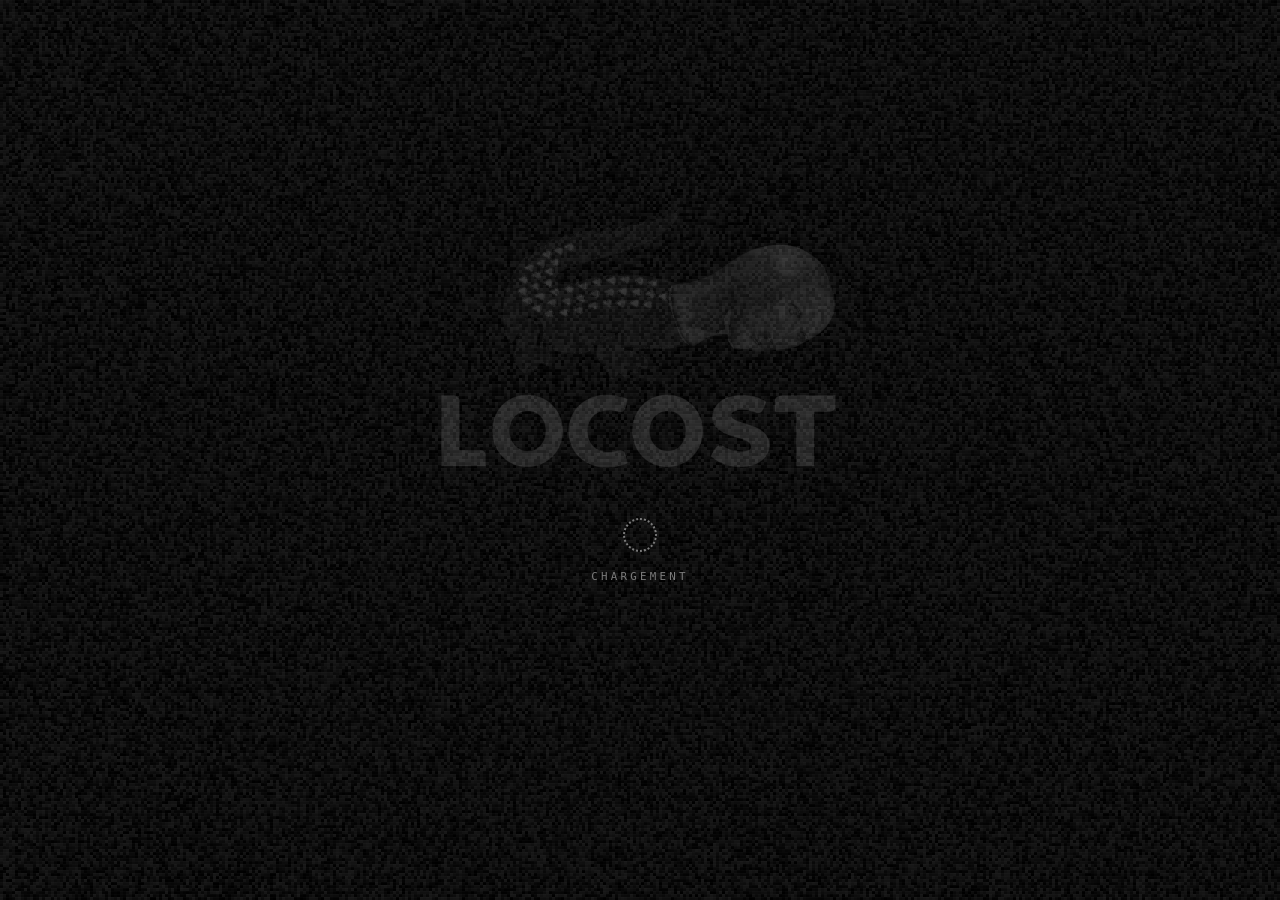
<file: index.html>
<!DOCTYPE html>
<html lang="fr">
  <head>
    <meta charset="UTF-8" />
    <meta name="viewport" content="width=device-width, initial-scale=1.0, viewport-fit=cover" />
    <title>Locost</title>
    <meta name="description" content="Locost : expériences immersives, jeux et rapports entre amis." />
    <meta name="theme-color" content="#000000" />
    <script>
      // Écran de démarrage (avec mot de passe) une fois par session seulement
      document.documentElement.classList.add('js');
      try { if (sessionStorage.getItem('locost-boot')) document.documentElement.classList.add('sans-boot'); } catch (e) {}
    </script>
    <link rel="stylesheet" href="/css/locost.css?v=7" />
  </head>
  <body>
    <div class="boot" role="dialog" aria-label="Connexion">
      <canvas class="bruit boot-bruit" aria-hidden="true"></canvas>
      <div class="filigrane" style="background-image: url('/assets/images/locost-gris.png')" aria-hidden="true"></div>
      <div class="boot-console">
        <div class="boot-attente" role="status">
          <span class="roue" aria-hidden="true"></span>
          <span>chargement</span>
        </div>
        <form class="boot-acces" autocomplete="off">
          <input class="boot-mdp" id="boot-mdp" type="password" placeholder="mot de passe" aria-label="Mot de passe" autocapitalize="off" spellcheck="false" />
          <button class="boot-entrer" type="submit" aria-live="polite">Entrer</button>
        </form>
      </div>
    </div>

    <div class="fond" aria-hidden="true">
      <canvas class="bruit"></canvas>
      <div class="filigrane" style="background-image: url('/assets/images/locost-gris.png')"></div>
    </div>

    <div class="visage" aria-hidden="true" style="background-image: url('/assets/images/locost.png')"></div>

    <header class="barre">
      <span class="point">connexion</span>
      <span><span class="connectes">3</span> connectés</span>
    </header>

    <main class="wrap">
      <h1 class="glitch" data-text="Liste des apps">Liste des apps</h1>
      <p
        class="terminal"
        data-lines="Connexion établie.|Trois apps détectées.|Sélectionnez une app pour continuer."
      ></p>

      <nav class="boutons" aria-label="Apps">
        <a class="bouton" href="/jeu/">P.R.O.T.O.C.O.L.E</a>
        <a class="bouton" href="/qui-ma-troll/">Qui m'a troll ?</a>
        <span class="bouton censure" aria-label="App censurée, bientôt disponible">
          <span class="masque" aria-hidden="true">██████████</span>
        </span>
      </nav>
    </main>
    <script src="/js/bruit.js?v=7"></script>
    <script src="/js/terminal.js?v=7"></script>
    <script src="/js/boot.js?v=7"></script>
    <script src="/js/accueil.js?v=7"></script>
  </body>
</html>
</file>
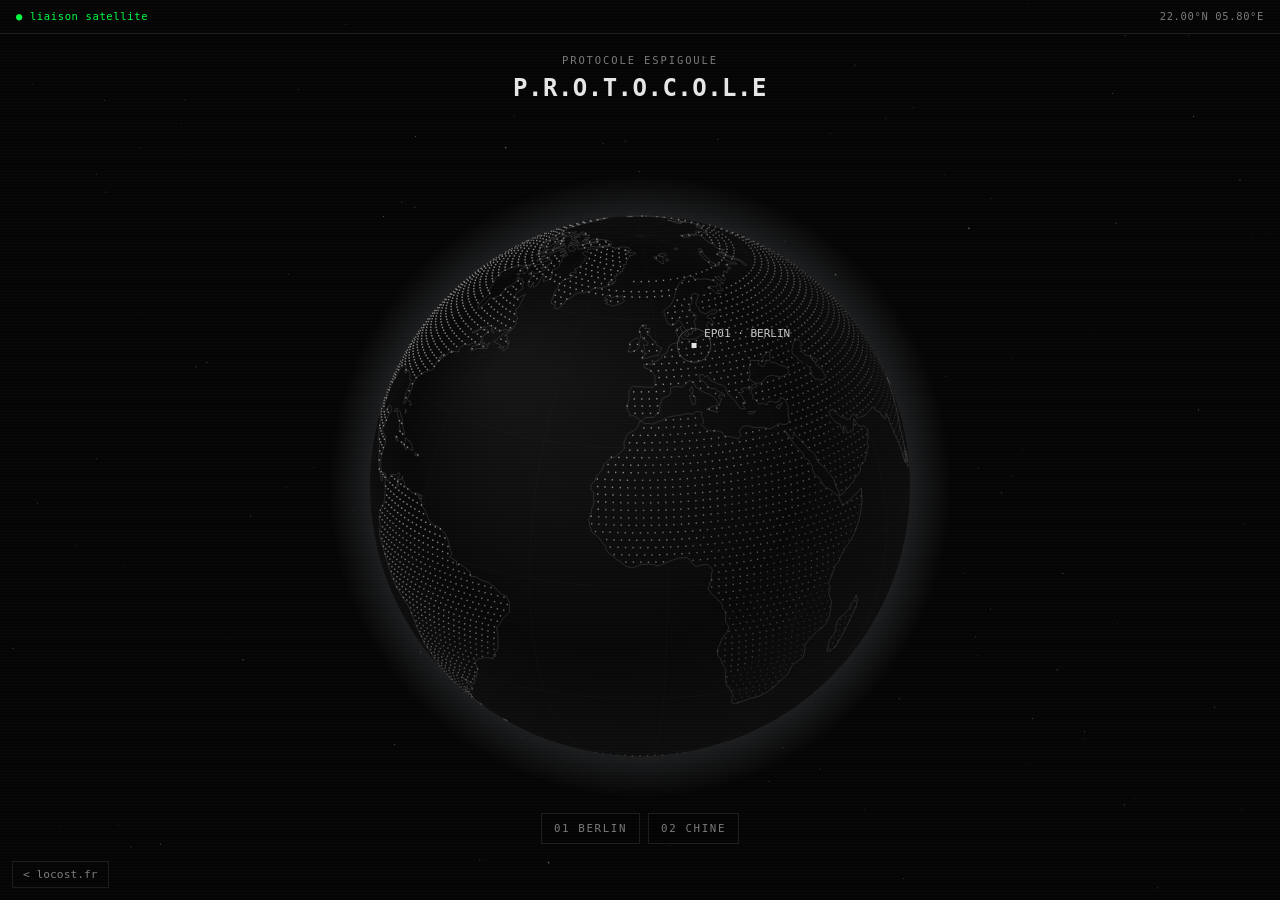
<file: jeu/index.html>
<!DOCTYPE html>
<html lang="fr">
  <head>
    <meta charset="UTF-8" />
    <meta name="viewport" content="width=device-width, initial-scale=1.0, viewport-fit=cover" />
    <title>P.R.O.T.O.C.O.L.E · Locost</title>
    <meta name="theme-color" content="#000000" />
    <link rel="stylesheet" href="/css/locost.css?v=7" />
    <link rel="stylesheet" href="/jeu/moteur/jeu.css?v=7" />
  </head>
  <body class="page-terre">
    <canvas class="terre" aria-hidden="true"></canvas>

    <header class="barre">
      <span class="point">liaison satellite</span>
      <span class="terre-coord" aria-hidden="true">--.--°N --.--°E</span>
    </header>

    <div class="terre-titre">
      <div class="eyebrow">Protocole Espigoule</div>
      <h1 class="glitch" data-text="P.R.O.T.O.C.O.L.E">P.R.O.T.O.C.O.L.E</h1>
    </div>

    <nav class="destinations" aria-label="Destinations"></nav>

    <aside class="destination" aria-live="polite" hidden></aside>

    <a class="retour" href="/">&lt; locost.fr</a>
    <script src="/jeu/episodes.js?v=2"></script>
    <script src="/jeu/moteur/terre.js?v=1"></script>
    <script src="/jeu/moteur/globe.js?v=2"></script>
  </body>
</html>
</file>
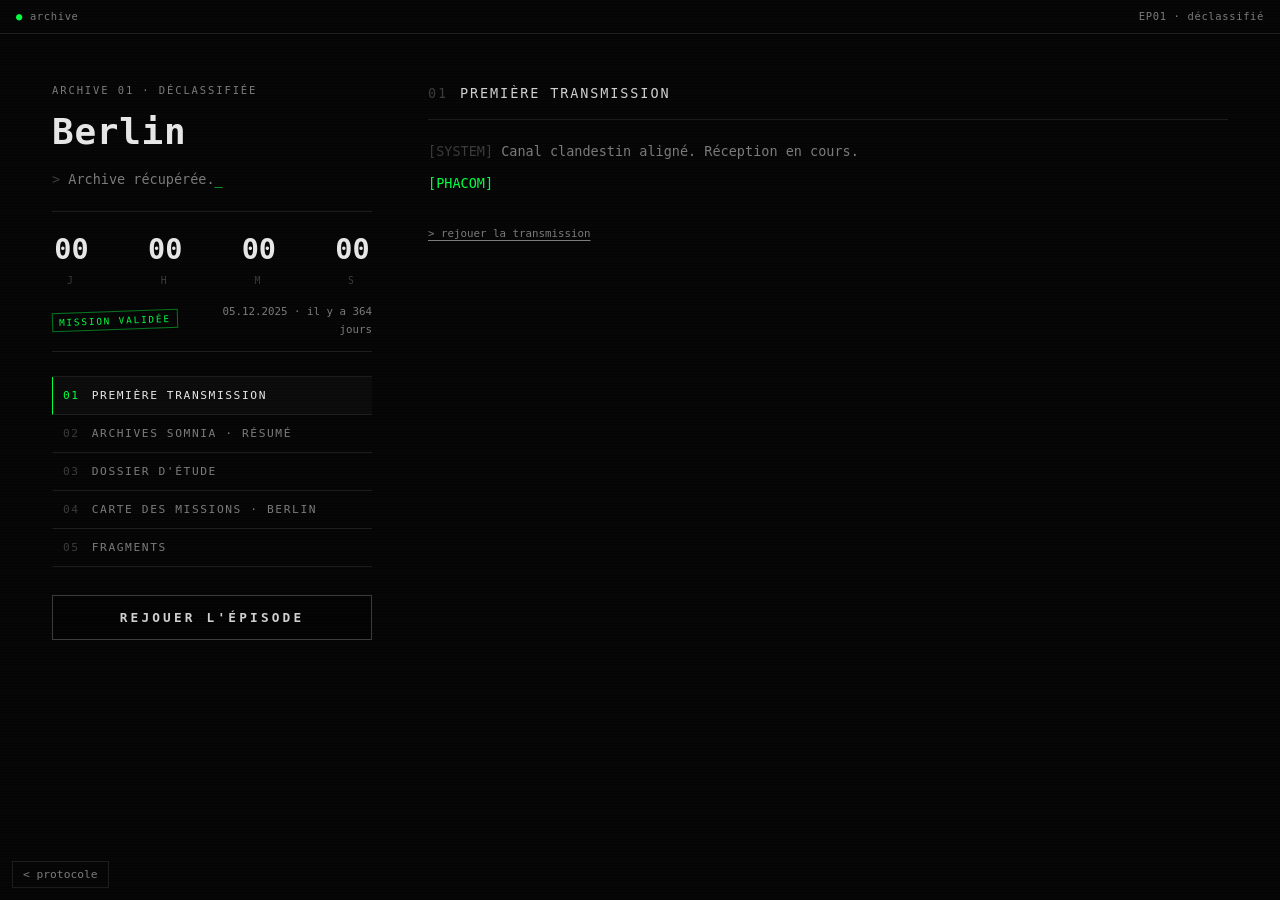
<file: jeu/ep01/index.html>
<!DOCTYPE html>
<html lang="fr">
  <head>
    <meta charset="UTF-8" />
    <meta name="viewport" content="width=device-width, initial-scale=1.0, viewport-fit=cover" />
    <title>EP01 · Berlin · Locost</title>
    <meta name="theme-color" content="#000000" />
    <link rel="stylesheet" href="/css/locost.css?v=7" />
    <link rel="stylesheet" href="/jeu/moteur/jeu.css?v=7" />
  </head>
  <body>
    <main class="fiche" id="fiche"></main>
    <a class="retour" href="/jeu/">&lt; protocole</a>
    <script src="/jeu/ep01/episode.js?v=7"></script>
    <script src="/jeu/moteur/archive.js?v=6"></script>
    <script src="/js/terminal.js?v=7"></script>
  </body>
</html>
</file>
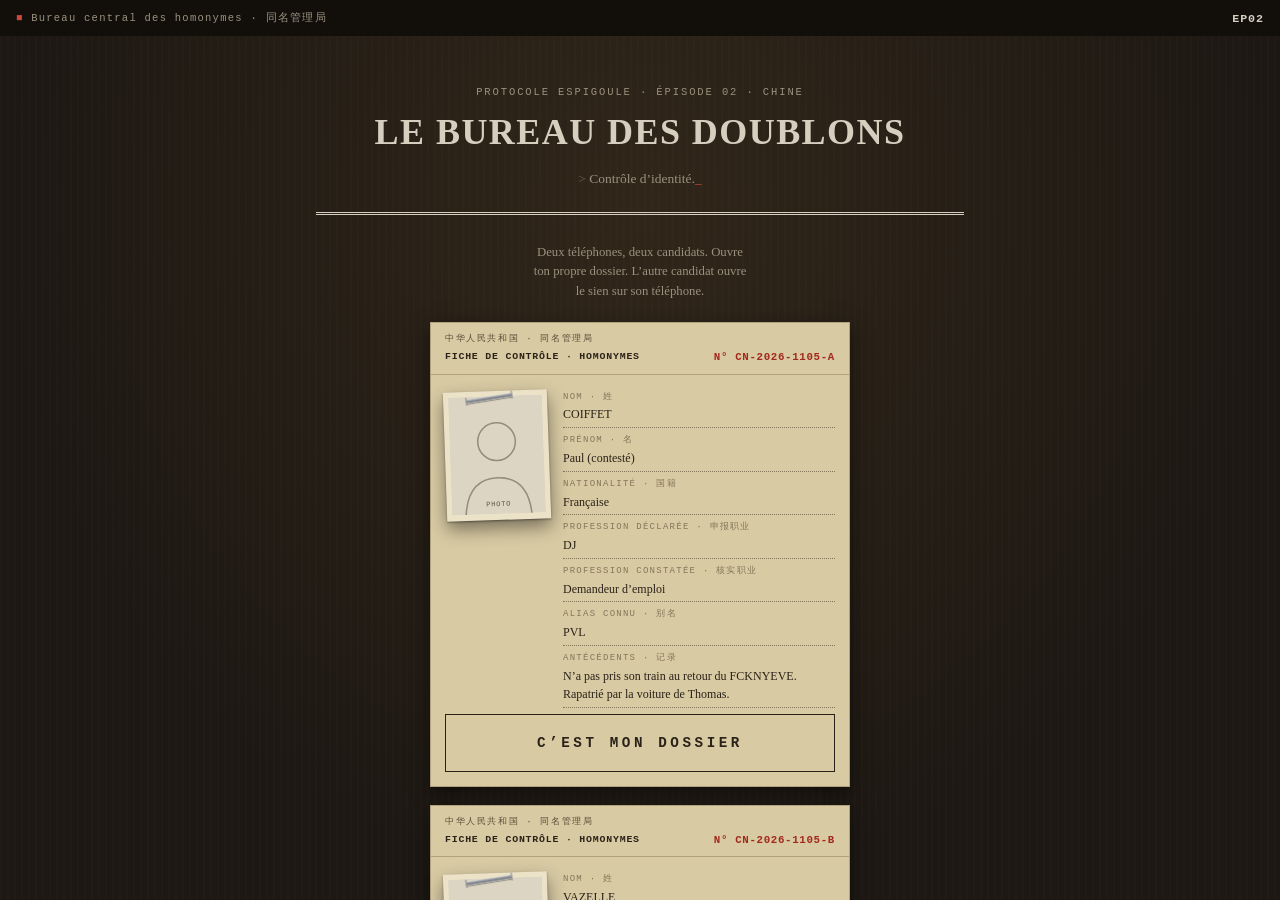
<file: jeu/ep02/index.html>
<!DOCTYPE html>
<html lang="fr">
  <head>
    <meta charset="UTF-8" />
    <meta name="viewport" content="width=device-width, initial-scale=1.0, viewport-fit=cover" />
    <title>EP02 · Le Bureau des Doublons · Locost</title>
    <meta name="theme-color" content="#0f0e0c" />
    <link rel="stylesheet" href="/css/locost.css?v=7" />
    <link rel="stylesheet" href="/jeu/moteur/jeu.css?v=7" />
    <link rel="stylesheet" href="/jeu/ep02/bureau.css?v=14" />
  </head>
  <body class="bureau">
    <main class="fiche jeu" id="jeu"></main>
    <a class="retour" href="/jeu/">&lt; protocole</a>
    <script src="/jeu/ep02/episode.js?v=14"></script>
    <script src="/jeu/ep02/carte.js?v=1"></script>
    <script src="/jeu/moteur/missions.js?v=15"></script>
    <script src="/js/terminal.js?v=7"></script>
    <script>
      // Hors ligne : l'épisode reste jouable sans réseau une fois ouvert (pare-feu, métro, avion)
      if ('serviceWorker' in navigator) navigator.serviceWorker.register('/jeu/ep02/sw.js').catch(() => {});
    </script>
  </body>
</html>
</file>
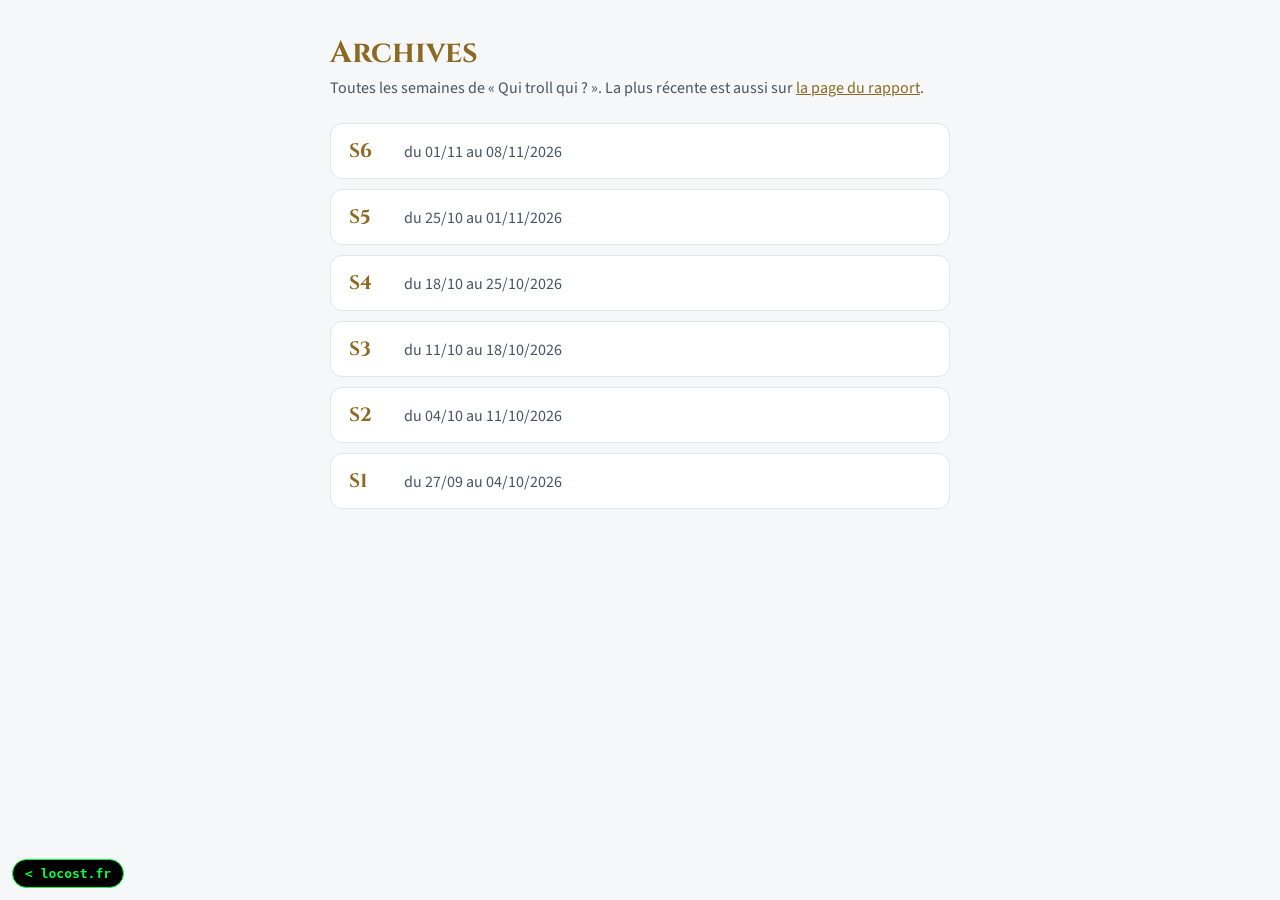
<file: qui-ma-troll/archives/index.html>
<!doctype html><html lang="fr"><head><meta charset="utf-8">
<meta name="viewport" content="width=device-width,initial-scale=1"><title>Archives · Qui troll qui ?</title>
<link rel="preconnect" href="https://fonts.googleapis.com"><link rel="preconnect" href="https://fonts.gstatic.com" crossorigin>
<link rel="stylesheet" href="https://fonts.googleapis.com/css2?family=Cinzel:wght@600;700&family=Source+Sans+3:wght@400;600;700&display=swap">
<style>
:root{--bg:#f6f7f9;--panel:#fff;--fg:#10151d;--fg2:#4b5463;--gold:#8a6a24;--line:#e2e5ea}
@media (prefers-color-scheme:dark){:root{--bg:#0b0f15;--panel:#131a24;--fg:#eef1f5;--fg2:#a3acba;--gold:#c8aa6e;--line:#232c39;color-scheme:dark}}
body{margin:0;background:var(--bg);color:var(--fg);font:16px 'Source Sans 3',system-ui,sans-serif}
main{max-width:620px;margin:0 auto;padding:32px 16px 80px}
h1{font:700 1.9rem Cinzel,serif;color:var(--gold);margin:0 0 4px}
p{color:var(--fg2);margin:0 0 24px}
p a{color:var(--gold)}
ul{list-style:none;padding:0;margin:0;display:grid;gap:10px}
li a{display:flex;gap:16px;align-items:baseline;padding:14px 18px;background:var(--panel);border:1px solid var(--line);
border-radius:12px;color:var(--fg);text-decoration:none}
li a:hover{border-color:var(--gold)}
.num{font:700 1.2rem Cinzel,serif;color:var(--gold);min-width:3ch}
.dates{color:var(--fg2)}
</style></head><body><main>
<h1>Archives</h1>
<p>Toutes les semaines de « Qui troll qui ? ». La plus récente est aussi sur <a href="/qui-ma-troll/">la page du rapport</a>.</p>
<ul>
<li><a href="/qui-ma-troll/archives/S6/"><span class="num">S6</span><span class="dates">du 01/11 au 08/11/2026</span></a></li>
<li><a href="/qui-ma-troll/archives/S5/"><span class="num">S5</span><span class="dates">du 25/10 au 01/11/2026</span></a></li>
<li><a href="/qui-ma-troll/archives/S4/"><span class="num">S4</span><span class="dates">du 18/10 au 25/10/2026</span></a></li>
<li><a href="/qui-ma-troll/archives/S3/"><span class="num">S3</span><span class="dates">du 11/10 au 18/10/2026</span></a></li>
<li><a href="/qui-ma-troll/archives/S2/"><span class="num">S2</span><span class="dates">du 04/10 au 11/10/2026</span></a></li>
<li><a href="/qui-ma-troll/archives/S1/"><span class="num">S1</span><span class="dates">du 27/09 au 04/10/2026</span></a></li>
</ul>
</main>
<a href="/" style="position:fixed;left:12px;bottom:12px;z-index:50;padding:6px 12px;border:1px solid #00ff41;border-radius:999px;background:#000;color:#00ff41;font:600 13px ui-monospace,Menlo,monospace;text-decoration:none">&lt; locost.fr</a>
</body></html>
</file>
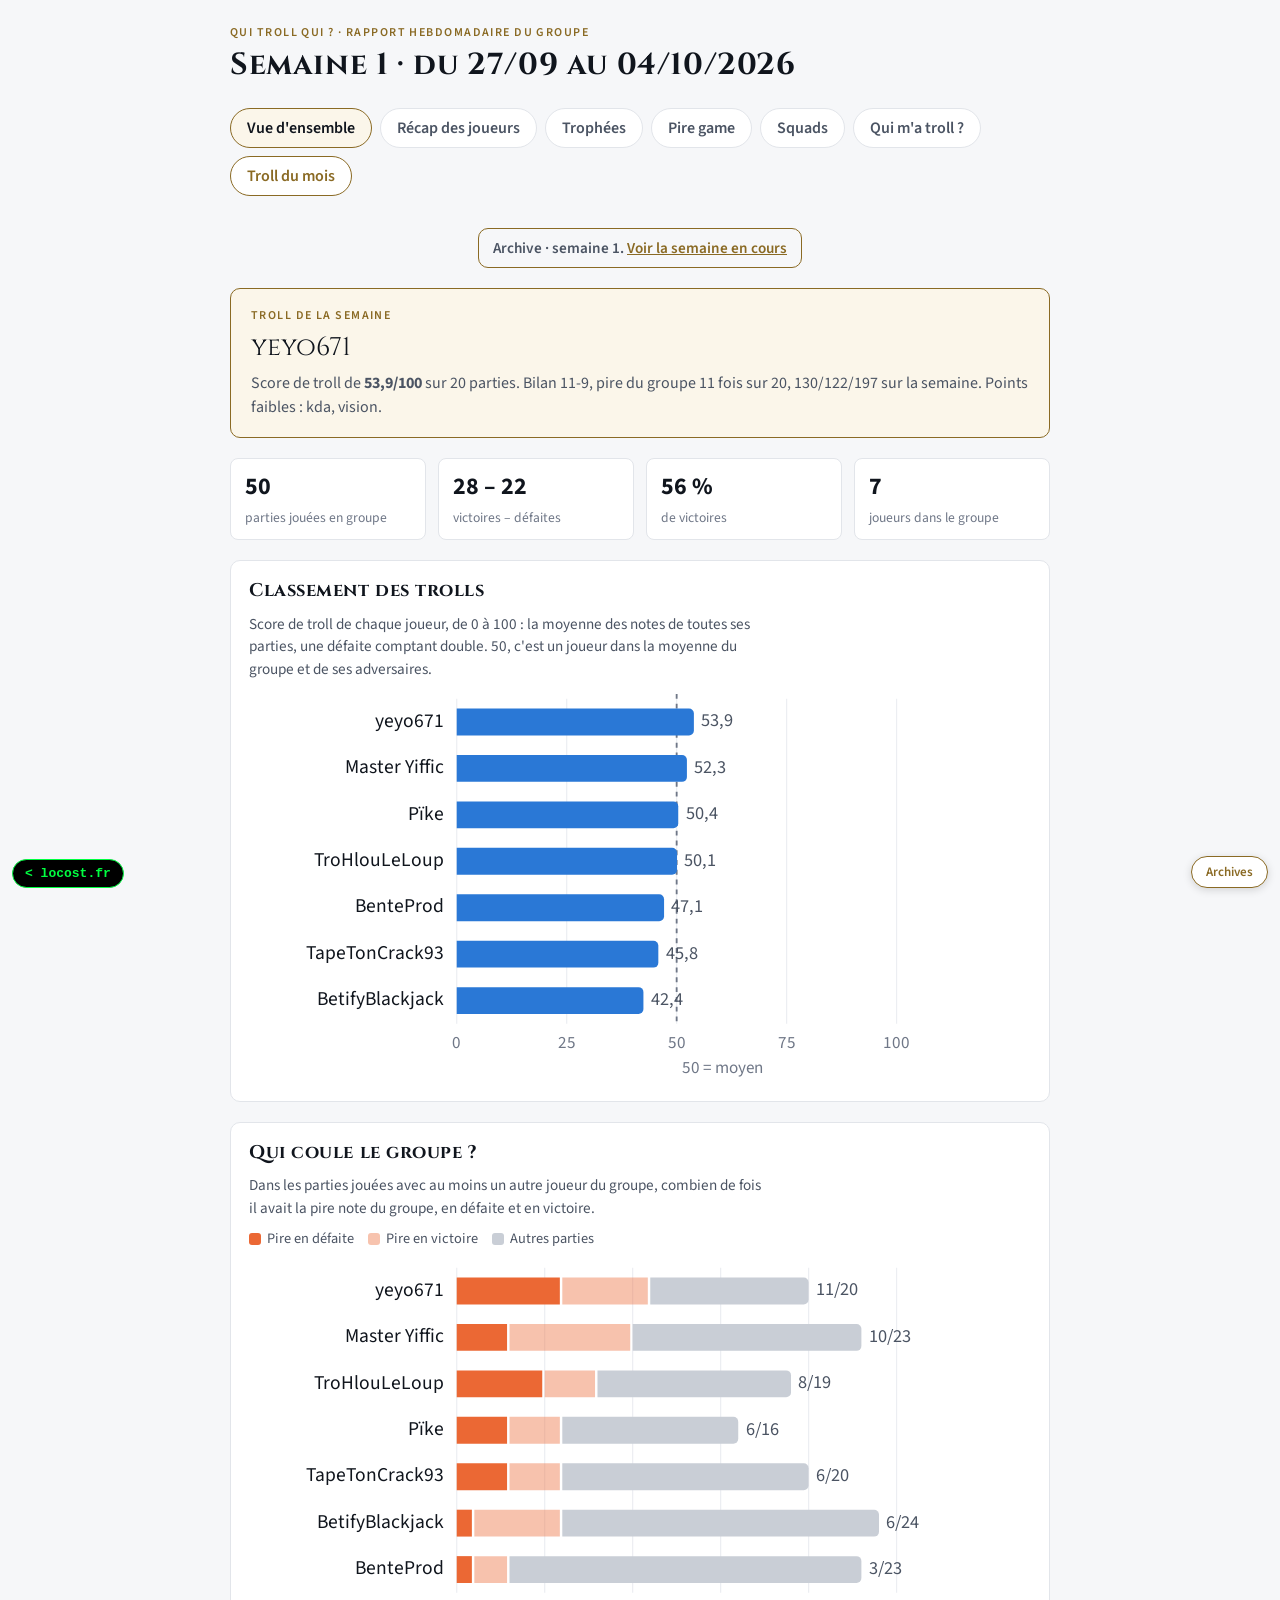
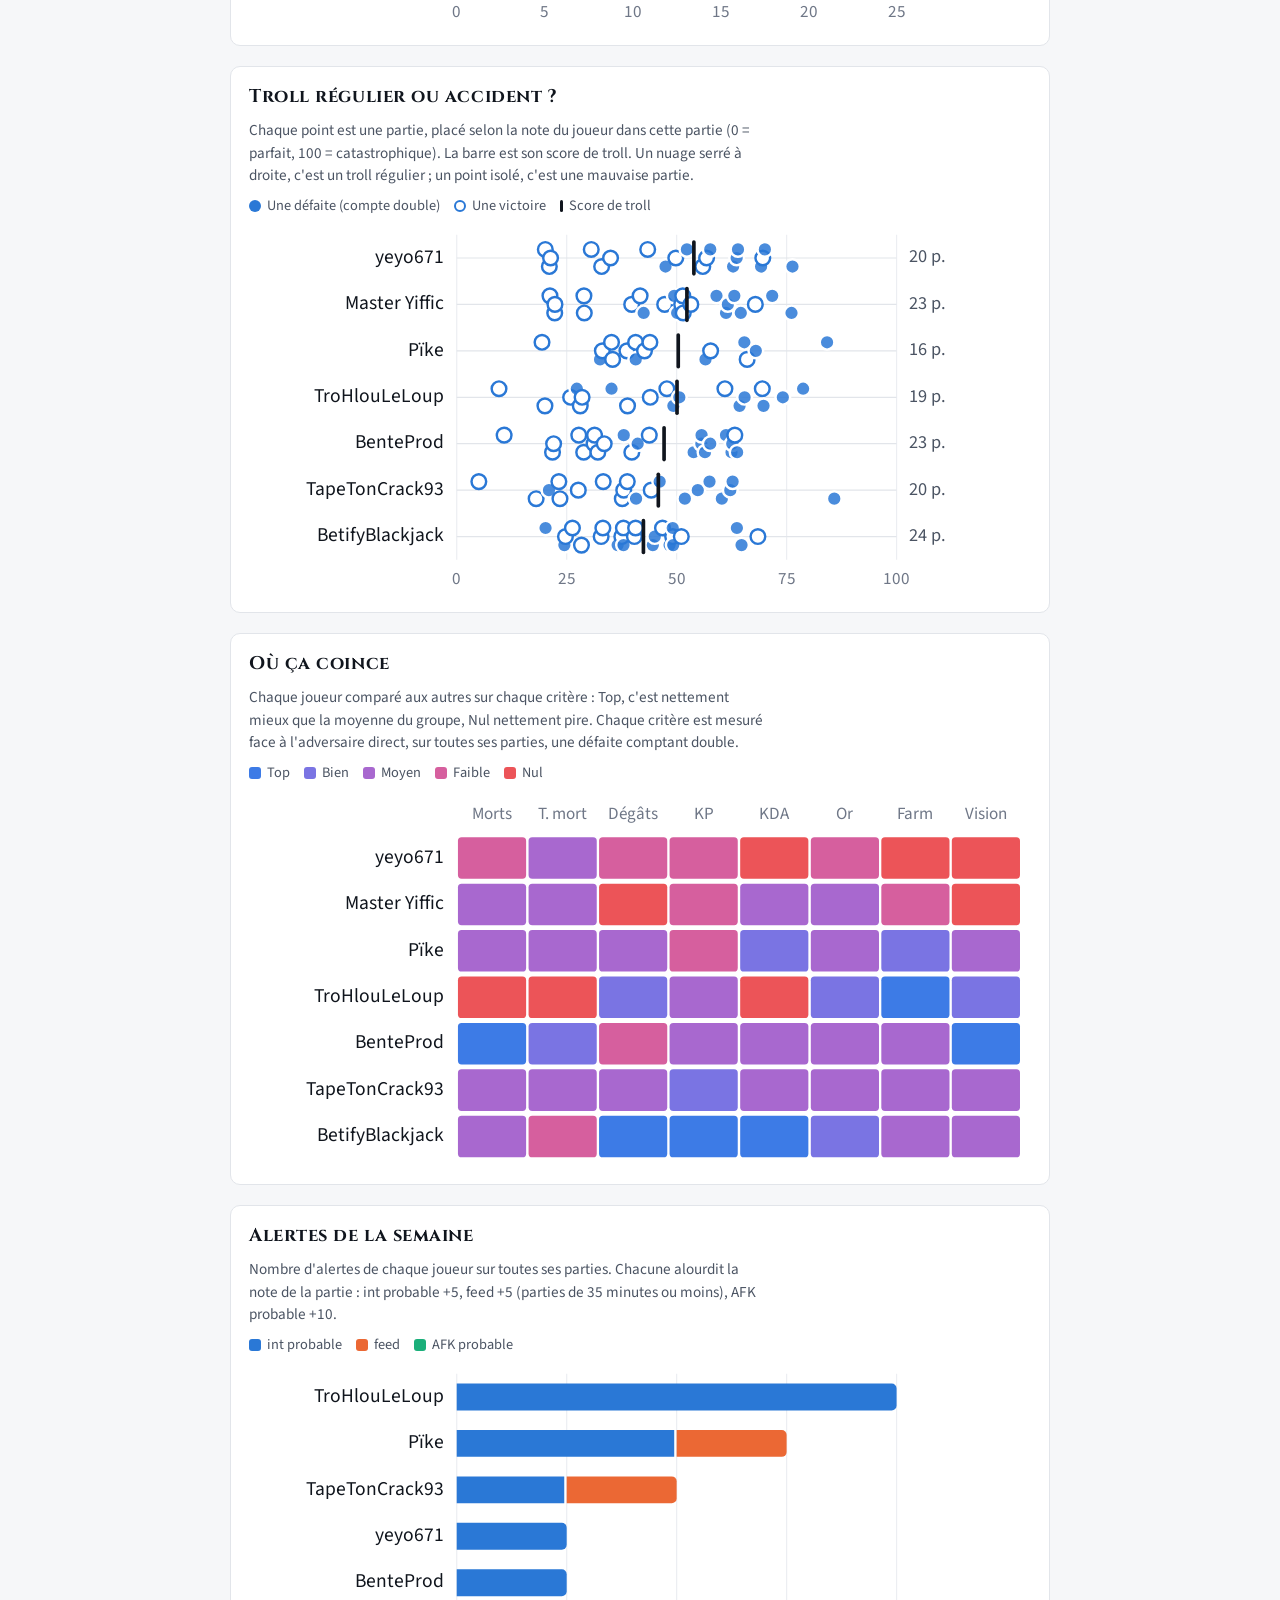
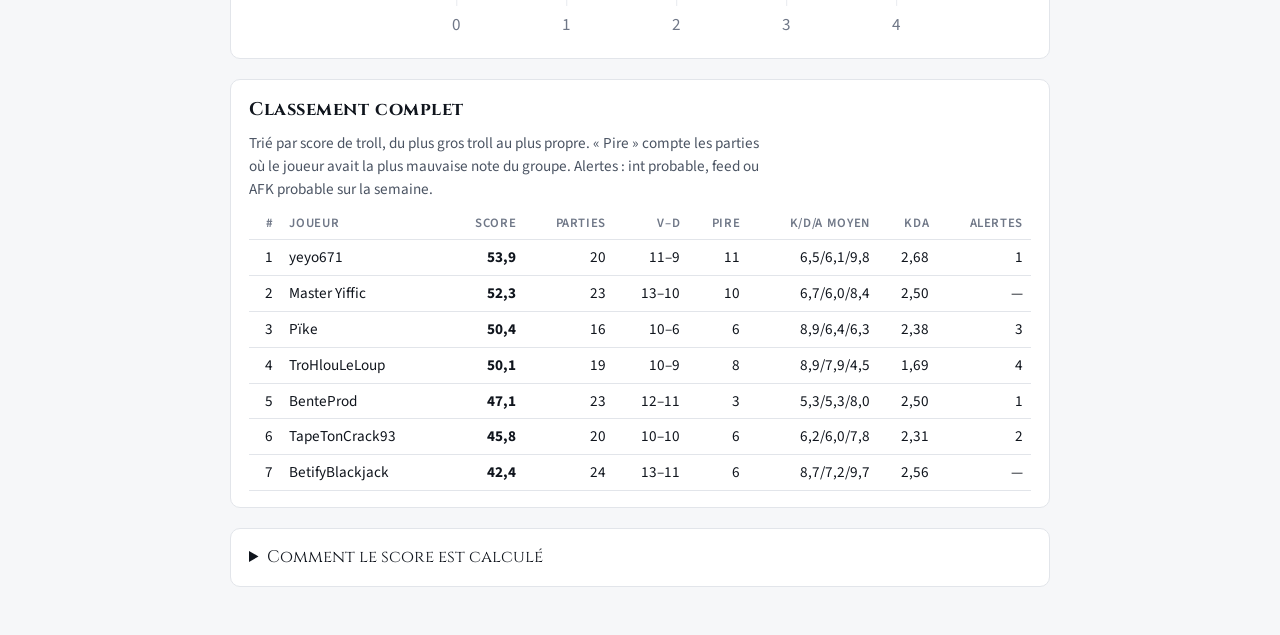
<file: qui-ma-troll/archives/S1/index.html>
<!doctype html><html lang="fr"><head><meta charset=utf8><meta name=viewport content="width=device-width,initial-scale=1,viewport-fit=cover"><style>:root{color-scheme:light;box-sizing:border-box;padding-top:env(safe-area-inset-top,0px);padding-bottom:env(safe-area-inset-bottom,0px)}html{scroll-padding-top:env(safe-area-inset-top,0px)}body{margin:0;padding:0;font:14px -apple-system,BlinkMacSystemFont,sans-serif;background:#faf9f5;color:#141413}img{max-width:100%}[hidden]:not([hidden=until-found i]){display:none!important}</style><style>/* locost.fr : onglets-liens (Troll du mois, Archives) ajoutés à l'emballage du rapport */nav.onglets a.onglet-lien{font:600 1rem var(--body);padding:8px 16px;border-radius:999px;text-decoration:none;border:1px solid var(--gold);color:var(--gold);background:var(--panel)}nav.onglets a.onglet-lien:hover{color:var(--fg);background:var(--accent-bg)}.bandeau-archive{max-width:760px;margin:12px auto 0;padding:8px 14px;border:1px solid var(--gold);border-radius:10px;font:600 .95rem var(--body);color:var(--fg2);text-align:center}.bandeau-archive a{color:var(--gold)}.bouton-archives{position:fixed;right:12px;bottom:12px;z-index:50;padding:6px 14px;border:1px solid var(--gold);border-radius:999px;background:var(--panel);color:var(--gold);font:600 13px var(--body);text-decoration:none;box-shadow:0 2px 8px rgba(0,0,0,.15)}.bouton-archives:hover{background:var(--accent-bg)}</style></head><body>
<title>Qui troll qui ?</title><link rel="preconnect" href="https://fonts.googleapis.com"><link rel="preconnect" href="https://fonts.gstatic.com" crossorigin><link rel="stylesheet" href="https://fonts.googleapis.com/css2?family=Cinzel:wght@600;700&family=Source+Sans+3:wght@400;600;700&display=swap"><style>
:root {
  /* Mise en page : deux onglets, une colonne de lecture, or Hextech en accent. */
  --bg: #f6f7f9; --panel: #ffffff; --fg: #10151d; --fg2: #4b5463; --muted: #6f7787;
  --line: #e2e5ea; --grid: #eceef2; --gold: #8a6a24; --accent-bg: #fbf6ea;
  --s1: #2a78d6; --s2: #eb6834; --s3: #1baf7a; --neutre: #c9ced6; --pos: #2a78d6; --neg: #e34948;
  --v1: #1c7f4f; --v2: #2a78d6; --v3: #6f7787; --v4: #c25b12; --v5: #c93434;
  --n1: #3d7be6; --n2: #7a74e3; --n3: #a868cf; --n4: #d65f9e; --n5: #ec5458;
  --display: "Cinzel", "Trajan Pro", Georgia, serif;
  --body: "Source Sans 3", "Segoe UI", system-ui, sans-serif;
}
@media (prefers-color-scheme: dark) { :root:not([data-theme="light"]) {
  --bg: #0b1017; --panel: #121923; --fg: #eef1f5; --fg2: #b3bccb; --muted: #8590a2;
  --line: #222c39; --grid: #1c2531; --gold: #c8aa6e; --accent-bg: #1a1a14;
  --s1: #3987e5; --s2: #d95926; --s3: #199e70; --neutre: #3a4452; --pos: #3987e5; --neg: #e66767;
  --v1: #3fbf7f; --v2: #5598e7; --v3: #9aa3b2; --v4: #e8833a; --v5: #ef6b6b;
  --n1: #4a86ee; --n2: #8580ea; --n3: #b274d8; --n4: #de6ba8; --n5: #f06266;
  color-scheme: dark; } }
:root[data-theme="dark"] {
  --bg: #0b1017; --panel: #121923; --fg: #eef1f5; --fg2: #b3bccb; --muted: #8590a2;
  --line: #222c39; --grid: #1c2531; --gold: #c8aa6e; --accent-bg: #1a1a14;
  --s1: #3987e5; --s2: #d95926; --s3: #199e70; --neutre: #3a4452; --pos: #3987e5; --neg: #e66767;
  --v1: #3fbf7f; --v2: #5598e7; --v3: #9aa3b2; --v4: #e8833a; --v5: #ef6b6b;
  --n1: #4a86ee; --n2: #8580ea; --n3: #b274d8; --n4: #de6ba8; --n5: #f06266;
  color-scheme: dark; }
body { background: var(--bg); color: var(--fg); font: 16px/1.5 var(--body); }
main { max-width: 820px; margin: 0 auto; padding-inline: 16px; padding-block: 24px 48px;
  display: flex; flex-direction: column; gap: 20px; }
.page { display: flex; flex-direction: column; gap: 20px; }
[hidden] { display: none !important; }
h1, h2 { font-family: var(--display); text-wrap: balance; margin: 0; }
h1 { font-size: 1.9rem; letter-spacing: .02em; }
h2 { font-size: 1.15rem; letter-spacing: .03em; }
.eyebrow { text-transform: uppercase; letter-spacing: .12em; font-size: .75rem; color: var(--gold); font-weight: 600; }
nav.onglets { display: flex; gap: 8px; flex-wrap: wrap; }
nav.onglets button { font: 600 1rem var(--body); padding: 8px 16px; border-radius: 999px; cursor: pointer;
  border: 1px solid var(--line); background: var(--panel); color: var(--fg2); }
nav.onglets button[aria-selected="true"] { border-color: var(--gold); color: var(--fg); background: var(--accent-bg); }
.hero { background: var(--accent-bg); border: 1px solid var(--gold); border-radius: 10px; padding: 18px 20px; }
.hero .nom { font-family: var(--display); font-size: 1.6rem; margin: 4px 0; }
.hero p { margin: 0; color: var(--fg2); }
.chiffres { display: grid; grid-template-columns: repeat(auto-fit, minmax(150px, 1fr)); gap: 12px; }
.chiffre { background: var(--panel); border: 1px solid var(--line); border-radius: 8px; padding: 10px 14px; }
.chiffre b { display: block; font-size: 1.5rem; font-variant-numeric: tabular-nums; }
.chiffre span { color: var(--muted); font-size: .85rem; }
section.carte { background: var(--panel); border: 1px solid var(--line); border-radius: 10px; padding: 16px 18px;
  display: flex; flex-direction: column; gap: 8px; min-width: 0; }
section.carte p.aide { margin: 0; color: var(--fg2); font-size: .95rem; max-width: 65ch; }
.scroll { overflow-x: auto; }
svg { width: 100%; min-width: 480px; height: auto; display: block; font-family: var(--body); color: var(--fg); }
svg .lbl { fill: var(--fg); font-size: 16px; }
svg .val { fill: var(--fg2); font-size: 15px; font-variant-numeric: tabular-nums; }
svg .tick { fill: var(--muted); font-size: 14px; }
svg .cell { font-size: 16px; font-weight: 600; font-variant-numeric: tabular-nums; pointer-events: none; }
svg .n1 { fill: var(--n1); } svg .n2 { fill: var(--n2); } svg .n3 { fill: var(--n3); }
svg .n4 { fill: var(--n4); } svg .n5 { fill: var(--n5); }
svg .tn1, svg .tn5 { fill: #ffffff; } svg .tn2, svg .tn4 { fill: #0b0b0b; } svg .tn3 { fill: var(--fg); }
svg .grid { stroke: var(--grid); stroke-width: 1; }
svg .rail { stroke: var(--line); stroke-width: 1; }
svg .ref { stroke: var(--muted); stroke-width: 1.5; stroke-dasharray: 4 4; }
svg .axe { stroke: var(--fg2); stroke-width: 1.5; }
svg .b1 { fill: var(--s1); } svg .b2 { fill: var(--s2); } svg .b3 { fill: var(--s3); }
svg .bn { fill: var(--neutre); } svg .bpos { fill: var(--pos); } svg .bneg { fill: var(--neg); }
svg .pt { fill: var(--s1); stroke: var(--panel); stroke-width: 2; fill-opacity: .85; }
svg .ptv { fill: var(--panel); stroke: var(--s1); stroke-width: 2; }
svg .b2v { fill: var(--s2); fill-opacity: .4; }
svg .moy { stroke: var(--fg); stroke-width: 3; stroke-linecap: round; }
svg [data-tip]:hover { opacity: .8; }
.legende { display: flex; flex-wrap: wrap; gap: 14px; font-size: .9rem; color: var(--fg2); }
.legende span { display: inline-flex; align-items: center; gap: 6px; }
.sw { width: 12px; height: 12px; border-radius: 3px; display: inline-block; }
.sw.b1 { background: var(--s1); } .sw.b2 { background: var(--s2); } .sw.b3 { background: var(--s3); }
.sw.bn { background: var(--neutre); } .sw.bpos { background: var(--pos); } .sw.bneg { background: var(--neg); }
.sw.n1 { background: var(--n1); } .sw.n2 { background: var(--n2); } .sw.n3 { background: var(--n3); }
.sw.n4 { background: var(--n4); } .sw.n5 { background: var(--n5); }
.sw.pt { background: var(--s1); border-radius: 50%; }
.sw.ptv { border: 2px solid var(--s1); border-radius: 50%; box-sizing: border-box; }
.sw.b2v { background: color-mix(in srgb, var(--s2) 40%, transparent); } .sw.moy { background: var(--fg); width: 3px; }
table { border-collapse: collapse; width: 100%; font-size: .95rem; font-variant-numeric: tabular-nums; }
th, td { text-align: left; padding: 6px 8px; border-bottom: 1px solid var(--line); white-space: nowrap; }
th { color: var(--muted); font-weight: 600; font-size: .8rem; text-transform: uppercase; letter-spacing: .05em; }
td.n, th.n { text-align: right; }
td.fort { font-weight: 700; }
details summary { cursor: pointer; font-family: var(--display); font-size: 1.05rem; }
details p, details li { color: var(--fg2); font-size: .95rem; max-width: 65ch; }
.vide { color: var(--muted); margin: 0; }
.fiches { display: grid; grid-template-columns: repeat(auto-fill, minmax(320px, 1fr)); gap: 14px; }
.fiche { background: var(--panel); border: 1px solid var(--line); border-radius: 10px; padding: 16px 18px;
  display: flex; flex-direction: column; gap: 10px; min-width: 0; }
.fiche-tete { display: flex; justify-content: space-between; align-items: flex-start; gap: 12px; }
.fiche-nom { font-family: var(--display); font-size: 1.3rem; font-weight: 700; overflow-wrap: anywhere; }
.fiche-sous { color: var(--muted); font-size: .88rem; }
.note { display: flex; align-items: baseline; gap: 2px; font-variant-numeric: tabular-nums; }
.note b { font-size: 2.2rem; line-height: 1; }
.note span { color: var(--muted); }
.verdict { font-weight: 700; font-size: .85rem; text-transform: uppercase; letter-spacing: .08em; }
.v1 { color: var(--v1); } .v2 { color: var(--v2); } .v3 { color: var(--v3); } .v4 { color: var(--v4); } .v5 { color: var(--v5); }
.avis { margin: 0; color: var(--fg); font-style: italic; }
dl.stats { display: grid; grid-template-columns: repeat(auto-fit, minmax(120px, 1fr)); gap: 8px 10px; margin: 0; }
dl.stats div { min-width: 0; }
dl.stats dt { color: var(--muted); font-size: .75rem; text-transform: uppercase; letter-spacing: .04em; }
dl.stats dd { margin: 0; font-weight: 600; font-variant-numeric: tabular-nums; white-space: nowrap; }
.pf { margin: 0; display: flex; flex-wrap: wrap; gap: 6px 14px; font-size: .92rem; }
.plus { color: var(--v1); } .moins { color: var(--v4); }
.trophees { display: grid; grid-template-columns: repeat(auto-fill, minmax(260px, 1fr)); gap: 14px; }
.trophee { background: var(--panel); border: 1px solid var(--line); border-radius: 12px; padding: 18px 20px;
  display: flex; flex-direction: column; gap: 8px; min-width: 0; }
.trophee-titre { text-transform: uppercase; letter-spacing: .1em; font-size: .78rem; font-weight: 700; color: var(--gold); }
.trophee-nom { font-family: var(--display); font-size: 1.5rem; font-weight: 700; line-height: 1.15; overflow-wrap: anywhere; }
.trophee-chiffre { display: flex; align-items: baseline; gap: 8px; flex-wrap: wrap; }
.trophee-chiffre b { font-size: 1.6rem; line-height: 1; color: var(--v5); font-variant-numeric: tabular-nums; }
.trophee-chiffre span { color: var(--fg2); font-size: .9rem; }
.trophee-pique { margin: 0; font-style: italic; color: var(--fg2); font-size: .95rem; }
.podium { list-style: none; margin: 4px 0 0; padding: 10px 0 0; border-top: 1px solid var(--line);
  display: flex; flex-direction: column; gap: 4px; font-size: .9rem; color: var(--muted); }
.podium li { display: grid; grid-template-columns: 1.4em 1fr auto; gap: 8px; }
.podium .qui { overflow-wrap: anywhere; color: var(--fg2); }
.podium .combien { font-variant-numeric: tabular-nums; }
.pire-hero { border-color: var(--n5); background: color-mix(in srgb, var(--n5) 8%, var(--panel)); }
.pire-hero .eyebrow { color: var(--n5); }
.pire-kda { font-size: 2.6rem; font-weight: 700; line-height: 1.1; color: var(--n5); font-variant-numeric: tabular-nums; margin-bottom: 6px; }
.pire-hero p + p { margin-top: 4px; }
.autopsie p { margin: 0; max-width: 65ch; }
.verdict-pire p { color: var(--fg); font-size: 1.1rem; font-style: italic; margin-top: 4px; }
.choix-joueur { display: flex; align-items: center; gap: 10px; flex-wrap: wrap; color: var(--fg2); font-weight: 600; }
.choix-joueur select { font: inherit; color: var(--fg); background: var(--accent-bg); border: 1px solid var(--gold); border-radius: 8px; padding: 8px 12px; min-width: 200px; }
.bascule { display: inline-flex; border: 1px solid var(--line); border-radius: 999px; padding: 3px; gap: 3px; background: var(--panel); align-self: flex-start; }
.bascule button { font: 600 .95rem var(--body); border: 0; border-radius: 999px; padding: 6px 14px; background: none; color: var(--fg2); cursor: pointer; }
.bascule button[aria-selected="true"] { background: var(--accent-bg); color: var(--fg); box-shadow: inset 0 0 0 1px var(--gold); }
.vue { display: flex; flex-direction: column; gap: 20px; }
.aide-vue { margin: 0; color: var(--fg2); }
.duo-tetes { display: grid; grid-template-columns: repeat(auto-fit, minmax(260px, 1fr)); gap: 14px; }
.hero-maudit { border-color: var(--n5); background: color-mix(in srgb, var(--n5) 8%, var(--panel)); }
.hero-maudit .eyebrow { color: var(--n5); }
table.partenaires td { white-space: normal; }
table.partenaires .detail { color: var(--muted); font-size: .85rem; margin-left: 4px; }
ol.squads { list-style: none; margin: 0; padding: 0; display: flex; flex-direction: column; }
ol.squads li { display: flex; justify-content: space-between; align-items: center; gap: 12px; padding: 10px 0; border-bottom: 1px solid var(--line); }
ol.squads li:last-child { border-bottom: 0; }
.squad-noms { font-weight: 600; overflow-wrap: anywhere; }
.squad-bilan { display: flex; flex-direction: column; align-items: flex-end; font-variant-numeric: tabular-nums; white-space: nowrap; }
.squad-bilan b { font-size: 1.2rem; } .squad-bilan span { color: var(--muted); font-size: .85rem; }
#tip { position: fixed; pointer-events: none; background: var(--fg); color: var(--bg); font-size: .85rem;
  padding: 6px 9px; border-radius: 6px; max-width: 280px; z-index: 10; }
:focus-visible { outline: 2px solid var(--gold); outline-offset: 2px; }
</style><main><header><div class="eyebrow">Qui troll qui ? · rapport hebdomadaire du groupe</div><h1>Semaine 1 · du 27/09 au 04/10/2026</h1></header><nav class="onglets" aria-label="Pages du rapport"><button type="button" id="onglet-troll" data-page="troll" aria-selected="true">Vue d'ensemble</button><button type="button" id="onglet-recap" data-page="recap" aria-selected="false">Récap des joueurs</button><button type="button" id="onglet-trophees" data-page="trophees" aria-selected="false">Trophées</button><button type="button" id="onglet-pire" data-page="pire" aria-selected="false">Pire game</button><button type="button" id="onglet-squads" data-page="squads" aria-selected="false">Squads</button><button type="button" id="onglet-moi" data-page="moi" aria-selected="false">Qui m'a troll ?</button><a class="onglet-lien" href="/qui-ma-troll/troll-du-mois/">Troll du mois</a></nav><div class="bandeau-archive">Archive · semaine 1. <a href="/qui-ma-troll/">Voir la semaine en cours</a></div><div class="page" id="troll"><div class="hero"><div class="eyebrow">Troll de la semaine</div><div class="nom">yeyo671</div><p>Score de troll de <b>53,9/100</b> sur 20 parties. Bilan 11-9, pire du groupe 11 fois sur 20, 130/122/197 sur la semaine. Points faibles : kda, vision.</p></div><div class="chiffres"><div class="chiffre"><b>50</b><span>parties jouées en groupe</span></div><div class="chiffre"><b>28 – 22</b><span>victoires – défaites</span></div><div class="chiffre"><b>56 %</b><span>de victoires</span></div><div class="chiffre"><b>7</b><span>joueurs dans le groupe</span></div></div><section class="carte"><h2>Classement des trolls</h2><p class="aide">Score de troll de chaque joueur, de 0 à 100 : la moyenne des notes de toutes ses parties, une défaite comptant double. 50, c'est un joueur dans la moyenne du groupe et de ses adversaires.</p><div class="scroll"><svg viewBox="0 0 640 324" role="img" aria-label="Score de troll par joueur"><line x1="170.0" x2="170.0" y1="8" y2="274" class="grid"/><text x="170.0" y="294" text-anchor="middle" class="tick">0</text><line x1="260.0" x2="260.0" y1="8" y2="274" class="grid"/><text x="260.0" y="294" text-anchor="middle" class="tick">25</text><line x1="350.0" x2="350.0" y1="8" y2="274" class="grid"/><text x="350.0" y="294" text-anchor="middle" class="tick">50</text><line x1="440.0" x2="440.0" y1="8" y2="274" class="grid"/><text x="440.0" y="294" text-anchor="middle" class="tick">75</text><line x1="530.0" x2="530.0" y1="8" y2="274" class="grid"/><text x="530.0" y="294" text-anchor="middle" class="tick">100</text><line x1="350.0" x2="350.0" y1="4" y2="274" class="ref"/><text x="160" y="27.0" text-anchor="end" dominant-baseline="middle" class="lbl">yeyo671</text><path d="M170.0,16.0 h190.1 a4,4 0 0 1 4,4 v14.0 a4,4 0 0 1 -4,4 h-190.1 z" class="b1" data-tip="yeyo671#7309 · score de troll 53,9/100 sur 20 parties (bilan 11-9)"/><text x="370.1" y="27.0" dominant-baseline="middle" class="val">53,9</text><text x="160" y="65.0" text-anchor="end" dominant-baseline="middle" class="lbl">Master Yiffic</text><path d="M170.0,54.0 h184.4 a4,4 0 0 1 4,4 v14.0 a4,4 0 0 1 -4,4 h-184.4 z" class="b1" data-tip="Master Yiffic#EUW · score de troll 52,3/100 sur 23 parties (bilan 13-10)"/><text x="364.4" y="65.0" dominant-baseline="middle" class="val">52,3</text><text x="160" y="103.0" text-anchor="end" dominant-baseline="middle" class="lbl">Pïke</text><path d="M170.0,92.0 h177.3 a4,4 0 0 1 4,4 v14.0 a4,4 0 0 1 -4,4 h-177.3 z" class="b1" data-tip="Pïke#EUW · score de troll 50,4/100 sur 16 parties (bilan 10-6)"/><text x="357.3" y="103.0" dominant-baseline="middle" class="val">50,4</text><text x="160" y="141.0" text-anchor="end" dominant-baseline="middle" class="lbl">TroHlouLeLoup</text><path d="M170.0,130.0 h176.3 a4,4 0 0 1 4,4 v14.0 a4,4 0 0 1 -4,4 h-176.3 z" class="b1" data-tip="TroHlouLeLoup#Woof · score de troll 50,1/100 sur 19 parties (bilan 10-9)"/><text x="356.3" y="141.0" dominant-baseline="middle" class="val">50,1</text><text x="160" y="179.0" text-anchor="end" dominant-baseline="middle" class="lbl">BenteProd</text><path d="M170.0,168.0 h165.7 a4,4 0 0 1 4,4 v14.0 a4,4 0 0 1 -4,4 h-165.7 z" class="b1" data-tip="BenteProd#123 · score de troll 47,1/100 sur 23 parties (bilan 12-11)"/><text x="345.7" y="179.0" dominant-baseline="middle" class="val">47,1</text><text x="160" y="217.0" text-anchor="end" dominant-baseline="middle" class="lbl">TapeTonCrack93</text><path d="M170.0,206.0 h161.0 a4,4 0 0 1 4,4 v14.0 a4,4 0 0 1 -4,4 h-161.0 z" class="b1" data-tip="TapeTonCrack93#CRACK · score de troll 45,8/100 sur 20 parties (bilan 10-10)"/><text x="341.0" y="217.0" dominant-baseline="middle" class="val">45,8</text><text x="160" y="255.0" text-anchor="end" dominant-baseline="middle" class="lbl">BetifyBlackjack</text><path d="M170.0,244.0 h148.8 a4,4 0 0 1 4,4 v14.0 a4,4 0 0 1 -4,4 h-148.8 z" class="b1" data-tip="BetifyBlackjack#staiv · score de troll 42,4/100 sur 24 parties (bilan 13-11)"/><text x="328.8" y="255.0" dominant-baseline="middle" class="val">42,4</text><text x="354.0" y="314" class="tick">50 = moyen</text></svg></div></section><section class="carte"><h2>Qui coule le groupe ?</h2><p class="aide">Dans les parties jouées avec au moins un autre joueur du groupe, combien de fois il avait la pire note du groupe, en défaite et en victoire.</p><div class="legende"><span><i class="sw b2"></i>Pire en défaite</span><span><i class="sw b2v"></i>Pire en victoire</span><span><i class="sw bn"></i>Autres parties</span></div><div class="scroll"><svg viewBox="0 0 640 304" role="img" aria-label="Parties où chaque ami était le pire du groupe"><line x1="170.0" x2="170.0" y1="8" y2="274" class="grid"/><text x="170.0" y="294" text-anchor="middle" class="tick">0</text><line x1="242.0" x2="242.0" y1="8" y2="274" class="grid"/><text x="242.0" y="294" text-anchor="middle" class="tick">5</text><line x1="314.0" x2="314.0" y1="8" y2="274" class="grid"/><text x="314.0" y="294" text-anchor="middle" class="tick">10</text><line x1="386.0" x2="386.0" y1="8" y2="274" class="grid"/><text x="386.0" y="294" text-anchor="middle" class="tick">15</text><line x1="458.0" x2="458.0" y1="8" y2="274" class="grid"/><text x="458.0" y="294" text-anchor="middle" class="tick">20</text><line x1="530.0" x2="530.0" y1="8" y2="274" class="grid"/><text x="530.0" y="294" text-anchor="middle" class="tick">25</text><text x="160" y="27.0" text-anchor="end" dominant-baseline="middle" class="lbl">yeyo671</text><path d="M170.0,16.0 h84.4 a0,0 0 0 1 0,0 v22.0 a0,0 0 0 1 -0,0 h-84.4 z" class="b2" data-tip="yeyo671#7309 · pire du groupe dans 11 de ses 20 parties à plusieurs (55 %), dont 6 défaite(s) et 5 victoire(s)"/><path d="M256.4,16.0 h70.0 a0,0 0 0 1 0,0 v22.0 a0,0 0 0 1 -0,0 h-70.0 z" class="b2v" data-tip="yeyo671#7309 · pire du groupe dans 11 de ses 20 parties à plusieurs (55 %), dont 6 défaite(s) et 5 victoire(s)"/><path d="M328.4,16.0 h125.6 a4,4 0 0 1 4,4 v14.0 a4,4 0 0 1 -4,4 h-125.6 z" class="bn" data-tip="yeyo671#7309 · pire du groupe dans 11 de ses 20 parties à plusieurs (55 %), dont 6 défaite(s) et 5 victoire(s)"/><text x="464.0" y="27.0" dominant-baseline="middle" class="val">11/20</text><text x="160" y="65.0" text-anchor="end" dominant-baseline="middle" class="lbl">Master Yiffic</text><path d="M170.0,54.0 h41.2 a0,0 0 0 1 0,0 v22.0 a0,0 0 0 1 -0,0 h-41.2 z" class="b2" data-tip="Master Yiffic#EUW · pire du groupe dans 10 de ses 23 parties à plusieurs (43 %), dont 3 défaite(s) et 7 victoire(s)"/><path d="M213.2,54.0 h98.8 a0,0 0 0 1 0,0 v22.0 a0,0 0 0 1 -0,0 h-98.8 z" class="b2v" data-tip="Master Yiffic#EUW · pire du groupe dans 10 de ses 23 parties à plusieurs (43 %), dont 3 défaite(s) et 7 victoire(s)"/><path d="M314.0,54.0 h183.2 a4,4 0 0 1 4,4 v14.0 a4,4 0 0 1 -4,4 h-183.2 z" class="bn" data-tip="Master Yiffic#EUW · pire du groupe dans 10 de ses 23 parties à plusieurs (43 %), dont 3 défaite(s) et 7 victoire(s)"/><text x="507.2" y="65.0" dominant-baseline="middle" class="val">10/23</text><text x="160" y="103.0" text-anchor="end" dominant-baseline="middle" class="lbl">TroHlouLeLoup</text><path d="M170.0,92.0 h70.0 a0,0 0 0 1 0,0 v22.0 a0,0 0 0 1 -0,0 h-70.0 z" class="b2" data-tip="TroHlouLeLoup#Woof · pire du groupe dans 8 de ses 19 parties à plusieurs (42 %), dont 5 défaite(s) et 3 victoire(s)"/><path d="M242.0,92.0 h41.2 a0,0 0 0 1 0,0 v22.0 a0,0 0 0 1 -0,0 h-41.2 z" class="b2v" data-tip="TroHlouLeLoup#Woof · pire du groupe dans 8 de ses 19 parties à plusieurs (42 %), dont 5 défaite(s) et 3 victoire(s)"/><path d="M285.2,92.0 h154.4 a4,4 0 0 1 4,4 v14.0 a4,4 0 0 1 -4,4 h-154.4 z" class="bn" data-tip="TroHlouLeLoup#Woof · pire du groupe dans 8 de ses 19 parties à plusieurs (42 %), dont 5 défaite(s) et 3 victoire(s)"/><text x="449.6" y="103.0" dominant-baseline="middle" class="val">8/19</text><text x="160" y="141.0" text-anchor="end" dominant-baseline="middle" class="lbl">Pïke</text><path d="M170.0,130.0 h41.2 a0,0 0 0 1 0,0 v22.0 a0,0 0 0 1 -0,0 h-41.2 z" class="b2" data-tip="Pïke#EUW · pire du groupe dans 6 de ses 16 parties à plusieurs (38 %), dont 3 défaite(s) et 3 victoire(s)"/><path d="M213.2,130.0 h41.2 a0,0 0 0 1 0,0 v22.0 a0,0 0 0 1 -0,0 h-41.2 z" class="b2v" data-tip="Pïke#EUW · pire du groupe dans 6 de ses 16 parties à plusieurs (38 %), dont 3 défaite(s) et 3 victoire(s)"/><path d="M256.4,130.0 h140.0 a4,4 0 0 1 4,4 v14.0 a4,4 0 0 1 -4,4 h-140.0 z" class="bn" data-tip="Pïke#EUW · pire du groupe dans 6 de ses 16 parties à plusieurs (38 %), dont 3 défaite(s) et 3 victoire(s)"/><text x="406.4" y="141.0" dominant-baseline="middle" class="val">6/16</text><text x="160" y="179.0" text-anchor="end" dominant-baseline="middle" class="lbl">TapeTonCrack93</text><path d="M170.0,168.0 h41.2 a0,0 0 0 1 0,0 v22.0 a0,0 0 0 1 -0,0 h-41.2 z" class="b2" data-tip="TapeTonCrack93#CRACK · pire du groupe dans 6 de ses 20 parties à plusieurs (30 %), dont 3 défaite(s) et 3 victoire(s)"/><path d="M213.2,168.0 h41.2 a0,0 0 0 1 0,0 v22.0 a0,0 0 0 1 -0,0 h-41.2 z" class="b2v" data-tip="TapeTonCrack93#CRACK · pire du groupe dans 6 de ses 20 parties à plusieurs (30 %), dont 3 défaite(s) et 3 victoire(s)"/><path d="M256.4,168.0 h197.6 a4,4 0 0 1 4,4 v14.0 a4,4 0 0 1 -4,4 h-197.6 z" class="bn" data-tip="TapeTonCrack93#CRACK · pire du groupe dans 6 de ses 20 parties à plusieurs (30 %), dont 3 défaite(s) et 3 victoire(s)"/><text x="464.0" y="179.0" dominant-baseline="middle" class="val">6/20</text><text x="160" y="217.0" text-anchor="end" dominant-baseline="middle" class="lbl">BetifyBlackjack</text><path d="M170.0,206.0 h12.4 a0,0 0 0 1 0,0 v22.0 a0,0 0 0 1 -0,0 h-12.4 z" class="b2" data-tip="BetifyBlackjack#staiv · pire du groupe dans 6 de ses 24 parties à plusieurs (25 %), dont 1 défaite(s) et 5 victoire(s)"/><path d="M184.4,206.0 h70.0 a0,0 0 0 1 0,0 v22.0 a0,0 0 0 1 -0,0 h-70.0 z" class="b2v" data-tip="BetifyBlackjack#staiv · pire du groupe dans 6 de ses 24 parties à plusieurs (25 %), dont 1 défaite(s) et 5 victoire(s)"/><path d="M256.4,206.0 h255.2 a4,4 0 0 1 4,4 v14.0 a4,4 0 0 1 -4,4 h-255.2 z" class="bn" data-tip="BetifyBlackjack#staiv · pire du groupe dans 6 de ses 24 parties à plusieurs (25 %), dont 1 défaite(s) et 5 victoire(s)"/><text x="521.6" y="217.0" dominant-baseline="middle" class="val">6/24</text><text x="160" y="255.0" text-anchor="end" dominant-baseline="middle" class="lbl">BenteProd</text><path d="M170.0,244.0 h12.4 a0,0 0 0 1 0,0 v22.0 a0,0 0 0 1 -0,0 h-12.4 z" class="b2" data-tip="BenteProd#123 · pire du groupe dans 3 de ses 23 parties à plusieurs (13 %), dont 1 défaite(s) et 2 victoire(s)"/><path d="M184.4,244.0 h26.8 a0,0 0 0 1 0,0 v22.0 a0,0 0 0 1 -0,0 h-26.8 z" class="b2v" data-tip="BenteProd#123 · pire du groupe dans 3 de ses 23 parties à plusieurs (13 %), dont 1 défaite(s) et 2 victoire(s)"/><path d="M213.2,244.0 h284.0 a4,4 0 0 1 4,4 v14.0 a4,4 0 0 1 -4,4 h-284.0 z" class="bn" data-tip="BenteProd#123 · pire du groupe dans 3 de ses 23 parties à plusieurs (13 %), dont 1 défaite(s) et 2 victoire(s)"/><text x="507.2" y="255.0" dominant-baseline="middle" class="val">3/23</text></svg></div></section><section class="carte"><h2>Troll régulier ou accident ?</h2><p class="aide">Chaque point est une partie, placé selon la note du joueur dans cette partie (0 = parfait, 100 = catastrophique). La barre est son score de troll. Un nuage serré à droite, c'est un troll régulier ; un point isolé, c'est une mauvaise partie.</p><div class="legende"><span><i class="sw pt"></i>Une défaite (compte double)</span><span><i class="sw ptv"></i>Une victoire</span><span><i class="sw moy"></i>Score de troll</span></div><div class="scroll"><svg viewBox="0 0 640 304" role="img" aria-label="Note de chaque partie, par joueur"><line x1="170.0" x2="170.0" y1="8" y2="274" class="grid"/><text x="170.0" y="294" text-anchor="middle" class="tick">0</text><line x1="260.0" x2="260.0" y1="8" y2="274" class="grid"/><text x="260.0" y="294" text-anchor="middle" class="tick">25</text><line x1="350.0" x2="350.0" y1="8" y2="274" class="grid"/><text x="350.0" y="294" text-anchor="middle" class="tick">50</text><line x1="440.0" x2="440.0" y1="8" y2="274" class="grid"/><text x="440.0" y="294" text-anchor="middle" class="tick">75</text><line x1="530.0" x2="530.0" y1="8" y2="274" class="grid"/><text x="530.0" y="294" text-anchor="middle" class="tick">100</text><text x="160" y="27.0" text-anchor="end" dominant-baseline="middle" class="lbl">yeyo671</text><line x1="170" x2="530" y1="27.0" y2="27.0" class="rail"/><circle cx="242.5" cy="20.0" r="6" class="ptv" data-tip="yeyo671#7309 · une victoire à 20/100"/><circle cx="245.8" cy="34.0" r="6" class="ptv" data-tip="yeyo671#7309 · une victoire à 21/100"/><circle cx="246.8" cy="27.0" r="6" class="ptv" data-tip="yeyo671#7309 · une victoire à 21/100"/><circle cx="280.1" cy="20.0" r="6" class="ptv" data-tip="yeyo671#7309 · une victoire à 31/100"/><circle cx="288.6" cy="34.0" r="6" class="ptv" data-tip="yeyo671#7309 · une victoire à 33/100"/><circle cx="295.9" cy="27.0" r="6" class="ptv" data-tip="yeyo671#7309 · une victoire à 35/100"/><circle cx="326.3" cy="20.0" r="6" class="ptv" data-tip="yeyo671#7309 · une victoire à 43/100"/><circle cx="340.9" cy="34.0" r="6" class="pt" data-tip="yeyo671#7309 · une défaite à 47/100"/><circle cx="349.3" cy="27.0" r="6" class="ptv" data-tip="yeyo671#7309 · une victoire à 50/100"/><circle cx="358.4" cy="20.0" r="6" class="pt" data-tip="yeyo671#7309 · une défaite à 52/100"/><circle cx="371.4" cy="34.0" r="6" class="ptv" data-tip="yeyo671#7309 · une victoire à 56/100"/><circle cx="374.5" cy="27.0" r="6" class="ptv" data-tip="yeyo671#7309 · une victoire à 57/100"/><circle cx="377.5" cy="20.0" r="6" class="pt" data-tip="yeyo671#7309 · une défaite à 58/100"/><circle cx="396.2" cy="34.0" r="6" class="pt" data-tip="yeyo671#7309 · une défaite à 63/100"/><circle cx="399.1" cy="27.0" r="6" class="pt" data-tip="yeyo671#7309 · une défaite à 64/100"/><circle cx="400.2" cy="20.0" r="6" class="pt" data-tip="yeyo671#7309 · une défaite à 64/100"/><circle cx="419.1" cy="34.0" r="6" class="pt" data-tip="yeyo671#7309 · une défaite à 69/100"/><circle cx="420.5" cy="27.0" r="6" class="ptv" data-tip="yeyo671#7309 · une victoire à 70/100"/><circle cx="422.2" cy="20.0" r="6" class="pt" data-tip="yeyo671#7309 · une défaite à 70/100"/><circle cx="444.8" cy="34.0" r="6" class="pt" data-tip="yeyo671#7309 · une défaite à 76/100"/><line x1="364.1" x2="364.1" y1="14.0" y2="40.0" class="moy" data-tip="yeyo671#7309 · score de troll 54/100"/><text x="540" y="27.0" dominant-baseline="middle" class="val">20 p.</text><text x="160" y="65.0" text-anchor="end" dominant-baseline="middle" class="lbl">Master Yiffic</text><line x1="170" x2="530" y1="65.0" y2="65.0" class="rail"/><circle cx="246.3" cy="58.0" r="6" class="ptv" data-tip="Master Yiffic#EUW · une victoire à 21/100"/><circle cx="250.2" cy="72.0" r="6" class="ptv" data-tip="Master Yiffic#EUW · une victoire à 22/100"/><circle cx="250.4" cy="65.0" r="6" class="ptv" data-tip="Master Yiffic#EUW · une victoire à 22/100"/><circle cx="274.1" cy="58.0" r="6" class="ptv" data-tip="Master Yiffic#EUW · une victoire à 29/100"/><circle cx="274.4" cy="72.0" r="6" class="ptv" data-tip="Master Yiffic#EUW · une victoire à 29/100"/><circle cx="313.2" cy="65.0" r="6" class="ptv" data-tip="Master Yiffic#EUW · une victoire à 40/100"/><circle cx="320.1" cy="58.0" r="6" class="ptv" data-tip="Master Yiffic#EUW · une victoire à 42/100"/><circle cx="323.0" cy="72.0" r="6" class="pt" data-tip="Master Yiffic#EUW · une défaite à 42/100"/><circle cx="340.2" cy="65.0" r="6" class="ptv" data-tip="Master Yiffic#EUW · une victoire à 47/100"/><circle cx="348.0" cy="58.0" r="6" class="pt" data-tip="Master Yiffic#EUW · une défaite à 49/100"/><circle cx="350.4" cy="72.0" r="6" class="pt" data-tip="Master Yiffic#EUW · une défaite à 50/100"/><circle cx="354.1" cy="65.0" r="6" class="ptv" data-tip="Master Yiffic#EUW · une victoire à 51/100"/><circle cx="355.0" cy="58.0" r="6" class="ptv" data-tip="Master Yiffic#EUW · une victoire à 51/100"/><circle cx="355.4" cy="72.0" r="6" class="ptv" data-tip="Master Yiffic#EUW · une victoire à 52/100"/><circle cx="361.6" cy="65.0" r="6" class="ptv" data-tip="Master Yiffic#EUW · une victoire à 53/100"/><circle cx="382.6" cy="58.0" r="6" class="pt" data-tip="Master Yiffic#EUW · une défaite à 59/100"/><circle cx="390.4" cy="72.0" r="6" class="pt" data-tip="Master Yiffic#EUW · une défaite à 61/100"/><circle cx="391.9" cy="65.0" r="6" class="pt" data-tip="Master Yiffic#EUW · une défaite à 62/100"/><circle cx="397.2" cy="58.0" r="6" class="pt" data-tip="Master Yiffic#EUW · une défaite à 63/100"/><circle cx="402.5" cy="72.0" r="6" class="pt" data-tip="Master Yiffic#EUW · une défaite à 65/100"/><circle cx="414.4" cy="65.0" r="6" class="ptv" data-tip="Master Yiffic#EUW · une victoire à 68/100"/><circle cx="428.2" cy="58.0" r="6" class="pt" data-tip="Master Yiffic#EUW · une défaite à 72/100"/><circle cx="444.0" cy="72.0" r="6" class="pt" data-tip="Master Yiffic#EUW · une défaite à 76/100"/><line x1="358.4" x2="358.4" y1="52.0" y2="78.0" class="moy" data-tip="Master Yiffic#EUW · score de troll 52/100"/><text x="540" y="65.0" dominant-baseline="middle" class="val">23 p.</text><text x="160" y="103.0" text-anchor="end" dominant-baseline="middle" class="lbl">Pïke</text><line x1="170" x2="530" y1="103.0" y2="103.0" class="rail"/><circle cx="239.8" cy="96.0" r="6" class="ptv" data-tip="Pïke#EUW · une victoire à 19/100"/><circle cx="287.3" cy="110.0" r="6" class="pt" data-tip="Pïke#EUW · une défaite à 33/100"/><circle cx="289.2" cy="103.0" r="6" class="ptv" data-tip="Pïke#EUW · une victoire à 33/100"/><circle cx="296.7" cy="96.0" r="6" class="ptv" data-tip="Pïke#EUW · une victoire à 35/100"/><circle cx="297.6" cy="110.0" r="6" class="ptv" data-tip="Pïke#EUW · une victoire à 35/100"/><circle cx="309.3" cy="103.0" r="6" class="ptv" data-tip="Pïke#EUW · une victoire à 39/100"/><circle cx="316.4" cy="96.0" r="6" class="ptv" data-tip="Pïke#EUW · une victoire à 41/100"/><circle cx="316.5" cy="110.0" r="6" class="pt" data-tip="Pïke#EUW · une défaite à 41/100"/><circle cx="323.7" cy="103.0" r="6" class="ptv" data-tip="Pïke#EUW · une victoire à 43/100"/><circle cx="328.1" cy="96.0" r="6" class="ptv" data-tip="Pïke#EUW · une victoire à 44/100"/><circle cx="373.6" cy="110.0" r="6" class="pt" data-tip="Pïke#EUW · une défaite à 57/100"/><circle cx="377.8" cy="103.0" r="6" class="ptv" data-tip="Pïke#EUW · une victoire à 58/100"/><circle cx="405.4" cy="96.0" r="6" class="pt" data-tip="Pïke#EUW · une défaite à 65/100"/><circle cx="407.7" cy="110.0" r="6" class="ptv" data-tip="Pïke#EUW · une victoire à 66/100"/><circle cx="414.8" cy="103.0" r="6" class="pt" data-tip="Pïke#EUW · une défaite à 68/100"/><circle cx="473.1" cy="96.0" r="6" class="pt" data-tip="Pïke#EUW · une défaite à 84/100"/><line x1="351.3" x2="351.3" y1="90.0" y2="116.0" class="moy" data-tip="Pïke#EUW · score de troll 50/100"/><text x="540" y="103.0" dominant-baseline="middle" class="val">16 p.</text><text x="160" y="141.0" text-anchor="end" dominant-baseline="middle" class="lbl">TroHlouLeLoup</text><line x1="170" x2="530" y1="141.0" y2="141.0" class="rail"/><circle cx="204.6" cy="134.0" r="6" class="ptv" data-tip="TroHlouLeLoup#Woof · une victoire à 10/100"/><circle cx="242.2" cy="148.0" r="6" class="ptv" data-tip="TroHlouLeLoup#Woof · une victoire à 20/100"/><circle cx="263.2" cy="141.0" r="6" class="ptv" data-tip="TroHlouLeLoup#Woof · une victoire à 26/100"/><circle cx="268.3" cy="134.0" r="6" class="pt" data-tip="TroHlouLeLoup#Woof · une défaite à 27/100"/><circle cx="271.1" cy="148.0" r="6" class="ptv" data-tip="TroHlouLeLoup#Woof · une victoire à 28/100"/><circle cx="272.6" cy="141.0" r="6" class="ptv" data-tip="TroHlouLeLoup#Woof · une victoire à 29/100"/><circle cx="296.7" cy="134.0" r="6" class="pt" data-tip="TroHlouLeLoup#Woof · une défaite à 35/100"/><circle cx="309.8" cy="148.0" r="6" class="ptv" data-tip="TroHlouLeLoup#Woof · une victoire à 39/100"/><circle cx="328.4" cy="141.0" r="6" class="ptv" data-tip="TroHlouLeLoup#Woof · une victoire à 44/100"/><circle cx="342.0" cy="134.0" r="6" class="ptv" data-tip="TroHlouLeLoup#Woof · une victoire à 48/100"/><circle cx="347.3" cy="148.0" r="6" class="pt" data-tip="TroHlouLeLoup#Woof · une défaite à 49/100"/><circle cx="352.2" cy="141.0" r="6" class="pt" data-tip="TroHlouLeLoup#Woof · une défaite à 51/100"/><circle cx="389.5" cy="134.0" r="6" class="ptv" data-tip="TroHlouLeLoup#Woof · une victoire à 61/100"/><circle cx="401.5" cy="148.0" r="6" class="pt" data-tip="TroHlouLeLoup#Woof · une défaite à 64/100"/><circle cx="405.6" cy="141.0" r="6" class="pt" data-tip="TroHlouLeLoup#Woof · une défaite à 65/100"/><circle cx="420.1" cy="134.0" r="6" class="ptv" data-tip="TroHlouLeLoup#Woof · une victoire à 69/100"/><circle cx="421.1" cy="148.0" r="6" class="pt" data-tip="TroHlouLeLoup#Woof · une défaite à 70/100"/><circle cx="436.9" cy="141.0" r="6" class="pt" data-tip="TroHlouLeLoup#Woof · une défaite à 74/100"/><circle cx="453.5" cy="134.0" r="6" class="pt" data-tip="TroHlouLeLoup#Woof · une défaite à 79/100"/><line x1="350.3" x2="350.3" y1="128.0" y2="154.0" class="moy" data-tip="TroHlouLeLoup#Woof · score de troll 50/100"/><text x="540" y="141.0" dominant-baseline="middle" class="val">19 p.</text><text x="160" y="179.0" text-anchor="end" dominant-baseline="middle" class="lbl">BenteProd</text><line x1="170" x2="530" y1="179.0" y2="179.0" class="rail"/><circle cx="208.8" cy="172.0" r="6" class="ptv" data-tip="BenteProd#123 · une victoire à 11/100"/><circle cx="248.4" cy="186.0" r="6" class="ptv" data-tip="BenteProd#123 · une victoire à 22/100"/><circle cx="249.3" cy="179.0" r="6" class="ptv" data-tip="BenteProd#123 · une victoire à 22/100"/><circle cx="269.9" cy="172.0" r="6" class="ptv" data-tip="BenteProd#123 · une victoire à 28/100"/><circle cx="273.9" cy="186.0" r="6" class="ptv" data-tip="BenteProd#123 · une victoire à 29/100"/><circle cx="282.4" cy="179.0" r="6" class="ptv" data-tip="BenteProd#123 · une victoire à 31/100"/><circle cx="282.8" cy="172.0" r="6" class="ptv" data-tip="BenteProd#123 · une victoire à 31/100"/><circle cx="285.5" cy="186.0" r="6" class="ptv" data-tip="BenteProd#123 · une victoire à 32/100"/><circle cx="290.7" cy="179.0" r="6" class="ptv" data-tip="BenteProd#123 · une victoire à 34/100"/><circle cx="306.7" cy="172.0" r="6" class="pt" data-tip="BenteProd#123 · une défaite à 38/100"/><circle cx="313.3" cy="186.0" r="6" class="ptv" data-tip="BenteProd#123 · une victoire à 40/100"/><circle cx="318.1" cy="179.0" r="6" class="pt" data-tip="BenteProd#123 · une défaite à 41/100"/><circle cx="327.6" cy="172.0" r="6" class="ptv" data-tip="BenteProd#123 · une victoire à 44/100"/><circle cx="363.9" cy="186.0" r="6" class="pt" data-tip="BenteProd#123 · une défaite à 54/100"/><circle cx="370.2" cy="179.0" r="6" class="pt" data-tip="BenteProd#123 · une défaite à 56/100"/><circle cx="370.4" cy="172.0" r="6" class="pt" data-tip="BenteProd#123 · une défaite à 56/100"/><circle cx="373.2" cy="186.0" r="6" class="pt" data-tip="BenteProd#123 · une défaite à 56/100"/><circle cx="377.5" cy="179.0" r="6" class="pt" data-tip="BenteProd#123 · une défaite à 58/100"/><circle cx="390.4" cy="172.0" r="6" class="pt" data-tip="BenteProd#123 · une défaite à 61/100"/><circle cx="394.9" cy="186.0" r="6" class="pt" data-tip="BenteProd#123 · une défaite à 62/100"/><circle cx="395.5" cy="179.0" r="6" class="pt" data-tip="BenteProd#123 · une défaite à 63/100"/><circle cx="397.6" cy="172.0" r="6" class="ptv" data-tip="BenteProd#123 · une victoire à 63/100"/><circle cx="399.5" cy="186.0" r="6" class="pt" data-tip="BenteProd#123 · une défaite à 64/100"/><line x1="339.7" x2="339.7" y1="166.0" y2="192.0" class="moy" data-tip="BenteProd#123 · score de troll 47/100"/><text x="540" y="179.0" dominant-baseline="middle" class="val">23 p.</text><text x="160" y="217.0" text-anchor="end" dominant-baseline="middle" class="lbl">TapeTonCrack93</text><line x1="170" x2="530" y1="217.0" y2="217.0" class="rail"/><circle cx="188.1" cy="210.0" r="6" class="ptv" data-tip="TapeTonCrack93#CRACK · une victoire à 5/100"/><circle cx="235.0" cy="224.0" r="6" class="ptv" data-tip="TapeTonCrack93#CRACK · une victoire à 18/100"/><circle cx="245.5" cy="217.0" r="6" class="pt" data-tip="TapeTonCrack93#CRACK · une défaite à 21/100"/><circle cx="253.6" cy="210.0" r="6" class="ptv" data-tip="TapeTonCrack93#CRACK · une victoire à 23/100"/><circle cx="254.5" cy="224.0" r="6" class="ptv" data-tip="TapeTonCrack93#CRACK · une victoire à 23/100"/><circle cx="269.5" cy="217.0" r="6" class="ptv" data-tip="TapeTonCrack93#CRACK · une victoire à 28/100"/><circle cx="289.9" cy="210.0" r="6" class="ptv" data-tip="TapeTonCrack93#CRACK · une victoire à 33/100"/><circle cx="305.5" cy="224.0" r="6" class="ptv" data-tip="TapeTonCrack93#CRACK · une victoire à 38/100"/><circle cx="306.7" cy="217.0" r="6" class="ptv" data-tip="TapeTonCrack93#CRACK · une victoire à 38/100"/><circle cx="309.6" cy="210.0" r="6" class="ptv" data-tip="TapeTonCrack93#CRACK · une victoire à 39/100"/><circle cx="316.8" cy="224.0" r="6" class="pt" data-tip="TapeTonCrack93#CRACK · une défaite à 41/100"/><circle cx="329.2" cy="217.0" r="6" class="ptv" data-tip="TapeTonCrack93#CRACK · une victoire à 44/100"/><circle cx="336.1" cy="210.0" r="6" class="pt" data-tip="TapeTonCrack93#CRACK · une défaite à 46/100"/><circle cx="356.7" cy="224.0" r="6" class="pt" data-tip="TapeTonCrack93#CRACK · une défaite à 52/100"/><circle cx="367.3" cy="217.0" r="6" class="pt" data-tip="TapeTonCrack93#CRACK · une défaite à 55/100"/><circle cx="376.9" cy="210.0" r="6" class="pt" data-tip="TapeTonCrack93#CRACK · une défaite à 57/100"/><circle cx="387.0" cy="224.0" r="6" class="pt" data-tip="TapeTonCrack93#CRACK · une défaite à 60/100"/><circle cx="393.9" cy="217.0" r="6" class="pt" data-tip="TapeTonCrack93#CRACK · une défaite à 62/100"/><circle cx="395.8" cy="210.0" r="6" class="pt" data-tip="TapeTonCrack93#CRACK · une défaite à 63/100"/><circle cx="479.0" cy="224.0" r="6" class="pt" data-tip="TapeTonCrack93#CRACK · une défaite à 86/100"/><line x1="335.0" x2="335.0" y1="204.0" y2="230.0" class="moy" data-tip="TapeTonCrack93#CRACK · score de troll 46/100"/><text x="540" y="217.0" dominant-baseline="middle" class="val">20 p.</text><text x="160" y="255.0" text-anchor="end" dominant-baseline="middle" class="lbl">BetifyBlackjack</text><line x1="170" x2="530" y1="255.0" y2="255.0" class="rail"/><circle cx="242.7" cy="248.0" r="6" class="pt" data-tip="BetifyBlackjack#staiv · une défaite à 20/100"/><circle cx="258.1" cy="262.0" r="6" class="pt" data-tip="BetifyBlackjack#staiv · une défaite à 24/100"/><circle cx="259.0" cy="255.0" r="6" class="ptv" data-tip="BetifyBlackjack#staiv · une victoire à 25/100"/><circle cx="264.7" cy="248.0" r="6" class="ptv" data-tip="BetifyBlackjack#staiv · une victoire à 26/100"/><circle cx="272.1" cy="262.0" r="6" class="ptv" data-tip="BetifyBlackjack#staiv · une victoire à 28/100"/><circle cx="288.2" cy="255.0" r="6" class="ptv" data-tip="BetifyBlackjack#staiv · une victoire à 33/100"/><circle cx="289.6" cy="248.0" r="6" class="ptv" data-tip="BetifyBlackjack#staiv · une victoire à 33/100"/><circle cx="301.7" cy="262.0" r="6" class="pt" data-tip="BetifyBlackjack#staiv · une défaite à 37/100"/><circle cx="305.1" cy="255.0" r="6" class="ptv" data-tip="BetifyBlackjack#staiv · une victoire à 38/100"/><circle cx="306.4" cy="248.0" r="6" class="ptv" data-tip="BetifyBlackjack#staiv · une victoire à 38/100"/><circle cx="306.5" cy="262.0" r="6" class="pt" data-tip="BetifyBlackjack#staiv · une défaite à 38/100"/><circle cx="315.4" cy="255.0" r="6" class="ptv" data-tip="BetifyBlackjack#staiv · une victoire à 40/100"/><circle cx="316.4" cy="248.0" r="6" class="ptv" data-tip="BetifyBlackjack#staiv · une victoire à 41/100"/><circle cx="330.5" cy="262.0" r="6" class="pt" data-tip="BetifyBlackjack#staiv · une défaite à 45/100"/><circle cx="332.1" cy="255.0" r="6" class="pt" data-tip="BetifyBlackjack#staiv · une défaite à 45/100"/><circle cx="338.4" cy="248.0" r="6" class="ptv" data-tip="BetifyBlackjack#staiv · une victoire à 47/100"/><circle cx="344.2" cy="262.0" r="6" class="pt" data-tip="BetifyBlackjack#staiv · une défaite à 48/100"/><circle cx="346.7" cy="255.0" r="6" class="ptv" data-tip="BetifyBlackjack#staiv · une victoire à 49/100"/><circle cx="346.8" cy="248.0" r="6" class="pt" data-tip="BetifyBlackjack#staiv · une défaite à 49/100"/><circle cx="347.2" cy="262.0" r="6" class="pt" data-tip="BetifyBlackjack#staiv · une défaite à 49/100"/><circle cx="353.8" cy="255.0" r="6" class="ptv" data-tip="BetifyBlackjack#staiv · une victoire à 51/100"/><circle cx="399.3" cy="248.0" r="6" class="pt" data-tip="BetifyBlackjack#staiv · une défaite à 64/100"/><circle cx="403.1" cy="262.0" r="6" class="pt" data-tip="BetifyBlackjack#staiv · une défaite à 65/100"/><circle cx="416.5" cy="255.0" r="6" class="ptv" data-tip="BetifyBlackjack#staiv · une victoire à 68/100"/><line x1="322.8" x2="322.8" y1="242.0" y2="268.0" class="moy" data-tip="BetifyBlackjack#staiv · score de troll 42/100"/><text x="540" y="255.0" dominant-baseline="middle" class="val">24 p.</text></svg></div></section><section class="carte"><h2>Où ça coince</h2><p class="aide">Chaque joueur comparé aux autres sur chaque critère : Top, c'est nettement mieux que la moyenne du groupe, Nul nettement pire. Chaque critère est mesuré face à l'adversaire direct, sur toutes ses parties, une défaite comptant double.</p><div class="legende"><span><i class="sw n1"></i>Top</span><span><i class="sw n2"></i>Bien</span><span><i class="sw n3"></i>Moyen</span><span><i class="sw n4"></i>Faible</span><span><i class="sw n5"></i>Nul</span></div><div class="scroll"><svg viewBox="0 0 640 308" role="img" aria-label="Niveau de chaque joueur sur chaque critère, comparé au reste du groupe"><text x="198.9" y="22" text-anchor="middle" class="tick">Morts</text><text x="256.6" y="22" text-anchor="middle" class="tick">T. mort</text><text x="314.4" y="22" text-anchor="middle" class="tick">Dégâts</text><text x="372.1" y="22" text-anchor="middle" class="tick">KP</text><text x="429.9" y="22" text-anchor="middle" class="tick">KDA</text><text x="487.6" y="22" text-anchor="middle" class="tick">Or</text><text x="545.4" y="22" text-anchor="middle" class="tick">Farm</text><text x="603.1" y="22" text-anchor="middle" class="tick">Vision</text><text x="160" y="54.0" text-anchor="end" dominant-baseline="middle" class="lbl">yeyo671</text><rect x="171.0" y="37" width="55.8" height="34" rx="3" class="n4" data-tip="yeyo671#7309 · Morts : moins bien que le groupe"/><rect x="228.8" y="37" width="55.8" height="34" rx="3" class="n3" data-tip="yeyo671#7309 · Temps passé mort : dans la moyenne du groupe"/><rect x="286.5" y="37" width="55.8" height="34" rx="3" class="n4" data-tip="yeyo671#7309 · Dégâts aux champions : moins bien que le groupe"/><rect x="344.2" y="37" width="55.8" height="34" rx="3" class="n4" data-tip="yeyo671#7309 · Participation aux kills : moins bien que le groupe"/><rect x="402.0" y="37" width="55.8" height="34" rx="3" class="n5" data-tip="yeyo671#7309 · KDA : nettement pire que le groupe"/><rect x="459.8" y="37" width="55.8" height="34" rx="3" class="n4" data-tip="yeyo671#7309 · Or : moins bien que le groupe"/><rect x="517.5" y="37" width="55.8" height="34" rx="3" class="n5" data-tip="yeyo671#7309 · Farm : nettement pire que le groupe"/><rect x="575.2" y="37" width="55.8" height="34" rx="3" class="n5" data-tip="yeyo671#7309 · Vision : nettement pire que le groupe"/><text x="160" y="92.0" text-anchor="end" dominant-baseline="middle" class="lbl">Master Yiffic</text><rect x="171.0" y="75" width="55.8" height="34" rx="3" class="n3" data-tip="Master Yiffic#EUW · Morts : dans la moyenne du groupe"/><rect x="228.8" y="75" width="55.8" height="34" rx="3" class="n3" data-tip="Master Yiffic#EUW · Temps passé mort : dans la moyenne du groupe"/><rect x="286.5" y="75" width="55.8" height="34" rx="3" class="n5" data-tip="Master Yiffic#EUW · Dégâts aux champions : nettement pire que le groupe"/><rect x="344.2" y="75" width="55.8" height="34" rx="3" class="n4" data-tip="Master Yiffic#EUW · Participation aux kills : moins bien que le groupe"/><rect x="402.0" y="75" width="55.8" height="34" rx="3" class="n3" data-tip="Master Yiffic#EUW · KDA : dans la moyenne du groupe"/><rect x="459.8" y="75" width="55.8" height="34" rx="3" class="n3" data-tip="Master Yiffic#EUW · Or : dans la moyenne du groupe"/><rect x="517.5" y="75" width="55.8" height="34" rx="3" class="n4" data-tip="Master Yiffic#EUW · Farm : moins bien que le groupe"/><rect x="575.2" y="75" width="55.8" height="34" rx="3" class="n5" data-tip="Master Yiffic#EUW · Vision : nettement pire que le groupe"/><text x="160" y="130.0" text-anchor="end" dominant-baseline="middle" class="lbl">Pïke</text><rect x="171.0" y="113" width="55.8" height="34" rx="3" class="n3" data-tip="Pïke#EUW · Morts : dans la moyenne du groupe"/><rect x="228.8" y="113" width="55.8" height="34" rx="3" class="n3" data-tip="Pïke#EUW · Temps passé mort : dans la moyenne du groupe"/><rect x="286.5" y="113" width="55.8" height="34" rx="3" class="n3" data-tip="Pïke#EUW · Dégâts aux champions : dans la moyenne du groupe"/><rect x="344.2" y="113" width="55.8" height="34" rx="3" class="n4" data-tip="Pïke#EUW · Participation aux kills : moins bien que le groupe"/><rect x="402.0" y="113" width="55.8" height="34" rx="3" class="n2" data-tip="Pïke#EUW · KDA : mieux que le groupe"/><rect x="459.8" y="113" width="55.8" height="34" rx="3" class="n3" data-tip="Pïke#EUW · Or : dans la moyenne du groupe"/><rect x="517.5" y="113" width="55.8" height="34" rx="3" class="n2" data-tip="Pïke#EUW · Farm : mieux que le groupe"/><rect x="575.2" y="113" width="55.8" height="34" rx="3" class="n3" data-tip="Pïke#EUW · Vision : dans la moyenne du groupe"/><text x="160" y="168.0" text-anchor="end" dominant-baseline="middle" class="lbl">TroHlouLeLoup</text><rect x="171.0" y="151" width="55.8" height="34" rx="3" class="n5" data-tip="TroHlouLeLoup#Woof · Morts : nettement pire que le groupe"/><rect x="228.8" y="151" width="55.8" height="34" rx="3" class="n5" data-tip="TroHlouLeLoup#Woof · Temps passé mort : nettement pire que le groupe"/><rect x="286.5" y="151" width="55.8" height="34" rx="3" class="n2" data-tip="TroHlouLeLoup#Woof · Dégâts aux champions : mieux que le groupe"/><rect x="344.2" y="151" width="55.8" height="34" rx="3" class="n3" data-tip="TroHlouLeLoup#Woof · Participation aux kills : dans la moyenne du groupe"/><rect x="402.0" y="151" width="55.8" height="34" rx="3" class="n5" data-tip="TroHlouLeLoup#Woof · KDA : nettement pire que le groupe"/><rect x="459.8" y="151" width="55.8" height="34" rx="3" class="n2" data-tip="TroHlouLeLoup#Woof · Or : mieux que le groupe"/><rect x="517.5" y="151" width="55.8" height="34" rx="3" class="n1" data-tip="TroHlouLeLoup#Woof · Farm : nettement mieux que le groupe"/><rect x="575.2" y="151" width="55.8" height="34" rx="3" class="n2" data-tip="TroHlouLeLoup#Woof · Vision : mieux que le groupe"/><text x="160" y="206.0" text-anchor="end" dominant-baseline="middle" class="lbl">BenteProd</text><rect x="171.0" y="189" width="55.8" height="34" rx="3" class="n1" data-tip="BenteProd#123 · Morts : nettement mieux que le groupe"/><rect x="228.8" y="189" width="55.8" height="34" rx="3" class="n2" data-tip="BenteProd#123 · Temps passé mort : mieux que le groupe"/><rect x="286.5" y="189" width="55.8" height="34" rx="3" class="n4" data-tip="BenteProd#123 · Dégâts aux champions : moins bien que le groupe"/><rect x="344.2" y="189" width="55.8" height="34" rx="3" class="n3" data-tip="BenteProd#123 · Participation aux kills : dans la moyenne du groupe"/><rect x="402.0" y="189" width="55.8" height="34" rx="3" class="n3" data-tip="BenteProd#123 · KDA : dans la moyenne du groupe"/><rect x="459.8" y="189" width="55.8" height="34" rx="3" class="n3" data-tip="BenteProd#123 · Or : dans la moyenne du groupe"/><rect x="517.5" y="189" width="55.8" height="34" rx="3" class="n3" data-tip="BenteProd#123 · Farm : dans la moyenne du groupe"/><rect x="575.2" y="189" width="55.8" height="34" rx="3" class="n1" data-tip="BenteProd#123 · Vision : nettement mieux que le groupe"/><text x="160" y="244.0" text-anchor="end" dominant-baseline="middle" class="lbl">TapeTonCrack93</text><rect x="171.0" y="227" width="55.8" height="34" rx="3" class="n3" data-tip="TapeTonCrack93#CRACK · Morts : dans la moyenne du groupe"/><rect x="228.8" y="227" width="55.8" height="34" rx="3" class="n3" data-tip="TapeTonCrack93#CRACK · Temps passé mort : dans la moyenne du groupe"/><rect x="286.5" y="227" width="55.8" height="34" rx="3" class="n3" data-tip="TapeTonCrack93#CRACK · Dégâts aux champions : dans la moyenne du groupe"/><rect x="344.2" y="227" width="55.8" height="34" rx="3" class="n2" data-tip="TapeTonCrack93#CRACK · Participation aux kills : mieux que le groupe"/><rect x="402.0" y="227" width="55.8" height="34" rx="3" class="n3" data-tip="TapeTonCrack93#CRACK · KDA : dans la moyenne du groupe"/><rect x="459.8" y="227" width="55.8" height="34" rx="3" class="n3" data-tip="TapeTonCrack93#CRACK · Or : dans la moyenne du groupe"/><rect x="517.5" y="227" width="55.8" height="34" rx="3" class="n3" data-tip="TapeTonCrack93#CRACK · Farm : dans la moyenne du groupe"/><rect x="575.2" y="227" width="55.8" height="34" rx="3" class="n3" data-tip="TapeTonCrack93#CRACK · Vision : dans la moyenne du groupe"/><text x="160" y="282.0" text-anchor="end" dominant-baseline="middle" class="lbl">BetifyBlackjack</text><rect x="171.0" y="265" width="55.8" height="34" rx="3" class="n3" data-tip="BetifyBlackjack#staiv · Morts : dans la moyenne du groupe"/><rect x="228.8" y="265" width="55.8" height="34" rx="3" class="n4" data-tip="BetifyBlackjack#staiv · Temps passé mort : moins bien que le groupe"/><rect x="286.5" y="265" width="55.8" height="34" rx="3" class="n1" data-tip="BetifyBlackjack#staiv · Dégâts aux champions : nettement mieux que le groupe"/><rect x="344.2" y="265" width="55.8" height="34" rx="3" class="n1" data-tip="BetifyBlackjack#staiv · Participation aux kills : nettement mieux que le groupe"/><rect x="402.0" y="265" width="55.8" height="34" rx="3" class="n1" data-tip="BetifyBlackjack#staiv · KDA : nettement mieux que le groupe"/><rect x="459.8" y="265" width="55.8" height="34" rx="3" class="n2" data-tip="BetifyBlackjack#staiv · Or : mieux que le groupe"/><rect x="517.5" y="265" width="55.8" height="34" rx="3" class="n3" data-tip="BetifyBlackjack#staiv · Farm : dans la moyenne du groupe"/><rect x="575.2" y="265" width="55.8" height="34" rx="3" class="n3" data-tip="BetifyBlackjack#staiv · Vision : dans la moyenne du groupe"/></svg></div></section><section class="carte"><h2>Alertes de la semaine</h2><p class="aide">Nombre d'alertes de chaque joueur sur toutes ses parties. Chacune alourdit la note de la partie : int probable +5, feed +5 (parties de 35 minutes ou moins), AFK probable +10.</p><div class="legende"><span><i class="sw b1"></i>int probable</span><span><i class="sw b2"></i>feed</span><span><i class="sw b3"></i>AFK probable</span></div><div class="scroll"><svg viewBox="0 0 640 228" role="img" aria-label="Alertes par joueur"><line x1="170.0" x2="170.0" y1="8" y2="198" class="grid"/><text x="170.0" y="218" text-anchor="middle" class="tick">0</text><line x1="260.0" x2="260.0" y1="8" y2="198" class="grid"/><text x="260.0" y="218" text-anchor="middle" class="tick">1</text><line x1="350.0" x2="350.0" y1="8" y2="198" class="grid"/><text x="350.0" y="218" text-anchor="middle" class="tick">2</text><line x1="440.0" x2="440.0" y1="8" y2="198" class="grid"/><text x="440.0" y="218" text-anchor="middle" class="tick">3</text><line x1="530.0" x2="530.0" y1="8" y2="198" class="grid"/><text x="530.0" y="218" text-anchor="middle" class="tick">4</text><text x="160" y="27.0" text-anchor="end" dominant-baseline="middle" class="lbl">TroHlouLeLoup</text><path d="M170.0,16.0 h356.0 a4,4 0 0 1 4,4 v14.0 a4,4 0 0 1 -4,4 h-356.0 z" class="b1" data-tip="TroHlouLeLoup#Woof · int probable ×4"/><text x="160" y="65.0" text-anchor="end" dominant-baseline="middle" class="lbl">Pïke</text><path d="M170.0,54.0 h178.0 a0,0 0 0 1 0,0 v22.0 a0,0 0 0 1 -0,0 h-178.0 z" class="b1" data-tip="Pïke#EUW · int probable ×2"/><path d="M350.0,54.0 h86.0 a4,4 0 0 1 4,4 v14.0 a4,4 0 0 1 -4,4 h-86.0 z" class="b2" data-tip="Pïke#EUW · feed ×1"/><text x="160" y="103.0" text-anchor="end" dominant-baseline="middle" class="lbl">TapeTonCrack93</text><path d="M170.0,92.0 h88.0 a0,0 0 0 1 0,0 v22.0 a0,0 0 0 1 -0,0 h-88.0 z" class="b1" data-tip="TapeTonCrack93#CRACK · int probable ×1"/><path d="M260.0,92.0 h86.0 a4,4 0 0 1 4,4 v14.0 a4,4 0 0 1 -4,4 h-86.0 z" class="b2" data-tip="TapeTonCrack93#CRACK · feed ×1"/><text x="160" y="141.0" text-anchor="end" dominant-baseline="middle" class="lbl">yeyo671</text><path d="M170.0,130.0 h86.0 a4,4 0 0 1 4,4 v14.0 a4,4 0 0 1 -4,4 h-86.0 z" class="b1" data-tip="yeyo671#7309 · int probable ×1"/><text x="160" y="179.0" text-anchor="end" dominant-baseline="middle" class="lbl">BenteProd</text><path d="M170.0,168.0 h86.0 a4,4 0 0 1 4,4 v14.0 a4,4 0 0 1 -4,4 h-86.0 z" class="b1" data-tip="BenteProd#123 · int probable ×1"/></svg></div></section><section class="carte"><h2>Classement complet</h2><p class="aide">Trié par score de troll, du plus gros troll au plus propre. « Pire » compte les parties où le joueur avait la plus mauvaise note du groupe. Alertes : int probable, feed ou AFK probable sur la semaine.</p><div class="scroll"><table><thead><tr><th class="n">#</th><th>Joueur</th><th class="n">Score</th><th class="n">Parties</th><th class="n">V–D</th><th class="n">Pire</th><th class="n">K/D/A moyen</th><th class="n">KDA</th><th class="n">Alertes</th></tr></thead><tbody><tr><td class="n">1</td><td class="nom">yeyo671</td><td class="n fort">53,9</td><td class="n">20</td><td class="n">11–9</td><td class="n">11</td><td class="n">6,5/6,1/9,8</td><td class="n">2,68</td><td class="n">1</td></tr><tr><td class="n">2</td><td class="nom">Master Yiffic</td><td class="n fort">52,3</td><td class="n">23</td><td class="n">13–10</td><td class="n">10</td><td class="n">6,7/6,0/8,4</td><td class="n">2,50</td><td class="n">—</td></tr><tr><td class="n">3</td><td class="nom">Pïke</td><td class="n fort">50,4</td><td class="n">16</td><td class="n">10–6</td><td class="n">6</td><td class="n">8,9/6,4/6,3</td><td class="n">2,38</td><td class="n">3</td></tr><tr><td class="n">4</td><td class="nom">TroHlouLeLoup</td><td class="n fort">50,1</td><td class="n">19</td><td class="n">10–9</td><td class="n">8</td><td class="n">8,9/7,9/4,5</td><td class="n">1,69</td><td class="n">4</td></tr><tr><td class="n">5</td><td class="nom">BenteProd</td><td class="n fort">47,1</td><td class="n">23</td><td class="n">12–11</td><td class="n">3</td><td class="n">5,3/5,3/8,0</td><td class="n">2,50</td><td class="n">1</td></tr><tr><td class="n">6</td><td class="nom">TapeTonCrack93</td><td class="n fort">45,8</td><td class="n">20</td><td class="n">10–10</td><td class="n">6</td><td class="n">6,2/6,0/7,8</td><td class="n">2,31</td><td class="n">2</td></tr><tr><td class="n">7</td><td class="nom">BetifyBlackjack</td><td class="n fort">42,4</td><td class="n">24</td><td class="n">13–11</td><td class="n">6</td><td class="n">8,7/7,2/9,7</td><td class="n">2,56</td><td class="n">—</td></tr></tbody></table></div></section><section class="carte"><details><summary>Comment le score est calculé</summary><p>Dans chaque partie, chaque joueur reçoit une note de 0 à 100, somme pondérée de 8 critères notés de 0 (irréprochable) à 1 (catastrophique). Chaque critère compare le joueur à son adversaire direct, celui du même rôle en face : un jungler est jugé face au jungler adverse, un support face au support adverse. 0 s'il fait quatre fois mieux, 0,5 à égalité, 1 s'il fait quatre fois moins bien (pour les morts : s'il meurt quatre fois plus).</p><ul><li><b>Morts</b> : 30 %</li><li><b>Temps passé mort</b> : 5 %</li><li><b>Dégâts aux champions</b> : 20 %</li><li><b>Participation aux kills</b> : 15 %</li><li><b>KDA</b> : 10 %</li><li><b>Or</b> : 10 %</li><li><b>Farm</b> : 7 %</li><li><b>Vision</b> : 3 %</li></ul><p>Chaque partie reçoit ensuite une note qui mélange à parts égales ce face-à-face avec le vis-à-vis et l'écart avec la moyenne des potes présents dans la game : 50 à égalité, 100 avec 50 points de pire qu'eux, 0 avec 50 points de mieux. Le score de troll de la semaine est la moyenne de ces notes sur toutes ses parties, une défaite comptant double : se faire porter dans une victoire coûte aussi, mais moins que couler une défaite. Un score de 50, c'est un joueur dans la moyenne. Malus : int probable +5, feed +5, AFK +10, ajoutés à la note de la partie. Int probable : 10 morts ou plus et KDA sous 1 ; feed : morts au moins 3 fois kills + assists ; AFK probable : moins de 150 or par minute. Seules les ranked solo/duo et flex comptent. Seuls les joueurs avec au moins 5 parties dans la semaine sont analysés. Une partie compte dès que 2 joueurs du groupe (la liste du Discord, dans config.json) sont dans la même équipe, qu'ils soient 2, 3, 4 ou 5.</p></details></section></div><div class="page" id="recap" hidden><div class="hero"><div class="eyebrow">MVP de la semaine</div><div class="nom">BetifyBlackjack</div><p>11,5/20 sur 24 parties. Le joueur qui a le moins trollé du groupe : son score de troll est le plus bas, traduit sur 20.</p></div><div class="fiches"><article class="fiche"><div class="fiche-tete"><div><div class="fiche-nom">BetifyBlackjack</div><div class="fiche-sous">24 parties</div></div><div class="note v3"><b>11,5</b><span>/20</span></div></div><div class="verdict v3">Correct</div><p class="avis">Le plus propre de la semaine : personne n&#x27;a moins trollé que lui, avec 976 dégâts par minute et 51 % de participation aux kills. Mais 5,3 pings « ennemi manquant » par partie, Spammeur de ? encore une fois, et un duo maudit avec Tape : 2 victoires sur 6 ensemble.</p><dl class="stats"><div><dt>Bilan</dt><dd>13 V – 11 D</dd></div><div><dt>KDA</dt><dd>2,56</dd></div><div><dt>K/D/A moyen</dt><dd>8,7/7,2/9,7</dd></div><div><dt>Participation</dt><dd>51 %</dd></div><div><dt>Dégâts / min</dt><dd>976</dd></div><div><dt>Or / min</dt><dd>437</dd></div><div><dt>CS / min</dt><dd>5,6</dd></div><div><dt>Vision / min</dt><dd>1,01</dd></div></dl><p class="pf"><span class="plus">＋ gros dégâts</span><span class="moins">－ trop de temps à l'écran gris</span></p></article><article class="fiche"><div class="fiche-tete"><div><div class="fiche-nom">TapeTonCrack93</div><div class="fiche-sous">20 parties</div></div><div class="note v3"><b>11</b><span>/20</span></div></div><div class="verdict v3">Correct</div><p class="avis">Quand ça gagne, c&#x27;est souvent lui qui porte, comme ce Malphite à 13/6/10 cet après-midi : de quoi finir sixième, loin des trolls. Sauf ce Yasuo à 0/9/1, pire game de la semaine. Reste 37 % de participation aux kills, et le Fantôme de la Faille, c&#x27;est toujours lui.</p><dl class="stats"><div><dt>Bilan</dt><dd>10 V – 10 D</dd></div><div><dt>KDA</dt><dd>2,31</dd></div><div><dt>K/D/A moyen</dt><dd>6,2/6,0/7,8</dd></div><div><dt>Participation</dt><dd>37 %</dd></div><div><dt>Dégâts / min</dt><dd>836</dd></div><div><dt>Or / min</dt><dd>402</dd></div><div><dt>CS / min</dt><dd>6,3</dd></div><div><dt>Vision / min</dt><dd>1,04</dd></div></dl><p class="pf"><span class="plus">＋ toujours dans les fights</span><span class="moins">－ KDA à la ramasse</span><span class="moins">⚠ feed ×1, int probable ×1</span></p></article><article class="fiche"><div class="fiche-tete"><div><div class="fiche-nom">BenteProd</div><div class="fiche-sous">23 parties</div></div><div class="note v3"><b>10,5</b><span>/20</span></div></div><div class="verdict v3">Correct</div><p class="avis">12 victoires sur 23, la meilleure vision du groupe avec 1,20 par minute, et pire du groupe dans seulement 3 parties sur 23. Cinquième, loin des trolls. Avec 648 dégâts par minute, on se demande quand même s&#x27;il tape ou s&#x27;il encourage.</p><dl class="stats"><div><dt>Bilan</dt><dd>12 V – 11 D</dd></div><div><dt>KDA</dt><dd>2,50</dd></div><div><dt>K/D/A moyen</dt><dd>5,3/5,3/8,0</dd></div><div><dt>Participation</dt><dd>40 %</dd></div><div><dt>Dégâts / min</dt><dd>648</dd></div><div><dt>Or / min</dt><dd>393</dd></div><div><dt>CS / min</dt><dd>5,6</dd></div><div><dt>Vision / min</dt><dd>1,20</dd></div></dl><p class="pf"><span class="plus">＋ bonne vision</span><span class="moins">－ pas assez de dégâts</span><span class="moins">⚠ int probable ×1</span></p></article><article class="fiche"><div class="fiche-tete"><div><div class="fiche-nom">TroHlouLeLoup</div><div class="fiche-sous">19 parties</div></div><div class="note v3"><b>10</b><span>/20</span></div></div><div class="verdict v3">Correct</div><p class="avis">900 dégâts par minute et 8,2 CS par minute, puis 7,9 morts par partie et quatre int probables pour tout rendre à l&#x27;adversaire. Poids mort et Touriste à la fois, 14 % de ses parties sur l&#x27;écran gris : il finit quatrième troll, trois dixièmes derrière Pïke.</p><dl class="stats"><div><dt>Bilan</dt><dd>10 V – 9 D</dd></div><div><dt>KDA</dt><dd>1,69</dd></div><div><dt>K/D/A moyen</dt><dd>8,9/7,9/4,5</dd></div><div><dt>Participation</dt><dd>42 %</dd></div><div><dt>Dégâts / min</dt><dd>900</dd></div><div><dt>Or / min</dt><dd>490</dd></div><div><dt>CS / min</dt><dd>8,2</dd></div><div><dt>Vision / min</dt><dd>0,68</dd></div></dl><p class="pf"><span class="plus">＋ gros farm</span><span class="moins">－ KDA à la ramasse</span><span class="moins">⚠ int probable ×4</span></p></article><article class="fiche"><div class="fiche-tete"><div><div class="fiche-nom">Pïke</div><div class="fiche-sous">16 parties</div></div><div class="note v3"><b>10</b><span>/20</span></div></div><div class="verdict v3">Correct</div><p class="avis">10 victoires pour 6 défaites et 881 dégâts par minute, un très bon bilan sur le papier. Mais entre cette Jinx à 2/15/4, deuxième pire game de la semaine, et deux int probables, il complète le podium des trolls, trois dixièmes devant TroHlouLeLoup.</p><dl class="stats"><div><dt>Bilan</dt><dd>10 V – 6 D</dd></div><div><dt>KDA</dt><dd>2,38</dd></div><div><dt>K/D/A moyen</dt><dd>8,9/6,4/6,3</dd></div><div><dt>Participation</dt><dd>40 %</dd></div><div><dt>Dégâts / min</dt><dd>881</dd></div><div><dt>Or / min</dt><dd>469</dd></div><div><dt>CS / min</dt><dd>7,4</dd></div><div><dt>Vision / min</dt><dd>0,84</dd></div></dl><p class="pf"><span class="plus">＋ gros farm</span><span class="moins">－ absent des fights</span><span class="moins">⚠ int probable ×2, feed ×1</span></p></article><article class="fiche"><div class="fiche-tete"><div><div class="fiche-nom">Master Yiffic</div><div class="fiche-sous">23 parties</div></div><div class="note v4"><b>9,5</b><span>/20</span></div></div><div class="verdict v4">Dans le dur</div><p class="avis">13 victoires, 10 défaites, zéro alerte, et pourtant deuxième troll à huit dixièmes de yeyo : pire du groupe 10 fois, dont 7 dans des victoires où les autres l&#x27;ont porté. Roi du /ff avec 3 défaites terminées par abandon : il sait au moins abréger les souffrances.</p><dl class="stats"><div><dt>Bilan</dt><dd>13 V – 10 D</dd></div><div><dt>KDA</dt><dd>2,50</dd></div><div><dt>K/D/A moyen</dt><dd>6,7/6,0/8,4</dd></div><div><dt>Participation</dt><dd>44 %</dd></div><div><dt>Dégâts / min</dt><dd>608</dd></div><div><dt>Or / min</dt><dd>429</dd></div><div><dt>CS / min</dt><dd>5,9</dd></div><div><dt>Vision / min</dt><dd>0,74</dd></div></dl><p class="pf"><span class="plus">＋ rarement gris</span><span class="moins">－ pas assez de dégâts</span></p></article><article class="fiche"><div class="fiche-tete"><div><div class="fiche-nom">yeyo671</div><div class="fiche-sous">20 parties</div></div><div class="note v4"><b>9</b><span>/20</span></div></div><div class="verdict v4">Dans le dur</div><p class="avis">Troll de la semaine, huit dixièmes devant Yiffic. Son KDA de 2,68 fait illusion, mais il finit pire du groupe dans 11 parties sur 20, dont 6 de ses 9 défaites, Warwick de ce soir compris. Boulet du early en prime : dans une partie sur quatre, son vis-à-vis a déjà pris l&#x27;avantage avant la fin de la lane.</p><dl class="stats"><div><dt>Bilan</dt><dd>11 V – 9 D</dd></div><div><dt>KDA</dt><dd>2,68</dd></div><div><dt>K/D/A moyen</dt><dd>6,5/6,1/9,8</dd></div><div><dt>Participation</dt><dd>46 %</dd></div><div><dt>Dégâts / min</dt><dd>733</dd></div><div><dt>Or / min</dt><dd>425</dd></div><div><dt>CS / min</dt><dd>6,3</dd></div><div><dt>Vision / min</dt><dd>0,66</dd></div></dl><p class="pf"><span class="plus">＋ rarement gris</span><span class="moins">－ KDA à la ramasse</span><span class="moins">⚠ int probable ×1</span></p></article></div><section class="carte"><details><summary>Comment la note est calculée</summary><p>La note sur 20 est le score de troll de la vue d'ensemble, traduit sur 20 : note = 20 − score de troll ÷ 5. Un score de troll de 50 donne 10/20, un score de 0 donne 20/20. Les deux classements sont donc toujours dans le même ordre. Le point fort et le point faible sont ses meilleur et pire critères sur la semaine. Le commentaire en italique est écrit par Claude à partir de ces stats.</p></details></section></div><div class="page" id="trophees" hidden><section class="carte"><h2>Les trophées de la semaine</h2><p class="aide">Les distinctions que personne ne veut gagner. Il faut au moins 5 parties dans la semaine pour concourir. À chiffre égal, le trophée va au plus gros troll.</p></section><div class="trophees"><article class="trophee"><div class="trophee-titre">Le Spammeur de ?</div><div class="trophee-nom">BetifyBlackjack</div><div class="trophee-chiffre"><b>5,3</b><span>pings « ennemi manquant » par partie</span></div><p class="trophee-pique">Les points d'interrogation ne ramènent personne à la vie, mais il ne lâche rien.</p><ol class="podium"><li><span class="rang">2</span><span class="qui">TapeTonCrack93</span><span class="combien">3,6</span></li><li><span class="rang">3</span><span class="qui">TroHlouLeLoup</span><span class="combien">2,3</span></li></ol></article><article class="trophee"><div class="trophee-titre">Le Poids mort</div><div class="trophee-nom">TroHlouLeLoup</div><div class="trophee-chiffre"><b>0,29</b><span>morts par minute de jeu</span></div><p class="trophee-pique">A passé plus de temps sur l'écran gris que sur la Faille.</p><ol class="podium"><li><span class="rang">2</span><span class="qui">BetifyBlackjack</span><span class="combien">0,24</span></li><li><span class="rang">3</span><span class="qui">Master Yiffic</span><span class="combien">0,22</span></li></ol></article><article class="trophee"><div class="trophee-titre">Le Touriste</div><div class="trophee-nom">TroHlouLeLoup</div><div class="trophee-chiffre"><b>14 %</b><span>de ses parties passés sur l'écran gris</span></div><p class="trophee-pique">Visite la fontaine plus souvent que la Faille.</p><ol class="podium"><li><span class="rang">2</span><span class="qui">BetifyBlackjack</span><span class="combien">13 %</span></li><li><span class="rang">3</span><span class="qui">TapeTonCrack93</span><span class="combien">11 %</span></li></ol></article><article class="trophee"><div class="trophee-titre">Le Fantôme de la Faille</div><div class="trophee-nom">TapeTonCrack93</div><div class="trophee-chiffre"><b>37 %</b><span>de participation aux kills</span></div><p class="trophee-pique">Joue en solo pendant que les autres se battent.</p><ol class="podium"><li><span class="rang">2</span><span class="qui">BenteProd</span><span class="combien">40 %</span></li><li><span class="rang">3</span><span class="qui">Pïke</span><span class="combien">40 %</span></li></ol></article><article class="trophee"><div class="trophee-titre">Le Boulet du early</div><div class="trophee-nom">yeyo671</div><div class="trophee-chiffre"><b>25 %</b><span>des parties où son vis-à-vis prend l'avantage en or et XP dès la lane</span></div><p class="trophee-pique">Perd sa lane avant même que les autres aient fini leur premier objet.</p><ol class="podium"><li><span class="rang">2</span><span class="qui">TapeTonCrack93</span><span class="combien">25 %</span></li><li><span class="rang">3</span><span class="qui">TroHlouLeLoup</span><span class="combien">16 %</span></li></ol></article><article class="trophee"><div class="trophee-titre">L'Aspirateur</div><div class="trophee-nom">Master Yiffic</div><div class="trophee-chiffre"><b>1,42</b><span>dégâts aux champions par pièce d'or gagnée</span></div><p class="trophee-pique">Aspire tout l'or de la carte et n'en rend presque rien en dégâts.</p><ol class="podium"><li><span class="rang">2</span><span class="qui">BenteProd</span><span class="combien">1,65</span></li><li><span class="rang">3</span><span class="qui">yeyo671</span><span class="combien">1,73</span></li></ol></article><article class="trophee"><div class="trophee-titre">Le Rat</div><div class="trophee-nom">Pïke</div><div class="trophee-chiffre"><b>0,50</b><span>balise de contrôle achetée par partie</span></div><p class="trophee-pique">Garde son or bien au chaud plutôt que de payer 75 pièces pour y voir clair.</p><ol class="podium"><li><span class="rang">2</span><span class="qui">Master Yiffic</span><span class="combien">0,87</span></li><li><span class="rang">3</span><span class="qui">TroHlouLeLoup</span><span class="combien">0,89</span></li></ol></article><article class="trophee"><div class="trophee-titre">Le Chasseur de first blood</div><div class="trophee-nom">TroHlouLeLoup</div><div class="trophee-chiffre"><b>26 %</b><span>des parties où il fait le first blood</span></div><p class="trophee-pique">Le seul trophée qui s'affiche sans honte. Dommage que la suite de la partie ne suive pas toujours.</p><ol class="podium"><li><span class="rang">2</span><span class="qui">BetifyBlackjack</span><span class="combien">25 %</span></li><li><span class="rang">3</span><span class="qui">Master Yiffic</span><span class="combien">13 %</span></li></ol></article><article class="trophee"><div class="trophee-titre">Le Premier Sacrifice</div><div class="trophee-nom">Pïke</div><div class="trophee-chiffre"><b>12 %</b><span>des parties où il donne le first blood</span></div><p class="trophee-pique">Ouvre le score pour l'équipe d'en face avant que ses coéquipiers aient fini leurs premiers sbires.</p><ol class="podium"><li><span class="rang">2</span><span class="qui">TroHlouLeLoup</span><span class="combien">11 %</span></li><li><span class="rang">3</span><span class="qui">yeyo671</span><span class="combien">10 %</span></li></ol></article><article class="trophee"><div class="trophee-titre">Le Roi du /ff</div><div class="trophee-nom">Master Yiffic</div><div class="trophee-chiffre"><b>3</b><span>défaites terminées par abandon</span></div><p class="trophee-pique">Quand ça part mal, il a déjà la souris sur le vote.</p><ol class="podium"><li><span class="rang">2</span><span class="qui">TroHlouLeLoup</span><span class="combien">3</span></li><li><span class="rang">3</span><span class="qui">BenteProd</span><span class="combien">2</span></li></ol></article></div></div><div class="page" id="pire" hidden><label class="choix-joueur">La pire game de <select id="choix-pire"><option value="pire-0">Toute la semaine (TapeTonCrack93)</option><option value="pire-1">yeyo671</option><option value="pire-2">Master Yiffic</option><option value="pire-3">Pïke</option><option value="pire-4">TroHlouLeLoup</option><option value="pire-5">BenteProd</option><option value="pire-6">TapeTonCrack93</option><option value="pire-7">BetifyBlackjack</option></select></label><div class="pire-vue" id="pire-0"><div class="hero pire-hero"><div class="eyebrow">La pire game de la semaine</div><div class="nom">TapeTonCrack93</div><div class="pire-kda">0 / 9 / 1</div><p>Yasuo Mid · Classée Flex · défaite en 24 min · dimanche 27/09</p><p>Note de la partie : <b>86/100</b> sur l'échelle du troll.</p></div><section class="carte autopsie"><h2>Yasuo 0/9/1 : le vent a tourné</h2><p>Dimanche, Classée Flex, cinq joueurs du groupe dans la même équipe. TapeTonCrack93 prend Yasuo au mid, le champion qu&#x27;on choisit quand on est sûr de soi. Vingt-quatre minutes plus tard, la feuille de match affiche 0 kill, 9 morts et 1 assist. La confiance, elle, n&#x27;apparaît nulle part.</p><p>En face, une Tristana termine à 17/3/3, avec 7 solo kills. Le face-à-face tient en trois chiffres : 27 119 dégâts aux champions pour elle contre 7 470 pour lui, 607 d&#x27;or par minute contre 307, et 19 plaques de tourelle contre 2. Le mid n&#x27;a pas été perdu, il a été remis en main propre.</p><p>Le plus beau, c&#x27;est l&#x27;activité. 244 sorts lancés, dont 172 fois le A, contre 95 sorts pour la Tristana. 84 skillshots esquivés, aussi. Yasuo a dansé toute la partie, il a simplement oublié de toucher quelqu&#x27;un : 6 % de participation aux kills et 11 % des dégâts de son équipe, dernier des cinq.</p><p>Pour être juste, son farm reste proche, 167 CS contre 184. Mais avec 0 balise de contrôle achetée et un score de vision de 12 contre 27, il n&#x27;a jamais vu venir la Tristana. Elle, en revanche, le voyait très bien.</p><p>Il n&#x27;a pas coulé seul : BetifyBlackjack finit à 1/9/3 sur Pyke et BenteProd à 3/7/3 sur Lee Sin. Mais avec la plus haute note de la partie, et une alerte feed en prime, TapeTonCrack93 signe la pire game de la semaine.</p></section><section class="carte"><h2>Le face-à-face</h2><p class="aide">TapeTonCrack93 (Yasuo) face à son vis-à-vis, La Terreur (Tristana). Chaque ligne a sa propre échelle.</p><div class="legende"><span><i class="sw bneg"></i>TapeTonCrack93</span><span><i class="sw b1"></i>La Terreur</span></div><div class="scroll"><svg viewBox="0 0 640 682" role="img" aria-label="Face-à-face avec l&#x27;adversaire"><text x="8" y="22" class="lbl">Kills</text><line x1="8" x2="8" y1="30" y2="50" class="rail"/><text x="16.0" y="40.0" dominant-baseline="middle" class="val">0</text><line x1="8" x2="8" y1="52" y2="72" class="rail"/><path d="M8.0,54.0 h538.0 a4,4 0 0 1 4,4 v8.0 a4,4 0 0 1 -4,4 h-538.0 z" class="b1" data-tip="La Terreur : 17"/><text x="558.0" y="62.0" dominant-baseline="middle" class="val">17</text><text x="8" y="96" class="lbl">Morts</text><line x1="8" x2="8" y1="104" y2="124" class="rail"/><path d="M8.0,106.0 h538.0 a4,4 0 0 1 4,4 v8.0 a4,4 0 0 1 -4,4 h-538.0 z" class="bneg" data-tip="TapeTonCrack93 : 9"/><text x="558.0" y="114.0" dominant-baseline="middle" class="val">9</text><line x1="8" x2="8" y1="126" y2="146" class="rail"/><path d="M8.0,128.0 h176.7 a4,4 0 0 1 4,4 v8.0 a4,4 0 0 1 -4,4 h-176.7 z" class="b1" data-tip="La Terreur : 3"/><text x="196.7" y="136.0" dominant-baseline="middle" class="val">3</text><text x="8" y="170" class="lbl">Dégâts aux champions</text><line x1="8" x2="8" y1="178" y2="198" class="rail"/><path d="M8.0,180.0 h145.3 a4,4 0 0 1 4,4 v8.0 a4,4 0 0 1 -4,4 h-145.3 z" class="bneg" data-tip="TapeTonCrack93 : 7 470"/><text x="165.3" y="188.0" dominant-baseline="middle" class="val">7 470</text><line x1="8" x2="8" y1="200" y2="220" class="rail"/><path d="M8.0,202.0 h538.0 a4,4 0 0 1 4,4 v8.0 a4,4 0 0 1 -4,4 h-538.0 z" class="b1" data-tip="La Terreur : 27 119"/><text x="558.0" y="210.0" dominant-baseline="middle" class="val">27 119</text><text x="8" y="244" class="lbl">Or gagné</text><line x1="8" x2="8" y1="252" y2="272" class="rail"/><path d="M8.0,254.0 h270.7 a4,4 0 0 1 4,4 v8.0 a4,4 0 0 1 -4,4 h-270.7 z" class="bneg" data-tip="TapeTonCrack93 : 7 267"/><text x="290.7" y="262.0" dominant-baseline="middle" class="val">7 267</text><line x1="8" x2="8" y1="274" y2="294" class="rail"/><path d="M8.0,276.0 h538.0 a4,4 0 0 1 4,4 v8.0 a4,4 0 0 1 -4,4 h-538.0 z" class="b1" data-tip="La Terreur : 14 336"/><text x="558.0" y="284.0" dominant-baseline="middle" class="val">14 336</text><text x="8" y="318" class="lbl">CS</text><line x1="8" x2="8" y1="326" y2="346" class="rail"/><path d="M8.0,328.0 h487.9 a4,4 0 0 1 4,4 v8.0 a4,4 0 0 1 -4,4 h-487.9 z" class="bneg" data-tip="TapeTonCrack93 : 167"/><text x="507.9" y="336.0" dominant-baseline="middle" class="val">167</text><line x1="8" x2="8" y1="348" y2="368" class="rail"/><path d="M8.0,350.0 h538.0 a4,4 0 0 1 4,4 v8.0 a4,4 0 0 1 -4,4 h-538.0 z" class="b1" data-tip="La Terreur : 184"/><text x="558.0" y="358.0" dominant-baseline="middle" class="val">184</text><text x="8" y="392" class="lbl">Score de vision</text><line x1="8" x2="8" y1="400" y2="420" class="rail"/><path d="M8.0,402.0 h236.9 a4,4 0 0 1 4,4 v8.0 a4,4 0 0 1 -4,4 h-236.9 z" class="bneg" data-tip="TapeTonCrack93 : 12"/><text x="256.9" y="410.0" dominant-baseline="middle" class="val">12</text><line x1="8" x2="8" y1="422" y2="442" class="rail"/><path d="M8.0,424.0 h538.0 a4,4 0 0 1 4,4 v8.0 a4,4 0 0 1 -4,4 h-538.0 z" class="b1" data-tip="La Terreur : 27"/><text x="558.0" y="432.0" dominant-baseline="middle" class="val">27</text><text x="8" y="466" class="lbl">Plus longue survie (min)</text><line x1="8" x2="8" y1="474" y2="494" class="rail"/><path d="M8.0,476.0 h172.8 a4,4 0 0 1 4,4 v8.0 a4,4 0 0 1 -4,4 h-172.8 z" class="bneg" data-tip="TapeTonCrack93 : 4,6"/><text x="192.8" y="484.0" dominant-baseline="middle" class="val">4,6</text><line x1="8" x2="8" y1="496" y2="516" class="rail"/><path d="M8.0,498.0 h538.0 a4,4 0 0 1 4,4 v8.0 a4,4 0 0 1 -4,4 h-538.0 z" class="b1" data-tip="La Terreur : 14,1"/><text x="558.0" y="506.0" dominant-baseline="middle" class="val">14,1</text><text x="8" y="540" class="lbl">Plaques de tourelle</text><line x1="8" x2="8" y1="548" y2="568" class="rail"/><path d="M8.0,550.0 h53.1 a4,4 0 0 1 4,4 v8.0 a4,4 0 0 1 -4,4 h-53.1 z" class="bneg" data-tip="TapeTonCrack93 : 2"/><text x="73.1" y="558.0" dominant-baseline="middle" class="val">2</text><line x1="8" x2="8" y1="570" y2="590" class="rail"/><path d="M8.0,572.0 h538.0 a4,4 0 0 1 4,4 v8.0 a4,4 0 0 1 -4,4 h-538.0 z" class="b1" data-tip="La Terreur : 19"/><text x="558.0" y="580.0" dominant-baseline="middle" class="val">19</text><text x="8" y="614" class="lbl">Solo kills</text><line x1="8" x2="8" y1="622" y2="642" class="rail"/><text x="16.0" y="632.0" dominant-baseline="middle" class="val">0</text><line x1="8" x2="8" y1="644" y2="664" class="rail"/><path d="M8.0,646.0 h538.0 a4,4 0 0 1 4,4 v8.0 a4,4 0 0 1 -4,4 h-538.0 z" class="b1" data-tip="La Terreur : 7"/><text x="558.0" y="654.0" dominant-baseline="middle" class="val">7</text></svg></div></section><section class="carte"><h2>Les chiffres qui font mal</h2><div class="chiffres"><div class="chiffre"><b>3,5 min</b><span>à l'écran gris, soit 15 % de la partie</span></div><div class="chiffre"><b>11 %</b><span>des dégâts de son équipe (5e sur 5)</span></div><div class="chiffre"><b>6 %</b><span>de participation aux kills</span></div><div class="chiffre"><b>307</b><span>or par minute, contre 607 pour La Terreur</span></div><div class="chiffre"><b>244</b><span>sorts lancés (dont 172 fois le A), contre 95 pour La Terreur</span></div><div class="chiffre"><b>84</b><span>skillshots esquivés</span></div><div class="chiffre"><b>0</b><span>tourelle(s) détruite(s), contre 6 pour La Terreur</span></div><div class="chiffre"><b>0</b><span>balise de contrôle achetée</span></div></div></section><div class="hero verdict-pire"><div class="eyebrow">Verdict</div><p>TapeTonCrack93 a prouvé qu&#x27;on pouvait lancer 172 fois le A sans jamais tuer personne. La prochaine fois, le vent souffle vers l&#x27;ennemi.</p></div></div><div class="pire-vue" id="pire-1" hidden><div class="hero pire-hero"><div class="eyebrow">La pire game de yeyo671</div><div class="nom">yeyo671</div><div class="pire-kda">4 / 6 / 2</div><p>Chogath Jungle · Classée Solo/Duo · défaite en 25 min · vendredi 02/10</p><p>Note de la partie : <b>76/100</b> sur l'échelle du troll.</p></div><section class="carte"><h2>Le face-à-face</h2><p class="aide">yeyo671 (Chogath) face à son vis-à-vis, nicdonuts (JarvanIV). Chaque ligne a sa propre échelle.</p><div class="legende"><span><i class="sw bneg"></i>yeyo671</span><span><i class="sw b1"></i>nicdonuts</span></div><div class="scroll"><svg viewBox="0 0 640 682" role="img" aria-label="Face-à-face avec l&#x27;adversaire"><text x="8" y="22" class="lbl">Kills</text><line x1="8" x2="8" y1="30" y2="50" class="rail"/><path d="M8.0,32.0 h212.8 a4,4 0 0 1 4,4 v8.0 a4,4 0 0 1 -4,4 h-212.8 z" class="bneg" data-tip="yeyo671 : 4"/><text x="232.8" y="40.0" dominant-baseline="middle" class="val">4</text><line x1="8" x2="8" y1="52" y2="72" class="rail"/><path d="M8.0,54.0 h538.0 a4,4 0 0 1 4,4 v8.0 a4,4 0 0 1 -4,4 h-538.0 z" class="b1" data-tip="nicdonuts : 10"/><text x="558.0" y="62.0" dominant-baseline="middle" class="val">10</text><text x="8" y="96" class="lbl">Morts</text><line x1="8" x2="8" y1="104" y2="124" class="rail"/><path d="M8.0,106.0 h538.0 a4,4 0 0 1 4,4 v8.0 a4,4 0 0 1 -4,4 h-538.0 z" class="bneg" data-tip="yeyo671 : 6"/><text x="558.0" y="114.0" dominant-baseline="middle" class="val">6</text><line x1="8" x2="8" y1="126" y2="146" class="rail"/><path d="M8.0,128.0 h86.3 a4,4 0 0 1 4,4 v8.0 a4,4 0 0 1 -4,4 h-86.3 z" class="b1" data-tip="nicdonuts : 1"/><text x="106.3" y="136.0" dominant-baseline="middle" class="val">1</text><text x="8" y="170" class="lbl">Dégâts aux champions</text><line x1="8" x2="8" y1="178" y2="198" class="rail"/><path d="M8.0,180.0 h299.3 a4,4 0 0 1 4,4 v8.0 a4,4 0 0 1 -4,4 h-299.3 z" class="bneg" data-tip="yeyo671 : 10 122"/><text x="319.3" y="188.0" dominant-baseline="middle" class="val">10 122</text><line x1="8" x2="8" y1="200" y2="220" class="rail"/><path d="M8.0,202.0 h538.0 a4,4 0 0 1 4,4 v8.0 a4,4 0 0 1 -4,4 h-538.0 z" class="b1" data-tip="nicdonuts : 18 088"/><text x="558.0" y="210.0" dominant-baseline="middle" class="val">18 088</text><text x="8" y="244" class="lbl">Or gagné</text><line x1="8" x2="8" y1="252" y2="272" class="rail"/><path d="M8.0,254.0 h417.8 a4,4 0 0 1 4,4 v8.0 a4,4 0 0 1 -4,4 h-417.8 z" class="bneg" data-tip="yeyo671 : 10 467"/><text x="437.8" y="262.0" dominant-baseline="middle" class="val">10 467</text><line x1="8" x2="8" y1="274" y2="294" class="rail"/><path d="M8.0,276.0 h538.0 a4,4 0 0 1 4,4 v8.0 a4,4 0 0 1 -4,4 h-538.0 z" class="b1" data-tip="nicdonuts : 13 449"/><text x="558.0" y="284.0" dominant-baseline="middle" class="val">13 449</text><text x="8" y="318" class="lbl">CS</text><line x1="8" x2="8" y1="326" y2="346" class="rail"/><path d="M8.0,328.0 h442.9 a4,4 0 0 1 4,4 v8.0 a4,4 0 0 1 -4,4 h-442.9 z" class="bneg" data-tip="yeyo671 : 155"/><text x="462.9" y="336.0" dominant-baseline="middle" class="val">155</text><line x1="8" x2="8" y1="348" y2="368" class="rail"/><path d="M8.0,350.0 h538.0 a4,4 0 0 1 4,4 v8.0 a4,4 0 0 1 -4,4 h-538.0 z" class="b1" data-tip="nicdonuts : 188"/><text x="558.0" y="358.0" dominant-baseline="middle" class="val">188</text><text x="8" y="392" class="lbl">Score de vision</text><line x1="8" x2="8" y1="400" y2="420" class="rail"/><path d="M8.0,402.0 h344.4 a4,4 0 0 1 4,4 v8.0 a4,4 0 0 1 -4,4 h-344.4 z" class="bneg" data-tip="yeyo671 : 18"/><text x="364.4" y="410.0" dominant-baseline="middle" class="val">18</text><line x1="8" x2="8" y1="422" y2="442" class="rail"/><path d="M8.0,424.0 h538.0 a4,4 0 0 1 4,4 v8.0 a4,4 0 0 1 -4,4 h-538.0 z" class="b1" data-tip="nicdonuts : 28"/><text x="558.0" y="432.0" dominant-baseline="middle" class="val">28</text><text x="8" y="466" class="lbl">Plus longue survie (min)</text><line x1="8" x2="8" y1="474" y2="494" class="rail"/><path d="M8.0,476.0 h216.3 a4,4 0 0 1 4,4 v8.0 a4,4 0 0 1 -4,4 h-216.3 z" class="bneg" data-tip="yeyo671 : 8,7"/><text x="236.3" y="484.0" dominant-baseline="middle" class="val">8,7</text><line x1="8" x2="8" y1="496" y2="516" class="rail"/><path d="M8.0,498.0 h538.0 a4,4 0 0 1 4,4 v8.0 a4,4 0 0 1 -4,4 h-538.0 z" class="b1" data-tip="nicdonuts : 21,4"/><text x="558.0" y="506.0" dominant-baseline="middle" class="val">21,4</text><text x="8" y="540" class="lbl">Plaques de tourelle</text><line x1="8" x2="8" y1="548" y2="568" class="rail"/><text x="16.0" y="558.0" dominant-baseline="middle" class="val">0</text><line x1="8" x2="8" y1="570" y2="590" class="rail"/><path d="M8.0,572.0 h538.0 a4,4 0 0 1 4,4 v8.0 a4,4 0 0 1 -4,4 h-538.0 z" class="b1" data-tip="nicdonuts : 3"/><text x="558.0" y="580.0" dominant-baseline="middle" class="val">3</text><text x="8" y="614" class="lbl">Solo kills</text><line x1="8" x2="8" y1="622" y2="642" class="rail"/><path d="M8.0,624.0 h176.7 a4,4 0 0 1 4,4 v8.0 a4,4 0 0 1 -4,4 h-176.7 z" class="bneg" data-tip="yeyo671 : 1"/><text x="196.7" y="632.0" dominant-baseline="middle" class="val">1</text><line x1="8" x2="8" y1="644" y2="664" class="rail"/><path d="M8.0,646.0 h538.0 a4,4 0 0 1 4,4 v8.0 a4,4 0 0 1 -4,4 h-538.0 z" class="b1" data-tip="nicdonuts : 3"/><text x="558.0" y="654.0" dominant-baseline="middle" class="val">3</text></svg></div></section><section class="carte"><h2>Les chiffres qui font mal</h2><div class="chiffres"><div class="chiffre"><b>2,2 min</b><span>à l'écran gris, soit 9 % de la partie</span></div><div class="chiffre"><b>15 %</b><span>des dégâts de son équipe (4e sur 5)</span></div><div class="chiffre"><b>29 %</b><span>de participation aux kills</span></div><div class="chiffre"><b>423</b><span>or par minute, contre 544 pour nicdonuts</span></div><div class="chiffre"><b>189</b><span>sorts lancés (dont 72 fois le A), contre 358 pour nicdonuts</span></div><div class="chiffre"><b>76</b><span>skillshots esquivés</span></div><div class="chiffre"><b>0</b><span>tourelle(s) détruite(s), contre 3 pour nicdonuts</span></div><div class="chiffre"><b>3</b><span>balises de contrôle achetées</span></div></div></section><div class="hero verdict-pire"><div class="eyebrow">Verdict</div><p>yeyo671 a pris Cho&#x27;Gath pour tout dévorer, et c&#x27;est le Jarvan qui a mangé : 1 mort pour lui, 6 pour yeyo. La prochaine fois, le monstre du Néant mange aussi les adversaires.</p></div></div><div class="pire-vue" id="pire-2" hidden><div class="hero pire-hero"><div class="eyebrow">La pire game de Master Yiffic</div><div class="nom">Master Yiffic</div><div class="pire-kda">2 / 10 / 8</div><p>Amumu Jungle · Classée Flex · défaite en 21 min · lundi 28/09</p><p>Note de la partie : <b>76/100</b> sur l'échelle du troll.</p></div><section class="carte"><h2>Le face-à-face</h2><p class="aide">Master Yiffic (Amumu) face à son vis-à-vis, escolopendra69 (Sylas). Chaque ligne a sa propre échelle.</p><div class="legende"><span><i class="sw bneg"></i>Master Yiffic</span><span><i class="sw b1"></i>escolopendra69</span></div><div class="scroll"><svg viewBox="0 0 640 682" role="img" aria-label="Face-à-face avec l&#x27;adversaire"><text x="8" y="22" class="lbl">Kills</text><line x1="8" x2="8" y1="30" y2="50" class="rail"/><path d="M8.0,32.0 h56.2 a4,4 0 0 1 4,4 v8.0 a4,4 0 0 1 -4,4 h-56.2 z" class="bneg" data-tip="Master Yiffic : 2"/><text x="76.2" y="40.0" dominant-baseline="middle" class="val">2</text><line x1="8" x2="8" y1="52" y2="72" class="rail"/><path d="M8.0,54.0 h538.0 a4,4 0 0 1 4,4 v8.0 a4,4 0 0 1 -4,4 h-538.0 z" class="b1" data-tip="escolopendra69 : 18"/><text x="558.0" y="62.0" dominant-baseline="middle" class="val">18</text><text x="8" y="96" class="lbl">Morts</text><line x1="8" x2="8" y1="104" y2="124" class="rail"/><path d="M8.0,106.0 h538.0 a4,4 0 0 1 4,4 v8.0 a4,4 0 0 1 -4,4 h-538.0 z" class="bneg" data-tip="Master Yiffic : 10"/><text x="558.0" y="114.0" dominant-baseline="middle" class="val">10</text><line x1="8" x2="8" y1="126" y2="146" class="rail"/><path d="M8.0,128.0 h212.8 a4,4 0 0 1 4,4 v8.0 a4,4 0 0 1 -4,4 h-212.8 z" class="b1" data-tip="escolopendra69 : 4"/><text x="232.8" y="136.0" dominant-baseline="middle" class="val">4</text><text x="8" y="170" class="lbl">Dégâts aux champions</text><line x1="8" x2="8" y1="178" y2="198" class="rail"/><path d="M8.0,180.0 h223.3 a4,4 0 0 1 4,4 v8.0 a4,4 0 0 1 -4,4 h-223.3 z" class="bneg" data-tip="Master Yiffic : 11 050"/><text x="243.3" y="188.0" dominant-baseline="middle" class="val">11 050</text><line x1="8" x2="8" y1="200" y2="220" class="rail"/><path d="M8.0,202.0 h538.0 a4,4 0 0 1 4,4 v8.0 a4,4 0 0 1 -4,4 h-538.0 z" class="b1" data-tip="escolopendra69 : 26 352"/><text x="558.0" y="210.0" dominant-baseline="middle" class="val">26 352</text><text x="8" y="244" class="lbl">Or gagné</text><line x1="8" x2="8" y1="252" y2="272" class="rail"/><path d="M8.0,254.0 h330.0 a4,4 0 0 1 4,4 v8.0 a4,4 0 0 1 -4,4 h-330.0 z" class="bneg" data-tip="Master Yiffic : 7 906"/><text x="350.0" y="262.0" dominant-baseline="middle" class="val">7 906</text><line x1="8" x2="8" y1="274" y2="294" class="rail"/><path d="M8.0,276.0 h538.0 a4,4 0 0 1 4,4 v8.0 a4,4 0 0 1 -4,4 h-538.0 z" class="b1" data-tip="escolopendra69 : 12 831"/><text x="558.0" y="284.0" dominant-baseline="middle" class="val">12 831</text><text x="8" y="318" class="lbl">CS</text><line x1="8" x2="8" y1="326" y2="346" class="rail"/><path d="M8.0,328.0 h403.5 a4,4 0 0 1 4,4 v8.0 a4,4 0 0 1 -4,4 h-403.5 z" class="bneg" data-tip="Master Yiffic : 106"/><text x="423.5" y="336.0" dominant-baseline="middle" class="val">106</text><line x1="8" x2="8" y1="348" y2="368" class="rail"/><path d="M8.0,350.0 h538.0 a4,4 0 0 1 4,4 v8.0 a4,4 0 0 1 -4,4 h-538.0 z" class="b1" data-tip="escolopendra69 : 141"/><text x="558.0" y="358.0" dominant-baseline="middle" class="val">141</text><text x="8" y="392" class="lbl">Score de vision</text><line x1="8" x2="8" y1="400" y2="420" class="rail"/><path d="M8.0,402.0 h147.8 a4,4 0 0 1 4,4 v8.0 a4,4 0 0 1 -4,4 h-147.8 z" class="bneg" data-tip="Master Yiffic : 7"/><text x="167.8" y="410.0" dominant-baseline="middle" class="val">7</text><line x1="8" x2="8" y1="422" y2="442" class="rail"/><path d="M8.0,424.0 h538.0 a4,4 0 0 1 4,4 v8.0 a4,4 0 0 1 -4,4 h-538.0 z" class="b1" data-tip="escolopendra69 : 25"/><text x="558.0" y="432.0" dominant-baseline="middle" class="val">25</text><text x="8" y="466" class="lbl">Plus longue survie (min)</text><line x1="8" x2="8" y1="474" y2="494" class="rail"/><path d="M8.0,476.0 h227.4 a4,4 0 0 1 4,4 v8.0 a4,4 0 0 1 -4,4 h-227.4 z" class="bneg" data-tip="Master Yiffic : 3,8"/><text x="247.4" y="484.0" dominant-baseline="middle" class="val">3,8</text><line x1="8" x2="8" y1="496" y2="516" class="rail"/><path d="M8.0,498.0 h538.0 a4,4 0 0 1 4,4 v8.0 a4,4 0 0 1 -4,4 h-538.0 z" class="b1" data-tip="escolopendra69 : 8,9"/><text x="558.0" y="506.0" dominant-baseline="middle" class="val">8,9</text><text x="8" y="540" class="lbl">Plaques de tourelle</text><line x1="8" x2="8" y1="548" y2="568" class="rail"/><text x="16.0" y="558.0" dominant-baseline="middle" class="val">0</text><line x1="8" x2="8" y1="570" y2="590" class="rail"/><path d="M8.0,572.0 h538.0 a4,4 0 0 1 4,4 v8.0 a4,4 0 0 1 -4,4 h-538.0 z" class="b1" data-tip="escolopendra69 : 2"/><text x="558.0" y="580.0" dominant-baseline="middle" class="val">2</text><text x="8" y="614" class="lbl">Solo kills</text><line x1="8" x2="8" y1="622" y2="642" class="rail"/><text x="16.0" y="632.0" dominant-baseline="middle" class="val">0</text><line x1="8" x2="8" y1="644" y2="664" class="rail"/><path d="M8.0,646.0 h538.0 a4,4 0 0 1 4,4 v8.0 a4,4 0 0 1 -4,4 h-538.0 z" class="b1" data-tip="escolopendra69 : 6"/><text x="558.0" y="654.0" dominant-baseline="middle" class="val">6</text></svg></div></section><section class="carte"><h2>Les chiffres qui font mal</h2><div class="chiffres"><div class="chiffre"><b>3,8 min</b><span>à l'écran gris, soit 18 % de la partie</span></div><div class="chiffre"><b>16 %</b><span>des dégâts de son équipe (4e sur 5)</span></div><div class="chiffre"><b>48 %</b><span>de participation aux kills</span></div><div class="chiffre"><b>371</b><span>or par minute, contre 602 pour escolopendra69</span></div><div class="chiffre"><b>240</b><span>sorts lancés (dont 49 fois le A), contre 282 pour escolopendra69</span></div><div class="chiffre"><b>7</b><span>skillshots esquivés</span></div><div class="chiffre"><b>0</b><span>tourelle(s) détruite(s), contre 2 pour escolopendra69</span></div><div class="chiffre"><b>0</b><span>balise de contrôle achetée</span></div></div></section><div class="hero verdict-pire"><div class="eyebrow">Verdict</div><p>Master Yiffic a joué Amumu, la momie triste, et le Sylas d&#x27;en face lui a donné de vraies raisons de pleurer : 18 kills pour lui, 2 pour Yiffic. Amumu est triste, ses coéquipiers aussi.</p></div></div><div class="pire-vue" id="pire-3" hidden><div class="hero pire-hero"><div class="eyebrow">La pire game de Pïke</div><div class="nom">Pïke</div><div class="pire-kda">2 / 15 / 4</div><p>Jinx ADC · Classée Solo/Duo · défaite en 29 min · mercredi 30/09</p><p>Note de la partie : <b>84/100</b> sur l'échelle du troll.</p></div><section class="carte"><h2>Le face-à-face</h2><p class="aide">Pïke (Jinx) face à son vis-à-vis, DaveD0msoN (Tristana). Chaque ligne a sa propre échelle.</p><div class="legende"><span><i class="sw bneg"></i>Pïke</span><span><i class="sw b1"></i>DaveD0msoN</span></div><div class="scroll"><svg viewBox="0 0 640 682" role="img" aria-label="Face-à-face avec l&#x27;adversaire"><text x="8" y="22" class="lbl">Kills</text><line x1="8" x2="8" y1="30" y2="50" class="rail"/><path d="M8.0,32.0 h43.1 a4,4 0 0 1 4,4 v8.0 a4,4 0 0 1 -4,4 h-43.1 z" class="bneg" data-tip="Pïke : 2"/><text x="63.1" y="40.0" dominant-baseline="middle" class="val">2</text><line x1="8" x2="8" y1="52" y2="72" class="rail"/><path d="M8.0,54.0 h538.0 a4,4 0 0 1 4,4 v8.0 a4,4 0 0 1 -4,4 h-538.0 z" class="b1" data-tip="DaveD0msoN : 23"/><text x="558.0" y="62.0" dominant-baseline="middle" class="val">23</text><text x="8" y="96" class="lbl">Morts</text><line x1="8" x2="8" y1="104" y2="124" class="rail"/><path d="M8.0,106.0 h538.0 a4,4 0 0 1 4,4 v8.0 a4,4 0 0 1 -4,4 h-538.0 z" class="bneg" data-tip="Pïke : 15"/><text x="558.0" y="114.0" dominant-baseline="middle" class="val">15</text><line x1="8" x2="8" y1="126" y2="146" class="rail"/><path d="M8.0,128.0 h140.5 a4,4 0 0 1 4,4 v8.0 a4,4 0 0 1 -4,4 h-140.5 z" class="b1" data-tip="DaveD0msoN : 4"/><text x="160.5" y="136.0" dominant-baseline="middle" class="val">4</text><text x="8" y="170" class="lbl">Dégâts aux champions</text><line x1="8" x2="8" y1="178" y2="198" class="rail"/><path d="M8.0,180.0 h133.4 a4,4 0 0 1 4,4 v8.0 a4,4 0 0 1 -4,4 h-133.4 z" class="bneg" data-tip="Pïke : 12 843"/><text x="153.4" y="188.0" dominant-baseline="middle" class="val">12 843</text><line x1="8" x2="8" y1="200" y2="220" class="rail"/><path d="M8.0,202.0 h538.0 a4,4 0 0 1 4,4 v8.0 a4,4 0 0 1 -4,4 h-538.0 z" class="b1" data-tip="DaveD0msoN : 50 649"/><text x="558.0" y="210.0" dominant-baseline="middle" class="val">50 649</text><text x="8" y="244" class="lbl">Or gagné</text><line x1="8" x2="8" y1="252" y2="272" class="rail"/><path d="M8.0,254.0 h279.9 a4,4 0 0 1 4,4 v8.0 a4,4 0 0 1 -4,4 h-279.9 z" class="bneg" data-tip="Pïke : 10 524"/><text x="299.9" y="262.0" dominant-baseline="middle" class="val">10 524</text><line x1="8" x2="8" y1="274" y2="294" class="rail"/><path d="M8.0,276.0 h538.0 a4,4 0 0 1 4,4 v8.0 a4,4 0 0 1 -4,4 h-538.0 z" class="b1" data-tip="DaveD0msoN : 20 092"/><text x="558.0" y="284.0" dominant-baseline="middle" class="val">20 092</text><text x="8" y="318" class="lbl">CS</text><line x1="8" x2="8" y1="326" y2="346" class="rail"/><path d="M8.0,328.0 h498.4 a4,4 0 0 1 4,4 v8.0 a4,4 0 0 1 -4,4 h-498.4 z" class="bneg" data-tip="Pïke : 203"/><text x="518.4" y="336.0" dominant-baseline="middle" class="val">203</text><line x1="8" x2="8" y1="348" y2="368" class="rail"/><path d="M8.0,350.0 h538.0 a4,4 0 0 1 4,4 v8.0 a4,4 0 0 1 -4,4 h-538.0 z" class="b1" data-tip="DaveD0msoN : 219"/><text x="558.0" y="358.0" dominant-baseline="middle" class="val">219</text><text x="8" y="392" class="lbl">Score de vision</text><line x1="8" x2="8" y1="400" y2="420" class="rail"/><path d="M8.0,402.0 h538.0 a4,4 0 0 1 4,4 v8.0 a4,4 0 0 1 -4,4 h-538.0 z" class="bneg" data-tip="Pïke : 18"/><text x="558.0" y="410.0" dominant-baseline="middle" class="val">18</text><line x1="8" x2="8" y1="422" y2="442" class="rail"/><path d="M8.0,424.0 h507.9 a4,4 0 0 1 4,4 v8.0 a4,4 0 0 1 -4,4 h-507.9 z" class="b1" data-tip="DaveD0msoN : 17"/><text x="527.9" y="432.0" dominant-baseline="middle" class="val">17</text><text x="8" y="466" class="lbl">Plus longue survie (min)</text><line x1="8" x2="8" y1="474" y2="494" class="rail"/><path d="M8.0,476.0 h99.6 a4,4 0 0 1 4,4 v8.0 a4,4 0 0 1 -4,4 h-99.6 z" class="bneg" data-tip="Pïke : 3,0"/><text x="119.6" y="484.0" dominant-baseline="middle" class="val">3,0</text><line x1="8" x2="8" y1="496" y2="516" class="rail"/><path d="M8.0,498.0 h538.0 a4,4 0 0 1 4,4 v8.0 a4,4 0 0 1 -4,4 h-538.0 z" class="b1" data-tip="DaveD0msoN : 15,7"/><text x="558.0" y="506.0" dominant-baseline="middle" class="val">15,7</text><text x="8" y="540" class="lbl">Plaques de tourelle</text><line x1="8" x2="8" y1="548" y2="568" class="rail"/><path d="M8.0,550.0 h23.1 a4,4 0 0 1 4,4 v8.0 a4,4 0 0 1 -4,4 h-23.1 z" class="bneg" data-tip="Pïke : 1"/><text x="43.1" y="558.0" dominant-baseline="middle" class="val">1</text><line x1="8" x2="8" y1="570" y2="590" class="rail"/><path d="M8.0,572.0 h538.0 a4,4 0 0 1 4,4 v8.0 a4,4 0 0 1 -4,4 h-538.0 z" class="b1" data-tip="DaveD0msoN : 20"/><text x="558.0" y="580.0" dominant-baseline="middle" class="val">20</text><text x="8" y="614" class="lbl">Solo kills</text><line x1="8" x2="8" y1="622" y2="642" class="rail"/><path d="M8.0,624.0 h267.0 a4,4 0 0 1 4,4 v8.0 a4,4 0 0 1 -4,4 h-267.0 z" class="bneg" data-tip="Pïke : 1"/><text x="287.0" y="632.0" dominant-baseline="middle" class="val">1</text><line x1="8" x2="8" y1="644" y2="664" class="rail"/><path d="M8.0,646.0 h538.0 a4,4 0 0 1 4,4 v8.0 a4,4 0 0 1 -4,4 h-538.0 z" class="b1" data-tip="DaveD0msoN : 2"/><text x="558.0" y="654.0" dominant-baseline="middle" class="val">2</text></svg></div></section><section class="carte"><h2>Les chiffres qui font mal</h2><div class="chiffres"><div class="chiffre"><b>5,7 min</b><span>à l'écran gris, soit 19 % de la partie</span></div><div class="chiffre"><b>12 %</b><span>des dégâts de son équipe (4e sur 5)</span></div><div class="chiffre"><b>21 %</b><span>de participation aux kills</span></div><div class="chiffre"><b>361</b><span>or par minute, contre 689 pour DaveD0msoN</span></div><div class="chiffre"><b>94</b><span>sorts lancés (dont 45 fois le A), contre 147 pour DaveD0msoN</span></div><div class="chiffre"><b>6</b><span>skillshots esquivés</span></div><div class="chiffre"><b>0</b><span>tourelle(s) détruite(s), contre 6 pour DaveD0msoN</span></div><div class="chiffre"><b>0</b><span>balise de contrôle achetée</span></div></div></section><div class="hero verdict-pire"><div class="eyebrow">Verdict</div><p>Pïke a prouvé qu&#x27;on pouvait jouer Jinx sans jamais entendre sa musique de victoire. La prochaine fois, la fusée part vers l&#x27;ennemi, pas vers la fontaine.</p></div></div><div class="pire-vue" id="pire-4" hidden><div class="hero pire-hero"><div class="eyebrow">La pire game de TroHlouLeLoup</div><div class="nom">TroHlouLeLoup</div><div class="pire-kda">6 / 13 / 3</div><p>Irelia Top · Classée Flex · défaite en 33 min · mardi 29/09</p><p>Note de la partie : <b>79/100</b> sur l'échelle du troll.</p></div><section class="carte"><h2>Le face-à-face</h2><p class="aide">TroHlouLeLoup (Irelia) face à son vis-à-vis, 3MB4 (Camille). Chaque ligne a sa propre échelle.</p><div class="legende"><span><i class="sw bneg"></i>TroHlouLeLoup</span><span><i class="sw b1"></i>3MB4</span></div><div class="scroll"><svg viewBox="0 0 640 682" role="img" aria-label="Face-à-face avec l&#x27;adversaire"><text x="8" y="22" class="lbl">Kills</text><line x1="8" x2="8" y1="30" y2="50" class="rail"/><path d="M8.0,32.0 h267.0 a4,4 0 0 1 4,4 v8.0 a4,4 0 0 1 -4,4 h-267.0 z" class="bneg" data-tip="TroHlouLeLoup : 6"/><text x="287.0" y="40.0" dominant-baseline="middle" class="val">6</text><line x1="8" x2="8" y1="52" y2="72" class="rail"/><path d="M8.0,54.0 h538.0 a4,4 0 0 1 4,4 v8.0 a4,4 0 0 1 -4,4 h-538.0 z" class="b1" data-tip="3MB4 : 12"/><text x="558.0" y="62.0" dominant-baseline="middle" class="val">12</text><text x="8" y="96" class="lbl">Morts</text><line x1="8" x2="8" y1="104" y2="124" class="rail"/><path d="M8.0,106.0 h538.0 a4,4 0 0 1 4,4 v8.0 a4,4 0 0 1 -4,4 h-538.0 z" class="bneg" data-tip="TroHlouLeLoup : 13"/><text x="558.0" y="114.0" dominant-baseline="middle" class="val">13</text><line x1="8" x2="8" y1="126" y2="146" class="rail"/><path d="M8.0,128.0 h204.5 a4,4 0 0 1 4,4 v8.0 a4,4 0 0 1 -4,4 h-204.5 z" class="b1" data-tip="3MB4 : 5"/><text x="224.5" y="136.0" dominant-baseline="middle" class="val">5</text><text x="8" y="170" class="lbl">Dégâts aux champions</text><line x1="8" x2="8" y1="178" y2="198" class="rail"/><path d="M8.0,180.0 h388.0 a4,4 0 0 1 4,4 v8.0 a4,4 0 0 1 -4,4 h-388.0 z" class="bneg" data-tip="TroHlouLeLoup : 27 950"/><text x="408.0" y="188.0" dominant-baseline="middle" class="val">27 950</text><line x1="8" x2="8" y1="200" y2="220" class="rail"/><path d="M8.0,202.0 h538.0 a4,4 0 0 1 4,4 v8.0 a4,4 0 0 1 -4,4 h-538.0 z" class="b1" data-tip="3MB4 : 38 647"/><text x="558.0" y="210.0" dominant-baseline="middle" class="val">38 647</text><text x="8" y="244" class="lbl">Or gagné</text><line x1="8" x2="8" y1="252" y2="272" class="rail"/><path d="M8.0,254.0 h435.6 a4,4 0 0 1 4,4 v8.0 a4,4 0 0 1 -4,4 h-435.6 z" class="bneg" data-tip="TroHlouLeLoup : 13 906"/><text x="455.6" y="262.0" dominant-baseline="middle" class="val">13 906</text><line x1="8" x2="8" y1="274" y2="294" class="rail"/><path d="M8.0,276.0 h538.0 a4,4 0 0 1 4,4 v8.0 a4,4 0 0 1 -4,4 h-538.0 z" class="b1" data-tip="3MB4 : 17 144"/><text x="558.0" y="284.0" dominant-baseline="middle" class="val">17 144</text><text x="8" y="318" class="lbl">CS</text><line x1="8" x2="8" y1="326" y2="346" class="rail"/><path d="M8.0,328.0 h538.0 a4,4 0 0 1 4,4 v8.0 a4,4 0 0 1 -4,4 h-538.0 z" class="bneg" data-tip="TroHlouLeLoup : 265"/><text x="558.0" y="336.0" dominant-baseline="middle" class="val">265</text><line x1="8" x2="8" y1="348" y2="368" class="rail"/><path d="M8.0,350.0 h515.5 a4,4 0 0 1 4,4 v8.0 a4,4 0 0 1 -4,4 h-515.5 z" class="b1" data-tip="3MB4 : 254"/><text x="535.5" y="358.0" dominant-baseline="middle" class="val">254</text><text x="8" y="392" class="lbl">Score de vision</text><line x1="8" x2="8" y1="400" y2="420" class="rail"/><path d="M8.0,402.0 h321.2 a4,4 0 0 1 4,4 v8.0 a4,4 0 0 1 -4,4 h-321.2 z" class="bneg" data-tip="TroHlouLeLoup : 18"/><text x="341.2" y="410.0" dominant-baseline="middle" class="val">18</text><line x1="8" x2="8" y1="422" y2="442" class="rail"/><path d="M8.0,424.0 h538.0 a4,4 0 0 1 4,4 v8.0 a4,4 0 0 1 -4,4 h-538.0 z" class="b1" data-tip="3MB4 : 30"/><text x="558.0" y="432.0" dominant-baseline="middle" class="val">30</text><text x="8" y="466" class="lbl">Plus longue survie (min)</text><line x1="8" x2="8" y1="474" y2="494" class="rail"/><path d="M8.0,476.0 h206.0 a4,4 0 0 1 4,4 v8.0 a4,4 0 0 1 -4,4 h-206.0 z" class="bneg" data-tip="TroHlouLeLoup : 4,3"/><text x="226.0" y="484.0" dominant-baseline="middle" class="val">4,3</text><line x1="8" x2="8" y1="496" y2="516" class="rail"/><path d="M8.0,498.0 h538.0 a4,4 0 0 1 4,4 v8.0 a4,4 0 0 1 -4,4 h-538.0 z" class="b1" data-tip="3MB4 : 11,1"/><text x="558.0" y="506.0" dominant-baseline="middle" class="val">11,1</text><text x="8" y="540" class="lbl">Plaques de tourelle</text><line x1="8" x2="8" y1="548" y2="568" class="rail"/><path d="M8.0,550.0 h499.3 a4,4 0 0 1 4,4 v8.0 a4,4 0 0 1 -4,4 h-499.3 z" class="bneg" data-tip="TroHlouLeLoup : 13"/><text x="519.3" y="558.0" dominant-baseline="middle" class="val">13</text><line x1="8" x2="8" y1="570" y2="590" class="rail"/><path d="M8.0,572.0 h538.0 a4,4 0 0 1 4,4 v8.0 a4,4 0 0 1 -4,4 h-538.0 z" class="b1" data-tip="3MB4 : 14"/><text x="558.0" y="580.0" dominant-baseline="middle" class="val">14</text><text x="8" y="614" class="lbl">Solo kills</text><line x1="8" x2="8" y1="622" y2="642" class="rail"/><path d="M8.0,624.0 h150.9 a4,4 0 0 1 4,4 v8.0 a4,4 0 0 1 -4,4 h-150.9 z" class="bneg" data-tip="TroHlouLeLoup : 2"/><text x="170.9" y="632.0" dominant-baseline="middle" class="val">2</text><line x1="8" x2="8" y1="644" y2="664" class="rail"/><path d="M8.0,646.0 h538.0 a4,4 0 0 1 4,4 v8.0 a4,4 0 0 1 -4,4 h-538.0 z" class="b1" data-tip="3MB4 : 7"/><text x="558.0" y="654.0" dominant-baseline="middle" class="val">7</text></svg></div></section><section class="carte"><h2>Les chiffres qui font mal</h2><div class="chiffres"><div class="chiffre"><b>6,6 min</b><span>à l'écran gris, soit 20 % de la partie</span></div><div class="chiffre"><b>21 %</b><span>des dégâts de son équipe (2e sur 5)</span></div><div class="chiffre"><b>20 %</b><span>de participation aux kills</span></div><div class="chiffre"><b>427</b><span>or par minute, contre 527 pour 3MB4</span></div><div class="chiffre"><b>396</b><span>sorts lancés (dont 294 fois le A), contre 492 pour 3MB4</span></div><div class="chiffre"><b>18</b><span>skillshots esquivés</span></div><div class="chiffre"><b>2</b><span>tourelle(s) détruite(s), contre 4 pour 3MB4</span></div><div class="chiffre"><b>0</b><span>balise de contrôle achetée</span></div></div></section><div class="hero verdict-pire"><div class="eyebrow">Verdict</div><p>TroHlouLeLoup a lancé 294 fois le A sur Irelia, et la Camille l&#x27;a renvoyé 13 fois à la fontaine. Les lames tournaient bien, juste pas dans le bon sens.</p></div></div><div class="pire-vue" id="pire-5" hidden><div class="hero pire-hero"><div class="eyebrow">La pire game de BenteProd</div><div class="nom">BenteProd</div><div class="pire-kda">4 / 8 / 5</div><p>Ekko Mid · Classée Flex · défaite en 33 min · mardi 29/09</p><p>Note de la partie : <b>64/100</b> sur l'échelle du troll.</p></div><section class="carte"><h2>Le face-à-face</h2><p class="aide">BenteProd (Ekko) face à son vis-à-vis, Gamebred (Ahri). Chaque ligne a sa propre échelle.</p><div class="legende"><span><i class="sw bneg"></i>BenteProd</span><span><i class="sw b1"></i>Gamebred</span></div><div class="scroll"><svg viewBox="0 0 640 682" role="img" aria-label="Face-à-face avec l&#x27;adversaire"><text x="8" y="22" class="lbl">Kills</text><line x1="8" x2="8" y1="30" y2="50" class="rail"/><path d="M8.0,32.0 h104.4 a4,4 0 0 1 4,4 v8.0 a4,4 0 0 1 -4,4 h-104.4 z" class="bneg" data-tip="BenteProd : 4"/><text x="124.4" y="40.0" dominant-baseline="middle" class="val">4</text><line x1="8" x2="8" y1="52" y2="72" class="rail"/><path d="M8.0,54.0 h538.0 a4,4 0 0 1 4,4 v8.0 a4,4 0 0 1 -4,4 h-538.0 z" class="b1" data-tip="Gamebred : 20"/><text x="558.0" y="62.0" dominant-baseline="middle" class="val">20</text><text x="8" y="96" class="lbl">Morts</text><line x1="8" x2="8" y1="104" y2="124" class="rail"/><path d="M8.0,106.0 h538.0 a4,4 0 0 1 4,4 v8.0 a4,4 0 0 1 -4,4 h-538.0 z" class="bneg" data-tip="BenteProd : 8"/><text x="558.0" y="114.0" dominant-baseline="middle" class="val">8</text><line x1="8" x2="8" y1="126" y2="146" class="rail"/><path d="M8.0,128.0 h538.0 a4,4 0 0 1 4,4 v8.0 a4,4 0 0 1 -4,4 h-538.0 z" class="b1" data-tip="Gamebred : 8"/><text x="558.0" y="136.0" dominant-baseline="middle" class="val">8</text><text x="8" y="170" class="lbl">Dégâts aux champions</text><line x1="8" x2="8" y1="178" y2="198" class="rail"/><path d="M8.0,180.0 h223.5 a4,4 0 0 1 4,4 v8.0 a4,4 0 0 1 -4,4 h-223.5 z" class="bneg" data-tip="BenteProd : 20 690"/><text x="243.5" y="188.0" dominant-baseline="middle" class="val">20 690</text><line x1="8" x2="8" y1="200" y2="220" class="rail"/><path d="M8.0,202.0 h538.0 a4,4 0 0 1 4,4 v8.0 a4,4 0 0 1 -4,4 h-538.0 z" class="b1" data-tip="Gamebred : 49 286"/><text x="558.0" y="210.0" dominant-baseline="middle" class="val">49 286</text><text x="8" y="244" class="lbl">Or gagné</text><line x1="8" x2="8" y1="252" y2="272" class="rail"/><path d="M8.0,254.0 h388.7 a4,4 0 0 1 4,4 v8.0 a4,4 0 0 1 -4,4 h-388.7 z" class="bneg" data-tip="BenteProd : 12 359"/><text x="408.7" y="262.0" dominant-baseline="middle" class="val">12 359</text><line x1="8" x2="8" y1="274" y2="294" class="rail"/><path d="M8.0,276.0 h538.0 a4,4 0 0 1 4,4 v8.0 a4,4 0 0 1 -4,4 h-538.0 z" class="b1" data-tip="Gamebred : 17 056"/><text x="558.0" y="284.0" dominant-baseline="middle" class="val">17 056</text><text x="8" y="318" class="lbl">CS</text><line x1="8" x2="8" y1="326" y2="346" class="rail"/><path d="M8.0,328.0 h527.9 a4,4 0 0 1 4,4 v8.0 a4,4 0 0 1 -4,4 h-527.9 z" class="bneg" data-tip="BenteProd : 211"/><text x="547.9" y="336.0" dominant-baseline="middle" class="val">211</text><line x1="8" x2="8" y1="348" y2="368" class="rail"/><path d="M8.0,350.0 h538.0 a4,4 0 0 1 4,4 v8.0 a4,4 0 0 1 -4,4 h-538.0 z" class="b1" data-tip="Gamebred : 215"/><text x="558.0" y="358.0" dominant-baseline="middle" class="val">215</text><text x="8" y="392" class="lbl">Score de vision</text><line x1="8" x2="8" y1="400" y2="420" class="rail"/><path d="M8.0,402.0 h538.0 a4,4 0 0 1 4,4 v8.0 a4,4 0 0 1 -4,4 h-538.0 z" class="bneg" data-tip="BenteProd : 25"/><text x="558.0" y="410.0" dominant-baseline="middle" class="val">25</text><line x1="8" x2="8" y1="422" y2="442" class="rail"/><path d="M8.0,424.0 h407.9 a4,4 0 0 1 4,4 v8.0 a4,4 0 0 1 -4,4 h-407.9 z" class="b1" data-tip="Gamebred : 19"/><text x="427.9" y="432.0" dominant-baseline="middle" class="val">19</text><text x="8" y="466" class="lbl">Plus longue survie (min)</text><line x1="8" x2="8" y1="474" y2="494" class="rail"/><path d="M8.0,476.0 h418.1 a4,4 0 0 1 4,4 v8.0 a4,4 0 0 1 -4,4 h-418.1 z" class="bneg" data-tip="BenteProd : 8,1"/><text x="438.1" y="484.0" dominant-baseline="middle" class="val">8,1</text><line x1="8" x2="8" y1="496" y2="516" class="rail"/><path d="M8.0,498.0 h538.0 a4,4 0 0 1 4,4 v8.0 a4,4 0 0 1 -4,4 h-538.0 z" class="b1" data-tip="Gamebred : 10,4"/><text x="558.0" y="506.0" dominant-baseline="middle" class="val">10,4</text><text x="8" y="540" class="lbl">Plaques de tourelle</text><line x1="8" x2="8" y1="548" y2="568" class="rail"/><path d="M8.0,550.0 h538.0 a4,4 0 0 1 4,4 v8.0 a4,4 0 0 1 -4,4 h-538.0 z" class="bneg" data-tip="BenteProd : 9"/><text x="558.0" y="558.0" dominant-baseline="middle" class="val">9</text><line x1="8" x2="8" y1="570" y2="590" class="rail"/><path d="M8.0,572.0 h297.1 a4,4 0 0 1 4,4 v8.0 a4,4 0 0 1 -4,4 h-297.1 z" class="b1" data-tip="Gamebred : 5"/><text x="317.1" y="580.0" dominant-baseline="middle" class="val">5</text><text x="8" y="614" class="lbl">Solo kills</text><line x1="8" x2="8" y1="622" y2="642" class="rail"/><path d="M8.0,624.0 h104.4 a4,4 0 0 1 4,4 v8.0 a4,4 0 0 1 -4,4 h-104.4 z" class="bneg" data-tip="BenteProd : 2"/><text x="124.4" y="632.0" dominant-baseline="middle" class="val">2</text><line x1="8" x2="8" y1="644" y2="664" class="rail"/><path d="M8.0,646.0 h538.0 a4,4 0 0 1 4,4 v8.0 a4,4 0 0 1 -4,4 h-538.0 z" class="b1" data-tip="Gamebred : 10"/><text x="558.0" y="654.0" dominant-baseline="middle" class="val">10</text></svg></div></section><section class="carte"><h2>Les chiffres qui font mal</h2><div class="chiffres"><div class="chiffre"><b>4,6 min</b><span>à l'écran gris, soit 14 % de la partie</span></div><div class="chiffre"><b>16 %</b><span>des dégâts de son équipe (4e sur 5)</span></div><div class="chiffre"><b>20 %</b><span>de participation aux kills</span></div><div class="chiffre"><b>380</b><span>or par minute, contre 524 pour Gamebred</span></div><div class="chiffre"><b>201</b><span>sorts lancés (dont 100 fois le A), contre 322 pour Gamebred</span></div><div class="chiffre"><b>27</b><span>skillshots esquivés</span></div><div class="chiffre"><b>2</b><span>tourelle(s) détruite(s), contre 2 pour Gamebred</span></div><div class="chiffre"><b>0</b><span>balise de contrôle achetée</span></div></div></section><div class="hero verdict-pire"><div class="eyebrow">Verdict</div><p>BenteProd joue Ekko, le champion qui remonte le temps, mais l&#x27;Ahri d&#x27;en face a fait 20 kills et rien n&#x27;a pu les effacer. Même en rembobinant, la fin reste la même.</p></div></div><div class="pire-vue" id="pire-6" hidden><div class="hero pire-hero"><div class="eyebrow">La pire game de TapeTonCrack93</div><div class="nom">TapeTonCrack93</div><div class="pire-kda">0 / 9 / 1</div><p>Yasuo Mid · Classée Flex · défaite en 24 min · dimanche 27/09</p><p>Note de la partie : <b>86/100</b> sur l'échelle du troll.</p></div><section class="carte"><h2>Le face-à-face</h2><p class="aide">TapeTonCrack93 (Yasuo) face à son vis-à-vis, La Terreur (Tristana). Chaque ligne a sa propre échelle.</p><div class="legende"><span><i class="sw bneg"></i>TapeTonCrack93</span><span><i class="sw b1"></i>La Terreur</span></div><div class="scroll"><svg viewBox="0 0 640 682" role="img" aria-label="Face-à-face avec l&#x27;adversaire"><text x="8" y="22" class="lbl">Kills</text><line x1="8" x2="8" y1="30" y2="50" class="rail"/><text x="16.0" y="40.0" dominant-baseline="middle" class="val">0</text><line x1="8" x2="8" y1="52" y2="72" class="rail"/><path d="M8.0,54.0 h538.0 a4,4 0 0 1 4,4 v8.0 a4,4 0 0 1 -4,4 h-538.0 z" class="b1" data-tip="La Terreur : 17"/><text x="558.0" y="62.0" dominant-baseline="middle" class="val">17</text><text x="8" y="96" class="lbl">Morts</text><line x1="8" x2="8" y1="104" y2="124" class="rail"/><path d="M8.0,106.0 h538.0 a4,4 0 0 1 4,4 v8.0 a4,4 0 0 1 -4,4 h-538.0 z" class="bneg" data-tip="TapeTonCrack93 : 9"/><text x="558.0" y="114.0" dominant-baseline="middle" class="val">9</text><line x1="8" x2="8" y1="126" y2="146" class="rail"/><path d="M8.0,128.0 h176.7 a4,4 0 0 1 4,4 v8.0 a4,4 0 0 1 -4,4 h-176.7 z" class="b1" data-tip="La Terreur : 3"/><text x="196.7" y="136.0" dominant-baseline="middle" class="val">3</text><text x="8" y="170" class="lbl">Dégâts aux champions</text><line x1="8" x2="8" y1="178" y2="198" class="rail"/><path d="M8.0,180.0 h145.3 a4,4 0 0 1 4,4 v8.0 a4,4 0 0 1 -4,4 h-145.3 z" class="bneg" data-tip="TapeTonCrack93 : 7 470"/><text x="165.3" y="188.0" dominant-baseline="middle" class="val">7 470</text><line x1="8" x2="8" y1="200" y2="220" class="rail"/><path d="M8.0,202.0 h538.0 a4,4 0 0 1 4,4 v8.0 a4,4 0 0 1 -4,4 h-538.0 z" class="b1" data-tip="La Terreur : 27 119"/><text x="558.0" y="210.0" dominant-baseline="middle" class="val">27 119</text><text x="8" y="244" class="lbl">Or gagné</text><line x1="8" x2="8" y1="252" y2="272" class="rail"/><path d="M8.0,254.0 h270.7 a4,4 0 0 1 4,4 v8.0 a4,4 0 0 1 -4,4 h-270.7 z" class="bneg" data-tip="TapeTonCrack93 : 7 267"/><text x="290.7" y="262.0" dominant-baseline="middle" class="val">7 267</text><line x1="8" x2="8" y1="274" y2="294" class="rail"/><path d="M8.0,276.0 h538.0 a4,4 0 0 1 4,4 v8.0 a4,4 0 0 1 -4,4 h-538.0 z" class="b1" data-tip="La Terreur : 14 336"/><text x="558.0" y="284.0" dominant-baseline="middle" class="val">14 336</text><text x="8" y="318" class="lbl">CS</text><line x1="8" x2="8" y1="326" y2="346" class="rail"/><path d="M8.0,328.0 h487.9 a4,4 0 0 1 4,4 v8.0 a4,4 0 0 1 -4,4 h-487.9 z" class="bneg" data-tip="TapeTonCrack93 : 167"/><text x="507.9" y="336.0" dominant-baseline="middle" class="val">167</text><line x1="8" x2="8" y1="348" y2="368" class="rail"/><path d="M8.0,350.0 h538.0 a4,4 0 0 1 4,4 v8.0 a4,4 0 0 1 -4,4 h-538.0 z" class="b1" data-tip="La Terreur : 184"/><text x="558.0" y="358.0" dominant-baseline="middle" class="val">184</text><text x="8" y="392" class="lbl">Score de vision</text><line x1="8" x2="8" y1="400" y2="420" class="rail"/><path d="M8.0,402.0 h236.9 a4,4 0 0 1 4,4 v8.0 a4,4 0 0 1 -4,4 h-236.9 z" class="bneg" data-tip="TapeTonCrack93 : 12"/><text x="256.9" y="410.0" dominant-baseline="middle" class="val">12</text><line x1="8" x2="8" y1="422" y2="442" class="rail"/><path d="M8.0,424.0 h538.0 a4,4 0 0 1 4,4 v8.0 a4,4 0 0 1 -4,4 h-538.0 z" class="b1" data-tip="La Terreur : 27"/><text x="558.0" y="432.0" dominant-baseline="middle" class="val">27</text><text x="8" y="466" class="lbl">Plus longue survie (min)</text><line x1="8" x2="8" y1="474" y2="494" class="rail"/><path d="M8.0,476.0 h172.8 a4,4 0 0 1 4,4 v8.0 a4,4 0 0 1 -4,4 h-172.8 z" class="bneg" data-tip="TapeTonCrack93 : 4,6"/><text x="192.8" y="484.0" dominant-baseline="middle" class="val">4,6</text><line x1="8" x2="8" y1="496" y2="516" class="rail"/><path d="M8.0,498.0 h538.0 a4,4 0 0 1 4,4 v8.0 a4,4 0 0 1 -4,4 h-538.0 z" class="b1" data-tip="La Terreur : 14,1"/><text x="558.0" y="506.0" dominant-baseline="middle" class="val">14,1</text><text x="8" y="540" class="lbl">Plaques de tourelle</text><line x1="8" x2="8" y1="548" y2="568" class="rail"/><path d="M8.0,550.0 h53.1 a4,4 0 0 1 4,4 v8.0 a4,4 0 0 1 -4,4 h-53.1 z" class="bneg" data-tip="TapeTonCrack93 : 2"/><text x="73.1" y="558.0" dominant-baseline="middle" class="val">2</text><line x1="8" x2="8" y1="570" y2="590" class="rail"/><path d="M8.0,572.0 h538.0 a4,4 0 0 1 4,4 v8.0 a4,4 0 0 1 -4,4 h-538.0 z" class="b1" data-tip="La Terreur : 19"/><text x="558.0" y="580.0" dominant-baseline="middle" class="val">19</text><text x="8" y="614" class="lbl">Solo kills</text><line x1="8" x2="8" y1="622" y2="642" class="rail"/><text x="16.0" y="632.0" dominant-baseline="middle" class="val">0</text><line x1="8" x2="8" y1="644" y2="664" class="rail"/><path d="M8.0,646.0 h538.0 a4,4 0 0 1 4,4 v8.0 a4,4 0 0 1 -4,4 h-538.0 z" class="b1" data-tip="La Terreur : 7"/><text x="558.0" y="654.0" dominant-baseline="middle" class="val">7</text></svg></div></section><section class="carte"><h2>Les chiffres qui font mal</h2><div class="chiffres"><div class="chiffre"><b>3,5 min</b><span>à l'écran gris, soit 15 % de la partie</span></div><div class="chiffre"><b>11 %</b><span>des dégâts de son équipe (5e sur 5)</span></div><div class="chiffre"><b>6 %</b><span>de participation aux kills</span></div><div class="chiffre"><b>307</b><span>or par minute, contre 607 pour La Terreur</span></div><div class="chiffre"><b>244</b><span>sorts lancés (dont 172 fois le A), contre 95 pour La Terreur</span></div><div class="chiffre"><b>84</b><span>skillshots esquivés</span></div><div class="chiffre"><b>0</b><span>tourelle(s) détruite(s), contre 6 pour La Terreur</span></div><div class="chiffre"><b>0</b><span>balise de contrôle achetée</span></div></div></section><div class="hero verdict-pire"><div class="eyebrow">Verdict</div><p>TapeTonCrack93 a prouvé qu&#x27;on pouvait lancer 172 fois le A sans jamais tuer personne. La prochaine fois, le vent souffle vers l&#x27;ennemi.</p></div></div><div class="pire-vue" id="pire-7" hidden><div class="hero pire-hero"><div class="eyebrow">La pire game de BetifyBlackjack</div><div class="nom">BetifyBlackjack</div><div class="pire-kda">1 / 9 / 3</div><p>Pyke Support · Classée Flex · défaite en 24 min · dimanche 27/09</p><p>Note de la partie : <b>65/100</b> sur l'échelle du troll.</p></div><section class="carte"><h2>Le face-à-face</h2><p class="aide">BetifyBlackjack (Pyke) face à son vis-à-vis, Schnapss (Seraphine). Chaque ligne a sa propre échelle.</p><div class="legende"><span><i class="sw bneg"></i>BetifyBlackjack</span><span><i class="sw b1"></i>Schnapss</span></div><div class="scroll"><svg viewBox="0 0 640 682" role="img" aria-label="Face-à-face avec l&#x27;adversaire"><text x="8" y="22" class="lbl">Kills</text><line x1="8" x2="8" y1="30" y2="50" class="rail"/><path d="M8.0,32.0 h131.5 a4,4 0 0 1 4,4 v8.0 a4,4 0 0 1 -4,4 h-131.5 z" class="bneg" data-tip="BetifyBlackjack : 1"/><text x="151.5" y="40.0" dominant-baseline="middle" class="val">1</text><line x1="8" x2="8" y1="52" y2="72" class="rail"/><path d="M8.0,54.0 h538.0 a4,4 0 0 1 4,4 v8.0 a4,4 0 0 1 -4,4 h-538.0 z" class="b1" data-tip="Schnapss : 4"/><text x="558.0" y="62.0" dominant-baseline="middle" class="val">4</text><text x="8" y="96" class="lbl">Morts</text><line x1="8" x2="8" y1="104" y2="124" class="rail"/><path d="M8.0,106.0 h538.0 a4,4 0 0 1 4,4 v8.0 a4,4 0 0 1 -4,4 h-538.0 z" class="bneg" data-tip="BetifyBlackjack : 9"/><text x="558.0" y="114.0" dominant-baseline="middle" class="val">9</text><line x1="8" x2="8" y1="126" y2="146" class="rail"/><path d="M8.0,128.0 h236.9 a4,4 0 0 1 4,4 v8.0 a4,4 0 0 1 -4,4 h-236.9 z" class="b1" data-tip="Schnapss : 4"/><text x="256.9" y="136.0" dominant-baseline="middle" class="val">4</text><text x="8" y="170" class="lbl">Dégâts aux champions</text><line x1="8" x2="8" y1="178" y2="198" class="rail"/><path d="M8.0,180.0 h333.8 a4,4 0 0 1 4,4 v8.0 a4,4 0 0 1 -4,4 h-333.8 z" class="bneg" data-tip="BetifyBlackjack : 7 915"/><text x="353.8" y="188.0" dominant-baseline="middle" class="val">7 915</text><line x1="8" x2="8" y1="200" y2="220" class="rail"/><path d="M8.0,202.0 h538.0 a4,4 0 0 1 4,4 v8.0 a4,4 0 0 1 -4,4 h-538.0 z" class="b1" data-tip="Schnapss : 12 698"/><text x="558.0" y="210.0" dominant-baseline="middle" class="val">12 698</text><text x="8" y="244" class="lbl">Or gagné</text><line x1="8" x2="8" y1="252" y2="272" class="rail"/><path d="M8.0,254.0 h395.3 a4,4 0 0 1 4,4 v8.0 a4,4 0 0 1 -4,4 h-395.3 z" class="bneg" data-tip="BetifyBlackjack : 6 500"/><text x="415.3" y="262.0" dominant-baseline="middle" class="val">6 500</text><line x1="8" x2="8" y1="274" y2="294" class="rail"/><path d="M8.0,276.0 h538.0 a4,4 0 0 1 4,4 v8.0 a4,4 0 0 1 -4,4 h-538.0 z" class="b1" data-tip="Schnapss : 8 824"/><text x="558.0" y="284.0" dominant-baseline="middle" class="val">8 824</text><text x="8" y="318" class="lbl">CS</text><line x1="8" x2="8" y1="326" y2="346" class="rail"/><path d="M8.0,328.0 h538.0 a4,4 0 0 1 4,4 v8.0 a4,4 0 0 1 -4,4 h-538.0 z" class="bneg" data-tip="BetifyBlackjack : 31"/><text x="558.0" y="336.0" dominant-baseline="middle" class="val">31</text><line x1="8" x2="8" y1="348" y2="368" class="rail"/><path d="M8.0,350.0 h538.0 a4,4 0 0 1 4,4 v8.0 a4,4 0 0 1 -4,4 h-538.0 z" class="b1" data-tip="Schnapss : 31"/><text x="558.0" y="358.0" dominant-baseline="middle" class="val">31</text><text x="8" y="392" class="lbl">Score de vision</text><line x1="8" x2="8" y1="400" y2="420" class="rail"/><path d="M8.0,402.0 h538.0 a4,4 0 0 1 4,4 v8.0 a4,4 0 0 1 -4,4 h-538.0 z" class="bneg" data-tip="BetifyBlackjack : 47"/><text x="558.0" y="410.0" dominant-baseline="middle" class="val">47</text><line x1="8" x2="8" y1="422" y2="442" class="rail"/><path d="M8.0,424.0 h376.6 a4,4 0 0 1 4,4 v8.0 a4,4 0 0 1 -4,4 h-376.6 z" class="b1" data-tip="Schnapss : 33"/><text x="396.6" y="432.0" dominant-baseline="middle" class="val">33</text><text x="8" y="466" class="lbl">Plus longue survie (min)</text><line x1="8" x2="8" y1="474" y2="494" class="rail"/><path d="M8.0,476.0 h320.0 a4,4 0 0 1 4,4 v8.0 a4,4 0 0 1 -4,4 h-320.0 z" class="bneg" data-tip="BetifyBlackjack : 5,5"/><text x="340.0" y="484.0" dominant-baseline="middle" class="val">5,5</text><line x1="8" x2="8" y1="496" y2="516" class="rail"/><path d="M8.0,498.0 h538.0 a4,4 0 0 1 4,4 v8.0 a4,4 0 0 1 -4,4 h-538.0 z" class="b1" data-tip="Schnapss : 9,2"/><text x="558.0" y="506.0" dominant-baseline="middle" class="val">9,2</text><text x="8" y="540" class="lbl">Plaques de tourelle</text><line x1="8" x2="8" y1="548" y2="568" class="rail"/><text x="16.0" y="558.0" dominant-baseline="middle" class="val">0</text><line x1="8" x2="8" y1="570" y2="590" class="rail"/><path d="M8.0,572.0 h538.0 a4,4 0 0 1 4,4 v8.0 a4,4 0 0 1 -4,4 h-538.0 z" class="b1" data-tip="Schnapss : 15"/><text x="558.0" y="580.0" dominant-baseline="middle" class="val">15</text><text x="8" y="614" class="lbl">Solo kills</text><line x1="8" x2="8" y1="622" y2="642" class="rail"/><text x="16.0" y="632.0" dominant-baseline="middle" class="val">0</text><line x1="8" x2="8" y1="644" y2="664" class="rail"/><text x="16.0" y="654.0" dominant-baseline="middle" class="val">0</text></svg></div></section><section class="carte"><h2>Les chiffres qui font mal</h2><div class="chiffres"><div class="chiffre"><b>2,7 min</b><span>à l'écran gris, soit 11 % de la partie</span></div><div class="chiffre"><b>11 %</b><span>des dégâts de son équipe (4e sur 5)</span></div><div class="chiffre"><b>22 %</b><span>de participation aux kills</span></div><div class="chiffre"><b>275</b><span>or par minute, contre 373 pour Schnapss</span></div><div class="chiffre"><b>136</b><span>sorts lancés (dont 56 fois le A), contre 225 pour Schnapss</span></div><div class="chiffre"><b>123</b><span>skillshots esquivés</span></div><div class="chiffre"><b>0</b><span>tourelle(s) détruite(s), contre 6 pour Schnapss</span></div><div class="chiffre"><b>2</b><span>balises de contrôle achetées</span></div></div></section><div class="hero verdict-pire"><div class="eyebrow">Verdict</div><p>BetifyBlackjack a pris Pyke pour exécuter les ennemis, et c&#x27;est lui qui a fini 9 fois au fond de l&#x27;eau, avec 21 pings « ennemi manquant » pour faire passer le temps. Le crochet était lancé, personne n&#x27;était au bout.</p></div></div></div><div class="page" id="squads" hidden><div class="duo-tetes"><div class="hero"><div class="eyebrow">Meilleur duo</div><div class="nom">BetifyBlackjack + Pïke</div><p><b>8 victoires sur 11</b> ensemble (73 %).</p></div><div class="hero hero-maudit"><div class="eyebrow">Duo maudit</div><div class="nom">BetifyBlackjack + TapeTonCrack93</div><p><b>2 victoires sur 6</b> ensemble (33 %).</p></div></div><section class="carte"><h2>Qui marche avec qui</h2><p class="aide">Taux de victoire de chaque paire de joueurs quand ils sont dans la même équipe, sur la semaine. Seuls les duos avec au moins 5 parties ensemble sont classés, du meilleur au pire.</p><div class="legende"><span><i class="sw bpos"></i>Gagne plus souvent qu'il ne perd</span><span><i class="sw bneg"></i>Perd plus souvent qu'il ne gagne</span></div><div class="scroll"><svg viewBox="0 0 640 934" role="img" aria-label="Taux de victoire de chaque duo"><line x1="24.0" x2="24.0" y1="4" y2="904" class="grid"/><text x="24.0" y="924" text-anchor="middle" class="tick">0 %</text><line x1="145.5" x2="145.5" y1="4" y2="904" class="grid"/><text x="145.5" y="924" text-anchor="middle" class="tick">25 %</text><line x1="267.0" x2="267.0" y1="4" y2="904" class="grid"/><text x="267.0" y="924" text-anchor="middle" class="tick">50 %</text><line x1="388.5" x2="388.5" y1="4" y2="904" class="grid"/><text x="388.5" y="924" text-anchor="middle" class="tick">75 %</text><line x1="510.0" x2="510.0" y1="4" y2="904" class="grid"/><text x="510.0" y="924" text-anchor="middle" class="tick">100 %</text><text x="24" y="22" class="lbl">BetifyBlackjack + Pïke</text><path d="M267.0,32.0 h106.5 a4,4 0 0 1 4,4 v10.0 a4,4 0 0 1 -4,4 h-106.5 z" class="bpos" data-tip="BetifyBlackjack + Pïke · 8 victoire(s) sur 11 parties ensemble"/><text x="385.5" y="41.0" dominant-baseline="middle" class="val">73 % · 11 parties</text><text x="24" y="78" class="lbl">Pïke + TroHlouLeLoup</text><path d="M267.0,88.0 h100.1 a4,4 0 0 1 4,4 v10.0 a4,4 0 0 1 -4,4 h-100.1 z" class="bpos" data-tip="Pïke + TroHlouLeLoup · 5 victoire(s) sur 7 parties ensemble"/><text x="379.1" y="97.0" dominant-baseline="middle" class="val">71 % · 7 parties</text><text x="24" y="134" class="lbl">BetifyBlackjack + Master Yiffic</text><path d="M267.0,144.0 h93.2 a4,4 0 0 1 4,4 v10.0 a4,4 0 0 1 -4,4 h-93.2 z" class="bpos" data-tip="BetifyBlackjack + Master Yiffic · 7 victoire(s) sur 10 parties ensemble"/><text x="372.2" y="153.0" dominant-baseline="middle" class="val">70 % · 10 parties</text><text x="24" y="190" class="lbl">Master Yiffic + Pïke</text><path d="M267.0,200.0 h56.8 a4,4 0 0 1 4,4 v10.0 a4,4 0 0 1 -4,4 h-56.8 z" class="bpos" data-tip="Master Yiffic + Pïke · 5 victoire(s) sur 8 parties ensemble"/><text x="335.8" y="209.0" dominant-baseline="middle" class="val">62 % · 8 parties</text><text x="24" y="246" class="lbl">BenteProd + Master Yiffic</text><path d="M267.0,256.0 h44.6 a4,4 0 0 1 4,4 v10.0 a4,4 0 0 1 -4,4 h-44.6 z" class="bpos" data-tip="BenteProd + Master Yiffic · 9 victoire(s) sur 15 parties ensemble"/><text x="323.6" y="265.0" dominant-baseline="middle" class="val">60 % · 15 parties</text><text x="24" y="302" class="lbl">TapeTonCrack93 + yeyo671</text><path d="M267.0,312.0 h44.6 a4,4 0 0 1 4,4 v10.0 a4,4 0 0 1 -4,4 h-44.6 z" class="bpos" data-tip="TapeTonCrack93 + yeyo671 · 6 victoire(s) sur 10 parties ensemble"/><text x="323.6" y="321.0" dominant-baseline="middle" class="val">60 % · 10 parties</text><text x="24" y="358" class="lbl">Pïke + TapeTonCrack93</text><path d="M267.0,368.0 h44.6 a4,4 0 0 1 4,4 v10.0 a4,4 0 0 1 -4,4 h-44.6 z" class="bpos" data-tip="Pïke + TapeTonCrack93 · 3 victoire(s) sur 5 parties ensemble"/><text x="323.6" y="377.0" dominant-baseline="middle" class="val">60 % · 5 parties</text><text x="24" y="414" class="lbl">Master Yiffic + TroHlouLeLoup</text><path d="M267.0,424.0 h30.7 a4,4 0 0 1 4,4 v10.0 a4,4 0 0 1 -4,4 h-30.7 z" class="bpos" data-tip="Master Yiffic + TroHlouLeLoup · 8 victoire(s) sur 14 parties ensemble"/><text x="309.7" y="433.0" dominant-baseline="middle" class="val">57 % · 14 parties</text><text x="24" y="470" class="lbl">BenteProd + BetifyBlackjack</text><g transform="translate(534.0,0) scale(-1,1)"><path d="M267.0,480.0 h18.1 a4,4 0 0 1 4,4 v10.0 a4,4 0 0 1 -4,4 h-18.1 z" class="bneg" data-tip="BenteProd + BetifyBlackjack · 5 victoire(s) sur 11 parties ensemble"/></g><text x="275.0" y="489.0" dominant-baseline="middle" class="val">45 % · 11 parties</text><text x="24" y="526" class="lbl">BetifyBlackjack + TroHlouLeLoup</text><g transform="translate(534.0,0) scale(-1,1)"><path d="M267.0,536.0 h23.0 a4,4 0 0 1 4,4 v10.0 a4,4 0 0 1 -4,4 h-23.0 z" class="bneg" data-tip="BetifyBlackjack + TroHlouLeLoup · 4 victoire(s) sur 9 parties ensemble"/></g><text x="275.0" y="545.0" dominant-baseline="middle" class="val">44 % · 9 parties</text><text x="24" y="582" class="lbl">BetifyBlackjack + yeyo671</text><g transform="translate(534.0,0) scale(-1,1)"><path d="M267.0,592.0 h23.0 a4,4 0 0 1 4,4 v10.0 a4,4 0 0 1 -4,4 h-23.0 z" class="bneg" data-tip="BetifyBlackjack + yeyo671 · 4 victoire(s) sur 9 parties ensemble"/></g><text x="275.0" y="601.0" dominant-baseline="middle" class="val">44 % · 9 parties</text><text x="24" y="638" class="lbl">BenteProd + TroHlouLeLoup</text><g transform="translate(534.0,0) scale(-1,1)"><path d="M267.0,648.0 h30.7 a4,4 0 0 1 4,4 v10.0 a4,4 0 0 1 -4,4 h-30.7 z" class="bneg" data-tip="BenteProd + TroHlouLeLoup · 6 victoire(s) sur 14 parties ensemble"/></g><text x="275.0" y="657.0" dominant-baseline="middle" class="val">43 % · 14 parties</text><text x="24" y="694" class="lbl">BenteProd + TapeTonCrack93</text><g transform="translate(534.0,0) scale(-1,1)"><path d="M267.0,704.0 h44.6 a4,4 0 0 1 4,4 v10.0 a4,4 0 0 1 -4,4 h-44.6 z" class="bneg" data-tip="BenteProd + TapeTonCrack93 · 2 victoire(s) sur 5 parties ensemble"/></g><text x="275.0" y="713.0" dominant-baseline="middle" class="val">40 % · 5 parties</text><text x="24" y="750" class="lbl">TroHlouLeLoup + yeyo671</text><g transform="translate(534.0,0) scale(-1,1)"><path d="M267.0,760.0 h44.6 a4,4 0 0 1 4,4 v10.0 a4,4 0 0 1 -4,4 h-44.6 z" class="bneg" data-tip="TroHlouLeLoup + yeyo671 · 2 victoire(s) sur 5 parties ensemble"/></g><text x="275.0" y="769.0" dominant-baseline="middle" class="val">40 % · 5 parties</text><text x="24" y="806" class="lbl">Pïke + yeyo671</text><g transform="translate(534.0,0) scale(-1,1)"><path d="M267.0,816.0 h44.6 a4,4 0 0 1 4,4 v10.0 a4,4 0 0 1 -4,4 h-44.6 z" class="bneg" data-tip="Pïke + yeyo671 · 2 victoire(s) sur 5 parties ensemble"/></g><text x="275.0" y="825.0" dominant-baseline="middle" class="val">40 % · 5 parties</text><text x="24" y="862" class="lbl">BetifyBlackjack + TapeTonCrack93</text><g transform="translate(534.0,0) scale(-1,1)"><path d="M267.0,872.0 h77.0 a4,4 0 0 1 4,4 v10.0 a4,4 0 0 1 -4,4 h-77.0 z" class="bneg" data-tip="BetifyBlackjack + TapeTonCrack93 · 2 victoire(s) sur 6 parties ensemble"/></g><text x="275.0" y="881.0" dominant-baseline="middle" class="val">33 % · 6 parties</text><line x1="267.0" x2="267.0" y1="4" y2="904" class="axe"/></svg></div></section><section class="carte"><h2>Le partenaire idéal de chacun</h2><p class="aide">Avec qui chaque joueur gagne le plus, et avec qui il perd le plus. Le chiffre indique victoires / parties ensemble. À taux égal, le duo avec le plus de parties l'emporte ; un tiret veut dire que tous ses duos ont le même bilan.</p><div class="scroll"><table class="partenaires"><thead><tr><th>Joueur</th><th>Meilleur partenaire</th><th>Pire partenaire</th></tr></thead><tbody><tr><td class="nom">BenteProd</td><td><span class="plus">Master Yiffic</span> <span class="detail">9/15</span></td><td><span class="moins">TapeTonCrack93</span> <span class="detail">2/5</span></td></tr><tr><td class="nom">BetifyBlackjack</td><td><span class="plus">Pïke</span> <span class="detail">8/11</span></td><td><span class="moins">TapeTonCrack93</span> <span class="detail">2/6</span></td></tr><tr><td class="nom">Master Yiffic</td><td><span class="plus">BetifyBlackjack</span> <span class="detail">7/10</span></td><td><span class="moins">TroHlouLeLoup</span> <span class="detail">8/14</span></td></tr><tr><td class="nom">Pïke</td><td><span class="plus">BetifyBlackjack</span> <span class="detail">8/11</span></td><td><span class="moins">yeyo671</span> <span class="detail">2/5</span></td></tr><tr><td class="nom">TapeTonCrack93</td><td><span class="plus">yeyo671</span> <span class="detail">6/10</span></td><td><span class="moins">BetifyBlackjack</span> <span class="detail">2/6</span></td></tr><tr><td class="nom">TroHlouLeLoup</td><td><span class="plus">Pïke</span> <span class="detail">5/7</span></td><td><span class="moins">yeyo671</span> <span class="detail">2/5</span></td></tr><tr><td class="nom">yeyo671</td><td><span class="plus">TapeTonCrack93</span> <span class="detail">6/10</span></td><td><span class="moins">TroHlouLeLoup</span> <span class="detail">2/5</span></td></tr></tbody></table></div></section><section class="carte"><h2>Les squads complètes</h2><p class="aide">Les compositions exactes (3 joueurs du groupe ou plus) jouées au moins 2 fois sur la semaine, avec leur bilan victoires–défaites.</p><ol class="squads"><li><div class="squad-noms">BenteProd · BetifyBlackjack · Master Yiffic</div><div class="squad-bilan"><b>3–1</b><span>75 %</span></div></li><li><div class="squad-noms">BenteProd · Master Yiffic · TroHlouLeLoup</div><div class="squad-bilan"><b>4–2</b><span>67 %</span></div></li><li><div class="squad-noms">BetifyBlackjack · Master Yiffic · Pïke · TroHlouLeLoup · yeyo671</div><div class="squad-bilan"><b>2–1</b><span>67 %</span></div></li><li><div class="squad-noms">BenteProd · BetifyBlackjack · Pïke · TapeTonCrack93</div><div class="squad-bilan"><b>1–1</b><span>50 %</span></div></li><li><div class="squad-noms">BenteProd · BetifyBlackjack · TroHlouLeLoup</div><div class="squad-bilan"><b>0–2</b><span>0 %</span></div></li></ol></section></div><div class="page" id="moi" hidden><label class="choix-joueur">Voir les parties de <select id="choix-joueur"><option value="vue-0">BetifyBlackJack</option><option value="vue-1">BenteProd</option><option value="vue-2">buuu</option><option value="vue-3">Galipan</option><option value="vue-4">MangeurrDeCaCa</option><option value="vue-5">Master Yiffic</option><option value="vue-6">Pïke</option><option value="vue-7">TapeTonCrack93</option><option value="vue-8">TroHlouLeLoup</option><option value="vue-9">yeyo671</option></select></label><div class="joueur-vue" id="vue-0"><section class="carte"><h2>Qui a troll BetifyBlackJack ?</h2><p class="aide">Cette vue ne regarde que les parties de BetifyBlackJack cette semaine, solo et duo compris, et classe les coéquipiers qui ont joué au moins 8 parties avec ce joueur selon leur score de troll dans ces parties. BetifyBlackJack sert de référence pour les notes mais n'est pas classé. Les autres onglets analysent toutes les parties du groupe.</p></section><div class="hero"><div class="eyebrow">Le plus gros troll de ses parties</div><div class="nom">TroHlouLeLoup</div><p>Score de troll de <b>58,0/100</b> sur 9 parties. Bilan 4-5, pire du groupe 5 fois sur 9, 59/79/46 sur la semaine. Points faibles : kda, temps passé mort.</p></div><div class="chiffres"><div class="chiffre"><b>24</b><span>parties de BetifyBlackJack</span></div><div class="chiffre"><b>13 – 11</b><span>victoires – défaites</span></div><div class="chiffre"><b>54 %</b><span>de victoires</span></div><div class="chiffre"><b>5</b><span>coéquipiers classés</span></div></div><section class="carte"><h2>Classement des trolls</h2><p class="aide">Score de troll de chaque joueur, de 0 à 100 : la moyenne des notes de toutes ses parties, une défaite comptant double. 50, c'est un joueur dans la moyenne du groupe et de ses adversaires.</p><div class="scroll"><svg viewBox="0 0 640 248" role="img" aria-label="Score de troll par joueur"><line x1="170.0" x2="170.0" y1="8" y2="198" class="grid"/><text x="170.0" y="218" text-anchor="middle" class="tick">0</text><line x1="260.0" x2="260.0" y1="8" y2="198" class="grid"/><text x="260.0" y="218" text-anchor="middle" class="tick">25</text><line x1="350.0" x2="350.0" y1="8" y2="198" class="grid"/><text x="350.0" y="218" text-anchor="middle" class="tick">50</text><line x1="440.0" x2="440.0" y1="8" y2="198" class="grid"/><text x="440.0" y="218" text-anchor="middle" class="tick">75</text><line x1="530.0" x2="530.0" y1="8" y2="198" class="grid"/><text x="530.0" y="218" text-anchor="middle" class="tick">100</text><line x1="350.0" x2="350.0" y1="4" y2="198" class="ref"/><text x="160" y="27.0" text-anchor="end" dominant-baseline="middle" class="lbl">TroHlouLeLoup</text><path d="M170.0,16.0 h204.8 a4,4 0 0 1 4,4 v14.0 a4,4 0 0 1 -4,4 h-204.8 z" class="b1" data-tip="TroHlouLeLoup#Woof · score de troll 58,0/100 sur 9 parties (bilan 4-5)"/><text x="384.8" y="27.0" dominant-baseline="middle" class="val">58,0</text><text x="160" y="65.0" text-anchor="end" dominant-baseline="middle" class="lbl">yeyo671</text><path d="M170.0,54.0 h190.8 a4,4 0 0 1 4,4 v14.0 a4,4 0 0 1 -4,4 h-190.8 z" class="b1" data-tip="yeyo671#7309 · score de troll 54,1/100 sur 9 parties (bilan 4-5)"/><text x="370.8" y="65.0" dominant-baseline="middle" class="val">54,1</text><text x="160" y="103.0" text-anchor="end" dominant-baseline="middle" class="lbl">Pïke</text><path d="M170.0,92.0 h175.5 a4,4 0 0 1 4,4 v14.0 a4,4 0 0 1 -4,4 h-175.5 z" class="b1" data-tip="Pïke#EUW · score de troll 49,9/100 sur 11 parties (bilan 8-3)"/><text x="355.5" y="103.0" dominant-baseline="middle" class="val">49,9</text><text x="160" y="141.0" text-anchor="end" dominant-baseline="middle" class="lbl">BenteProd</text><path d="M170.0,130.0 h174.5 a4,4 0 0 1 4,4 v14.0 a4,4 0 0 1 -4,4 h-174.5 z" class="b1" data-tip="BenteProd#123 · score de troll 49,6/100 sur 11 parties (bilan 5-6)"/><text x="354.5" y="141.0" dominant-baseline="middle" class="val">49,6</text><text x="160" y="179.0" text-anchor="end" dominant-baseline="middle" class="lbl">Master Yiffic</text><path d="M170.0,168.0 h164.1 a4,4 0 0 1 4,4 v14.0 a4,4 0 0 1 -4,4 h-164.1 z" class="b1" data-tip="Master Yiffic#EUW · score de troll 46,7/100 sur 10 parties (bilan 7-3)"/><text x="344.1" y="179.0" dominant-baseline="middle" class="val">46,7</text><text x="354.0" y="238" class="tick">50 = moyen</text></svg></div></section><section class="carte"><h2>Qui coule le groupe ?</h2><p class="aide">Dans les parties jouées avec au moins un autre joueur du groupe, combien de fois il avait la pire note du groupe, en défaite et en victoire.</p><div class="legende"><span><i class="sw b2"></i>Pire en défaite</span><span><i class="sw b2v"></i>Pire en victoire</span><span><i class="sw bn"></i>Autres parties</span></div><div class="scroll"><svg viewBox="0 0 640 228" role="img" aria-label="Parties où chaque ami était le pire du groupe"><line x1="170.0" x2="170.0" y1="8" y2="198" class="grid"/><text x="170.0" y="218" text-anchor="middle" class="tick">0</text><line x1="230.0" x2="230.0" y1="8" y2="198" class="grid"/><text x="230.0" y="218" text-anchor="middle" class="tick">2</text><line x1="290.0" x2="290.0" y1="8" y2="198" class="grid"/><text x="290.0" y="218" text-anchor="middle" class="tick">4</text><line x1="350.0" x2="350.0" y1="8" y2="198" class="grid"/><text x="350.0" y="218" text-anchor="middle" class="tick">6</text><line x1="410.0" x2="410.0" y1="8" y2="198" class="grid"/><text x="410.0" y="218" text-anchor="middle" class="tick">8</text><line x1="470.0" x2="470.0" y1="8" y2="198" class="grid"/><text x="470.0" y="218" text-anchor="middle" class="tick">10</text><line x1="530.0" x2="530.0" y1="8" y2="198" class="grid"/><text x="530.0" y="218" text-anchor="middle" class="tick">12</text><text x="160" y="27.0" text-anchor="end" dominant-baseline="middle" class="lbl">TroHlouLeLoup</text><path d="M170.0,16.0 h88.0 a0,0 0 0 1 0,0 v22.0 a0,0 0 0 1 -0,0 h-88.0 z" class="b2" data-tip="TroHlouLeLoup#Woof · pire du groupe dans 5 de ses 9 parties à plusieurs (56 %), dont 3 défaite(s) et 2 victoire(s)"/><path d="M260.0,16.0 h58.0 a0,0 0 0 1 0,0 v22.0 a0,0 0 0 1 -0,0 h-58.0 z" class="b2v" data-tip="TroHlouLeLoup#Woof · pire du groupe dans 5 de ses 9 parties à plusieurs (56 %), dont 3 défaite(s) et 2 victoire(s)"/><path d="M320.0,16.0 h116.0 a4,4 0 0 1 4,4 v14.0 a4,4 0 0 1 -4,4 h-116.0 z" class="bn" data-tip="TroHlouLeLoup#Woof · pire du groupe dans 5 de ses 9 parties à plusieurs (56 %), dont 3 défaite(s) et 2 victoire(s)"/><text x="446.0" y="27.0" dominant-baseline="middle" class="val">5/9</text><text x="160" y="65.0" text-anchor="end" dominant-baseline="middle" class="lbl">Pïke</text><path d="M170.0,54.0 h58.0 a0,0 0 0 1 0,0 v22.0 a0,0 0 0 1 -0,0 h-58.0 z" class="b2" data-tip="Pïke#EUW · pire du groupe dans 5 de ses 11 parties à plusieurs (45 %), dont 2 défaite(s) et 3 victoire(s)"/><path d="M230.0,54.0 h88.0 a0,0 0 0 1 0,0 v22.0 a0,0 0 0 1 -0,0 h-88.0 z" class="b2v" data-tip="Pïke#EUW · pire du groupe dans 5 de ses 11 parties à plusieurs (45 %), dont 2 défaite(s) et 3 victoire(s)"/><path d="M320.0,54.0 h176.0 a4,4 0 0 1 4,4 v14.0 a4,4 0 0 1 -4,4 h-176.0 z" class="bn" data-tip="Pïke#EUW · pire du groupe dans 5 de ses 11 parties à plusieurs (45 %), dont 2 défaite(s) et 3 victoire(s)"/><text x="506.0" y="65.0" dominant-baseline="middle" class="val">5/11</text><text x="160" y="103.0" text-anchor="end" dominant-baseline="middle" class="lbl">yeyo671</text><path d="M170.0,92.0 h88.0 a0,0 0 0 1 0,0 v22.0 a0,0 0 0 1 -0,0 h-88.0 z" class="b2" data-tip="yeyo671#7309 · pire du groupe dans 4 de ses 9 parties à plusieurs (44 %), dont 3 défaite(s) et 1 victoire(s)"/><path d="M260.0,92.0 h28.0 a0,0 0 0 1 0,0 v22.0 a0,0 0 0 1 -0,0 h-28.0 z" class="b2v" data-tip="yeyo671#7309 · pire du groupe dans 4 de ses 9 parties à plusieurs (44 %), dont 3 défaite(s) et 1 victoire(s)"/><path d="M290.0,92.0 h146.0 a4,4 0 0 1 4,4 v14.0 a4,4 0 0 1 -4,4 h-146.0 z" class="bn" data-tip="yeyo671#7309 · pire du groupe dans 4 de ses 9 parties à plusieurs (44 %), dont 3 défaite(s) et 1 victoire(s)"/><text x="446.0" y="103.0" dominant-baseline="middle" class="val">4/9</text><text x="160" y="141.0" text-anchor="end" dominant-baseline="middle" class="lbl">BenteProd</text><path d="M170.0,130.0 h28.0 a0,0 0 0 1 0,0 v22.0 a0,0 0 0 1 -0,0 h-28.0 z" class="b2" data-tip="BenteProd#123 · pire du groupe dans 2 de ses 11 parties à plusieurs (18 %), dont 1 défaite(s) et 1 victoire(s)"/><path d="M200.0,130.0 h28.0 a0,0 0 0 1 0,0 v22.0 a0,0 0 0 1 -0,0 h-28.0 z" class="b2v" data-tip="BenteProd#123 · pire du groupe dans 2 de ses 11 parties à plusieurs (18 %), dont 1 défaite(s) et 1 victoire(s)"/><path d="M230.0,130.0 h266.0 a4,4 0 0 1 4,4 v14.0 a4,4 0 0 1 -4,4 h-266.0 z" class="bn" data-tip="BenteProd#123 · pire du groupe dans 2 de ses 11 parties à plusieurs (18 %), dont 1 défaite(s) et 1 victoire(s)"/><text x="506.0" y="141.0" dominant-baseline="middle" class="val">2/11</text><text x="160" y="179.0" text-anchor="end" dominant-baseline="middle" class="lbl">Master Yiffic</text><path d="M170.0,168.0 h28.0 a0,0 0 0 1 0,0 v22.0 a0,0 0 0 1 -0,0 h-28.0 z" class="b2v" data-tip="Master Yiffic#EUW · pire du groupe dans 1 de ses 10 parties à plusieurs (10 %), dont 0 défaite(s) et 1 victoire(s)"/><path d="M200.0,168.0 h266.0 a4,4 0 0 1 4,4 v14.0 a4,4 0 0 1 -4,4 h-266.0 z" class="bn" data-tip="Master Yiffic#EUW · pire du groupe dans 1 de ses 10 parties à plusieurs (10 %), dont 0 défaite(s) et 1 victoire(s)"/><text x="476.0" y="179.0" dominant-baseline="middle" class="val">1/10</text></svg></div></section><section class="carte"><h2>Troll régulier ou accident ?</h2><p class="aide">Chaque point est une partie, placé selon la note du joueur dans cette partie (0 = parfait, 100 = catastrophique). La barre est son score de troll. Un nuage serré à droite, c'est un troll régulier ; un point isolé, c'est une mauvaise partie.</p><div class="legende"><span><i class="sw pt"></i>Une défaite (compte double)</span><span><i class="sw ptv"></i>Une victoire</span><span><i class="sw moy"></i>Score de troll</span></div><div class="scroll"><svg viewBox="0 0 640 228" role="img" aria-label="Note de chaque partie, par joueur"><line x1="170.0" x2="170.0" y1="8" y2="198" class="grid"/><text x="170.0" y="218" text-anchor="middle" class="tick">0</text><line x1="260.0" x2="260.0" y1="8" y2="198" class="grid"/><text x="260.0" y="218" text-anchor="middle" class="tick">25</text><line x1="350.0" x2="350.0" y1="8" y2="198" class="grid"/><text x="350.0" y="218" text-anchor="middle" class="tick">50</text><line x1="440.0" x2="440.0" y1="8" y2="198" class="grid"/><text x="440.0" y="218" text-anchor="middle" class="tick">75</text><line x1="530.0" x2="530.0" y1="8" y2="198" class="grid"/><text x="530.0" y="218" text-anchor="middle" class="tick">100</text><text x="160" y="27.0" text-anchor="end" dominant-baseline="middle" class="lbl">TroHlouLeLoup</text><line x1="170" x2="530" y1="27.0" y2="27.0" class="rail"/><circle cx="271.1" cy="20.0" r="6" class="ptv" data-tip="TroHlouLeLoup#Woof · une victoire à 28/100"/><circle cx="307.7" cy="34.0" r="6" class="pt" data-tip="TroHlouLeLoup#Woof · une défaite à 38/100"/><circle cx="328.4" cy="27.0" r="6" class="ptv" data-tip="TroHlouLeLoup#Woof · une victoire à 44/100"/><circle cx="347.3" cy="20.0" r="6" class="pt" data-tip="TroHlouLeLoup#Woof · une défaite à 49/100"/><circle cx="389.5" cy="34.0" r="6" class="ptv" data-tip="TroHlouLeLoup#Woof · une victoire à 61/100"/><circle cx="401.5" cy="27.0" r="6" class="pt" data-tip="TroHlouLeLoup#Woof · une défaite à 64/100"/><circle cx="420.1" cy="20.0" r="6" class="ptv" data-tip="TroHlouLeLoup#Woof · une victoire à 69/100"/><circle cx="436.9" cy="34.0" r="6" class="pt" data-tip="TroHlouLeLoup#Woof · une défaite à 74/100"/><circle cx="453.5" cy="27.0" r="6" class="pt" data-tip="TroHlouLeLoup#Woof · une défaite à 79/100"/><line x1="378.8" x2="378.8" y1="14.0" y2="40.0" class="moy" data-tip="TroHlouLeLoup#Woof · score de troll 58/100"/><text x="540" y="27.0" dominant-baseline="middle" class="val">9 p.</text><text x="160" y="65.0" text-anchor="end" dominant-baseline="middle" class="lbl">yeyo671</text><line x1="170" x2="530" y1="65.0" y2="65.0" class="rail"/><circle cx="242.5" cy="58.0" r="6" class="ptv" data-tip="yeyo671#7309 · une victoire à 20/100"/><circle cx="280.1" cy="72.0" r="6" class="ptv" data-tip="yeyo671#7309 · une victoire à 31/100"/><circle cx="288.6" cy="65.0" r="6" class="ptv" data-tip="yeyo671#7309 · une victoire à 33/100"/><circle cx="295.9" cy="58.0" r="6" class="ptv" data-tip="yeyo671#7309 · une victoire à 35/100"/><circle cx="353.6" cy="72.0" r="6" class="pt" data-tip="yeyo671#7309 · une défaite à 51/100"/><circle cx="396.2" cy="65.0" r="6" class="pt" data-tip="yeyo671#7309 · une défaite à 63/100"/><circle cx="400.2" cy="58.0" r="6" class="pt" data-tip="yeyo671#7309 · une défaite à 64/100"/><circle cx="419.1" cy="72.0" r="6" class="pt" data-tip="yeyo671#7309 · une défaite à 69/100"/><circle cx="430.7" cy="65.0" r="6" class="pt" data-tip="yeyo671#7309 · une défaite à 72/100"/><line x1="364.8" x2="364.8" y1="52.0" y2="78.0" class="moy" data-tip="yeyo671#7309 · score de troll 54/100"/><text x="540" y="65.0" dominant-baseline="middle" class="val">9 p.</text><text x="160" y="103.0" text-anchor="end" dominant-baseline="middle" class="lbl">Pïke</text><line x1="170" x2="530" y1="103.0" y2="103.0" class="rail"/><circle cx="296.7" cy="96.0" r="6" class="ptv" data-tip="Pïke#EUW · une victoire à 35/100"/><circle cx="297.6" cy="110.0" r="6" class="ptv" data-tip="Pïke#EUW · une victoire à 35/100"/><circle cx="309.3" cy="103.0" r="6" class="ptv" data-tip="Pïke#EUW · une victoire à 39/100"/><circle cx="316.4" cy="96.0" r="6" class="ptv" data-tip="Pïke#EUW · une victoire à 41/100"/><circle cx="316.5" cy="110.0" r="6" class="pt" data-tip="Pïke#EUW · une défaite à 41/100"/><circle cx="323.7" cy="103.0" r="6" class="ptv" data-tip="Pïke#EUW · une victoire à 43/100"/><circle cx="328.1" cy="96.0" r="6" class="ptv" data-tip="Pïke#EUW · une victoire à 44/100"/><circle cx="377.8" cy="110.0" r="6" class="ptv" data-tip="Pïke#EUW · une victoire à 58/100"/><circle cx="386.3" cy="103.0" r="6" class="pt" data-tip="Pïke#EUW · une défaite à 60/100"/><circle cx="407.7" cy="96.0" r="6" class="ptv" data-tip="Pïke#EUW · une victoire à 66/100"/><circle cx="414.8" cy="110.0" r="6" class="pt" data-tip="Pïke#EUW · une défaite à 68/100"/><line x1="349.5" x2="349.5" y1="90.0" y2="116.0" class="moy" data-tip="Pïke#EUW · score de troll 50/100"/><text x="540" y="103.0" dominant-baseline="middle" class="val">11 p.</text><text x="160" y="141.0" text-anchor="end" dominant-baseline="middle" class="lbl">BenteProd</text><line x1="170" x2="530" y1="141.0" y2="141.0" class="rail"/><circle cx="248.4" cy="134.0" r="6" class="ptv" data-tip="BenteProd#123 · une victoire à 22/100"/><circle cx="249.3" cy="148.0" r="6" class="ptv" data-tip="BenteProd#123 · une victoire à 22/100"/><circle cx="285.5" cy="141.0" r="6" class="ptv" data-tip="BenteProd#123 · une victoire à 32/100"/><circle cx="313.3" cy="134.0" r="6" class="ptv" data-tip="BenteProd#123 · une victoire à 40/100"/><circle cx="314.7" cy="148.0" r="6" class="pt" data-tip="BenteProd#123 · une défaite à 40/100"/><circle cx="318.1" cy="141.0" r="6" class="pt" data-tip="BenteProd#123 · une défaite à 41/100"/><circle cx="377.5" cy="134.0" r="6" class="pt" data-tip="BenteProd#123 · une défaite à 58/100"/><circle cx="395.5" cy="148.0" r="6" class="pt" data-tip="BenteProd#123 · une défaite à 63/100"/><circle cx="397.6" cy="141.0" r="6" class="ptv" data-tip="BenteProd#123 · une victoire à 63/100"/><circle cx="399.5" cy="134.0" r="6" class="pt" data-tip="BenteProd#123 · une défaite à 64/100"/><circle cx="409.6" cy="148.0" r="6" class="pt" data-tip="BenteProd#123 · une défaite à 67/100"/><line x1="348.5" x2="348.5" y1="128.0" y2="154.0" class="moy" data-tip="BenteProd#123 · score de troll 50/100"/><text x="540" y="141.0" dominant-baseline="middle" class="val">11 p.</text><text x="160" y="179.0" text-anchor="end" dominant-baseline="middle" class="lbl">Master Yiffic</text><line x1="170" x2="530" y1="179.0" y2="179.0" class="rail"/><circle cx="250.4" cy="172.0" r="6" class="ptv" data-tip="Master Yiffic#EUW · une victoire à 22/100"/><circle cx="274.1" cy="186.0" r="6" class="ptv" data-tip="Master Yiffic#EUW · une victoire à 29/100"/><circle cx="274.4" cy="179.0" r="6" class="ptv" data-tip="Master Yiffic#EUW · une victoire à 29/100"/><circle cx="313.2" cy="172.0" r="6" class="ptv" data-tip="Master Yiffic#EUW · une victoire à 40/100"/><circle cx="320.1" cy="186.0" r="6" class="ptv" data-tip="Master Yiffic#EUW · une victoire à 42/100"/><circle cx="323.0" cy="179.0" r="6" class="pt" data-tip="Master Yiffic#EUW · une défaite à 42/100"/><circle cx="354.1" cy="172.0" r="6" class="ptv" data-tip="Master Yiffic#EUW · une victoire à 51/100"/><circle cx="382.6" cy="186.0" r="6" class="pt" data-tip="Master Yiffic#EUW · une défaite à 59/100"/><circle cx="391.9" cy="179.0" r="6" class="pt" data-tip="Master Yiffic#EUW · une défaite à 62/100"/><circle cx="414.4" cy="172.0" r="6" class="ptv" data-tip="Master Yiffic#EUW · une victoire à 68/100"/><line x1="338.1" x2="338.1" y1="166.0" y2="192.0" class="moy" data-tip="Master Yiffic#EUW · score de troll 47/100"/><text x="540" y="179.0" dominant-baseline="middle" class="val">10 p.</text></svg></div></section><section class="carte"><h2>Où ça coince</h2><p class="aide">Chaque joueur comparé aux autres sur chaque critère : Top, c'est nettement mieux que la moyenne du groupe, Nul nettement pire. Chaque critère est mesuré face à l'adversaire direct, sur toutes ses parties, une défaite comptant double.</p><div class="legende"><span><i class="sw n1"></i>Top</span><span><i class="sw n2"></i>Bien</span><span><i class="sw n3"></i>Moyen</span><span><i class="sw n4"></i>Faible</span><span><i class="sw n5"></i>Nul</span></div><div class="scroll"><svg viewBox="0 0 640 232" role="img" aria-label="Niveau de chaque joueur sur chaque critère, comparé au reste du groupe"><text x="198.9" y="22" text-anchor="middle" class="tick">Morts</text><text x="256.6" y="22" text-anchor="middle" class="tick">T. mort</text><text x="314.4" y="22" text-anchor="middle" class="tick">Dégâts</text><text x="372.1" y="22" text-anchor="middle" class="tick">KP</text><text x="429.9" y="22" text-anchor="middle" class="tick">KDA</text><text x="487.6" y="22" text-anchor="middle" class="tick">Or</text><text x="545.4" y="22" text-anchor="middle" class="tick">Farm</text><text x="603.1" y="22" text-anchor="middle" class="tick">Vision</text><text x="160" y="54.0" text-anchor="end" dominant-baseline="middle" class="lbl">TroHlouLeLoup</text><rect x="171.0" y="37" width="55.8" height="34" rx="3" class="n5" data-tip="TroHlouLeLoup#Woof · Morts : nettement pire que le groupe"/><rect x="228.8" y="37" width="55.8" height="34" rx="3" class="n5" data-tip="TroHlouLeLoup#Woof · Temps passé mort : nettement pire que le groupe"/><rect x="286.5" y="37" width="55.8" height="34" rx="3" class="n4" data-tip="TroHlouLeLoup#Woof · Dégâts aux champions : moins bien que le groupe"/><rect x="344.2" y="37" width="55.8" height="34" rx="3" class="n4" data-tip="TroHlouLeLoup#Woof · Participation aux kills : moins bien que le groupe"/><rect x="402.0" y="37" width="55.8" height="34" rx="3" class="n5" data-tip="TroHlouLeLoup#Woof · KDA : nettement pire que le groupe"/><rect x="459.8" y="37" width="55.8" height="34" rx="3" class="n3" data-tip="TroHlouLeLoup#Woof · Or : dans la moyenne du groupe"/><rect x="517.5" y="37" width="55.8" height="34" rx="3" class="n2" data-tip="TroHlouLeLoup#Woof · Farm : mieux que le groupe"/><rect x="575.2" y="37" width="55.8" height="34" rx="3" class="n1" data-tip="TroHlouLeLoup#Woof · Vision : nettement mieux que le groupe"/><text x="160" y="92.0" text-anchor="end" dominant-baseline="middle" class="lbl">yeyo671</text><rect x="171.0" y="75" width="55.8" height="34" rx="3" class="n4" data-tip="yeyo671#7309 · Morts : moins bien que le groupe"/><rect x="228.8" y="75" width="55.8" height="34" rx="3" class="n3" data-tip="yeyo671#7309 · Temps passé mort : dans la moyenne du groupe"/><rect x="286.5" y="75" width="55.8" height="34" rx="3" class="n3" data-tip="yeyo671#7309 · Dégâts aux champions : dans la moyenne du groupe"/><rect x="344.2" y="75" width="55.8" height="34" rx="3" class="n3" data-tip="yeyo671#7309 · Participation aux kills : dans la moyenne du groupe"/><rect x="402.0" y="75" width="55.8" height="34" rx="3" class="n5" data-tip="yeyo671#7309 · KDA : nettement pire que le groupe"/><rect x="459.8" y="75" width="55.8" height="34" rx="3" class="n5" data-tip="yeyo671#7309 · Or : nettement pire que le groupe"/><rect x="517.5" y="75" width="55.8" height="34" rx="3" class="n5" data-tip="yeyo671#7309 · Farm : nettement pire que le groupe"/><rect x="575.2" y="75" width="55.8" height="34" rx="3" class="n5" data-tip="yeyo671#7309 · Vision : nettement pire que le groupe"/><text x="160" y="130.0" text-anchor="end" dominant-baseline="middle" class="lbl">Pïke</text><rect x="171.0" y="113" width="55.8" height="34" rx="3" class="n3" data-tip="Pïke#EUW · Morts : dans la moyenne du groupe"/><rect x="228.8" y="113" width="55.8" height="34" rx="3" class="n3" data-tip="Pïke#EUW · Temps passé mort : dans la moyenne du groupe"/><rect x="286.5" y="113" width="55.8" height="34" rx="3" class="n2" data-tip="Pïke#EUW · Dégâts aux champions : mieux que le groupe"/><rect x="344.2" y="113" width="55.8" height="34" rx="3" class="n3" data-tip="Pïke#EUW · Participation aux kills : dans la moyenne du groupe"/><rect x="402.0" y="113" width="55.8" height="34" rx="3" class="n1" data-tip="Pïke#EUW · KDA : nettement mieux que le groupe"/><rect x="459.8" y="113" width="55.8" height="34" rx="3" class="n2" data-tip="Pïke#EUW · Or : mieux que le groupe"/><rect x="517.5" y="113" width="55.8" height="34" rx="3" class="n2" data-tip="Pïke#EUW · Farm : mieux que le groupe"/><rect x="575.2" y="113" width="55.8" height="34" rx="3" class="n4" data-tip="Pïke#EUW · Vision : moins bien que le groupe"/><text x="160" y="168.0" text-anchor="end" dominant-baseline="middle" class="lbl">BenteProd</text><rect x="171.0" y="151" width="55.8" height="34" rx="3" class="n2" data-tip="BenteProd#123 · Morts : mieux que le groupe"/><rect x="228.8" y="151" width="55.8" height="34" rx="3" class="n2" data-tip="BenteProd#123 · Temps passé mort : mieux que le groupe"/><rect x="286.5" y="151" width="55.8" height="34" rx="3" class="n4" data-tip="BenteProd#123 · Dégâts aux champions : moins bien que le groupe"/><rect x="344.2" y="151" width="55.8" height="34" rx="3" class="n2" data-tip="BenteProd#123 · Participation aux kills : mieux que le groupe"/><rect x="402.0" y="151" width="55.8" height="34" rx="3" class="n2" data-tip="BenteProd#123 · KDA : mieux que le groupe"/><rect x="459.8" y="151" width="55.8" height="34" rx="3" class="n3" data-tip="BenteProd#123 · Or : dans la moyenne du groupe"/><rect x="517.5" y="151" width="55.8" height="34" rx="3" class="n3" data-tip="BenteProd#123 · Farm : dans la moyenne du groupe"/><rect x="575.2" y="151" width="55.8" height="34" rx="3" class="n1" data-tip="BenteProd#123 · Vision : nettement mieux que le groupe"/><text x="160" y="206.0" text-anchor="end" dominant-baseline="middle" class="lbl">Master Yiffic</text><rect x="171.0" y="189" width="55.8" height="34" rx="3" class="n1" data-tip="Master Yiffic#EUW · Morts : nettement mieux que le groupe"/><rect x="228.8" y="189" width="55.8" height="34" rx="3" class="n1" data-tip="Master Yiffic#EUW · Temps passé mort : nettement mieux que le groupe"/><rect x="286.5" y="189" width="55.8" height="34" rx="3" class="n2" data-tip="Master Yiffic#EUW · Dégâts aux champions : mieux que le groupe"/><rect x="344.2" y="189" width="55.8" height="34" rx="3" class="n3" data-tip="Master Yiffic#EUW · Participation aux kills : dans la moyenne du groupe"/><rect x="402.0" y="189" width="55.8" height="34" rx="3" class="n1" data-tip="Master Yiffic#EUW · KDA : nettement mieux que le groupe"/><rect x="459.8" y="189" width="55.8" height="34" rx="3" class="n2" data-tip="Master Yiffic#EUW · Or : mieux que le groupe"/><rect x="517.5" y="189" width="55.8" height="34" rx="3" class="n3" data-tip="Master Yiffic#EUW · Farm : dans la moyenne du groupe"/><rect x="575.2" y="189" width="55.8" height="34" rx="3" class="n5" data-tip="Master Yiffic#EUW · Vision : nettement pire que le groupe"/></svg></div></section><section class="carte"><h2>Alertes de la semaine</h2><p class="aide">Nombre d'alertes de chaque joueur sur toutes ses parties. Chacune alourdit la note de la partie : int probable +5, feed +5 (parties de 35 minutes ou moins), AFK probable +10.</p><div class="legende"><span><i class="sw b1"></i>int probable</span><span><i class="sw b2"></i>feed</span><span><i class="sw b3"></i>AFK probable</span></div><div class="scroll"><svg viewBox="0 0 640 114" role="img" aria-label="Alertes par joueur"><line x1="170.0" x2="170.0" y1="8" y2="84" class="grid"/><text x="170.0" y="104" text-anchor="middle" class="tick">0</text><line x1="350.0" x2="350.0" y1="8" y2="84" class="grid"/><text x="350.0" y="104" text-anchor="middle" class="tick">1</text><line x1="530.0" x2="530.0" y1="8" y2="84" class="grid"/><text x="530.0" y="104" text-anchor="middle" class="tick">2</text><text x="160" y="27.0" text-anchor="end" dominant-baseline="middle" class="lbl">TroHlouLeLoup</text><path d="M170.0,16.0 h356.0 a4,4 0 0 1 4,4 v14.0 a4,4 0 0 1 -4,4 h-356.0 z" class="b1" data-tip="TroHlouLeLoup#Woof · int probable ×2"/><text x="160" y="65.0" text-anchor="end" dominant-baseline="middle" class="lbl">BenteProd</text><path d="M170.0,54.0 h176.0 a4,4 0 0 1 4,4 v14.0 a4,4 0 0 1 -4,4 h-176.0 z" class="b1" data-tip="BenteProd#123 · int probable ×1"/></svg></div></section><section class="carte"><h2>Qui gagne le plus ?</h2><p class="aide">Taux de victoire de chaque joueur sur ses parties de la semaine avec BetifyBlackJack. La ligne pointillée marque le bilan global de BetifyBlackJack.</p><div class="legende"><span><i class="sw bpos"></i>Au-dessus de 50 %</span><span><i class="sw bneg"></i>En dessous de 50 %</span></div><div class="scroll"><svg viewBox="0 0 640 248" role="img" aria-label="Taux de victoire des parties jouées avec chaque ami"><line x1="170.0" x2="170.0" y1="8" y2="198" class="grid"/><text x="170.0" y="218" text-anchor="middle" class="tick">0 %</text><line x1="260.0" x2="260.0" y1="8" y2="198" class="grid"/><text x="260.0" y="218" text-anchor="middle" class="tick">25 %</text><line x1="350.0" x2="350.0" y1="8" y2="198" class="grid"/><text x="350.0" y="218" text-anchor="middle" class="tick">50 %</text><line x1="440.0" x2="440.0" y1="8" y2="198" class="grid"/><text x="440.0" y="218" text-anchor="middle" class="tick">75 %</text><line x1="530.0" x2="530.0" y1="8" y2="198" class="grid"/><text x="530.0" y="218" text-anchor="middle" class="tick">100 %</text><text x="160" y="27.0" text-anchor="end" dominant-baseline="middle" class="lbl">Pïke</text><path d="M350.0,16.0 h77.8 a4,4 0 0 1 4,4 v14.0 a4,4 0 0 1 -4,4 h-77.8 z" class="bpos" data-tip="Pïke#EUW · 8 victoire(s) sur 11 parties ensemble (73 %)"/><text x="437.8" y="27.0" dominant-baseline="middle" class="val">73 % · 11 p.</text><text x="160" y="65.0" text-anchor="end" dominant-baseline="middle" class="lbl">Master Yiffic</text><path d="M350.0,54.0 h68.0 a4,4 0 0 1 4,4 v14.0 a4,4 0 0 1 -4,4 h-68.0 z" class="bpos" data-tip="Master Yiffic#EUW · 7 victoire(s) sur 10 parties ensemble (70 %)"/><text x="428.0" y="65.0" dominant-baseline="middle" class="val">70 % · 10 p.</text><text x="160" y="103.0" text-anchor="end" dominant-baseline="middle" class="lbl">BenteProd</text><g transform="translate(700.0,0) scale(-1,1)"><path d="M350.0,92.0 h12.4 a4,4 0 0 1 4,4 v14.0 a4,4 0 0 1 -4,4 h-12.4 z" class="bneg" data-tip="BenteProd#123 · 5 victoire(s) sur 11 parties ensemble (45 %)"/></g><text x="356.0" y="103.0" dominant-baseline="middle" class="val">45 % · 11 p.</text><text x="160" y="141.0" text-anchor="end" dominant-baseline="middle" class="lbl">TroHlouLeLoup</text><g transform="translate(700.0,0) scale(-1,1)"><path d="M350.0,130.0 h16.0 a4,4 0 0 1 4,4 v14.0 a4,4 0 0 1 -4,4 h-16.0 z" class="bneg" data-tip="TroHlouLeLoup#Woof · 4 victoire(s) sur 9 parties ensemble (44 %)"/></g><text x="356.0" y="141.0" dominant-baseline="middle" class="val">44 % · 9 p.</text><text x="160" y="179.0" text-anchor="end" dominant-baseline="middle" class="lbl">yeyo671</text><g transform="translate(700.0,0) scale(-1,1)"><path d="M350.0,168.0 h16.0 a4,4 0 0 1 4,4 v14.0 a4,4 0 0 1 -4,4 h-16.0 z" class="bneg" data-tip="yeyo671#7309 · 4 victoire(s) sur 9 parties ensemble (44 %)"/></g><text x="356.0" y="179.0" dominant-baseline="middle" class="val">44 % · 9 p.</text><line x1="350.0" x2="350.0" y1="4" y2="198" class="axe"/><line x1="365.0" x2="365.0" y1="4" y2="198" class="ref" data-tip="Bilan global : 54 %"/><text x="369.0" y="238" class="tick">bilan global : 54 %</text></svg></div></section><section class="carte"><h2>Classement complet</h2><p class="aide">Trié par score de troll, du plus gros troll au plus propre. « Pire » compte les parties où le joueur avait la plus mauvaise note du groupe. Alertes : int probable, feed ou AFK probable sur la semaine.</p><div class="scroll"><table><thead><tr><th class="n">#</th><th>Joueur</th><th class="n">Score</th><th class="n">Parties</th><th class="n">V–D</th><th class="n">Pire</th><th class="n">K/D/A moyen</th><th class="n">KDA</th><th class="n">Alertes</th></tr></thead><tbody><tr><td class="n">1</td><td class="nom">TroHlouLeLoup</td><td class="n fort">58,0</td><td class="n">9</td><td class="n">4–5</td><td class="n">5</td><td class="n">6,6/8,8/5,1</td><td class="n">1,33</td><td class="n">2</td></tr><tr><td class="n">2</td><td class="nom">yeyo671</td><td class="n fort">54,1</td><td class="n">9</td><td class="n">4–5</td><td class="n">4</td><td class="n">7,7/5,4/8,6</td><td class="n">2,98</td><td class="n">—</td></tr><tr><td class="n">3</td><td class="nom">Pïke</td><td class="n fort">49,9</td><td class="n">11</td><td class="n">8–3</td><td class="n">5</td><td class="n">9,5/5,7/5,9</td><td class="n">2,68</td><td class="n">—</td></tr><tr><td class="n">4</td><td class="nom">BenteProd</td><td class="n fort">49,6</td><td class="n">11</td><td class="n">5–6</td><td class="n">2</td><td class="n">5,5/5,5/8,5</td><td class="n">2,52</td><td class="n">1</td></tr><tr><td class="n">5</td><td class="nom">Master Yiffic</td><td class="n fort">46,7</td><td class="n">10</td><td class="n">7–3</td><td class="n">1</td><td class="n">7,8/6,4/8,7</td><td class="n">2,58</td><td class="n">—</td></tr></tbody></table></div></section><section class="carte"><details><summary>Comment le score est calculé</summary><p>Dans chaque partie, chaque joueur reçoit une note de 0 à 100, somme pondérée de 8 critères notés de 0 (irréprochable) à 1 (catastrophique). Chaque critère compare le joueur à son adversaire direct, celui du même rôle en face : un jungler est jugé face au jungler adverse, un support face au support adverse. 0 s'il fait quatre fois mieux, 0,5 à égalité, 1 s'il fait quatre fois moins bien (pour les morts : s'il meurt quatre fois plus).</p><ul><li><b>Morts</b> : 30 %</li><li><b>Temps passé mort</b> : 5 %</li><li><b>Dégâts aux champions</b> : 20 %</li><li><b>Participation aux kills</b> : 15 %</li><li><b>KDA</b> : 10 %</li><li><b>Or</b> : 10 %</li><li><b>Farm</b> : 7 %</li><li><b>Vision</b> : 3 %</li></ul><p>Chaque partie reçoit ensuite une note qui mélange à parts égales ce face-à-face avec le vis-à-vis et l'écart avec la moyenne des potes présents dans la game : 50 à égalité, 100 avec 50 points de pire qu'eux, 0 avec 50 points de mieux. Le score de troll de la semaine est la moyenne de ces notes sur toutes ses parties, une défaite comptant double : se faire porter dans une victoire coûte aussi, mais moins que couler une défaite. Un score de 50, c'est un joueur dans la moyenne. Malus : int probable +5, feed +5, AFK +10, ajoutés à la note de la partie. Int probable : 10 morts ou plus et KDA sous 1 ; feed : morts au moins 3 fois kills + assists ; AFK probable : moins de 150 or par minute. Seules les ranked solo/duo et flex comptent. Ici, le groupe réunit BetifyBlackJack et les coéquipiers présents dans son équipe au moins 8 fois dans la semaine.</p></details></section></div><div class="joueur-vue" id="vue-1" hidden><section class="carte"><h2>Qui a troll BenteProd ?</h2><p class="aide">Cette vue ne regarde que les parties de BenteProd cette semaine, solo et duo compris, et classe les coéquipiers qui ont joué au moins 8 parties avec ce joueur selon leur score de troll dans ces parties. BenteProd sert de référence pour les notes mais n'est pas classé. Les autres onglets analysent toutes les parties du groupe.</p></section><div class="hero"><div class="eyebrow">Le plus gros troll de ses parties</div><div class="nom">Master Yiffic</div><p>Score de troll de <b>53,1/100</b> sur 15 parties. Bilan 9-6, pire du groupe 8 fois sur 15, 98/90/131 sur la semaine. Points faibles : dégâts aux champions, vision.</p></div><div class="chiffres"><div class="chiffre"><b>23</b><span>parties de BenteProd</span></div><div class="chiffre"><b>12 – 11</b><span>victoires – défaites</span></div><div class="chiffre"><b>52 %</b><span>de victoires</span></div><div class="chiffre"><b>3</b><span>coéquipiers classés</span></div></div><section class="carte"><h2>Classement des trolls</h2><p class="aide">Score de troll de chaque joueur, de 0 à 100 : la moyenne des notes de toutes ses parties, une défaite comptant double. 50, c'est un joueur dans la moyenne du groupe et de ses adversaires.</p><div class="scroll"><svg viewBox="0 0 640 172" role="img" aria-label="Score de troll par joueur"><line x1="170.0" x2="170.0" y1="8" y2="122" class="grid"/><text x="170.0" y="142" text-anchor="middle" class="tick">0</text><line x1="260.0" x2="260.0" y1="8" y2="122" class="grid"/><text x="260.0" y="142" text-anchor="middle" class="tick">25</text><line x1="350.0" x2="350.0" y1="8" y2="122" class="grid"/><text x="350.0" y="142" text-anchor="middle" class="tick">50</text><line x1="440.0" x2="440.0" y1="8" y2="122" class="grid"/><text x="440.0" y="142" text-anchor="middle" class="tick">75</text><line x1="530.0" x2="530.0" y1="8" y2="122" class="grid"/><text x="530.0" y="142" text-anchor="middle" class="tick">100</text><line x1="350.0" x2="350.0" y1="4" y2="122" class="ref"/><text x="160" y="27.0" text-anchor="end" dominant-baseline="middle" class="lbl">Master Yiffic</text><path d="M170.0,16.0 h187.2 a4,4 0 0 1 4,4 v14.0 a4,4 0 0 1 -4,4 h-187.2 z" class="b1" data-tip="Master Yiffic#EUW · score de troll 53,1/100 sur 15 parties (bilan 9-6)"/><text x="367.2" y="27.0" dominant-baseline="middle" class="val">53,1</text><text x="160" y="65.0" text-anchor="end" dominant-baseline="middle" class="lbl">TroHlouLeLoup</text><path d="M170.0,54.0 h178.9 a4,4 0 0 1 4,4 v14.0 a4,4 0 0 1 -4,4 h-178.9 z" class="b1" data-tip="TroHlouLeLoup#Woof · score de troll 50,8/100 sur 14 parties (bilan 6-8)"/><text x="358.9" y="65.0" dominant-baseline="middle" class="val">50,8</text><text x="160" y="103.0" text-anchor="end" dominant-baseline="middle" class="lbl">BetifyBlackjack</text><path d="M170.0,92.0 h155.6 a4,4 0 0 1 4,4 v14.0 a4,4 0 0 1 -4,4 h-155.6 z" class="b1" data-tip="BetifyBlackjack#staiv · score de troll 44,3/100 sur 11 parties (bilan 5-6)"/><text x="335.6" y="103.0" dominant-baseline="middle" class="val">44,3</text><text x="354.0" y="162" class="tick">50 = moyen</text></svg></div></section><section class="carte"><h2>Qui coule le groupe ?</h2><p class="aide">Dans les parties jouées avec au moins un autre joueur du groupe, combien de fois il avait la pire note du groupe, en défaite et en victoire.</p><div class="legende"><span><i class="sw b2"></i>Pire en défaite</span><span><i class="sw b2v"></i>Pire en victoire</span><span><i class="sw bn"></i>Autres parties</span></div><div class="scroll"><svg viewBox="0 0 640 152" role="img" aria-label="Parties où chaque ami était le pire du groupe"><line x1="170.0" x2="170.0" y1="8" y2="122" class="grid"/><text x="170.0" y="142" text-anchor="middle" class="tick">0</text><line x1="215.0" x2="215.0" y1="8" y2="122" class="grid"/><text x="215.0" y="142" text-anchor="middle" class="tick">2</text><line x1="260.0" x2="260.0" y1="8" y2="122" class="grid"/><text x="260.0" y="142" text-anchor="middle" class="tick">4</text><line x1="305.0" x2="305.0" y1="8" y2="122" class="grid"/><text x="305.0" y="142" text-anchor="middle" class="tick">6</text><line x1="350.0" x2="350.0" y1="8" y2="122" class="grid"/><text x="350.0" y="142" text-anchor="middle" class="tick">8</text><line x1="395.0" x2="395.0" y1="8" y2="122" class="grid"/><text x="395.0" y="142" text-anchor="middle" class="tick">10</text><line x1="440.0" x2="440.0" y1="8" y2="122" class="grid"/><text x="440.0" y="142" text-anchor="middle" class="tick">12</text><line x1="485.0" x2="485.0" y1="8" y2="122" class="grid"/><text x="485.0" y="142" text-anchor="middle" class="tick">14</text><line x1="530.0" x2="530.0" y1="8" y2="122" class="grid"/><text x="530.0" y="142" text-anchor="middle" class="tick">16</text><text x="160" y="27.0" text-anchor="end" dominant-baseline="middle" class="lbl">Master Yiffic</text><path d="M170.0,16.0 h43.0 a0,0 0 0 1 0,0 v22.0 a0,0 0 0 1 -0,0 h-43.0 z" class="b2" data-tip="Master Yiffic#EUW · pire du groupe dans 8 de ses 15 parties à plusieurs (53 %), dont 2 défaite(s) et 6 victoire(s)"/><path d="M215.0,16.0 h133.0 a0,0 0 0 1 0,0 v22.0 a0,0 0 0 1 -0,0 h-133.0 z" class="b2v" data-tip="Master Yiffic#EUW · pire du groupe dans 8 de ses 15 parties à plusieurs (53 %), dont 2 défaite(s) et 6 victoire(s)"/><path d="M350.0,16.0 h153.5 a4,4 0 0 1 4,4 v14.0 a4,4 0 0 1 -4,4 h-153.5 z" class="bn" data-tip="Master Yiffic#EUW · pire du groupe dans 8 de ses 15 parties à plusieurs (53 %), dont 2 défaite(s) et 6 victoire(s)"/><text x="513.5" y="27.0" dominant-baseline="middle" class="val">8/15</text><text x="160" y="65.0" text-anchor="end" dominant-baseline="middle" class="lbl">TroHlouLeLoup</text><path d="M170.0,54.0 h110.5 a0,0 0 0 1 0,0 v22.0 a0,0 0 0 1 -0,0 h-110.5 z" class="b2" data-tip="TroHlouLeLoup#Woof · pire du groupe dans 6 de ses 14 parties à plusieurs (43 %), dont 5 défaite(s) et 1 victoire(s)"/><path d="M282.5,54.0 h20.5 a0,0 0 0 1 0,0 v22.0 a0,0 0 0 1 -0,0 h-20.5 z" class="b2v" data-tip="TroHlouLeLoup#Woof · pire du groupe dans 6 de ses 14 parties à plusieurs (43 %), dont 5 défaite(s) et 1 victoire(s)"/><path d="M305.0,54.0 h176.0 a4,4 0 0 1 4,4 v14.0 a4,4 0 0 1 -4,4 h-176.0 z" class="bn" data-tip="TroHlouLeLoup#Woof · pire du groupe dans 6 de ses 14 parties à plusieurs (43 %), dont 5 défaite(s) et 1 victoire(s)"/><text x="491.0" y="65.0" dominant-baseline="middle" class="val">6/14</text><text x="160" y="103.0" text-anchor="end" dominant-baseline="middle" class="lbl">BetifyBlackjack</text><path d="M170.0,92.0 h20.5 a0,0 0 0 1 0,0 v22.0 a0,0 0 0 1 -0,0 h-20.5 z" class="b2" data-tip="BetifyBlackjack#staiv · pire du groupe dans 4 de ses 11 parties à plusieurs (36 %), dont 1 défaite(s) et 3 victoire(s)"/><path d="M192.5,92.0 h65.5 a0,0 0 0 1 0,0 v22.0 a0,0 0 0 1 -0,0 h-65.5 z" class="b2v" data-tip="BetifyBlackjack#staiv · pire du groupe dans 4 de ses 11 parties à plusieurs (36 %), dont 1 défaite(s) et 3 victoire(s)"/><path d="M260.0,92.0 h153.5 a4,4 0 0 1 4,4 v14.0 a4,4 0 0 1 -4,4 h-153.5 z" class="bn" data-tip="BetifyBlackjack#staiv · pire du groupe dans 4 de ses 11 parties à plusieurs (36 %), dont 1 défaite(s) et 3 victoire(s)"/><text x="423.5" y="103.0" dominant-baseline="middle" class="val">4/11</text></svg></div></section><section class="carte"><h2>Troll régulier ou accident ?</h2><p class="aide">Chaque point est une partie, placé selon la note du joueur dans cette partie (0 = parfait, 100 = catastrophique). La barre est son score de troll. Un nuage serré à droite, c'est un troll régulier ; un point isolé, c'est une mauvaise partie.</p><div class="legende"><span><i class="sw pt"></i>Une défaite (compte double)</span><span><i class="sw ptv"></i>Une victoire</span><span><i class="sw moy"></i>Score de troll</span></div><div class="scroll"><svg viewBox="0 0 640 152" role="img" aria-label="Note de chaque partie, par joueur"><line x1="170.0" x2="170.0" y1="8" y2="122" class="grid"/><text x="170.0" y="142" text-anchor="middle" class="tick">0</text><line x1="260.0" x2="260.0" y1="8" y2="122" class="grid"/><text x="260.0" y="142" text-anchor="middle" class="tick">25</text><line x1="350.0" x2="350.0" y1="8" y2="122" class="grid"/><text x="350.0" y="142" text-anchor="middle" class="tick">50</text><line x1="440.0" x2="440.0" y1="8" y2="122" class="grid"/><text x="440.0" y="142" text-anchor="middle" class="tick">75</text><line x1="530.0" x2="530.0" y1="8" y2="122" class="grid"/><text x="530.0" y="142" text-anchor="middle" class="tick">100</text><text x="160" y="27.0" text-anchor="end" dominant-baseline="middle" class="lbl">Master Yiffic</text><line x1="170" x2="530" y1="27.0" y2="27.0" class="rail"/><circle cx="250.2" cy="20.0" r="6" class="ptv" data-tip="Master Yiffic#EUW · une victoire à 22/100"/><circle cx="274.1" cy="34.0" r="6" class="ptv" data-tip="Master Yiffic#EUW · une victoire à 29/100"/><circle cx="274.4" cy="27.0" r="6" class="ptv" data-tip="Master Yiffic#EUW · une victoire à 29/100"/><circle cx="320.1" cy="20.0" r="6" class="ptv" data-tip="Master Yiffic#EUW · une victoire à 42/100"/><circle cx="323.0" cy="34.0" r="6" class="pt" data-tip="Master Yiffic#EUW · une défaite à 42/100"/><circle cx="340.2" cy="27.0" r="6" class="ptv" data-tip="Master Yiffic#EUW · une victoire à 47/100"/><circle cx="350.1" cy="20.0" r="6" class="pt" data-tip="Master Yiffic#EUW · une défaite à 50/100"/><circle cx="355.0" cy="34.0" r="6" class="ptv" data-tip="Master Yiffic#EUW · une victoire à 51/100"/><circle cx="355.4" cy="27.0" r="6" class="ptv" data-tip="Master Yiffic#EUW · une victoire à 52/100"/><circle cx="361.6" cy="20.0" r="6" class="ptv" data-tip="Master Yiffic#EUW · une victoire à 53/100"/><circle cx="382.6" cy="34.0" r="6" class="pt" data-tip="Master Yiffic#EUW · une défaite à 59/100"/><circle cx="392.2" cy="27.0" r="6" class="pt" data-tip="Master Yiffic#EUW · une défaite à 62/100"/><circle cx="414.4" cy="20.0" r="6" class="ptv" data-tip="Master Yiffic#EUW · une victoire à 68/100"/><circle cx="428.2" cy="34.0" r="6" class="pt" data-tip="Master Yiffic#EUW · une défaite à 72/100"/><circle cx="444.0" cy="27.0" r="6" class="pt" data-tip="Master Yiffic#EUW · une défaite à 76/100"/><line x1="361.2" x2="361.2" y1="14.0" y2="40.0" class="moy" data-tip="Master Yiffic#EUW · score de troll 53/100"/><text x="540" y="27.0" dominant-baseline="middle" class="val">15 p.</text><text x="160" y="65.0" text-anchor="end" dominant-baseline="middle" class="lbl">TroHlouLeLoup</text><line x1="170" x2="530" y1="65.0" y2="65.0" class="rail"/><circle cx="242.2" cy="58.0" r="6" class="ptv" data-tip="TroHlouLeLoup#Woof · une victoire à 20/100"/><circle cx="263.2" cy="72.0" r="6" class="ptv" data-tip="TroHlouLeLoup#Woof · une victoire à 26/100"/><circle cx="267.0" cy="65.0" r="6" class="ptv" data-tip="TroHlouLeLoup#Woof · une victoire à 27/100"/><circle cx="268.3" cy="58.0" r="6" class="pt" data-tip="TroHlouLeLoup#Woof · une défaite à 27/100"/><circle cx="272.6" cy="72.0" r="6" class="ptv" data-tip="TroHlouLeLoup#Woof · une victoire à 29/100"/><circle cx="299.1" cy="65.0" r="6" class="pt" data-tip="TroHlouLeLoup#Woof · une défaite à 36/100"/><circle cx="309.8" cy="58.0" r="6" class="ptv" data-tip="TroHlouLeLoup#Woof · une victoire à 39/100"/><circle cx="342.0" cy="72.0" r="6" class="ptv" data-tip="TroHlouLeLoup#Woof · une victoire à 48/100"/><circle cx="352.2" cy="65.0" r="6" class="pt" data-tip="TroHlouLeLoup#Woof · une défaite à 51/100"/><circle cx="395.6" cy="58.0" r="6" class="pt" data-tip="TroHlouLeLoup#Woof · une défaite à 63/100"/><circle cx="401.5" cy="72.0" r="6" class="pt" data-tip="TroHlouLeLoup#Woof · une défaite à 64/100"/><circle cx="425.9" cy="65.0" r="6" class="pt" data-tip="TroHlouLeLoup#Woof · une défaite à 71/100"/><circle cx="436.9" cy="58.0" r="6" class="pt" data-tip="TroHlouLeLoup#Woof · une défaite à 74/100"/><circle cx="453.5" cy="72.0" r="6" class="pt" data-tip="TroHlouLeLoup#Woof · une défaite à 79/100"/><line x1="352.9" x2="352.9" y1="52.0" y2="78.0" class="moy" data-tip="TroHlouLeLoup#Woof · score de troll 51/100"/><text x="540" y="65.0" dominant-baseline="middle" class="val">14 p.</text><text x="160" y="103.0" text-anchor="end" dominant-baseline="middle" class="lbl">BetifyBlackjack</text><line x1="170" x2="530" y1="103.0" y2="103.0" class="rail"/><circle cx="242.7" cy="96.0" r="6" class="pt" data-tip="BetifyBlackjack#staiv · une défaite à 20/100"/><circle cx="264.4" cy="110.0" r="6" class="ptv" data-tip="BetifyBlackjack#staiv · une victoire à 26/100"/><circle cx="272.1" cy="103.0" r="6" class="ptv" data-tip="BetifyBlackjack#staiv · une victoire à 28/100"/><circle cx="306.4" cy="96.0" r="6" class="ptv" data-tip="BetifyBlackjack#staiv · une victoire à 38/100"/><circle cx="328.8" cy="110.0" r="6" class="pt" data-tip="BetifyBlackjack#staiv · une défaite à 44/100"/><circle cx="330.5" cy="103.0" r="6" class="pt" data-tip="BetifyBlackjack#staiv · une défaite à 45/100"/><circle cx="332.1" cy="96.0" r="6" class="pt" data-tip="BetifyBlackjack#staiv · une défaite à 45/100"/><circle cx="346.7" cy="110.0" r="6" class="ptv" data-tip="BetifyBlackjack#staiv · une victoire à 49/100"/><circle cx="346.8" cy="103.0" r="6" class="pt" data-tip="BetifyBlackjack#staiv · une défaite à 49/100"/><circle cx="416.5" cy="96.0" r="6" class="ptv" data-tip="BetifyBlackjack#staiv · une victoire à 68/100"/><circle cx="417.4" cy="110.0" r="6" class="pt" data-tip="BetifyBlackjack#staiv · une défaite à 69/100"/><line x1="329.6" x2="329.6" y1="90.0" y2="116.0" class="moy" data-tip="BetifyBlackjack#staiv · score de troll 44/100"/><text x="540" y="103.0" dominant-baseline="middle" class="val">11 p.</text></svg></div></section><section class="carte"><h2>Où ça coince</h2><p class="aide">Chaque joueur comparé aux autres sur chaque critère : Top, c'est nettement mieux que la moyenne du groupe, Nul nettement pire. Chaque critère est mesuré face à l'adversaire direct, sur toutes ses parties, une défaite comptant double.</p><div class="legende"><span><i class="sw n1"></i>Top</span><span><i class="sw n2"></i>Bien</span><span><i class="sw n3"></i>Moyen</span><span><i class="sw n4"></i>Faible</span><span><i class="sw n5"></i>Nul</span></div><div class="scroll"><svg viewBox="0 0 640 156" role="img" aria-label="Niveau de chaque joueur sur chaque critère, comparé au reste du groupe"><text x="198.9" y="22" text-anchor="middle" class="tick">Morts</text><text x="256.6" y="22" text-anchor="middle" class="tick">T. mort</text><text x="314.4" y="22" text-anchor="middle" class="tick">Dégâts</text><text x="372.1" y="22" text-anchor="middle" class="tick">KP</text><text x="429.9" y="22" text-anchor="middle" class="tick">KDA</text><text x="487.6" y="22" text-anchor="middle" class="tick">Or</text><text x="545.4" y="22" text-anchor="middle" class="tick">Farm</text><text x="603.1" y="22" text-anchor="middle" class="tick">Vision</text><text x="160" y="54.0" text-anchor="end" dominant-baseline="middle" class="lbl">Master Yiffic</text><rect x="171.0" y="37" width="55.8" height="34" rx="3" class="n2" data-tip="Master Yiffic#EUW · Morts : mieux que le groupe"/><rect x="228.8" y="37" width="55.8" height="34" rx="3" class="n2" data-tip="Master Yiffic#EUW · Temps passé mort : mieux que le groupe"/><rect x="286.5" y="37" width="55.8" height="34" rx="3" class="n5" data-tip="Master Yiffic#EUW · Dégâts aux champions : nettement pire que le groupe"/><rect x="344.2" y="37" width="55.8" height="34" rx="3" class="n4" data-tip="Master Yiffic#EUW · Participation aux kills : moins bien que le groupe"/><rect x="402.0" y="37" width="55.8" height="34" rx="3" class="n3" data-tip="Master Yiffic#EUW · KDA : dans la moyenne du groupe"/><rect x="459.8" y="37" width="55.8" height="34" rx="3" class="n4" data-tip="Master Yiffic#EUW · Or : moins bien que le groupe"/><rect x="517.5" y="37" width="55.8" height="34" rx="3" class="n5" data-tip="Master Yiffic#EUW · Farm : nettement pire que le groupe"/><rect x="575.2" y="37" width="55.8" height="34" rx="3" class="n5" data-tip="Master Yiffic#EUW · Vision : nettement pire que le groupe"/><text x="160" y="92.0" text-anchor="end" dominant-baseline="middle" class="lbl">TroHlouLeLoup</text><rect x="171.0" y="75" width="55.8" height="34" rx="3" class="n5" data-tip="TroHlouLeLoup#Woof · Morts : nettement pire que le groupe"/><rect x="228.8" y="75" width="55.8" height="34" rx="3" class="n5" data-tip="TroHlouLeLoup#Woof · Temps passé mort : nettement pire que le groupe"/><rect x="286.5" y="75" width="55.8" height="34" rx="3" class="n2" data-tip="TroHlouLeLoup#Woof · Dégâts aux champions : mieux que le groupe"/><rect x="344.2" y="75" width="55.8" height="34" rx="3" class="n3" data-tip="TroHlouLeLoup#Woof · Participation aux kills : dans la moyenne du groupe"/><rect x="402.0" y="75" width="55.8" height="34" rx="3" class="n5" data-tip="TroHlouLeLoup#Woof · KDA : nettement pire que le groupe"/><rect x="459.8" y="75" width="55.8" height="34" rx="3" class="n2" data-tip="TroHlouLeLoup#Woof · Or : mieux que le groupe"/><rect x="517.5" y="75" width="55.8" height="34" rx="3" class="n1" data-tip="TroHlouLeLoup#Woof · Farm : nettement mieux que le groupe"/><rect x="575.2" y="75" width="55.8" height="34" rx="3" class="n2" data-tip="TroHlouLeLoup#Woof · Vision : mieux que le groupe"/><text x="160" y="130.0" text-anchor="end" dominant-baseline="middle" class="lbl">BetifyBlackjack</text><rect x="171.0" y="113" width="55.8" height="34" rx="3" class="n2" data-tip="BetifyBlackjack#staiv · Morts : mieux que le groupe"/><rect x="228.8" y="113" width="55.8" height="34" rx="3" class="n2" data-tip="BetifyBlackjack#staiv · Temps passé mort : mieux que le groupe"/><rect x="286.5" y="113" width="55.8" height="34" rx="3" class="n1" data-tip="BetifyBlackjack#staiv · Dégâts aux champions : nettement mieux que le groupe"/><rect x="344.2" y="113" width="55.8" height="34" rx="3" class="n2" data-tip="BetifyBlackjack#staiv · Participation aux kills : mieux que le groupe"/><rect x="402.0" y="113" width="55.8" height="34" rx="3" class="n1" data-tip="BetifyBlackjack#staiv · KDA : nettement mieux que le groupe"/><rect x="459.8" y="113" width="55.8" height="34" rx="3" class="n3" data-tip="BetifyBlackjack#staiv · Or : dans la moyenne du groupe"/><rect x="517.5" y="113" width="55.8" height="34" rx="3" class="n3" data-tip="BetifyBlackjack#staiv · Farm : dans la moyenne du groupe"/><rect x="575.2" y="113" width="55.8" height="34" rx="3" class="n1" data-tip="BetifyBlackjack#staiv · Vision : nettement mieux que le groupe"/></svg></div></section><section class="carte"><h2>Alertes de la semaine</h2><p class="aide">Nombre d'alertes de chaque joueur sur toutes ses parties. Chacune alourdit la note de la partie : int probable +5, feed +5 (parties de 35 minutes ou moins), AFK probable +10.</p><div class="legende"><span><i class="sw b1"></i>int probable</span><span><i class="sw b2"></i>feed</span><span><i class="sw b3"></i>AFK probable</span></div><div class="scroll"><svg viewBox="0 0 640 76" role="img" aria-label="Alertes par joueur"><line x1="170.0" x2="170.0" y1="8" y2="46" class="grid"/><text x="170.0" y="66" text-anchor="middle" class="tick">0</text><line x1="290.0" x2="290.0" y1="8" y2="46" class="grid"/><text x="290.0" y="66" text-anchor="middle" class="tick">1</text><line x1="410.0" x2="410.0" y1="8" y2="46" class="grid"/><text x="410.0" y="66" text-anchor="middle" class="tick">2</text><line x1="530.0" x2="530.0" y1="8" y2="46" class="grid"/><text x="530.0" y="66" text-anchor="middle" class="tick">3</text><text x="160" y="27.0" text-anchor="end" dominant-baseline="middle" class="lbl">TroHlouLeLoup</text><path d="M170.0,16.0 h356.0 a4,4 0 0 1 4,4 v14.0 a4,4 0 0 1 -4,4 h-356.0 z" class="b1" data-tip="TroHlouLeLoup#Woof · int probable ×3"/></svg></div></section><section class="carte"><h2>Qui gagne le plus ?</h2><p class="aide">Taux de victoire de chaque joueur sur ses parties de la semaine avec BenteProd. La ligne pointillée marque le bilan global de BenteProd.</p><div class="legende"><span><i class="sw bpos"></i>Au-dessus de 50 %</span><span><i class="sw bneg"></i>En dessous de 50 %</span></div><div class="scroll"><svg viewBox="0 0 640 172" role="img" aria-label="Taux de victoire des parties jouées avec chaque ami"><line x1="170.0" x2="170.0" y1="8" y2="122" class="grid"/><text x="170.0" y="142" text-anchor="middle" class="tick">0 %</text><line x1="260.0" x2="260.0" y1="8" y2="122" class="grid"/><text x="260.0" y="142" text-anchor="middle" class="tick">25 %</text><line x1="350.0" x2="350.0" y1="8" y2="122" class="grid"/><text x="350.0" y="142" text-anchor="middle" class="tick">50 %</text><line x1="440.0" x2="440.0" y1="8" y2="122" class="grid"/><text x="440.0" y="142" text-anchor="middle" class="tick">75 %</text><line x1="530.0" x2="530.0" y1="8" y2="122" class="grid"/><text x="530.0" y="142" text-anchor="middle" class="tick">100 %</text><text x="160" y="27.0" text-anchor="end" dominant-baseline="middle" class="lbl">Master Yiffic</text><path d="M350.0,16.0 h32.0 a4,4 0 0 1 4,4 v14.0 a4,4 0 0 1 -4,4 h-32.0 z" class="bpos" data-tip="Master Yiffic#EUW · 9 victoire(s) sur 15 parties ensemble (60 %)"/><text x="392.0" y="27.0" dominant-baseline="middle" class="val">60 % · 15 p.</text><text x="160" y="65.0" text-anchor="end" dominant-baseline="middle" class="lbl">BetifyBlackjack</text><g transform="translate(700.0,0) scale(-1,1)"><path d="M350.0,54.0 h12.4 a4,4 0 0 1 4,4 v14.0 a4,4 0 0 1 -4,4 h-12.4 z" class="bneg" data-tip="BetifyBlackjack#staiv · 5 victoire(s) sur 11 parties ensemble (45 %)"/></g><text x="356.0" y="65.0" dominant-baseline="middle" class="val">45 % · 11 p.</text><text x="160" y="103.0" text-anchor="end" dominant-baseline="middle" class="lbl">TroHlouLeLoup</text><g transform="translate(700.0,0) scale(-1,1)"><path d="M350.0,92.0 h21.7 a4,4 0 0 1 4,4 v14.0 a4,4 0 0 1 -4,4 h-21.7 z" class="bneg" data-tip="TroHlouLeLoup#Woof · 6 victoire(s) sur 14 parties ensemble (43 %)"/></g><text x="356.0" y="103.0" dominant-baseline="middle" class="val">43 % · 14 p.</text><line x1="350.0" x2="350.0" y1="4" y2="122" class="axe"/><line x1="357.8" x2="357.8" y1="4" y2="122" class="ref" data-tip="Bilan global : 52 %"/><text x="361.8" y="162" class="tick">bilan global : 52 %</text></svg></div></section><section class="carte"><h2>Classement complet</h2><p class="aide">Trié par score de troll, du plus gros troll au plus propre. « Pire » compte les parties où le joueur avait la plus mauvaise note du groupe. Alertes : int probable, feed ou AFK probable sur la semaine.</p><div class="scroll"><table><thead><tr><th class="n">#</th><th>Joueur</th><th class="n">Score</th><th class="n">Parties</th><th class="n">V–D</th><th class="n">Pire</th><th class="n">K/D/A moyen</th><th class="n">KDA</th><th class="n">Alertes</th></tr></thead><tbody><tr><td class="n">1</td><td class="nom">Master Yiffic</td><td class="n fort">53,1</td><td class="n">15</td><td class="n">9–6</td><td class="n">8</td><td class="n">6,5/6,0/8,7</td><td class="n">2,54</td><td class="n">—</td></tr><tr><td class="n">2</td><td class="nom">TroHlouLeLoup</td><td class="n fort">50,8</td><td class="n">14</td><td class="n">6–8</td><td class="n">6</td><td class="n">9,6/8,1/4,1</td><td class="n">1,68</td><td class="n">3</td></tr><tr><td class="n">3</td><td class="nom">BetifyBlackjack</td><td class="n fort">44,3</td><td class="n">11</td><td class="n">5–6</td><td class="n">4</td><td class="n">9,5/7,6/9,5</td><td class="n">2,49</td><td class="n">—</td></tr></tbody></table></div></section><section class="carte"><details><summary>Comment le score est calculé</summary><p>Dans chaque partie, chaque joueur reçoit une note de 0 à 100, somme pondérée de 8 critères notés de 0 (irréprochable) à 1 (catastrophique). Chaque critère compare le joueur à son adversaire direct, celui du même rôle en face : un jungler est jugé face au jungler adverse, un support face au support adverse. 0 s'il fait quatre fois mieux, 0,5 à égalité, 1 s'il fait quatre fois moins bien (pour les morts : s'il meurt quatre fois plus).</p><ul><li><b>Morts</b> : 30 %</li><li><b>Temps passé mort</b> : 5 %</li><li><b>Dégâts aux champions</b> : 20 %</li><li><b>Participation aux kills</b> : 15 %</li><li><b>KDA</b> : 10 %</li><li><b>Or</b> : 10 %</li><li><b>Farm</b> : 7 %</li><li><b>Vision</b> : 3 %</li></ul><p>Chaque partie reçoit ensuite une note qui mélange à parts égales ce face-à-face avec le vis-à-vis et l'écart avec la moyenne des potes présents dans la game : 50 à égalité, 100 avec 50 points de pire qu'eux, 0 avec 50 points de mieux. Le score de troll de la semaine est la moyenne de ces notes sur toutes ses parties, une défaite comptant double : se faire porter dans une victoire coûte aussi, mais moins que couler une défaite. Un score de 50, c'est un joueur dans la moyenne. Malus : int probable +5, feed +5, AFK +10, ajoutés à la note de la partie. Int probable : 10 morts ou plus et KDA sous 1 ; feed : morts au moins 3 fois kills + assists ; AFK probable : moins de 150 or par minute. Seules les ranked solo/duo et flex comptent. Ici, le groupe réunit BenteProd et les coéquipiers présents dans son équipe au moins 8 fois dans la semaine.</p></details></section></div><div class="joueur-vue" id="vue-2" hidden><section class="carte"><h2>Qui a troll buuu ?</h2><p class="aide">Cette vue ne regarde que les parties de buuu cette semaine, solo et duo compris, et classe les coéquipiers qui ont joué au moins 8 parties avec ce joueur selon leur score de troll dans ces parties. buuu sert de référence pour les notes mais n'est pas classé. Les autres onglets analysent toutes les parties du groupe.</p></section><p class="vide">Aucun coéquipier n'a joué 8 parties avec buuu cette semaine (3 parties) : personne à accuser.</p></div><div class="joueur-vue" id="vue-3" hidden><section class="carte"><h2>Qui a troll Galipan ?</h2><p class="aide">Cette vue ne regarde que les parties de Galipan cette semaine, solo et duo compris, et classe les coéquipiers qui ont joué au moins 8 parties avec ce joueur selon leur score de troll dans ces parties. Galipan sert de référence pour les notes mais n'est pas classé. Les autres onglets analysent toutes les parties du groupe.</p></section><p class="vide">Aucun coéquipier n'a joué 8 parties avec Galipan cette semaine (13 parties) : personne à accuser.</p></div><div class="joueur-vue" id="vue-4" hidden><section class="carte"><h2>Qui a troll MangeurrDeCaCa ?</h2><p class="aide">Cette vue ne regarde que les parties de MangeurrDeCaCa cette semaine, solo et duo compris, et classe les coéquipiers qui ont joué au moins 8 parties avec ce joueur selon leur score de troll dans ces parties. MangeurrDeCaCa sert de référence pour les notes mais n'est pas classé. Les autres onglets analysent toutes les parties du groupe.</p></section><p class="vide">Aucun coéquipier n'a joué 8 parties avec MangeurrDeCaCa cette semaine (13 parties) : personne à accuser.</p></div><div class="joueur-vue" id="vue-5" hidden><section class="carte"><h2>Qui a troll Master Yiffic ?</h2><p class="aide">Cette vue ne regarde que les parties de Master Yiffic cette semaine, solo et duo compris, et classe les coéquipiers qui ont joué au moins 8 parties avec ce joueur selon leur score de troll dans ces parties. Master Yiffic sert de référence pour les notes mais n'est pas classé. Les autres onglets analysent toutes les parties du groupe.</p></section><div class="hero"><div class="eyebrow">Le plus gros troll de ses parties</div><div class="nom">Pïke</div><p>Score de troll de <b>49,5/100</b> sur 8 parties. Bilan 5-3, pire du groupe 4 fois sur 8, 61/51/57 sur la semaine. Points faibles : kda, participation aux kills.</p></div><div class="chiffres"><div class="chiffre"><b>25</b><span>parties de Master Yiffic</span></div><div class="chiffre"><b>15 – 10</b><span>victoires – défaites</span></div><div class="chiffre"><b>60 %</b><span>de victoires</span></div><div class="chiffre"><b>4</b><span>coéquipiers classés</span></div></div><section class="carte"><h2>Classement des trolls</h2><p class="aide">Score de troll de chaque joueur, de 0 à 100 : la moyenne des notes de toutes ses parties, une défaite comptant double. 50, c'est un joueur dans la moyenne du groupe et de ses adversaires.</p><div class="scroll"><svg viewBox="0 0 640 210" role="img" aria-label="Score de troll par joueur"><line x1="170.0" x2="170.0" y1="8" y2="160" class="grid"/><text x="170.0" y="180" text-anchor="middle" class="tick">0</text><line x1="260.0" x2="260.0" y1="8" y2="160" class="grid"/><text x="260.0" y="180" text-anchor="middle" class="tick">25</text><line x1="350.0" x2="350.0" y1="8" y2="160" class="grid"/><text x="350.0" y="180" text-anchor="middle" class="tick">50</text><line x1="440.0" x2="440.0" y1="8" y2="160" class="grid"/><text x="440.0" y="180" text-anchor="middle" class="tick">75</text><line x1="530.0" x2="530.0" y1="8" y2="160" class="grid"/><text x="530.0" y="180" text-anchor="middle" class="tick">100</text><line x1="350.0" x2="350.0" y1="4" y2="160" class="ref"/><text x="160" y="27.0" text-anchor="end" dominant-baseline="middle" class="lbl">Pïke</text><path d="M170.0,16.0 h174.0 a4,4 0 0 1 4,4 v14.0 a4,4 0 0 1 -4,4 h-174.0 z" class="b1" data-tip="Pïke#EUW · score de troll 49,5/100 sur 8 parties (bilan 5-3)"/><text x="354.0" y="27.0" dominant-baseline="middle" class="val">49,5</text><text x="160" y="65.0" text-anchor="end" dominant-baseline="middle" class="lbl">TroHlouLeLoup</text><path d="M170.0,54.0 h162.7 a4,4 0 0 1 4,4 v14.0 a4,4 0 0 1 -4,4 h-162.7 z" class="b1" data-tip="TroHlouLeLoup#Woof · score de troll 46,3/100 sur 14 parties (bilan 8-6)"/><text x="342.7" y="65.0" dominant-baseline="middle" class="val">46,3</text><text x="160" y="103.0" text-anchor="end" dominant-baseline="middle" class="lbl">BenteProd</text><path d="M170.0,92.0 h152.2 a4,4 0 0 1 4,4 v14.0 a4,4 0 0 1 -4,4 h-152.2 z" class="b1" data-tip="BenteProd#123 · score de troll 43,4/100 sur 15 parties (bilan 9-6)"/><text x="332.2" y="103.0" dominant-baseline="middle" class="val">43,4</text><text x="160" y="141.0" text-anchor="end" dominant-baseline="middle" class="lbl">BetifyBlackjack</text><path d="M170.0,130.0 h142.5 a4,4 0 0 1 4,4 v14.0 a4,4 0 0 1 -4,4 h-142.5 z" class="b1" data-tip="BetifyBlackjack#staiv · score de troll 40,7/100 sur 10 parties (bilan 7-3)"/><text x="322.5" y="141.0" dominant-baseline="middle" class="val">40,7</text><text x="354.0" y="200" class="tick">50 = moyen</text></svg></div></section><section class="carte"><h2>Qui coule le groupe ?</h2><p class="aide">Dans les parties jouées avec au moins un autre joueur du groupe, combien de fois il avait la pire note du groupe, en défaite et en victoire.</p><div class="legende"><span><i class="sw b2"></i>Pire en défaite</span><span><i class="sw b2v"></i>Pire en victoire</span><span><i class="sw bn"></i>Autres parties</span></div><div class="scroll"><svg viewBox="0 0 640 190" role="img" aria-label="Parties où chaque ami était le pire du groupe"><line x1="170.0" x2="170.0" y1="8" y2="160" class="grid"/><text x="170.0" y="180" text-anchor="middle" class="tick">0</text><line x1="215.0" x2="215.0" y1="8" y2="160" class="grid"/><text x="215.0" y="180" text-anchor="middle" class="tick">2</text><line x1="260.0" x2="260.0" y1="8" y2="160" class="grid"/><text x="260.0" y="180" text-anchor="middle" class="tick">4</text><line x1="305.0" x2="305.0" y1="8" y2="160" class="grid"/><text x="305.0" y="180" text-anchor="middle" class="tick">6</text><line x1="350.0" x2="350.0" y1="8" y2="160" class="grid"/><text x="350.0" y="180" text-anchor="middle" class="tick">8</text><line x1="395.0" x2="395.0" y1="8" y2="160" class="grid"/><text x="395.0" y="180" text-anchor="middle" class="tick">10</text><line x1="440.0" x2="440.0" y1="8" y2="160" class="grid"/><text x="440.0" y="180" text-anchor="middle" class="tick">12</text><line x1="485.0" x2="485.0" y1="8" y2="160" class="grid"/><text x="485.0" y="180" text-anchor="middle" class="tick">14</text><line x1="530.0" x2="530.0" y1="8" y2="160" class="grid"/><text x="530.0" y="180" text-anchor="middle" class="tick">16</text><text x="160" y="27.0" text-anchor="end" dominant-baseline="middle" class="lbl">Pïke</text><path d="M170.0,16.0 h43.0 a0,0 0 0 1 0,0 v22.0 a0,0 0 0 1 -0,0 h-43.0 z" class="b2" data-tip="Pïke#EUW · pire du groupe dans 4 de ses 8 parties à plusieurs (50 %), dont 2 défaite(s) et 2 victoire(s)"/><path d="M215.0,16.0 h43.0 a0,0 0 0 1 0,0 v22.0 a0,0 0 0 1 -0,0 h-43.0 z" class="b2v" data-tip="Pïke#EUW · pire du groupe dans 4 de ses 8 parties à plusieurs (50 %), dont 2 défaite(s) et 2 victoire(s)"/><path d="M260.0,16.0 h86.0 a4,4 0 0 1 4,4 v14.0 a4,4 0 0 1 -4,4 h-86.0 z" class="bn" data-tip="Pïke#EUW · pire du groupe dans 4 de ses 8 parties à plusieurs (50 %), dont 2 défaite(s) et 2 victoire(s)"/><text x="356.0" y="27.0" dominant-baseline="middle" class="val">4/8</text><text x="160" y="65.0" text-anchor="end" dominant-baseline="middle" class="lbl">BetifyBlackjack</text><path d="M170.0,54.0 h65.5 a0,0 0 0 1 0,0 v22.0 a0,0 0 0 1 -0,0 h-65.5 z" class="b2v" data-tip="BetifyBlackjack#staiv · pire du groupe dans 3 de ses 10 parties à plusieurs (30 %), dont 0 défaite(s) et 3 victoire(s)"/><path d="M237.5,54.0 h153.5 a4,4 0 0 1 4,4 v14.0 a4,4 0 0 1 -4,4 h-153.5 z" class="bn" data-tip="BetifyBlackjack#staiv · pire du groupe dans 3 de ses 10 parties à plusieurs (30 %), dont 0 défaite(s) et 3 victoire(s)"/><text x="401.0" y="65.0" dominant-baseline="middle" class="val">3/10</text><text x="160" y="103.0" text-anchor="end" dominant-baseline="middle" class="lbl">TroHlouLeLoup</text><path d="M170.0,92.0 h65.5 a0,0 0 0 1 0,0 v22.0 a0,0 0 0 1 -0,0 h-65.5 z" class="b2" data-tip="TroHlouLeLoup#Woof · pire du groupe dans 4 de ses 14 parties à plusieurs (29 %), dont 3 défaite(s) et 1 victoire(s)"/><path d="M237.5,92.0 h20.5 a0,0 0 0 1 0,0 v22.0 a0,0 0 0 1 -0,0 h-20.5 z" class="b2v" data-tip="TroHlouLeLoup#Woof · pire du groupe dans 4 de ses 14 parties à plusieurs (29 %), dont 3 défaite(s) et 1 victoire(s)"/><path d="M260.0,92.0 h221.0 a4,4 0 0 1 4,4 v14.0 a4,4 0 0 1 -4,4 h-221.0 z" class="bn" data-tip="TroHlouLeLoup#Woof · pire du groupe dans 4 de ses 14 parties à plusieurs (29 %), dont 3 défaite(s) et 1 victoire(s)"/><text x="491.0" y="103.0" dominant-baseline="middle" class="val">4/14</text><text x="160" y="141.0" text-anchor="end" dominant-baseline="middle" class="lbl">BenteProd</text><path d="M170.0,130.0 h20.5 a0,0 0 0 1 0,0 v22.0 a0,0 0 0 1 -0,0 h-20.5 z" class="b2" data-tip="BenteProd#123 · pire du groupe dans 1 de ses 15 parties à plusieurs (7 %), dont 1 défaite(s) et 0 victoire(s)"/><path d="M192.5,130.0 h311.0 a4,4 0 0 1 4,4 v14.0 a4,4 0 0 1 -4,4 h-311.0 z" class="bn" data-tip="BenteProd#123 · pire du groupe dans 1 de ses 15 parties à plusieurs (7 %), dont 1 défaite(s) et 0 victoire(s)"/><text x="513.5" y="141.0" dominant-baseline="middle" class="val">1/15</text></svg></div></section><section class="carte"><h2>Troll régulier ou accident ?</h2><p class="aide">Chaque point est une partie, placé selon la note du joueur dans cette partie (0 = parfait, 100 = catastrophique). La barre est son score de troll. Un nuage serré à droite, c'est un troll régulier ; un point isolé, c'est une mauvaise partie.</p><div class="legende"><span><i class="sw pt"></i>Une défaite (compte double)</span><span><i class="sw ptv"></i>Une victoire</span><span><i class="sw moy"></i>Score de troll</span></div><div class="scroll"><svg viewBox="0 0 640 190" role="img" aria-label="Note de chaque partie, par joueur"><line x1="170.0" x2="170.0" y1="8" y2="160" class="grid"/><text x="170.0" y="180" text-anchor="middle" class="tick">0</text><line x1="260.0" x2="260.0" y1="8" y2="160" class="grid"/><text x="260.0" y="180" text-anchor="middle" class="tick">25</text><line x1="350.0" x2="350.0" y1="8" y2="160" class="grid"/><text x="350.0" y="180" text-anchor="middle" class="tick">50</text><line x1="440.0" x2="440.0" y1="8" y2="160" class="grid"/><text x="440.0" y="180" text-anchor="middle" class="tick">75</text><line x1="530.0" x2="530.0" y1="8" y2="160" class="grid"/><text x="530.0" y="180" text-anchor="middle" class="tick">100</text><text x="160" y="27.0" text-anchor="end" dominant-baseline="middle" class="lbl">Pïke</text><line x1="170" x2="530" y1="27.0" y2="27.0" class="rail"/><circle cx="239.8" cy="20.0" r="6" class="ptv" data-tip="Pïke#EUW · une victoire à 19/100"/><circle cx="287.9" cy="34.0" r="6" class="pt" data-tip="Pïke#EUW · une défaite à 33/100"/><circle cx="297.6" cy="27.0" r="6" class="ptv" data-tip="Pïke#EUW · une victoire à 35/100"/><circle cx="323.7" cy="20.0" r="6" class="ptv" data-tip="Pïke#EUW · une victoire à 43/100"/><circle cx="328.1" cy="34.0" r="6" class="ptv" data-tip="Pïke#EUW · une victoire à 44/100"/><circle cx="405.4" cy="27.0" r="6" class="pt" data-tip="Pïke#EUW · une défaite à 65/100"/><circle cx="407.7" cy="20.0" r="6" class="ptv" data-tip="Pïke#EUW · une victoire à 66/100"/><circle cx="422.3" cy="34.0" r="6" class="pt" data-tip="Pïke#EUW · une défaite à 70/100"/><line x1="348.0" x2="348.0" y1="14.0" y2="40.0" class="moy" data-tip="Pïke#EUW · score de troll 49/100"/><text x="540" y="27.0" dominant-baseline="middle" class="val">8 p.</text><text x="160" y="65.0" text-anchor="end" dominant-baseline="middle" class="lbl">TroHlouLeLoup</text><line x1="170" x2="530" y1="65.0" y2="65.0" class="rail"/><circle cx="204.6" cy="58.0" r="6" class="ptv" data-tip="TroHlouLeLoup#Woof · une victoire à 10/100"/><circle cx="242.2" cy="72.0" r="6" class="ptv" data-tip="TroHlouLeLoup#Woof · une victoire à 20/100"/><circle cx="263.2" cy="65.0" r="6" class="ptv" data-tip="TroHlouLeLoup#Woof · une victoire à 26/100"/><circle cx="268.3" cy="58.0" r="6" class="pt" data-tip="TroHlouLeLoup#Woof · une défaite à 27/100"/><circle cx="271.1" cy="72.0" r="6" class="ptv" data-tip="TroHlouLeLoup#Woof · une victoire à 28/100"/><circle cx="272.6" cy="65.0" r="6" class="ptv" data-tip="TroHlouLeLoup#Woof · une victoire à 29/100"/><circle cx="328.4" cy="58.0" r="6" class="ptv" data-tip="TroHlouLeLoup#Woof · une victoire à 44/100"/><circle cx="342.0" cy="72.0" r="6" class="ptv" data-tip="TroHlouLeLoup#Woof · une victoire à 48/100"/><circle cx="352.2" cy="65.0" r="6" class="pt" data-tip="TroHlouLeLoup#Woof · une défaite à 51/100"/><circle cx="352.3" cy="58.0" r="6" class="pt" data-tip="TroHlouLeLoup#Woof · une défaite à 51/100"/><circle cx="388.3" cy="72.0" r="6" class="ptv" data-tip="TroHlouLeLoup#Woof · une victoire à 61/100"/><circle cx="401.5" cy="65.0" r="6" class="pt" data-tip="TroHlouLeLoup#Woof · une défaite à 64/100"/><circle cx="410.5" cy="58.0" r="6" class="pt" data-tip="TroHlouLeLoup#Woof · une défaite à 67/100"/><circle cx="425.9" cy="72.0" r="6" class="pt" data-tip="TroHlouLeLoup#Woof · une défaite à 71/100"/><line x1="336.7" x2="336.7" y1="52.0" y2="78.0" class="moy" data-tip="TroHlouLeLoup#Woof · score de troll 46/100"/><text x="540" y="65.0" dominant-baseline="middle" class="val">14 p.</text><text x="160" y="103.0" text-anchor="end" dominant-baseline="middle" class="lbl">BenteProd</text><line x1="170" x2="530" y1="103.0" y2="103.0" class="rail"/><circle cx="208.8" cy="96.0" r="6" class="ptv" data-tip="BenteProd#123 · une victoire à 11/100"/><circle cx="248.4" cy="110.0" r="6" class="ptv" data-tip="BenteProd#123 · une victoire à 22/100"/><circle cx="249.3" cy="103.0" r="6" class="ptv" data-tip="BenteProd#123 · une victoire à 22/100"/><circle cx="268.1" cy="96.0" r="6" class="ptv" data-tip="BenteProd#123 · une victoire à 27/100"/><circle cx="269.9" cy="110.0" r="6" class="ptv" data-tip="BenteProd#123 · une victoire à 28/100"/><circle cx="282.4" cy="103.0" r="6" class="ptv" data-tip="BenteProd#123 · une victoire à 31/100"/><circle cx="285.5" cy="96.0" r="6" class="ptv" data-tip="BenteProd#123 · une victoire à 32/100"/><circle cx="290.7" cy="110.0" r="6" class="ptv" data-tip="BenteProd#123 · une victoire à 34/100"/><circle cx="313.3" cy="103.0" r="6" class="ptv" data-tip="BenteProd#123 · une victoire à 40/100"/><circle cx="318.1" cy="96.0" r="6" class="pt" data-tip="BenteProd#123 · une défaite à 41/100"/><circle cx="363.9" cy="110.0" r="6" class="pt" data-tip="BenteProd#123 · une défaite à 54/100"/><circle cx="371.5" cy="103.0" r="6" class="pt" data-tip="BenteProd#123 · une défaite à 56/100"/><circle cx="377.0" cy="96.0" r="6" class="pt" data-tip="BenteProd#123 · une défaite à 58/100"/><circle cx="390.4" cy="110.0" r="6" class="pt" data-tip="BenteProd#123 · une défaite à 61/100"/><circle cx="395.5" cy="103.0" r="6" class="pt" data-tip="BenteProd#123 · une défaite à 63/100"/><line x1="326.2" x2="326.2" y1="90.0" y2="116.0" class="moy" data-tip="BenteProd#123 · score de troll 43/100"/><text x="540" y="103.0" dominant-baseline="middle" class="val">15 p.</text><text x="160" y="141.0" text-anchor="end" dominant-baseline="middle" class="lbl">BetifyBlackjack</text><line x1="170" x2="530" y1="141.0" y2="141.0" class="rail"/><circle cx="259.8" cy="134.0" r="6" class="pt" data-tip="BetifyBlackjack#staiv · une défaite à 25/100"/><circle cx="272.1" cy="148.0" r="6" class="ptv" data-tip="BetifyBlackjack#staiv · une victoire à 28/100"/><circle cx="278.4" cy="141.0" r="6" class="ptv" data-tip="BetifyBlackjack#staiv · une victoire à 30/100"/><circle cx="305.1" cy="134.0" r="6" class="ptv" data-tip="BetifyBlackjack#staiv · une victoire à 38/100"/><circle cx="306.4" cy="148.0" r="6" class="ptv" data-tip="BetifyBlackjack#staiv · une victoire à 38/100"/><circle cx="315.4" cy="141.0" r="6" class="ptv" data-tip="BetifyBlackjack#staiv · une victoire à 40/100"/><circle cx="330.5" cy="134.0" r="6" class="pt" data-tip="BetifyBlackjack#staiv · une défaite à 45/100"/><circle cx="346.7" cy="148.0" r="6" class="ptv" data-tip="BetifyBlackjack#staiv · une victoire à 49/100"/><circle cx="346.8" cy="141.0" r="6" class="pt" data-tip="BetifyBlackjack#staiv · une défaite à 49/100"/><circle cx="416.5" cy="134.0" r="6" class="ptv" data-tip="BetifyBlackjack#staiv · une victoire à 68/100"/><line x1="316.5" x2="316.5" y1="128.0" y2="154.0" class="moy" data-tip="BetifyBlackjack#staiv · score de troll 41/100"/><text x="540" y="141.0" dominant-baseline="middle" class="val">10 p.</text></svg></div></section><section class="carte"><h2>Où ça coince</h2><p class="aide">Chaque joueur comparé aux autres sur chaque critère : Top, c'est nettement mieux que la moyenne du groupe, Nul nettement pire. Chaque critère est mesuré face à l'adversaire direct, sur toutes ses parties, une défaite comptant double.</p><div class="legende"><span><i class="sw n1"></i>Top</span><span><i class="sw n2"></i>Bien</span><span><i class="sw n3"></i>Moyen</span><span><i class="sw n4"></i>Faible</span><span><i class="sw n5"></i>Nul</span></div><div class="scroll"><svg viewBox="0 0 640 194" role="img" aria-label="Niveau de chaque joueur sur chaque critère, comparé au reste du groupe"><text x="198.9" y="22" text-anchor="middle" class="tick">Morts</text><text x="256.6" y="22" text-anchor="middle" class="tick">T. mort</text><text x="314.4" y="22" text-anchor="middle" class="tick">Dégâts</text><text x="372.1" y="22" text-anchor="middle" class="tick">KP</text><text x="429.9" y="22" text-anchor="middle" class="tick">KDA</text><text x="487.6" y="22" text-anchor="middle" class="tick">Or</text><text x="545.4" y="22" text-anchor="middle" class="tick">Farm</text><text x="603.1" y="22" text-anchor="middle" class="tick">Vision</text><text x="160" y="54.0" text-anchor="end" dominant-baseline="middle" class="lbl">Pïke</text><rect x="171.0" y="37" width="55.8" height="34" rx="3" class="n4" data-tip="Pïke#EUW · Morts : moins bien que le groupe"/><rect x="228.8" y="37" width="55.8" height="34" rx="3" class="n3" data-tip="Pïke#EUW · Temps passé mort : dans la moyenne du groupe"/><rect x="286.5" y="37" width="55.8" height="34" rx="3" class="n4" data-tip="Pïke#EUW · Dégâts aux champions : moins bien que le groupe"/><rect x="344.2" y="37" width="55.8" height="34" rx="3" class="n5" data-tip="Pïke#EUW · Participation aux kills : nettement pire que le groupe"/><rect x="402.0" y="37" width="55.8" height="34" rx="3" class="n5" data-tip="Pïke#EUW · KDA : nettement pire que le groupe"/><rect x="459.8" y="37" width="55.8" height="34" rx="3" class="n4" data-tip="Pïke#EUW · Or : moins bien que le groupe"/><rect x="517.5" y="37" width="55.8" height="34" rx="3" class="n2" data-tip="Pïke#EUW · Farm : mieux que le groupe"/><rect x="575.2" y="37" width="55.8" height="34" rx="3" class="n3" data-tip="Pïke#EUW · Vision : dans la moyenne du groupe"/><text x="160" y="92.0" text-anchor="end" dominant-baseline="middle" class="lbl">TroHlouLeLoup</text><rect x="171.0" y="75" width="55.8" height="34" rx="3" class="n4" data-tip="TroHlouLeLoup#Woof · Morts : moins bien que le groupe"/><rect x="228.8" y="75" width="55.8" height="34" rx="3" class="n5" data-tip="TroHlouLeLoup#Woof · Temps passé mort : nettement pire que le groupe"/><rect x="286.5" y="75" width="55.8" height="34" rx="3" class="n3" data-tip="TroHlouLeLoup#Woof · Dégâts aux champions : dans la moyenne du groupe"/><rect x="344.2" y="75" width="55.8" height="34" rx="3" class="n3" data-tip="TroHlouLeLoup#Woof · Participation aux kills : dans la moyenne du groupe"/><rect x="402.0" y="75" width="55.8" height="34" rx="3" class="n5" data-tip="TroHlouLeLoup#Woof · KDA : nettement pire que le groupe"/><rect x="459.8" y="75" width="55.8" height="34" rx="3" class="n2" data-tip="TroHlouLeLoup#Woof · Or : mieux que le groupe"/><rect x="517.5" y="75" width="55.8" height="34" rx="3" class="n1" data-tip="TroHlouLeLoup#Woof · Farm : nettement mieux que le groupe"/><rect x="575.2" y="75" width="55.8" height="34" rx="3" class="n3" data-tip="TroHlouLeLoup#Woof · Vision : dans la moyenne du groupe"/><text x="160" y="130.0" text-anchor="end" dominant-baseline="middle" class="lbl">BenteProd</text><rect x="171.0" y="113" width="55.8" height="34" rx="3" class="n1" data-tip="BenteProd#123 · Morts : nettement mieux que le groupe"/><rect x="228.8" y="113" width="55.8" height="34" rx="3" class="n1" data-tip="BenteProd#123 · Temps passé mort : nettement mieux que le groupe"/><rect x="286.5" y="113" width="55.8" height="34" rx="3" class="n5" data-tip="BenteProd#123 · Dégâts aux champions : nettement pire que le groupe"/><rect x="344.2" y="113" width="55.8" height="34" rx="3" class="n3" data-tip="BenteProd#123 · Participation aux kills : dans la moyenne du groupe"/><rect x="402.0" y="113" width="55.8" height="34" rx="3" class="n3" data-tip="BenteProd#123 · KDA : dans la moyenne du groupe"/><rect x="459.8" y="113" width="55.8" height="34" rx="3" class="n3" data-tip="BenteProd#123 · Or : dans la moyenne du groupe"/><rect x="517.5" y="113" width="55.8" height="34" rx="3" class="n4" data-tip="BenteProd#123 · Farm : moins bien que le groupe"/><rect x="575.2" y="113" width="55.8" height="34" rx="3" class="n1" data-tip="BenteProd#123 · Vision : nettement mieux que le groupe"/><text x="160" y="168.0" text-anchor="end" dominant-baseline="middle" class="lbl">BetifyBlackjack</text><rect x="171.0" y="151" width="55.8" height="34" rx="3" class="n3" data-tip="BetifyBlackjack#staiv · Morts : dans la moyenne du groupe"/><rect x="228.8" y="151" width="55.8" height="34" rx="3" class="n3" data-tip="BetifyBlackjack#staiv · Temps passé mort : dans la moyenne du groupe"/><rect x="286.5" y="151" width="55.8" height="34" rx="3" class="n1" data-tip="BetifyBlackjack#staiv · Dégâts aux champions : nettement mieux que le groupe"/><rect x="344.2" y="151" width="55.8" height="34" rx="3" class="n1" data-tip="BetifyBlackjack#staiv · Participation aux kills : nettement mieux que le groupe"/><rect x="402.0" y="151" width="55.8" height="34" rx="3" class="n1" data-tip="BetifyBlackjack#staiv · KDA : nettement mieux que le groupe"/><rect x="459.8" y="151" width="55.8" height="34" rx="3" class="n2" data-tip="BetifyBlackjack#staiv · Or : mieux que le groupe"/><rect x="517.5" y="151" width="55.8" height="34" rx="3" class="n4" data-tip="BetifyBlackjack#staiv · Farm : moins bien que le groupe"/><rect x="575.2" y="151" width="55.8" height="34" rx="3" class="n5" data-tip="BetifyBlackjack#staiv · Vision : nettement pire que le groupe"/></svg></div></section><section class="carte"><h2>Alertes de la semaine</h2><p class="aide">Nombre d'alertes de chaque joueur sur toutes ses parties. Chacune alourdit la note de la partie : int probable +5, feed +5 (parties de 35 minutes ou moins), AFK probable +10.</p><div class="legende"><span><i class="sw b1"></i>int probable</span><span><i class="sw b2"></i>feed</span><span><i class="sw b3"></i>AFK probable</span></div><div class="scroll"><svg viewBox="0 0 640 114" role="img" aria-label="Alertes par joueur"><line x1="170.0" x2="170.0" y1="8" y2="84" class="grid"/><text x="170.0" y="104" text-anchor="middle" class="tick">0</text><line x1="350.0" x2="350.0" y1="8" y2="84" class="grid"/><text x="350.0" y="104" text-anchor="middle" class="tick">1</text><line x1="530.0" x2="530.0" y1="8" y2="84" class="grid"/><text x="530.0" y="104" text-anchor="middle" class="tick">2</text><text x="160" y="27.0" text-anchor="end" dominant-baseline="middle" class="lbl">Pïke</text><path d="M170.0,16.0 h178.0 a0,0 0 0 1 0,0 v22.0 a0,0 0 0 1 -0,0 h-178.0 z" class="b1" data-tip="Pïke#EUW · int probable ×1"/><path d="M350.0,16.0 h176.0 a4,4 0 0 1 4,4 v14.0 a4,4 0 0 1 -4,4 h-176.0 z" class="b2" data-tip="Pïke#EUW · feed ×1"/><text x="160" y="65.0" text-anchor="end" dominant-baseline="middle" class="lbl">TroHlouLeLoup</text><path d="M170.0,54.0 h356.0 a4,4 0 0 1 4,4 v14.0 a4,4 0 0 1 -4,4 h-356.0 z" class="b1" data-tip="TroHlouLeLoup#Woof · int probable ×2"/></svg></div></section><section class="carte"><h2>Qui gagne le plus ?</h2><p class="aide">Taux de victoire de chaque joueur sur ses parties de la semaine avec Master Yiffic. La ligne pointillée marque le bilan global de Master Yiffic.</p><div class="legende"><span><i class="sw bpos"></i>Au-dessus de 50 %</span><span><i class="sw bneg"></i>En dessous de 50 %</span></div><div class="scroll"><svg viewBox="0 0 640 210" role="img" aria-label="Taux de victoire des parties jouées avec chaque ami"><line x1="170.0" x2="170.0" y1="8" y2="160" class="grid"/><text x="170.0" y="180" text-anchor="middle" class="tick">0 %</text><line x1="260.0" x2="260.0" y1="8" y2="160" class="grid"/><text x="260.0" y="180" text-anchor="middle" class="tick">25 %</text><line x1="350.0" x2="350.0" y1="8" y2="160" class="grid"/><text x="350.0" y="180" text-anchor="middle" class="tick">50 %</text><line x1="440.0" x2="440.0" y1="8" y2="160" class="grid"/><text x="440.0" y="180" text-anchor="middle" class="tick">75 %</text><line x1="530.0" x2="530.0" y1="8" y2="160" class="grid"/><text x="530.0" y="180" text-anchor="middle" class="tick">100 %</text><text x="160" y="27.0" text-anchor="end" dominant-baseline="middle" class="lbl">BetifyBlackjack</text><path d="M350.0,16.0 h68.0 a4,4 0 0 1 4,4 v14.0 a4,4 0 0 1 -4,4 h-68.0 z" class="bpos" data-tip="BetifyBlackjack#staiv · 7 victoire(s) sur 10 parties ensemble (70 %)"/><text x="428.0" y="27.0" dominant-baseline="middle" class="val">70 % · 10 p.</text><text x="160" y="65.0" text-anchor="end" dominant-baseline="middle" class="lbl">Pïke</text><path d="M350.0,54.0 h41.0 a4,4 0 0 1 4,4 v14.0 a4,4 0 0 1 -4,4 h-41.0 z" class="bpos" data-tip="Pïke#EUW · 5 victoire(s) sur 8 parties ensemble (62 %)"/><text x="401.0" y="65.0" dominant-baseline="middle" class="val">62 % · 8 p.</text><text x="160" y="103.0" text-anchor="end" dominant-baseline="middle" class="lbl">BenteProd</text><path d="M350.0,92.0 h32.0 a4,4 0 0 1 4,4 v14.0 a4,4 0 0 1 -4,4 h-32.0 z" class="bpos" data-tip="BenteProd#123 · 9 victoire(s) sur 15 parties ensemble (60 %)"/><text x="392.0" y="103.0" dominant-baseline="middle" class="val">60 % · 15 p.</text><text x="160" y="141.0" text-anchor="end" dominant-baseline="middle" class="lbl">TroHlouLeLoup</text><path d="M350.0,130.0 h21.7 a4,4 0 0 1 4,4 v14.0 a4,4 0 0 1 -4,4 h-21.7 z" class="bpos" data-tip="TroHlouLeLoup#Woof · 8 victoire(s) sur 14 parties ensemble (57 %)"/><text x="381.7" y="141.0" dominant-baseline="middle" class="val">57 % · 14 p.</text><line x1="350.0" x2="350.0" y1="4" y2="160" class="axe"/><line x1="386.0" x2="386.0" y1="4" y2="160" class="ref" data-tip="Bilan global : 60 %"/><text x="390.0" y="200" class="tick">bilan global : 60 %</text></svg></div></section><section class="carte"><h2>Classement complet</h2><p class="aide">Trié par score de troll, du plus gros troll au plus propre. « Pire » compte les parties où le joueur avait la plus mauvaise note du groupe. Alertes : int probable, feed ou AFK probable sur la semaine.</p><div class="scroll"><table><thead><tr><th class="n">#</th><th>Joueur</th><th class="n">Score</th><th class="n">Parties</th><th class="n">V–D</th><th class="n">Pire</th><th class="n">K/D/A moyen</th><th class="n">KDA</th><th class="n">Alertes</th></tr></thead><tbody><tr><td class="n">1</td><td class="nom">Pïke</td><td class="n fort">49,5</td><td class="n">8</td><td class="n">5–3</td><td class="n">4</td><td class="n">7,6/6,4/7,1</td><td class="n">2,31</td><td class="n">2</td></tr><tr><td class="n">2</td><td class="nom">TroHlouLeLoup</td><td class="n fort">46,3</td><td class="n">14</td><td class="n">8–6</td><td class="n">4</td><td class="n">9,5/7,4/4,9</td><td class="n">1,96</td><td class="n">2</td></tr><tr><td class="n">3</td><td class="nom">BenteProd</td><td class="n fort">43,4</td><td class="n">15</td><td class="n">9–6</td><td class="n">1</td><td class="n">5,7/4,5/8,7</td><td class="n">3,18</td><td class="n">—</td></tr><tr><td class="n">4</td><td class="nom">BetifyBlackjack</td><td class="n fort">40,7</td><td class="n">10</td><td class="n">7–3</td><td class="n">3</td><td class="n">7,9/7,8/12,7</td><td class="n">2,64</td><td class="n">—</td></tr></tbody></table></div></section><section class="carte"><details><summary>Comment le score est calculé</summary><p>Dans chaque partie, chaque joueur reçoit une note de 0 à 100, somme pondérée de 8 critères notés de 0 (irréprochable) à 1 (catastrophique). Chaque critère compare le joueur à son adversaire direct, celui du même rôle en face : un jungler est jugé face au jungler adverse, un support face au support adverse. 0 s'il fait quatre fois mieux, 0,5 à égalité, 1 s'il fait quatre fois moins bien (pour les morts : s'il meurt quatre fois plus).</p><ul><li><b>Morts</b> : 30 %</li><li><b>Temps passé mort</b> : 5 %</li><li><b>Dégâts aux champions</b> : 20 %</li><li><b>Participation aux kills</b> : 15 %</li><li><b>KDA</b> : 10 %</li><li><b>Or</b> : 10 %</li><li><b>Farm</b> : 7 %</li><li><b>Vision</b> : 3 %</li></ul><p>Chaque partie reçoit ensuite une note qui mélange à parts égales ce face-à-face avec le vis-à-vis et l'écart avec la moyenne des potes présents dans la game : 50 à égalité, 100 avec 50 points de pire qu'eux, 0 avec 50 points de mieux. Le score de troll de la semaine est la moyenne de ces notes sur toutes ses parties, une défaite comptant double : se faire porter dans une victoire coûte aussi, mais moins que couler une défaite. Un score de 50, c'est un joueur dans la moyenne. Malus : int probable +5, feed +5, AFK +10, ajoutés à la note de la partie. Int probable : 10 morts ou plus et KDA sous 1 ; feed : morts au moins 3 fois kills + assists ; AFK probable : moins de 150 or par minute. Seules les ranked solo/duo et flex comptent. Ici, le groupe réunit Master Yiffic et les coéquipiers présents dans son équipe au moins 8 fois dans la semaine.</p></details></section></div><div class="joueur-vue" id="vue-6" hidden><section class="carte"><h2>Qui a troll Pïke ?</h2><p class="aide">Cette vue ne regarde que les parties de Pïke cette semaine, solo et duo compris, et classe les coéquipiers qui ont joué au moins 8 parties avec ce joueur selon leur score de troll dans ces parties. Pïke sert de référence pour les notes mais n'est pas classé. Les autres onglets analysent toutes les parties du groupe.</p></section><div class="hero"><div class="eyebrow">Le plus gros troll de ses parties</div><div class="nom">Master Yiffic</div><p>Score de troll de <b>54,4/100</b> sur 8 parties. Bilan 5-3, pire du groupe 2 fois sur 8, 44/57/67 sur la semaine. Points faibles : kda, participation aux kills.</p></div><div class="chiffres"><div class="chiffre"><b>18</b><span>parties de Pïke</span></div><div class="chiffre"><b>11 – 7</b><span>victoires – défaites</span></div><div class="chiffre"><b>61 %</b><span>de victoires</span></div><div class="chiffre"><b>2</b><span>coéquipiers classés</span></div></div><section class="carte"><h2>Classement des trolls</h2><p class="aide">Score de troll de chaque joueur, de 0 à 100 : la moyenne des notes de toutes ses parties, une défaite comptant double. 50, c'est un joueur dans la moyenne du groupe et de ses adversaires.</p><div class="scroll"><svg viewBox="0 0 640 134" role="img" aria-label="Score de troll par joueur"><line x1="170.0" x2="170.0" y1="8" y2="84" class="grid"/><text x="170.0" y="104" text-anchor="middle" class="tick">0</text><line x1="260.0" x2="260.0" y1="8" y2="84" class="grid"/><text x="260.0" y="104" text-anchor="middle" class="tick">25</text><line x1="350.0" x2="350.0" y1="8" y2="84" class="grid"/><text x="350.0" y="104" text-anchor="middle" class="tick">50</text><line x1="440.0" x2="440.0" y1="8" y2="84" class="grid"/><text x="440.0" y="104" text-anchor="middle" class="tick">75</text><line x1="530.0" x2="530.0" y1="8" y2="84" class="grid"/><text x="530.0" y="104" text-anchor="middle" class="tick">100</text><line x1="350.0" x2="350.0" y1="4" y2="84" class="ref"/><text x="160" y="27.0" text-anchor="end" dominant-baseline="middle" class="lbl">Master Yiffic</text><path d="M170.0,16.0 h191.7 a4,4 0 0 1 4,4 v14.0 a4,4 0 0 1 -4,4 h-191.7 z" class="b1" data-tip="Master Yiffic#EUW · score de troll 54,4/100 sur 8 parties (bilan 5-3)"/><text x="371.7" y="27.0" dominant-baseline="middle" class="val">54,4</text><text x="160" y="65.0" text-anchor="end" dominant-baseline="middle" class="lbl">BetifyBlackjack</text><path d="M170.0,54.0 h132.7 a4,4 0 0 1 4,4 v14.0 a4,4 0 0 1 -4,4 h-132.7 z" class="b1" data-tip="BetifyBlackjack#staiv · score de troll 38,0/100 sur 11 parties (bilan 8-3)"/><text x="312.7" y="65.0" dominant-baseline="middle" class="val">38,0</text><text x="354.0" y="124" class="tick">50 = moyen</text></svg></div></section><section class="carte"><h2>Qui coule le groupe ?</h2><p class="aide">Dans les parties jouées avec au moins un autre joueur du groupe, combien de fois il avait la pire note du groupe, en défaite et en victoire.</p><div class="legende"><span><i class="sw b2"></i>Pire en défaite</span><span><i class="sw b2v"></i>Pire en victoire</span><span><i class="sw bn"></i>Autres parties</span></div><div class="scroll"><svg viewBox="0 0 640 114" role="img" aria-label="Parties où chaque ami était le pire du groupe"><line x1="170.0" x2="170.0" y1="8" y2="84" class="grid"/><text x="170.0" y="104" text-anchor="middle" class="tick">0</text><line x1="230.0" x2="230.0" y1="8" y2="84" class="grid"/><text x="230.0" y="104" text-anchor="middle" class="tick">2</text><line x1="290.0" x2="290.0" y1="8" y2="84" class="grid"/><text x="290.0" y="104" text-anchor="middle" class="tick">4</text><line x1="350.0" x2="350.0" y1="8" y2="84" class="grid"/><text x="350.0" y="104" text-anchor="middle" class="tick">6</text><line x1="410.0" x2="410.0" y1="8" y2="84" class="grid"/><text x="410.0" y="104" text-anchor="middle" class="tick">8</text><line x1="470.0" x2="470.0" y1="8" y2="84" class="grid"/><text x="470.0" y="104" text-anchor="middle" class="tick">10</text><line x1="530.0" x2="530.0" y1="8" y2="84" class="grid"/><text x="530.0" y="104" text-anchor="middle" class="tick">12</text><text x="160" y="27.0" text-anchor="end" dominant-baseline="middle" class="lbl">BetifyBlackjack</text><path d="M170.0,16.0 h88.0 a0,0 0 0 1 0,0 v22.0 a0,0 0 0 1 -0,0 h-88.0 z" class="b2v" data-tip="BetifyBlackjack#staiv · pire du groupe dans 3 de ses 11 parties à plusieurs (27 %), dont 0 défaite(s) et 3 victoire(s)"/><path d="M260.0,16.0 h236.0 a4,4 0 0 1 4,4 v14.0 a4,4 0 0 1 -4,4 h-236.0 z" class="bn" data-tip="BetifyBlackjack#staiv · pire du groupe dans 3 de ses 11 parties à plusieurs (27 %), dont 0 défaite(s) et 3 victoire(s)"/><text x="506.0" y="27.0" dominant-baseline="middle" class="val">3/11</text><text x="160" y="65.0" text-anchor="end" dominant-baseline="middle" class="lbl">Master Yiffic</text><path d="M170.0,54.0 h28.0 a0,0 0 0 1 0,0 v22.0 a0,0 0 0 1 -0,0 h-28.0 z" class="b2" data-tip="Master Yiffic#EUW · pire du groupe dans 2 de ses 8 parties à plusieurs (25 %), dont 1 défaite(s) et 1 victoire(s)"/><path d="M200.0,54.0 h28.0 a0,0 0 0 1 0,0 v22.0 a0,0 0 0 1 -0,0 h-28.0 z" class="b2v" data-tip="Master Yiffic#EUW · pire du groupe dans 2 de ses 8 parties à plusieurs (25 %), dont 1 défaite(s) et 1 victoire(s)"/><path d="M230.0,54.0 h176.0 a4,4 0 0 1 4,4 v14.0 a4,4 0 0 1 -4,4 h-176.0 z" class="bn" data-tip="Master Yiffic#EUW · pire du groupe dans 2 de ses 8 parties à plusieurs (25 %), dont 1 défaite(s) et 1 victoire(s)"/><text x="416.0" y="65.0" dominant-baseline="middle" class="val">2/8</text></svg></div></section><section class="carte"><h2>Troll régulier ou accident ?</h2><p class="aide">Chaque point est une partie, placé selon la note du joueur dans cette partie (0 = parfait, 100 = catastrophique). La barre est son score de troll. Un nuage serré à droite, c'est un troll régulier ; un point isolé, c'est une mauvaise partie.</p><div class="legende"><span><i class="sw pt"></i>Une défaite (compte double)</span><span><i class="sw ptv"></i>Une victoire</span><span><i class="sw moy"></i>Score de troll</span></div><div class="scroll"><svg viewBox="0 0 640 114" role="img" aria-label="Note de chaque partie, par joueur"><line x1="170.0" x2="170.0" y1="8" y2="84" class="grid"/><text x="170.0" y="104" text-anchor="middle" class="tick">0</text><line x1="260.0" x2="260.0" y1="8" y2="84" class="grid"/><text x="260.0" y="104" text-anchor="middle" class="tick">25</text><line x1="350.0" x2="350.0" y1="8" y2="84" class="grid"/><text x="350.0" y="104" text-anchor="middle" class="tick">50</text><line x1="440.0" x2="440.0" y1="8" y2="84" class="grid"/><text x="440.0" y="104" text-anchor="middle" class="tick">75</text><line x1="530.0" x2="530.0" y1="8" y2="84" class="grid"/><text x="530.0" y="104" text-anchor="middle" class="tick">100</text><text x="160" y="27.0" text-anchor="end" dominant-baseline="middle" class="lbl">Master Yiffic</text><line x1="170" x2="530" y1="27.0" y2="27.0" class="rail"/><circle cx="246.3" cy="20.0" r="6" class="ptv" data-tip="Master Yiffic#EUW · une victoire à 21/100"/><circle cx="250.4" cy="34.0" r="6" class="ptv" data-tip="Master Yiffic#EUW · une victoire à 22/100"/><circle cx="313.2" cy="27.0" r="6" class="ptv" data-tip="Master Yiffic#EUW · une victoire à 40/100"/><circle cx="353.3" cy="20.0" r="6" class="ptv" data-tip="Master Yiffic#EUW · une victoire à 51/100"/><circle cx="390.4" cy="34.0" r="6" class="pt" data-tip="Master Yiffic#EUW · une défaite à 61/100"/><circle cx="400.2" cy="27.0" r="6" class="pt" data-tip="Master Yiffic#EUW · une défaite à 64/100"/><circle cx="403.3" cy="20.0" r="6" class="ptv" data-tip="Master Yiffic#EUW · une victoire à 65/100"/><circle cx="437.6" cy="34.0" r="6" class="pt" data-tip="Master Yiffic#EUW · une défaite à 74/100"/><line x1="365.7" x2="365.7" y1="14.0" y2="40.0" class="moy" data-tip="Master Yiffic#EUW · score de troll 54/100"/><text x="540" y="27.0" dominant-baseline="middle" class="val">8 p.</text><text x="160" y="65.0" text-anchor="end" dominant-baseline="middle" class="lbl">BetifyBlackjack</text><line x1="170" x2="530" y1="65.0" y2="65.0" class="rail"/><circle cx="251.5" cy="58.0" r="6" class="pt" data-tip="BetifyBlackjack#staiv · une défaite à 23/100"/><circle cx="259.0" cy="72.0" r="6" class="ptv" data-tip="BetifyBlackjack#staiv · une victoire à 25/100"/><circle cx="279.9" cy="65.0" r="6" class="ptv" data-tip="BetifyBlackjack#staiv · une victoire à 31/100"/><circle cx="288.2" cy="58.0" r="6" class="ptv" data-tip="BetifyBlackjack#staiv · une victoire à 33/100"/><circle cx="300.2" cy="72.0" r="6" class="pt" data-tip="BetifyBlackjack#staiv · une défaite à 36/100"/><circle cx="305.1" cy="65.0" r="6" class="ptv" data-tip="BetifyBlackjack#staiv · une victoire à 38/100"/><circle cx="315.4" cy="58.0" r="6" class="ptv" data-tip="BetifyBlackjack#staiv · une victoire à 40/100"/><circle cx="322.2" cy="72.0" r="6" class="pt" data-tip="BetifyBlackjack#staiv · une défaite à 42/100"/><circle cx="338.4" cy="65.0" r="6" class="ptv" data-tip="BetifyBlackjack#staiv · une victoire à 47/100"/><circle cx="353.8" cy="58.0" r="6" class="ptv" data-tip="BetifyBlackjack#staiv · une victoire à 51/100"/><circle cx="405.9" cy="72.0" r="6" class="ptv" data-tip="BetifyBlackjack#staiv · une victoire à 66/100"/><line x1="306.7" x2="306.7" y1="52.0" y2="78.0" class="moy" data-tip="BetifyBlackjack#staiv · score de troll 38/100"/><text x="540" y="65.0" dominant-baseline="middle" class="val">11 p.</text></svg></div></section><section class="carte"><h2>Où ça coince</h2><p class="aide">Chaque joueur comparé aux autres sur chaque critère : Top, c'est nettement mieux que la moyenne du groupe, Nul nettement pire. Chaque critère est mesuré face à l'adversaire direct, sur toutes ses parties, une défaite comptant double.</p><div class="legende"><span><i class="sw n1"></i>Top</span><span><i class="sw n2"></i>Bien</span><span><i class="sw n3"></i>Moyen</span><span><i class="sw n4"></i>Faible</span><span><i class="sw n5"></i>Nul</span></div><div class="scroll"><svg viewBox="0 0 640 118" role="img" aria-label="Niveau de chaque joueur sur chaque critère, comparé au reste du groupe"><text x="198.9" y="22" text-anchor="middle" class="tick">Morts</text><text x="256.6" y="22" text-anchor="middle" class="tick">T. mort</text><text x="314.4" y="22" text-anchor="middle" class="tick">Dégâts</text><text x="372.1" y="22" text-anchor="middle" class="tick">KP</text><text x="429.9" y="22" text-anchor="middle" class="tick">KDA</text><text x="487.6" y="22" text-anchor="middle" class="tick">Or</text><text x="545.4" y="22" text-anchor="middle" class="tick">Farm</text><text x="603.1" y="22" text-anchor="middle" class="tick">Vision</text><text x="160" y="54.0" text-anchor="end" dominant-baseline="middle" class="lbl">Master Yiffic</text><rect x="171.0" y="37" width="55.8" height="34" rx="3" class="n4" data-tip="Master Yiffic#EUW · Morts : moins bien que le groupe"/><rect x="228.8" y="37" width="55.8" height="34" rx="3" class="n3" data-tip="Master Yiffic#EUW · Temps passé mort : dans la moyenne du groupe"/><rect x="286.5" y="37" width="55.8" height="34" rx="3" class="n5" data-tip="Master Yiffic#EUW · Dégâts aux champions : nettement pire que le groupe"/><rect x="344.2" y="37" width="55.8" height="34" rx="3" class="n5" data-tip="Master Yiffic#EUW · Participation aux kills : nettement pire que le groupe"/><rect x="402.0" y="37" width="55.8" height="34" rx="3" class="n5" data-tip="Master Yiffic#EUW · KDA : nettement pire que le groupe"/><rect x="459.8" y="37" width="55.8" height="34" rx="3" class="n4" data-tip="Master Yiffic#EUW · Or : moins bien que le groupe"/><rect x="517.5" y="37" width="55.8" height="34" rx="3" class="n4" data-tip="Master Yiffic#EUW · Farm : moins bien que le groupe"/><rect x="575.2" y="37" width="55.8" height="34" rx="3" class="n3" data-tip="Master Yiffic#EUW · Vision : dans la moyenne du groupe"/><text x="160" y="92.0" text-anchor="end" dominant-baseline="middle" class="lbl">BetifyBlackjack</text><rect x="171.0" y="75" width="55.8" height="34" rx="3" class="n2" data-tip="BetifyBlackjack#staiv · Morts : mieux que le groupe"/><rect x="228.8" y="75" width="55.8" height="34" rx="3" class="n3" data-tip="BetifyBlackjack#staiv · Temps passé mort : dans la moyenne du groupe"/><rect x="286.5" y="75" width="55.8" height="34" rx="3" class="n1" data-tip="BetifyBlackjack#staiv · Dégâts aux champions : nettement mieux que le groupe"/><rect x="344.2" y="75" width="55.8" height="34" rx="3" class="n1" data-tip="BetifyBlackjack#staiv · Participation aux kills : nettement mieux que le groupe"/><rect x="402.0" y="75" width="55.8" height="34" rx="3" class="n1" data-tip="BetifyBlackjack#staiv · KDA : nettement mieux que le groupe"/><rect x="459.8" y="75" width="55.8" height="34" rx="3" class="n2" data-tip="BetifyBlackjack#staiv · Or : mieux que le groupe"/><rect x="517.5" y="75" width="55.8" height="34" rx="3" class="n2" data-tip="BetifyBlackjack#staiv · Farm : mieux que le groupe"/><rect x="575.2" y="75" width="55.8" height="34" rx="3" class="n3" data-tip="BetifyBlackjack#staiv · Vision : dans la moyenne du groupe"/></svg></div></section><section class="carte"><h2>Alertes de la semaine</h2><p class="aide">Nombre d'alertes de chaque joueur sur toutes ses parties. Chacune alourdit la note de la partie : int probable +5, feed +5 (parties de 35 minutes ou moins), AFK probable +10.</p><p class="vide">Aucune alerte cette semaine.</p></section><section class="carte"><h2>Qui gagne le plus ?</h2><p class="aide">Taux de victoire de chaque joueur sur ses parties de la semaine avec Pïke. La ligne pointillée marque le bilan global de Pïke.</p><div class="legende"><span><i class="sw bpos"></i>Au-dessus de 50 %</span><span><i class="sw bneg"></i>En dessous de 50 %</span></div><div class="scroll"><svg viewBox="0 0 640 134" role="img" aria-label="Taux de victoire des parties jouées avec chaque ami"><line x1="170.0" x2="170.0" y1="8" y2="84" class="grid"/><text x="170.0" y="104" text-anchor="middle" class="tick">0 %</text><line x1="260.0" x2="260.0" y1="8" y2="84" class="grid"/><text x="260.0" y="104" text-anchor="middle" class="tick">25 %</text><line x1="350.0" x2="350.0" y1="8" y2="84" class="grid"/><text x="350.0" y="104" text-anchor="middle" class="tick">50 %</text><line x1="440.0" x2="440.0" y1="8" y2="84" class="grid"/><text x="440.0" y="104" text-anchor="middle" class="tick">75 %</text><line x1="530.0" x2="530.0" y1="8" y2="84" class="grid"/><text x="530.0" y="104" text-anchor="middle" class="tick">100 %</text><text x="160" y="27.0" text-anchor="end" dominant-baseline="middle" class="lbl">BetifyBlackjack</text><path d="M350.0,16.0 h77.8 a4,4 0 0 1 4,4 v14.0 a4,4 0 0 1 -4,4 h-77.8 z" class="bpos" data-tip="BetifyBlackjack#staiv · 8 victoire(s) sur 11 parties ensemble (73 %)"/><text x="437.8" y="27.0" dominant-baseline="middle" class="val">73 % · 11 p.</text><text x="160" y="65.0" text-anchor="end" dominant-baseline="middle" class="lbl">Master Yiffic</text><path d="M350.0,54.0 h41.0 a4,4 0 0 1 4,4 v14.0 a4,4 0 0 1 -4,4 h-41.0 z" class="bpos" data-tip="Master Yiffic#EUW · 5 victoire(s) sur 8 parties ensemble (62 %)"/><text x="401.0" y="65.0" dominant-baseline="middle" class="val">62 % · 8 p.</text><line x1="350.0" x2="350.0" y1="4" y2="84" class="axe"/><line x1="390.0" x2="390.0" y1="4" y2="84" class="ref" data-tip="Bilan global : 61 %"/><text x="394.0" y="124" class="tick">bilan global : 61 %</text></svg></div></section><section class="carte"><h2>Classement complet</h2><p class="aide">Trié par score de troll, du plus gros troll au plus propre. « Pire » compte les parties où le joueur avait la plus mauvaise note du groupe. Alertes : int probable, feed ou AFK probable sur la semaine.</p><div class="scroll"><table><thead><tr><th class="n">#</th><th>Joueur</th><th class="n">Score</th><th class="n">Parties</th><th class="n">V–D</th><th class="n">Pire</th><th class="n">K/D/A moyen</th><th class="n">KDA</th><th class="n">Alertes</th></tr></thead><tbody><tr><td class="n">1</td><td class="nom">Master Yiffic</td><td class="n fort">54,4</td><td class="n">8</td><td class="n">5–3</td><td class="n">2</td><td class="n">5,5/7,1/8,4</td><td class="n">1,95</td><td class="n">—</td></tr><tr><td class="n">2</td><td class="nom">BetifyBlackjack</td><td class="n fort">38,0</td><td class="n">11</td><td class="n">8–3</td><td class="n">3</td><td class="n">7,7/7,2/11,9</td><td class="n">2,73</td><td class="n">—</td></tr></tbody></table></div></section><section class="carte"><details><summary>Comment le score est calculé</summary><p>Dans chaque partie, chaque joueur reçoit une note de 0 à 100, somme pondérée de 8 critères notés de 0 (irréprochable) à 1 (catastrophique). Chaque critère compare le joueur à son adversaire direct, celui du même rôle en face : un jungler est jugé face au jungler adverse, un support face au support adverse. 0 s'il fait quatre fois mieux, 0,5 à égalité, 1 s'il fait quatre fois moins bien (pour les morts : s'il meurt quatre fois plus).</p><ul><li><b>Morts</b> : 30 %</li><li><b>Temps passé mort</b> : 5 %</li><li><b>Dégâts aux champions</b> : 20 %</li><li><b>Participation aux kills</b> : 15 %</li><li><b>KDA</b> : 10 %</li><li><b>Or</b> : 10 %</li><li><b>Farm</b> : 7 %</li><li><b>Vision</b> : 3 %</li></ul><p>Chaque partie reçoit ensuite une note qui mélange à parts égales ce face-à-face avec le vis-à-vis et l'écart avec la moyenne des potes présents dans la game : 50 à égalité, 100 avec 50 points de pire qu'eux, 0 avec 50 points de mieux. Le score de troll de la semaine est la moyenne de ces notes sur toutes ses parties, une défaite comptant double : se faire porter dans une victoire coûte aussi, mais moins que couler une défaite. Un score de 50, c'est un joueur dans la moyenne. Malus : int probable +5, feed +5, AFK +10, ajoutés à la note de la partie. Int probable : 10 morts ou plus et KDA sous 1 ; feed : morts au moins 3 fois kills + assists ; AFK probable : moins de 150 or par minute. Seules les ranked solo/duo et flex comptent. Ici, le groupe réunit Pïke et les coéquipiers présents dans son équipe au moins 8 fois dans la semaine.</p></details></section></div><div class="joueur-vue" id="vue-7" hidden><section class="carte"><h2>Qui a troll TapeTonCrack93 ?</h2><p class="aide">Cette vue ne regarde que les parties de TapeTonCrack93 cette semaine, solo et duo compris, et classe les coéquipiers qui ont joué au moins 8 parties avec ce joueur selon leur score de troll dans ces parties. TapeTonCrack93 sert de référence pour les notes mais n'est pas classé. Les autres onglets analysent toutes les parties du groupe.</p></section><div class="hero"><div class="eyebrow">Le plus gros troll de ses parties</div><div class="nom">yeyo671</div><p>Score de troll de <b>52,9/100</b> sur 10 parties. Bilan 6-4, pire du groupe 7 fois sur 10, 56/62/106 sur la semaine. Points faibles : kda, vision.</p></div><div class="chiffres"><div class="chiffre"><b>47</b><span>parties de TapeTonCrack93</span></div><div class="chiffre"><b>28 – 19</b><span>victoires – défaites</span></div><div class="chiffre"><b>60 %</b><span>de victoires</span></div><div class="chiffre"><b>2</b><span>coéquipiers classés</span></div></div><section class="carte"><h2>Classement des trolls</h2><p class="aide">Score de troll de chaque joueur, de 0 à 100 : la moyenne des notes de toutes ses parties, une défaite comptant double. 50, c'est un joueur dans la moyenne du groupe et de ses adversaires.</p><div class="scroll"><svg viewBox="0 0 640 134" role="img" aria-label="Score de troll par joueur"><line x1="170.0" x2="170.0" y1="8" y2="84" class="grid"/><text x="170.0" y="104" text-anchor="middle" class="tick">0</text><line x1="260.0" x2="260.0" y1="8" y2="84" class="grid"/><text x="260.0" y="104" text-anchor="middle" class="tick">25</text><line x1="350.0" x2="350.0" y1="8" y2="84" class="grid"/><text x="350.0" y="104" text-anchor="middle" class="tick">50</text><line x1="440.0" x2="440.0" y1="8" y2="84" class="grid"/><text x="440.0" y="104" text-anchor="middle" class="tick">75</text><line x1="530.0" x2="530.0" y1="8" y2="84" class="grid"/><text x="530.0" y="104" text-anchor="middle" class="tick">100</text><line x1="350.0" x2="350.0" y1="4" y2="84" class="ref"/><text x="160" y="27.0" text-anchor="end" dominant-baseline="middle" class="lbl">yeyo671</text><path d="M170.0,16.0 h186.5 a4,4 0 0 1 4,4 v14.0 a4,4 0 0 1 -4,4 h-186.5 z" class="b1" data-tip="yeyo671#7309 · score de troll 52,9/100 sur 10 parties (bilan 6-4)"/><text x="366.5" y="27.0" dominant-baseline="middle" class="val">52,9</text><text x="160" y="65.0" text-anchor="end" dominant-baseline="middle" class="lbl">puzzoloski</text><path d="M170.0,54.0 h163.2 a4,4 0 0 1 4,4 v14.0 a4,4 0 0 1 -4,4 h-163.2 z" class="b1" data-tip="puzzoloski#0905 · score de troll 46,4/100 sur 12 parties (bilan 10-2)"/><text x="343.2" y="65.0" dominant-baseline="middle" class="val">46,4</text><text x="354.0" y="124" class="tick">50 = moyen</text></svg></div></section><section class="carte"><h2>Qui coule le groupe ?</h2><p class="aide">Dans les parties jouées avec au moins un autre joueur du groupe, combien de fois il avait la pire note du groupe, en défaite et en victoire.</p><div class="legende"><span><i class="sw b2"></i>Pire en défaite</span><span><i class="sw b2v"></i>Pire en victoire</span><span><i class="sw bn"></i>Autres parties</span></div><div class="scroll"><svg viewBox="0 0 640 114" role="img" aria-label="Parties où chaque ami était le pire du groupe"><line x1="170.0" x2="170.0" y1="8" y2="84" class="grid"/><text x="170.0" y="104" text-anchor="middle" class="tick">0</text><line x1="230.0" x2="230.0" y1="8" y2="84" class="grid"/><text x="230.0" y="104" text-anchor="middle" class="tick">2</text><line x1="290.0" x2="290.0" y1="8" y2="84" class="grid"/><text x="290.0" y="104" text-anchor="middle" class="tick">4</text><line x1="350.0" x2="350.0" y1="8" y2="84" class="grid"/><text x="350.0" y="104" text-anchor="middle" class="tick">6</text><line x1="410.0" x2="410.0" y1="8" y2="84" class="grid"/><text x="410.0" y="104" text-anchor="middle" class="tick">8</text><line x1="470.0" x2="470.0" y1="8" y2="84" class="grid"/><text x="470.0" y="104" text-anchor="middle" class="tick">10</text><line x1="530.0" x2="530.0" y1="8" y2="84" class="grid"/><text x="530.0" y="104" text-anchor="middle" class="tick">12</text><text x="160" y="27.0" text-anchor="end" dominant-baseline="middle" class="lbl">yeyo671</text><path d="M170.0,16.0 h88.0 a0,0 0 0 1 0,0 v22.0 a0,0 0 0 1 -0,0 h-88.0 z" class="b2" data-tip="yeyo671#7309 · pire du groupe dans 7 de ses 10 parties à plusieurs (70 %), dont 3 défaite(s) et 4 victoire(s)"/><path d="M260.0,16.0 h118.0 a0,0 0 0 1 0,0 v22.0 a0,0 0 0 1 -0,0 h-118.0 z" class="b2v" data-tip="yeyo671#7309 · pire du groupe dans 7 de ses 10 parties à plusieurs (70 %), dont 3 défaite(s) et 4 victoire(s)"/><path d="M380.0,16.0 h86.0 a4,4 0 0 1 4,4 v14.0 a4,4 0 0 1 -4,4 h-86.0 z" class="bn" data-tip="yeyo671#7309 · pire du groupe dans 7 de ses 10 parties à plusieurs (70 %), dont 3 défaite(s) et 4 victoire(s)"/><text x="476.0" y="27.0" dominant-baseline="middle" class="val">7/10</text><text x="160" y="65.0" text-anchor="end" dominant-baseline="middle" class="lbl">puzzoloski</text><path d="M170.0,54.0 h208.0 a0,0 0 0 1 0,0 v22.0 a0,0 0 0 1 -0,0 h-208.0 z" class="b2v" data-tip="puzzoloski#0905 · pire du groupe dans 7 de ses 12 parties à plusieurs (58 %), dont 0 défaite(s) et 7 victoire(s)"/><path d="M380.0,54.0 h146.0 a4,4 0 0 1 4,4 v14.0 a4,4 0 0 1 -4,4 h-146.0 z" class="bn" data-tip="puzzoloski#0905 · pire du groupe dans 7 de ses 12 parties à plusieurs (58 %), dont 0 défaite(s) et 7 victoire(s)"/><text x="536.0" y="65.0" dominant-baseline="middle" class="val">7/12</text></svg></div></section><section class="carte"><h2>Troll régulier ou accident ?</h2><p class="aide">Chaque point est une partie, placé selon la note du joueur dans cette partie (0 = parfait, 100 = catastrophique). La barre est son score de troll. Un nuage serré à droite, c'est un troll régulier ; un point isolé, c'est une mauvaise partie.</p><div class="legende"><span><i class="sw pt"></i>Une défaite (compte double)</span><span><i class="sw ptv"></i>Une victoire</span><span><i class="sw moy"></i>Score de troll</span></div><div class="scroll"><svg viewBox="0 0 640 114" role="img" aria-label="Note de chaque partie, par joueur"><line x1="170.0" x2="170.0" y1="8" y2="84" class="grid"/><text x="170.0" y="104" text-anchor="middle" class="tick">0</text><line x1="260.0" x2="260.0" y1="8" y2="84" class="grid"/><text x="260.0" y="104" text-anchor="middle" class="tick">25</text><line x1="350.0" x2="350.0" y1="8" y2="84" class="grid"/><text x="350.0" y="104" text-anchor="middle" class="tick">50</text><line x1="440.0" x2="440.0" y1="8" y2="84" class="grid"/><text x="440.0" y="104" text-anchor="middle" class="tick">75</text><line x1="530.0" x2="530.0" y1="8" y2="84" class="grid"/><text x="530.0" y="104" text-anchor="middle" class="tick">100</text><text x="160" y="27.0" text-anchor="end" dominant-baseline="middle" class="lbl">yeyo671</text><line x1="170" x2="530" y1="27.0" y2="27.0" class="rail"/><circle cx="245.8" cy="20.0" r="6" class="ptv" data-tip="yeyo671#7309 · une victoire à 21/100"/><circle cx="246.8" cy="34.0" r="6" class="ptv" data-tip="yeyo671#7309 · une victoire à 21/100"/><circle cx="302.9" cy="27.0" r="6" class="pt" data-tip="yeyo671#7309 · une défaite à 37/100"/><circle cx="349.3" cy="20.0" r="6" class="ptv" data-tip="yeyo671#7309 · une victoire à 50/100"/><circle cx="358.4" cy="34.0" r="6" class="pt" data-tip="yeyo671#7309 · une défaite à 52/100"/><circle cx="371.4" cy="27.0" r="6" class="ptv" data-tip="yeyo671#7309 · une victoire à 56/100"/><circle cx="374.5" cy="20.0" r="6" class="ptv" data-tip="yeyo671#7309 · une victoire à 57/100"/><circle cx="413.6" cy="34.0" r="6" class="pt" data-tip="yeyo671#7309 · une défaite à 68/100"/><circle cx="420.5" cy="27.0" r="6" class="ptv" data-tip="yeyo671#7309 · une victoire à 70/100"/><circle cx="444.8" cy="20.0" r="6" class="pt" data-tip="yeyo671#7309 · une défaite à 76/100"/><line x1="360.5" x2="360.5" y1="14.0" y2="40.0" class="moy" data-tip="yeyo671#7309 · score de troll 53/100"/><text x="540" y="27.0" dominant-baseline="middle" class="val">10 p.</text><text x="160" y="65.0" text-anchor="end" dominant-baseline="middle" class="lbl">puzzoloski</text><line x1="170" x2="530" y1="65.0" y2="65.0" class="rail"/><circle cx="289.7" cy="58.0" r="6" class="ptv" data-tip="puzzoloski#0905 · une victoire à 33/100"/><circle cx="300.6" cy="72.0" r="6" class="pt" data-tip="puzzoloski#0905 · une défaite à 36/100"/><circle cx="302.2" cy="65.0" r="6" class="ptv" data-tip="puzzoloski#0905 · une victoire à 37/100"/><circle cx="312.1" cy="58.0" r="6" class="ptv" data-tip="puzzoloski#0905 · une victoire à 39/100"/><circle cx="314.3" cy="72.0" r="6" class="ptv" data-tip="puzzoloski#0905 · une victoire à 40/100"/><circle cx="327.7" cy="65.0" r="6" class="ptv" data-tip="puzzoloski#0905 · une victoire à 44/100"/><circle cx="341.3" cy="58.0" r="6" class="ptv" data-tip="puzzoloski#0905 · une victoire à 48/100"/><circle cx="353.6" cy="72.0" r="6" class="ptv" data-tip="puzzoloski#0905 · une victoire à 51/100"/><circle cx="359.5" cy="65.0" r="6" class="pt" data-tip="puzzoloski#0905 · une défaite à 53/100"/><circle cx="361.1" cy="58.0" r="6" class="ptv" data-tip="puzzoloski#0905 · une victoire à 53/100"/><circle cx="364.5" cy="72.0" r="6" class="ptv" data-tip="puzzoloski#0905 · une victoire à 54/100"/><circle cx="433.9" cy="65.0" r="6" class="ptv" data-tip="puzzoloski#0905 · une victoire à 73/100"/><line x1="337.2" x2="337.2" y1="52.0" y2="78.0" class="moy" data-tip="puzzoloski#0905 · score de troll 46/100"/><text x="540" y="65.0" dominant-baseline="middle" class="val">12 p.</text></svg></div></section><section class="carte"><h2>Où ça coince</h2><p class="aide">Chaque joueur comparé aux autres sur chaque critère : Top, c'est nettement mieux que la moyenne du groupe, Nul nettement pire. Chaque critère est mesuré face à l'adversaire direct, sur toutes ses parties, une défaite comptant double.</p><div class="legende"><span><i class="sw n1"></i>Top</span><span><i class="sw n2"></i>Bien</span><span><i class="sw n3"></i>Moyen</span><span><i class="sw n4"></i>Faible</span><span><i class="sw n5"></i>Nul</span></div><div class="scroll"><svg viewBox="0 0 640 118" role="img" aria-label="Niveau de chaque joueur sur chaque critère, comparé au reste du groupe"><text x="198.9" y="22" text-anchor="middle" class="tick">Morts</text><text x="256.6" y="22" text-anchor="middle" class="tick">T. mort</text><text x="314.4" y="22" text-anchor="middle" class="tick">Dégâts</text><text x="372.1" y="22" text-anchor="middle" class="tick">KP</text><text x="429.9" y="22" text-anchor="middle" class="tick">KDA</text><text x="487.6" y="22" text-anchor="middle" class="tick">Or</text><text x="545.4" y="22" text-anchor="middle" class="tick">Farm</text><text x="603.1" y="22" text-anchor="middle" class="tick">Vision</text><text x="160" y="54.0" text-anchor="end" dominant-baseline="middle" class="lbl">yeyo671</text><rect x="171.0" y="37" width="55.8" height="34" rx="3" class="n4" data-tip="yeyo671#7309 · Morts : moins bien que le groupe"/><rect x="228.8" y="37" width="55.8" height="34" rx="3" class="n4" data-tip="yeyo671#7309 · Temps passé mort : moins bien que le groupe"/><rect x="286.5" y="37" width="55.8" height="34" rx="3" class="n4" data-tip="yeyo671#7309 · Dégâts aux champions : moins bien que le groupe"/><rect x="344.2" y="37" width="55.8" height="34" rx="3" class="n4" data-tip="yeyo671#7309 · Participation aux kills : moins bien que le groupe"/><rect x="402.0" y="37" width="55.8" height="34" rx="3" class="n5" data-tip="yeyo671#7309 · KDA : nettement pire que le groupe"/><rect x="459.8" y="37" width="55.8" height="34" rx="3" class="n4" data-tip="yeyo671#7309 · Or : moins bien que le groupe"/><rect x="517.5" y="37" width="55.8" height="34" rx="3" class="n5" data-tip="yeyo671#7309 · Farm : nettement pire que le groupe"/><rect x="575.2" y="37" width="55.8" height="34" rx="3" class="n4" data-tip="yeyo671#7309 · Vision : moins bien que le groupe"/><text x="160" y="92.0" text-anchor="end" dominant-baseline="middle" class="lbl">puzzoloski</text><rect x="171.0" y="75" width="55.8" height="34" rx="3" class="n2" data-tip="puzzoloski#0905 · Morts : mieux que le groupe"/><rect x="228.8" y="75" width="55.8" height="34" rx="3" class="n2" data-tip="puzzoloski#0905 · Temps passé mort : mieux que le groupe"/><rect x="286.5" y="75" width="55.8" height="34" rx="3" class="n2" data-tip="puzzoloski#0905 · Dégâts aux champions : mieux que le groupe"/><rect x="344.2" y="75" width="55.8" height="34" rx="3" class="n2" data-tip="puzzoloski#0905 · Participation aux kills : mieux que le groupe"/><rect x="402.0" y="75" width="55.8" height="34" rx="3" class="n1" data-tip="puzzoloski#0905 · KDA : nettement mieux que le groupe"/><rect x="459.8" y="75" width="55.8" height="34" rx="3" class="n2" data-tip="puzzoloski#0905 · Or : mieux que le groupe"/><rect x="517.5" y="75" width="55.8" height="34" rx="3" class="n1" data-tip="puzzoloski#0905 · Farm : nettement mieux que le groupe"/><rect x="575.2" y="75" width="55.8" height="34" rx="3" class="n2" data-tip="puzzoloski#0905 · Vision : mieux que le groupe"/></svg></div></section><section class="carte"><h2>Alertes de la semaine</h2><p class="aide">Nombre d'alertes de chaque joueur sur toutes ses parties. Chacune alourdit la note de la partie : int probable +5, feed +5 (parties de 35 minutes ou moins), AFK probable +10.</p><div class="legende"><span><i class="sw b1"></i>int probable</span><span><i class="sw b2"></i>feed</span><span><i class="sw b3"></i>AFK probable</span></div><div class="scroll"><svg viewBox="0 0 640 76" role="img" aria-label="Alertes par joueur"><line x1="170.0" x2="170.0" y1="8" y2="46" class="grid"/><text x="170.0" y="66" text-anchor="middle" class="tick">0</text><line x1="530.0" x2="530.0" y1="8" y2="46" class="grid"/><text x="530.0" y="66" text-anchor="middle" class="tick">1</text><text x="160" y="27.0" text-anchor="end" dominant-baseline="middle" class="lbl">puzzoloski</text><path d="M170.0,16.0 h356.0 a4,4 0 0 1 4,4 v14.0 a4,4 0 0 1 -4,4 h-356.0 z" class="b1" data-tip="puzzoloski#0905 · int probable ×1"/></svg></div></section><section class="carte"><h2>Qui gagne le plus ?</h2><p class="aide">Taux de victoire de chaque joueur sur ses parties de la semaine avec TapeTonCrack93. La ligne pointillée marque le bilan global de TapeTonCrack93.</p><div class="legende"><span><i class="sw bpos"></i>Au-dessus de 50 %</span><span><i class="sw bneg"></i>En dessous de 50 %</span></div><div class="scroll"><svg viewBox="0 0 640 134" role="img" aria-label="Taux de victoire des parties jouées avec chaque ami"><line x1="170.0" x2="170.0" y1="8" y2="84" class="grid"/><text x="170.0" y="104" text-anchor="middle" class="tick">0 %</text><line x1="260.0" x2="260.0" y1="8" y2="84" class="grid"/><text x="260.0" y="104" text-anchor="middle" class="tick">25 %</text><line x1="350.0" x2="350.0" y1="8" y2="84" class="grid"/><text x="350.0" y="104" text-anchor="middle" class="tick">50 %</text><line x1="440.0" x2="440.0" y1="8" y2="84" class="grid"/><text x="440.0" y="104" text-anchor="middle" class="tick">75 %</text><line x1="530.0" x2="530.0" y1="8" y2="84" class="grid"/><text x="530.0" y="104" text-anchor="middle" class="tick">100 %</text><text x="160" y="27.0" text-anchor="end" dominant-baseline="middle" class="lbl">puzzoloski</text><path d="M350.0,16.0 h116.0 a4,4 0 0 1 4,4 v14.0 a4,4 0 0 1 -4,4 h-116.0 z" class="bpos" data-tip="puzzoloski#0905 · 10 victoire(s) sur 12 parties ensemble (83 %)"/><text x="476.0" y="27.0" dominant-baseline="middle" class="val">83 % · 12 p.</text><text x="160" y="65.0" text-anchor="end" dominant-baseline="middle" class="lbl">yeyo671</text><path d="M350.0,54.0 h32.0 a4,4 0 0 1 4,4 v14.0 a4,4 0 0 1 -4,4 h-32.0 z" class="bpos" data-tip="yeyo671#7309 · 6 victoire(s) sur 10 parties ensemble (60 %)"/><text x="392.0" y="65.0" dominant-baseline="middle" class="val">60 % · 10 p.</text><line x1="350.0" x2="350.0" y1="4" y2="84" class="axe"/><line x1="384.5" x2="384.5" y1="4" y2="84" class="ref" data-tip="Bilan global : 60 %"/><text x="388.5" y="124" class="tick">bilan global : 60 %</text></svg></div></section><section class="carte"><h2>Classement complet</h2><p class="aide">Trié par score de troll, du plus gros troll au plus propre. « Pire » compte les parties où le joueur avait la plus mauvaise note du groupe. Alertes : int probable, feed ou AFK probable sur la semaine.</p><div class="scroll"><table><thead><tr><th class="n">#</th><th>Joueur</th><th class="n">Score</th><th class="n">Parties</th><th class="n">V–D</th><th class="n">Pire</th><th class="n">K/D/A moyen</th><th class="n">KDA</th><th class="n">Alertes</th></tr></thead><tbody><tr><td class="n">1</td><td class="nom">yeyo671</td><td class="n fort">52,9</td><td class="n">10</td><td class="n">6–4</td><td class="n">7</td><td class="n">5,6/6,2/10,6</td><td class="n">2,61</td><td class="n">—</td></tr><tr><td class="n">2</td><td class="nom">puzzoloski</td><td class="n fort">46,4</td><td class="n">12</td><td class="n">10–2</td><td class="n">7</td><td class="n">7,4/7,8/8,0</td><td class="n">1,97</td><td class="n">1</td></tr></tbody></table></div></section><section class="carte"><details><summary>Comment le score est calculé</summary><p>Dans chaque partie, chaque joueur reçoit une note de 0 à 100, somme pondérée de 8 critères notés de 0 (irréprochable) à 1 (catastrophique). Chaque critère compare le joueur à son adversaire direct, celui du même rôle en face : un jungler est jugé face au jungler adverse, un support face au support adverse. 0 s'il fait quatre fois mieux, 0,5 à égalité, 1 s'il fait quatre fois moins bien (pour les morts : s'il meurt quatre fois plus).</p><ul><li><b>Morts</b> : 30 %</li><li><b>Temps passé mort</b> : 5 %</li><li><b>Dégâts aux champions</b> : 20 %</li><li><b>Participation aux kills</b> : 15 %</li><li><b>KDA</b> : 10 %</li><li><b>Or</b> : 10 %</li><li><b>Farm</b> : 7 %</li><li><b>Vision</b> : 3 %</li></ul><p>Chaque partie reçoit ensuite une note qui mélange à parts égales ce face-à-face avec le vis-à-vis et l'écart avec la moyenne des potes présents dans la game : 50 à égalité, 100 avec 50 points de pire qu'eux, 0 avec 50 points de mieux. Le score de troll de la semaine est la moyenne de ces notes sur toutes ses parties, une défaite comptant double : se faire porter dans une victoire coûte aussi, mais moins que couler une défaite. Un score de 50, c'est un joueur dans la moyenne. Malus : int probable +5, feed +5, AFK +10, ajoutés à la note de la partie. Int probable : 10 morts ou plus et KDA sous 1 ; feed : morts au moins 3 fois kills + assists ; AFK probable : moins de 150 or par minute. Seules les ranked solo/duo et flex comptent. Ici, le groupe réunit TapeTonCrack93 et les coéquipiers présents dans son équipe au moins 8 fois dans la semaine.</p></details></section></div><div class="joueur-vue" id="vue-8" hidden><section class="carte"><h2>Qui a troll TroHlouLeLoup ?</h2><p class="aide">Cette vue ne regarde que les parties de TroHlouLeLoup cette semaine, solo et duo compris, et classe les coéquipiers qui ont joué au moins 8 parties avec ce joueur selon leur score de troll dans ces parties. TroHlouLeLoup sert de référence pour les notes mais n'est pas classé. Les autres onglets analysent toutes les parties du groupe.</p></section><div class="hero"><div class="eyebrow">Le plus gros troll de ses parties</div><div class="nom">Master Yiffic</div><p>Score de troll de <b>56,3/100</b> sur 14 parties. Bilan 8-6, pire du groupe 8 fois sur 14, 86/100/126 sur la semaine. Points faibles : kda, dégâts aux champions.</p></div><div class="chiffres"><div class="chiffre"><b>49</b><span>parties de TroHlouLeLoup</span></div><div class="chiffre"><b>23 – 26</b><span>victoires – défaites</span></div><div class="chiffre"><b>47 %</b><span>de victoires</span></div><div class="chiffre"><b>3</b><span>coéquipiers classés</span></div></div><section class="carte"><h2>Classement des trolls</h2><p class="aide">Score de troll de chaque joueur, de 0 à 100 : la moyenne des notes de toutes ses parties, une défaite comptant double. 50, c'est un joueur dans la moyenne du groupe et de ses adversaires.</p><div class="scroll"><svg viewBox="0 0 640 172" role="img" aria-label="Score de troll par joueur"><line x1="170.0" x2="170.0" y1="8" y2="122" class="grid"/><text x="170.0" y="142" text-anchor="middle" class="tick">0</text><line x1="260.0" x2="260.0" y1="8" y2="122" class="grid"/><text x="260.0" y="142" text-anchor="middle" class="tick">25</text><line x1="350.0" x2="350.0" y1="8" y2="122" class="grid"/><text x="350.0" y="142" text-anchor="middle" class="tick">50</text><line x1="440.0" x2="440.0" y1="8" y2="122" class="grid"/><text x="440.0" y="142" text-anchor="middle" class="tick">75</text><line x1="530.0" x2="530.0" y1="8" y2="122" class="grid"/><text x="530.0" y="142" text-anchor="middle" class="tick">100</text><line x1="350.0" x2="350.0" y1="4" y2="122" class="ref"/><text x="160" y="27.0" text-anchor="end" dominant-baseline="middle" class="lbl">Master Yiffic</text><path d="M170.0,16.0 h198.7 a4,4 0 0 1 4,4 v14.0 a4,4 0 0 1 -4,4 h-198.7 z" class="b1" data-tip="Master Yiffic#EUW · score de troll 56,3/100 sur 14 parties (bilan 8-6)"/><text x="378.7" y="27.0" dominant-baseline="middle" class="val">56,3</text><text x="160" y="65.0" text-anchor="end" dominant-baseline="middle" class="lbl">BenteProd</text><path d="M170.0,54.0 h169.5 a4,4 0 0 1 4,4 v14.0 a4,4 0 0 1 -4,4 h-169.5 z" class="b1" data-tip="BenteProd#123 · score de troll 48,2/100 sur 14 parties (bilan 6-8)"/><text x="349.5" y="65.0" dominant-baseline="middle" class="val">48,2</text><text x="160" y="103.0" text-anchor="end" dominant-baseline="middle" class="lbl">BetifyBlackjack</text><path d="M170.0,92.0 h144.0 a4,4 0 0 1 4,4 v14.0 a4,4 0 0 1 -4,4 h-144.0 z" class="b1" data-tip="BetifyBlackjack#staiv · score de troll 41,1/100 sur 9 parties (bilan 4-5)"/><text x="324.0" y="103.0" dominant-baseline="middle" class="val">41,1</text><text x="354.0" y="162" class="tick">50 = moyen</text></svg></div></section><section class="carte"><h2>Qui coule le groupe ?</h2><p class="aide">Dans les parties jouées avec au moins un autre joueur du groupe, combien de fois il avait la pire note du groupe, en défaite et en victoire.</p><div class="legende"><span><i class="sw b2"></i>Pire en défaite</span><span><i class="sw b2v"></i>Pire en victoire</span><span><i class="sw bn"></i>Autres parties</span></div><div class="scroll"><svg viewBox="0 0 640 152" role="img" aria-label="Parties où chaque ami était le pire du groupe"><line x1="170.0" x2="170.0" y1="8" y2="122" class="grid"/><text x="170.0" y="142" text-anchor="middle" class="tick">0</text><line x1="221.4" x2="221.4" y1="8" y2="122" class="grid"/><text x="221.4" y="142" text-anchor="middle" class="tick">2</text><line x1="272.9" x2="272.9" y1="8" y2="122" class="grid"/><text x="272.9" y="142" text-anchor="middle" class="tick">4</text><line x1="324.3" x2="324.3" y1="8" y2="122" class="grid"/><text x="324.3" y="142" text-anchor="middle" class="tick">6</text><line x1="375.7" x2="375.7" y1="8" y2="122" class="grid"/><text x="375.7" y="142" text-anchor="middle" class="tick">8</text><line x1="427.1" x2="427.1" y1="8" y2="122" class="grid"/><text x="427.1" y="142" text-anchor="middle" class="tick">10</text><line x1="478.6" x2="478.6" y1="8" y2="122" class="grid"/><text x="478.6" y="142" text-anchor="middle" class="tick">12</text><line x1="530.0" x2="530.0" y1="8" y2="122" class="grid"/><text x="530.0" y="142" text-anchor="middle" class="tick">14</text><text x="160" y="27.0" text-anchor="end" dominant-baseline="middle" class="lbl">Master Yiffic</text><path d="M170.0,16.0 h75.1 a0,0 0 0 1 0,0 v22.0 a0,0 0 0 1 -0,0 h-75.1 z" class="b2" data-tip="Master Yiffic#EUW · pire du groupe dans 8 de ses 14 parties à plusieurs (57 %), dont 3 défaite(s) et 5 victoire(s)"/><path d="M247.1,16.0 h126.6 a0,0 0 0 1 0,0 v22.0 a0,0 0 0 1 -0,0 h-126.6 z" class="b2v" data-tip="Master Yiffic#EUW · pire du groupe dans 8 de ses 14 parties à plusieurs (57 %), dont 3 défaite(s) et 5 victoire(s)"/><path d="M375.7,16.0 h150.3 a4,4 0 0 1 4,4 v14.0 a4,4 0 0 1 -4,4 h-150.3 z" class="bn" data-tip="Master Yiffic#EUW · pire du groupe dans 8 de ses 14 parties à plusieurs (57 %), dont 3 défaite(s) et 5 victoire(s)"/><text x="536.0" y="27.0" dominant-baseline="middle" class="val">8/14</text><text x="160" y="65.0" text-anchor="end" dominant-baseline="middle" class="lbl">BetifyBlackjack</text><path d="M170.0,54.0 h23.7 a0,0 0 0 1 0,0 v22.0 a0,0 0 0 1 -0,0 h-23.7 z" class="b2" data-tip="BetifyBlackjack#staiv · pire du groupe dans 2 de ses 9 parties à plusieurs (22 %), dont 1 défaite(s) et 1 victoire(s)"/><path d="M195.7,54.0 h23.7 a0,0 0 0 1 0,0 v22.0 a0,0 0 0 1 -0,0 h-23.7 z" class="b2v" data-tip="BetifyBlackjack#staiv · pire du groupe dans 2 de ses 9 parties à plusieurs (22 %), dont 1 défaite(s) et 1 victoire(s)"/><path d="M221.4,54.0 h176.0 a4,4 0 0 1 4,4 v14.0 a4,4 0 0 1 -4,4 h-176.0 z" class="bn" data-tip="BetifyBlackjack#staiv · pire du groupe dans 2 de ses 9 parties à plusieurs (22 %), dont 1 défaite(s) et 1 victoire(s)"/><text x="407.4" y="65.0" dominant-baseline="middle" class="val">2/9</text><text x="160" y="103.0" text-anchor="end" dominant-baseline="middle" class="lbl">BenteProd</text><path d="M170.0,92.0 h356.0 a4,4 0 0 1 4,4 v14.0 a4,4 0 0 1 -4,4 h-356.0 z" class="bn" data-tip="BenteProd#123 · pire du groupe dans 0 de ses 14 parties à plusieurs (0 %), dont 0 défaite(s) et 0 victoire(s)"/><text x="536.0" y="103.0" dominant-baseline="middle" class="val">0/14</text></svg></div></section><section class="carte"><h2>Troll régulier ou accident ?</h2><p class="aide">Chaque point est une partie, placé selon la note du joueur dans cette partie (0 = parfait, 100 = catastrophique). La barre est son score de troll. Un nuage serré à droite, c'est un troll régulier ; un point isolé, c'est une mauvaise partie.</p><div class="legende"><span><i class="sw pt"></i>Une défaite (compte double)</span><span><i class="sw ptv"></i>Une victoire</span><span><i class="sw moy"></i>Score de troll</span></div><div class="scroll"><svg viewBox="0 0 640 152" role="img" aria-label="Note de chaque partie, par joueur"><line x1="170.0" x2="170.0" y1="8" y2="122" class="grid"/><text x="170.0" y="142" text-anchor="middle" class="tick">0</text><line x1="260.0" x2="260.0" y1="8" y2="122" class="grid"/><text x="260.0" y="142" text-anchor="middle" class="tick">25</text><line x1="350.0" x2="350.0" y1="8" y2="122" class="grid"/><text x="350.0" y="142" text-anchor="middle" class="tick">50</text><line x1="440.0" x2="440.0" y1="8" y2="122" class="grid"/><text x="440.0" y="142" text-anchor="middle" class="tick">75</text><line x1="530.0" x2="530.0" y1="8" y2="122" class="grid"/><text x="530.0" y="142" text-anchor="middle" class="tick">100</text><text x="160" y="27.0" text-anchor="end" dominant-baseline="middle" class="lbl">Master Yiffic</text><line x1="170" x2="530" y1="27.0" y2="27.0" class="rail"/><circle cx="246.3" cy="20.0" r="6" class="ptv" data-tip="Master Yiffic#EUW · une victoire à 21/100"/><circle cx="250.2" cy="34.0" r="6" class="ptv" data-tip="Master Yiffic#EUW · une victoire à 22/100"/><circle cx="313.2" cy="27.0" r="6" class="ptv" data-tip="Master Yiffic#EUW · une victoire à 40/100"/><circle cx="340.2" cy="20.0" r="6" class="ptv" data-tip="Master Yiffic#EUW · une victoire à 47/100"/><circle cx="350.1" cy="34.0" r="6" class="pt" data-tip="Master Yiffic#EUW · une défaite à 50/100"/><circle cx="354.1" cy="27.0" r="6" class="ptv" data-tip="Master Yiffic#EUW · une victoire à 51/100"/><circle cx="355.0" cy="20.0" r="6" class="ptv" data-tip="Master Yiffic#EUW · une victoire à 51/100"/><circle cx="355.4" cy="34.0" r="6" class="ptv" data-tip="Master Yiffic#EUW · une victoire à 52/100"/><circle cx="382.6" cy="27.0" r="6" class="pt" data-tip="Master Yiffic#EUW · une défaite à 59/100"/><circle cx="392.2" cy="20.0" r="6" class="pt" data-tip="Master Yiffic#EUW · une défaite à 62/100"/><circle cx="414.4" cy="34.0" r="6" class="ptv" data-tip="Master Yiffic#EUW · une victoire à 68/100"/><circle cx="415.2" cy="27.0" r="6" class="pt" data-tip="Master Yiffic#EUW · une défaite à 68/100"/><circle cx="428.2" cy="20.0" r="6" class="pt" data-tip="Master Yiffic#EUW · une défaite à 72/100"/><circle cx="444.0" cy="34.0" r="6" class="pt" data-tip="Master Yiffic#EUW · une défaite à 76/100"/><line x1="372.7" x2="372.7" y1="14.0" y2="40.0" class="moy" data-tip="Master Yiffic#EUW · score de troll 56/100"/><text x="540" y="27.0" dominant-baseline="middle" class="val">14 p.</text><text x="160" y="65.0" text-anchor="end" dominant-baseline="middle" class="lbl">BenteProd</text><line x1="170" x2="530" y1="65.0" y2="65.0" class="rail"/><circle cx="208.8" cy="58.0" r="6" class="ptv" data-tip="BenteProd#123 · une victoire à 11/100"/><circle cx="243.4" cy="72.0" r="6" class="ptv" data-tip="BenteProd#123 · une victoire à 20/100"/><circle cx="269.9" cy="65.0" r="6" class="ptv" data-tip="BenteProd#123 · une victoire à 28/100"/><circle cx="282.4" cy="58.0" r="6" class="ptv" data-tip="BenteProd#123 · une victoire à 31/100"/><circle cx="282.8" cy="72.0" r="6" class="ptv" data-tip="BenteProd#123 · une victoire à 31/100"/><circle cx="290.7" cy="65.0" r="6" class="ptv" data-tip="BenteProd#123 · une victoire à 34/100"/><circle cx="318.1" cy="58.0" r="6" class="pt" data-tip="BenteProd#123 · une défaite à 41/100"/><circle cx="359.7" cy="72.0" r="6" class="pt" data-tip="BenteProd#123 · une défaite à 53/100"/><circle cx="363.9" cy="65.0" r="6" class="pt" data-tip="BenteProd#123 · une défaite à 54/100"/><circle cx="371.5" cy="58.0" r="6" class="pt" data-tip="BenteProd#123 · une défaite à 56/100"/><circle cx="377.5" cy="72.0" r="6" class="pt" data-tip="BenteProd#123 · une défaite à 58/100"/><circle cx="390.4" cy="65.0" r="6" class="pt" data-tip="BenteProd#123 · une défaite à 61/100"/><circle cx="399.5" cy="58.0" r="6" class="pt" data-tip="BenteProd#123 · une défaite à 64/100"/><circle cx="408.2" cy="72.0" r="6" class="pt" data-tip="BenteProd#123 · une défaite à 66/100"/><line x1="343.5" x2="343.5" y1="52.0" y2="78.0" class="moy" data-tip="BenteProd#123 · score de troll 48/100"/><text x="540" y="65.0" dominant-baseline="middle" class="val">14 p.</text><text x="160" y="103.0" text-anchor="end" dominant-baseline="middle" class="lbl">BetifyBlackjack</text><line x1="170" x2="530" y1="103.0" y2="103.0" class="rail"/><circle cx="223.9" cy="96.0" r="6" class="ptv" data-tip="BetifyBlackjack#staiv · une victoire à 15/100"/><circle cx="242.7" cy="110.0" r="6" class="pt" data-tip="BetifyBlackjack#staiv · une défaite à 20/100"/><circle cx="266.5" cy="103.0" r="6" class="pt" data-tip="BetifyBlackjack#staiv · une défaite à 27/100"/><circle cx="284.4" cy="96.0" r="6" class="ptv" data-tip="BetifyBlackjack#staiv · une victoire à 32/100"/><circle cx="315.4" cy="110.0" r="6" class="ptv" data-tip="BetifyBlackjack#staiv · une victoire à 40/100"/><circle cx="332.1" cy="103.0" r="6" class="pt" data-tip="BetifyBlackjack#staiv · une défaite à 45/100"/><circle cx="346.8" cy="96.0" r="6" class="pt" data-tip="BetifyBlackjack#staiv · une défaite à 49/100"/><circle cx="416.5" cy="110.0" r="6" class="ptv" data-tip="BetifyBlackjack#staiv · une victoire à 68/100"/><circle cx="417.4" cy="103.0" r="6" class="pt" data-tip="BetifyBlackjack#staiv · une défaite à 69/100"/><line x1="318.0" x2="318.0" y1="90.0" y2="116.0" class="moy" data-tip="BetifyBlackjack#staiv · score de troll 41/100"/><text x="540" y="103.0" dominant-baseline="middle" class="val">9 p.</text></svg></div></section><section class="carte"><h2>Où ça coince</h2><p class="aide">Chaque joueur comparé aux autres sur chaque critère : Top, c'est nettement mieux que la moyenne du groupe, Nul nettement pire. Chaque critère est mesuré face à l'adversaire direct, sur toutes ses parties, une défaite comptant double.</p><div class="legende"><span><i class="sw n1"></i>Top</span><span><i class="sw n2"></i>Bien</span><span><i class="sw n3"></i>Moyen</span><span><i class="sw n4"></i>Faible</span><span><i class="sw n5"></i>Nul</span></div><div class="scroll"><svg viewBox="0 0 640 156" role="img" aria-label="Niveau de chaque joueur sur chaque critère, comparé au reste du groupe"><text x="198.9" y="22" text-anchor="middle" class="tick">Morts</text><text x="256.6" y="22" text-anchor="middle" class="tick">T. mort</text><text x="314.4" y="22" text-anchor="middle" class="tick">Dégâts</text><text x="372.1" y="22" text-anchor="middle" class="tick">KP</text><text x="429.9" y="22" text-anchor="middle" class="tick">KDA</text><text x="487.6" y="22" text-anchor="middle" class="tick">Or</text><text x="545.4" y="22" text-anchor="middle" class="tick">Farm</text><text x="603.1" y="22" text-anchor="middle" class="tick">Vision</text><text x="160" y="54.0" text-anchor="end" dominant-baseline="middle" class="lbl">Master Yiffic</text><rect x="171.0" y="37" width="55.8" height="34" rx="3" class="n4" data-tip="Master Yiffic#EUW · Morts : moins bien que le groupe"/><rect x="228.8" y="37" width="55.8" height="34" rx="3" class="n4" data-tip="Master Yiffic#EUW · Temps passé mort : moins bien que le groupe"/><rect x="286.5" y="37" width="55.8" height="34" rx="3" class="n5" data-tip="Master Yiffic#EUW · Dégâts aux champions : nettement pire que le groupe"/><rect x="344.2" y="37" width="55.8" height="34" rx="3" class="n5" data-tip="Master Yiffic#EUW · Participation aux kills : nettement pire que le groupe"/><rect x="402.0" y="37" width="55.8" height="34" rx="3" class="n5" data-tip="Master Yiffic#EUW · KDA : nettement pire que le groupe"/><rect x="459.8" y="37" width="55.8" height="34" rx="3" class="n4" data-tip="Master Yiffic#EUW · Or : moins bien que le groupe"/><rect x="517.5" y="37" width="55.8" height="34" rx="3" class="n4" data-tip="Master Yiffic#EUW · Farm : moins bien que le groupe"/><rect x="575.2" y="37" width="55.8" height="34" rx="3" class="n5" data-tip="Master Yiffic#EUW · Vision : nettement pire que le groupe"/><text x="160" y="92.0" text-anchor="end" dominant-baseline="middle" class="lbl">BenteProd</text><rect x="171.0" y="75" width="55.8" height="34" rx="3" class="n2" data-tip="BenteProd#123 · Morts : mieux que le groupe"/><rect x="228.8" y="75" width="55.8" height="34" rx="3" class="n2" data-tip="BenteProd#123 · Temps passé mort : mieux que le groupe"/><rect x="286.5" y="75" width="55.8" height="34" rx="3" class="n4" data-tip="BenteProd#123 · Dégâts aux champions : moins bien que le groupe"/><rect x="344.2" y="75" width="55.8" height="34" rx="3" class="n3" data-tip="BenteProd#123 · Participation aux kills : dans la moyenne du groupe"/><rect x="402.0" y="75" width="55.8" height="34" rx="3" class="n4" data-tip="BenteProd#123 · KDA : moins bien que le groupe"/><rect x="459.8" y="75" width="55.8" height="34" rx="3" class="n3" data-tip="BenteProd#123 · Or : dans la moyenne du groupe"/><rect x="517.5" y="75" width="55.8" height="34" rx="3" class="n3" data-tip="BenteProd#123 · Farm : dans la moyenne du groupe"/><rect x="575.2" y="75" width="55.8" height="34" rx="3" class="n1" data-tip="BenteProd#123 · Vision : nettement mieux que le groupe"/><text x="160" y="130.0" text-anchor="end" dominant-baseline="middle" class="lbl">BetifyBlackjack</text><rect x="171.0" y="113" width="55.8" height="34" rx="3" class="n3" data-tip="BetifyBlackjack#staiv · Morts : dans la moyenne du groupe"/><rect x="228.8" y="113" width="55.8" height="34" rx="3" class="n3" data-tip="BetifyBlackjack#staiv · Temps passé mort : dans la moyenne du groupe"/><rect x="286.5" y="113" width="55.8" height="34" rx="3" class="n1" data-tip="BetifyBlackjack#staiv · Dégâts aux champions : nettement mieux que le groupe"/><rect x="344.2" y="113" width="55.8" height="34" rx="3" class="n1" data-tip="BetifyBlackjack#staiv · Participation aux kills : nettement mieux que le groupe"/><rect x="402.0" y="113" width="55.8" height="34" rx="3" class="n1" data-tip="BetifyBlackjack#staiv · KDA : nettement mieux que le groupe"/><rect x="459.8" y="113" width="55.8" height="34" rx="3" class="n2" data-tip="BetifyBlackjack#staiv · Or : mieux que le groupe"/><rect x="517.5" y="113" width="55.8" height="34" rx="3" class="n2" data-tip="BetifyBlackjack#staiv · Farm : mieux que le groupe"/><rect x="575.2" y="113" width="55.8" height="34" rx="3" class="n3" data-tip="BetifyBlackjack#staiv · Vision : dans la moyenne du groupe"/></svg></div></section><section class="carte"><h2>Alertes de la semaine</h2><p class="aide">Nombre d'alertes de chaque joueur sur toutes ses parties. Chacune alourdit la note de la partie : int probable +5, feed +5 (parties de 35 minutes ou moins), AFK probable +10.</p><div class="legende"><span><i class="sw b1"></i>int probable</span><span><i class="sw b2"></i>feed</span><span><i class="sw b3"></i>AFK probable</span></div><div class="scroll"><svg viewBox="0 0 640 76" role="img" aria-label="Alertes par joueur"><line x1="170.0" x2="170.0" y1="8" y2="46" class="grid"/><text x="170.0" y="66" text-anchor="middle" class="tick">0</text><line x1="530.0" x2="530.0" y1="8" y2="46" class="grid"/><text x="530.0" y="66" text-anchor="middle" class="tick">1</text><text x="160" y="27.0" text-anchor="end" dominant-baseline="middle" class="lbl">BenteProd</text><path d="M170.0,16.0 h356.0 a4,4 0 0 1 4,4 v14.0 a4,4 0 0 1 -4,4 h-356.0 z" class="b1" data-tip="BenteProd#123 · int probable ×1"/></svg></div></section><section class="carte"><h2>Qui gagne le plus ?</h2><p class="aide">Taux de victoire de chaque joueur sur ses parties de la semaine avec TroHlouLeLoup. La ligne pointillée marque le bilan global de TroHlouLeLoup.</p><div class="legende"><span><i class="sw bpos"></i>Au-dessus de 50 %</span><span><i class="sw bneg"></i>En dessous de 50 %</span></div><div class="scroll"><svg viewBox="0 0 640 172" role="img" aria-label="Taux de victoire des parties jouées avec chaque ami"><line x1="170.0" x2="170.0" y1="8" y2="122" class="grid"/><text x="170.0" y="142" text-anchor="middle" class="tick">0 %</text><line x1="260.0" x2="260.0" y1="8" y2="122" class="grid"/><text x="260.0" y="142" text-anchor="middle" class="tick">25 %</text><line x1="350.0" x2="350.0" y1="8" y2="122" class="grid"/><text x="350.0" y="142" text-anchor="middle" class="tick">50 %</text><line x1="440.0" x2="440.0" y1="8" y2="122" class="grid"/><text x="440.0" y="142" text-anchor="middle" class="tick">75 %</text><line x1="530.0" x2="530.0" y1="8" y2="122" class="grid"/><text x="530.0" y="142" text-anchor="middle" class="tick">100 %</text><text x="160" y="27.0" text-anchor="end" dominant-baseline="middle" class="lbl">Master Yiffic</text><path d="M350.0,16.0 h21.7 a4,4 0 0 1 4,4 v14.0 a4,4 0 0 1 -4,4 h-21.7 z" class="bpos" data-tip="Master Yiffic#EUW · 8 victoire(s) sur 14 parties ensemble (57 %)"/><text x="381.7" y="27.0" dominant-baseline="middle" class="val">57 % · 14 p.</text><text x="160" y="65.0" text-anchor="end" dominant-baseline="middle" class="lbl">BetifyBlackjack</text><g transform="translate(700.0,0) scale(-1,1)"><path d="M350.0,54.0 h16.0 a4,4 0 0 1 4,4 v14.0 a4,4 0 0 1 -4,4 h-16.0 z" class="bneg" data-tip="BetifyBlackjack#staiv · 4 victoire(s) sur 9 parties ensemble (44 %)"/></g><text x="356.0" y="65.0" dominant-baseline="middle" class="val">44 % · 9 p.</text><text x="160" y="103.0" text-anchor="end" dominant-baseline="middle" class="lbl">BenteProd</text><g transform="translate(700.0,0) scale(-1,1)"><path d="M350.0,92.0 h21.7 a4,4 0 0 1 4,4 v14.0 a4,4 0 0 1 -4,4 h-21.7 z" class="bneg" data-tip="BenteProd#123 · 6 victoire(s) sur 14 parties ensemble (43 %)"/></g><text x="356.0" y="103.0" dominant-baseline="middle" class="val">43 % · 14 p.</text><line x1="350.0" x2="350.0" y1="4" y2="122" class="axe"/><line x1="339.0" x2="339.0" y1="4" y2="122" class="ref" data-tip="Bilan global : 47 %"/><text x="343.0" y="162" class="tick">bilan global : 47 %</text></svg></div></section><section class="carte"><h2>Classement complet</h2><p class="aide">Trié par score de troll, du plus gros troll au plus propre. « Pire » compte les parties où le joueur avait la plus mauvaise note du groupe. Alertes : int probable, feed ou AFK probable sur la semaine.</p><div class="scroll"><table><thead><tr><th class="n">#</th><th>Joueur</th><th class="n">Score</th><th class="n">Parties</th><th class="n">V–D</th><th class="n">Pire</th><th class="n">K/D/A moyen</th><th class="n">KDA</th><th class="n">Alertes</th></tr></thead><tbody><tr><td class="n">1</td><td class="nom">Master Yiffic</td><td class="n fort">56,3</td><td class="n">14</td><td class="n">8–6</td><td class="n">8</td><td class="n">6,1/7,1/9,0</td><td class="n">2,12</td><td class="n">—</td></tr><tr><td class="n">2</td><td class="nom">BenteProd</td><td class="n fort">48,2</td><td class="n">14</td><td class="n">6–8</td><td class="n">0</td><td class="n">4,9/6,1/8,7</td><td class="n">2,22</td><td class="n">1</td></tr><tr><td class="n">3</td><td class="nom">BetifyBlackjack</td><td class="n fort">41,1</td><td class="n">9</td><td class="n">4–5</td><td class="n">2</td><td class="n">9,6/7,0/9,4</td><td class="n">2,71</td><td class="n">—</td></tr></tbody></table></div></section><section class="carte"><details><summary>Comment le score est calculé</summary><p>Dans chaque partie, chaque joueur reçoit une note de 0 à 100, somme pondérée de 8 critères notés de 0 (irréprochable) à 1 (catastrophique). Chaque critère compare le joueur à son adversaire direct, celui du même rôle en face : un jungler est jugé face au jungler adverse, un support face au support adverse. 0 s'il fait quatre fois mieux, 0,5 à égalité, 1 s'il fait quatre fois moins bien (pour les morts : s'il meurt quatre fois plus).</p><ul><li><b>Morts</b> : 30 %</li><li><b>Temps passé mort</b> : 5 %</li><li><b>Dégâts aux champions</b> : 20 %</li><li><b>Participation aux kills</b> : 15 %</li><li><b>KDA</b> : 10 %</li><li><b>Or</b> : 10 %</li><li><b>Farm</b> : 7 %</li><li><b>Vision</b> : 3 %</li></ul><p>Chaque partie reçoit ensuite une note qui mélange à parts égales ce face-à-face avec le vis-à-vis et l'écart avec la moyenne des potes présents dans la game : 50 à égalité, 100 avec 50 points de pire qu'eux, 0 avec 50 points de mieux. Le score de troll de la semaine est la moyenne de ces notes sur toutes ses parties, une défaite comptant double : se faire porter dans une victoire coûte aussi, mais moins que couler une défaite. Un score de 50, c'est un joueur dans la moyenne. Malus : int probable +5, feed +5, AFK +10, ajoutés à la note de la partie. Int probable : 10 morts ou plus et KDA sous 1 ; feed : morts au moins 3 fois kills + assists ; AFK probable : moins de 150 or par minute. Seules les ranked solo/duo et flex comptent. Ici, le groupe réunit TroHlouLeLoup et les coéquipiers présents dans son équipe au moins 8 fois dans la semaine.</p></details></section></div><div class="joueur-vue" id="vue-9" hidden><section class="carte"><h2>Qui a troll yeyo671 ?</h2><p class="aide">Cette vue ne regarde que les parties de yeyo671 cette semaine, solo et duo compris, et classe les coéquipiers qui ont joué au moins 8 parties avec ce joueur selon leur score de troll dans ces parties. yeyo671 sert de référence pour les notes mais n'est pas classé. Les autres onglets analysent toutes les parties du groupe.</p></section><div class="hero"><div class="eyebrow">Le plus gros troll de ses parties</div><div class="nom">TapeTonCrack93</div><p>Score de troll de <b>46,0/100</b> sur 10 parties. Bilan 6-4, pire du groupe 3 fois sur 10, 79/68/66 sur la semaine. Points faibles : vision, dégâts aux champions.</p></div><div class="chiffres"><div class="chiffre"><b>26</b><span>parties de yeyo671</span></div><div class="chiffre"><b>14 – 12</b><span>victoires – défaites</span></div><div class="chiffre"><b>54 %</b><span>de victoires</span></div><div class="chiffre"><b>2</b><span>coéquipiers classés</span></div></div><section class="carte"><h2>Classement des trolls</h2><p class="aide">Score de troll de chaque joueur, de 0 à 100 : la moyenne des notes de toutes ses parties, une défaite comptant double. 50, c'est un joueur dans la moyenne du groupe et de ses adversaires.</p><div class="scroll"><svg viewBox="0 0 640 134" role="img" aria-label="Score de troll par joueur"><line x1="170.0" x2="170.0" y1="8" y2="84" class="grid"/><text x="170.0" y="104" text-anchor="middle" class="tick">0</text><line x1="260.0" x2="260.0" y1="8" y2="84" class="grid"/><text x="260.0" y="104" text-anchor="middle" class="tick">25</text><line x1="350.0" x2="350.0" y1="8" y2="84" class="grid"/><text x="350.0" y="104" text-anchor="middle" class="tick">50</text><line x1="440.0" x2="440.0" y1="8" y2="84" class="grid"/><text x="440.0" y="104" text-anchor="middle" class="tick">75</text><line x1="530.0" x2="530.0" y1="8" y2="84" class="grid"/><text x="530.0" y="104" text-anchor="middle" class="tick">100</text><line x1="350.0" x2="350.0" y1="4" y2="84" class="ref"/><text x="160" y="27.0" text-anchor="end" dominant-baseline="middle" class="lbl">TapeTonCrack93</text><path d="M170.0,16.0 h161.4 a4,4 0 0 1 4,4 v14.0 a4,4 0 0 1 -4,4 h-161.4 z" class="b1" data-tip="TapeTonCrack93#CRACK · score de troll 46,0/100 sur 10 parties (bilan 6-4)"/><text x="341.4" y="27.0" dominant-baseline="middle" class="val">46,0</text><text x="160" y="65.0" text-anchor="end" dominant-baseline="middle" class="lbl">BetifyBlackjack</text><path d="M170.0,54.0 h141.8 a4,4 0 0 1 4,4 v14.0 a4,4 0 0 1 -4,4 h-141.8 z" class="b1" data-tip="BetifyBlackjack#staiv · score de troll 40,5/100 sur 9 parties (bilan 4-5)"/><text x="321.8" y="65.0" dominant-baseline="middle" class="val">40,5</text><text x="354.0" y="124" class="tick">50 = moyen</text></svg></div></section><section class="carte"><h2>Qui coule le groupe ?</h2><p class="aide">Dans les parties jouées avec au moins un autre joueur du groupe, combien de fois il avait la pire note du groupe, en défaite et en victoire.</p><div class="legende"><span><i class="sw b2"></i>Pire en défaite</span><span><i class="sw b2v"></i>Pire en victoire</span><span><i class="sw bn"></i>Autres parties</span></div><div class="scroll"><svg viewBox="0 0 640 114" role="img" aria-label="Parties où chaque ami était le pire du groupe"><line x1="170.0" x2="170.0" y1="8" y2="84" class="grid"/><text x="170.0" y="104" text-anchor="middle" class="tick">0</text><line x1="206.0" x2="206.0" y1="8" y2="84" class="grid"/><text x="206.0" y="104" text-anchor="middle" class="tick">1</text><line x1="242.0" x2="242.0" y1="8" y2="84" class="grid"/><text x="242.0" y="104" text-anchor="middle" class="tick">2</text><line x1="278.0" x2="278.0" y1="8" y2="84" class="grid"/><text x="278.0" y="104" text-anchor="middle" class="tick">3</text><line x1="314.0" x2="314.0" y1="8" y2="84" class="grid"/><text x="314.0" y="104" text-anchor="middle" class="tick">4</text><line x1="350.0" x2="350.0" y1="8" y2="84" class="grid"/><text x="350.0" y="104" text-anchor="middle" class="tick">5</text><line x1="386.0" x2="386.0" y1="8" y2="84" class="grid"/><text x="386.0" y="104" text-anchor="middle" class="tick">6</text><line x1="422.0" x2="422.0" y1="8" y2="84" class="grid"/><text x="422.0" y="104" text-anchor="middle" class="tick">7</text><line x1="458.0" x2="458.0" y1="8" y2="84" class="grid"/><text x="458.0" y="104" text-anchor="middle" class="tick">8</text><line x1="494.0" x2="494.0" y1="8" y2="84" class="grid"/><text x="494.0" y="104" text-anchor="middle" class="tick">9</text><line x1="530.0" x2="530.0" y1="8" y2="84" class="grid"/><text x="530.0" y="104" text-anchor="middle" class="tick">10</text><text x="160" y="27.0" text-anchor="end" dominant-baseline="middle" class="lbl">BetifyBlackjack</text><path d="M170.0,16.0 h106.0 a0,0 0 0 1 0,0 v22.0 a0,0 0 0 1 -0,0 h-106.0 z" class="b2v" data-tip="BetifyBlackjack#staiv · pire du groupe dans 3 de ses 9 parties à plusieurs (33 %), dont 0 défaite(s) et 3 victoire(s)"/><path d="M278.0,16.0 h212.0 a4,4 0 0 1 4,4 v14.0 a4,4 0 0 1 -4,4 h-212.0 z" class="bn" data-tip="BetifyBlackjack#staiv · pire du groupe dans 3 de ses 9 parties à plusieurs (33 %), dont 0 défaite(s) et 3 victoire(s)"/><text x="500.0" y="27.0" dominant-baseline="middle" class="val">3/9</text><text x="160" y="65.0" text-anchor="end" dominant-baseline="middle" class="lbl">TapeTonCrack93</text><path d="M170.0,54.0 h34.0 a0,0 0 0 1 0,0 v22.0 a0,0 0 0 1 -0,0 h-34.0 z" class="b2" data-tip="TapeTonCrack93#CRACK · pire du groupe dans 3 de ses 10 parties à plusieurs (30 %), dont 1 défaite(s) et 2 victoire(s)"/><path d="M206.0,54.0 h70.0 a0,0 0 0 1 0,0 v22.0 a0,0 0 0 1 -0,0 h-70.0 z" class="b2v" data-tip="TapeTonCrack93#CRACK · pire du groupe dans 3 de ses 10 parties à plusieurs (30 %), dont 1 défaite(s) et 2 victoire(s)"/><path d="M278.0,54.0 h248.0 a4,4 0 0 1 4,4 v14.0 a4,4 0 0 1 -4,4 h-248.0 z" class="bn" data-tip="TapeTonCrack93#CRACK · pire du groupe dans 3 de ses 10 parties à plusieurs (30 %), dont 1 défaite(s) et 2 victoire(s)"/><text x="536.0" y="65.0" dominant-baseline="middle" class="val">3/10</text></svg></div></section><section class="carte"><h2>Troll régulier ou accident ?</h2><p class="aide">Chaque point est une partie, placé selon la note du joueur dans cette partie (0 = parfait, 100 = catastrophique). La barre est son score de troll. Un nuage serré à droite, c'est un troll régulier ; un point isolé, c'est une mauvaise partie.</p><div class="legende"><span><i class="sw pt"></i>Une défaite (compte double)</span><span><i class="sw ptv"></i>Une victoire</span><span><i class="sw moy"></i>Score de troll</span></div><div class="scroll"><svg viewBox="0 0 640 114" role="img" aria-label="Note de chaque partie, par joueur"><line x1="170.0" x2="170.0" y1="8" y2="84" class="grid"/><text x="170.0" y="104" text-anchor="middle" class="tick">0</text><line x1="260.0" x2="260.0" y1="8" y2="84" class="grid"/><text x="260.0" y="104" text-anchor="middle" class="tick">25</text><line x1="350.0" x2="350.0" y1="8" y2="84" class="grid"/><text x="350.0" y="104" text-anchor="middle" class="tick">50</text><line x1="440.0" x2="440.0" y1="8" y2="84" class="grid"/><text x="440.0" y="104" text-anchor="middle" class="tick">75</text><line x1="530.0" x2="530.0" y1="8" y2="84" class="grid"/><text x="530.0" y="104" text-anchor="middle" class="tick">100</text><text x="160" y="27.0" text-anchor="end" dominant-baseline="middle" class="lbl">TapeTonCrack93</text><line x1="170" x2="530" y1="27.0" y2="27.0" class="rail"/><circle cx="235.0" cy="20.0" r="6" class="ptv" data-tip="TapeTonCrack93#CRACK · une victoire à 18/100"/><circle cx="253.6" cy="34.0" r="6" class="ptv" data-tip="TapeTonCrack93#CRACK · une victoire à 23/100"/><circle cx="254.5" cy="27.0" r="6" class="ptv" data-tip="TapeTonCrack93#CRACK · une victoire à 23/100"/><circle cx="269.5" cy="20.0" r="6" class="ptv" data-tip="TapeTonCrack93#CRACK · une victoire à 28/100"/><circle cx="306.7" cy="34.0" r="6" class="ptv" data-tip="TapeTonCrack93#CRACK · une victoire à 38/100"/><circle cx="309.6" cy="27.0" r="6" class="ptv" data-tip="TapeTonCrack93#CRACK · une victoire à 39/100"/><circle cx="316.8" cy="20.0" r="6" class="pt" data-tip="TapeTonCrack93#CRACK · une défaite à 41/100"/><circle cx="356.7" cy="34.0" r="6" class="pt" data-tip="TapeTonCrack93#CRACK · une défaite à 52/100"/><circle cx="387.0" cy="27.0" r="6" class="pt" data-tip="TapeTonCrack93#CRACK · une défaite à 60/100"/><circle cx="473.1" cy="20.0" r="6" class="pt" data-tip="TapeTonCrack93#CRACK · une défaite à 84/100"/><line x1="335.4" x2="335.4" y1="14.0" y2="40.0" class="moy" data-tip="TapeTonCrack93#CRACK · score de troll 46/100"/><text x="540" y="27.0" dominant-baseline="middle" class="val">10 p.</text><text x="160" y="65.0" text-anchor="end" dominant-baseline="middle" class="lbl">BetifyBlackjack</text><line x1="170" x2="530" y1="65.0" y2="65.0" class="rail"/><circle cx="252.9" cy="58.0" r="6" class="pt" data-tip="BetifyBlackjack#staiv · une défaite à 23/100"/><circle cx="264.7" cy="72.0" r="6" class="ptv" data-tip="BetifyBlackjack#staiv · une victoire à 26/100"/><circle cx="281.2" cy="65.0" r="6" class="pt" data-tip="BetifyBlackjack#staiv · une défaite à 31/100"/><circle cx="295.3" cy="58.0" r="6" class="ptv" data-tip="BetifyBlackjack#staiv · une victoire à 35/100"/><circle cx="315.4" cy="72.0" r="6" class="ptv" data-tip="BetifyBlackjack#staiv · une victoire à 40/100"/><circle cx="316.4" cy="65.0" r="6" class="ptv" data-tip="BetifyBlackjack#staiv · une victoire à 41/100"/><circle cx="344.2" cy="58.0" r="6" class="pt" data-tip="BetifyBlackjack#staiv · une défaite à 48/100"/><circle cx="347.2" cy="72.0" r="6" class="pt" data-tip="BetifyBlackjack#staiv · une défaite à 49/100"/><circle cx="388.9" cy="65.0" r="6" class="pt" data-tip="BetifyBlackjack#staiv · une défaite à 61/100"/><line x1="315.8" x2="315.8" y1="52.0" y2="78.0" class="moy" data-tip="BetifyBlackjack#staiv · score de troll 40/100"/><text x="540" y="65.0" dominant-baseline="middle" class="val">9 p.</text></svg></div></section><section class="carte"><h2>Où ça coince</h2><p class="aide">Chaque joueur comparé aux autres sur chaque critère : Top, c'est nettement mieux que la moyenne du groupe, Nul nettement pire. Chaque critère est mesuré face à l'adversaire direct, sur toutes ses parties, une défaite comptant double.</p><div class="legende"><span><i class="sw n1"></i>Top</span><span><i class="sw n2"></i>Bien</span><span><i class="sw n3"></i>Moyen</span><span><i class="sw n4"></i>Faible</span><span><i class="sw n5"></i>Nul</span></div><div class="scroll"><svg viewBox="0 0 640 118" role="img" aria-label="Niveau de chaque joueur sur chaque critère, comparé au reste du groupe"><text x="198.9" y="22" text-anchor="middle" class="tick">Morts</text><text x="256.6" y="22" text-anchor="middle" class="tick">T. mort</text><text x="314.4" y="22" text-anchor="middle" class="tick">Dégâts</text><text x="372.1" y="22" text-anchor="middle" class="tick">KP</text><text x="429.9" y="22" text-anchor="middle" class="tick">KDA</text><text x="487.6" y="22" text-anchor="middle" class="tick">Or</text><text x="545.4" y="22" text-anchor="middle" class="tick">Farm</text><text x="603.1" y="22" text-anchor="middle" class="tick">Vision</text><text x="160" y="54.0" text-anchor="end" dominant-baseline="middle" class="lbl">TapeTonCrack93</text><rect x="171.0" y="37" width="55.8" height="34" rx="3" class="n3" data-tip="TapeTonCrack93#CRACK · Morts : dans la moyenne du groupe"/><rect x="228.8" y="37" width="55.8" height="34" rx="3" class="n2" data-tip="TapeTonCrack93#CRACK · Temps passé mort : mieux que le groupe"/><rect x="286.5" y="37" width="55.8" height="34" rx="3" class="n5" data-tip="TapeTonCrack93#CRACK · Dégâts aux champions : nettement pire que le groupe"/><rect x="344.2" y="37" width="55.8" height="34" rx="3" class="n3" data-tip="TapeTonCrack93#CRACK · Participation aux kills : dans la moyenne du groupe"/><rect x="402.0" y="37" width="55.8" height="34" rx="3" class="n3" data-tip="TapeTonCrack93#CRACK · KDA : dans la moyenne du groupe"/><rect x="459.8" y="37" width="55.8" height="34" rx="3" class="n4" data-tip="TapeTonCrack93#CRACK · Or : moins bien que le groupe"/><rect x="517.5" y="37" width="55.8" height="34" rx="3" class="n3" data-tip="TapeTonCrack93#CRACK · Farm : dans la moyenne du groupe"/><rect x="575.2" y="37" width="55.8" height="34" rx="3" class="n4" data-tip="TapeTonCrack93#CRACK · Vision : moins bien que le groupe"/><text x="160" y="92.0" text-anchor="end" dominant-baseline="middle" class="lbl">BetifyBlackjack</text><rect x="171.0" y="75" width="55.8" height="34" rx="3" class="n3" data-tip="BetifyBlackjack#staiv · Morts : dans la moyenne du groupe"/><rect x="228.8" y="75" width="55.8" height="34" rx="3" class="n4" data-tip="BetifyBlackjack#staiv · Temps passé mort : moins bien que le groupe"/><rect x="286.5" y="75" width="55.8" height="34" rx="3" class="n1" data-tip="BetifyBlackjack#staiv · Dégâts aux champions : nettement mieux que le groupe"/><rect x="344.2" y="75" width="55.8" height="34" rx="3" class="n3" data-tip="BetifyBlackjack#staiv · Participation aux kills : dans la moyenne du groupe"/><rect x="402.0" y="75" width="55.8" height="34" rx="3" class="n3" data-tip="BetifyBlackjack#staiv · KDA : dans la moyenne du groupe"/><rect x="459.8" y="75" width="55.8" height="34" rx="3" class="n2" data-tip="BetifyBlackjack#staiv · Or : mieux que le groupe"/><rect x="517.5" y="75" width="55.8" height="34" rx="3" class="n3" data-tip="BetifyBlackjack#staiv · Farm : dans la moyenne du groupe"/><rect x="575.2" y="75" width="55.8" height="34" rx="3" class="n2" data-tip="BetifyBlackjack#staiv · Vision : mieux que le groupe"/></svg></div></section><section class="carte"><h2>Alertes de la semaine</h2><p class="aide">Nombre d'alertes de chaque joueur sur toutes ses parties. Chacune alourdit la note de la partie : int probable +5, feed +5 (parties de 35 minutes ou moins), AFK probable +10.</p><div class="legende"><span><i class="sw b1"></i>int probable</span><span><i class="sw b2"></i>feed</span><span><i class="sw b3"></i>AFK probable</span></div><div class="scroll"><svg viewBox="0 0 640 76" role="img" aria-label="Alertes par joueur"><line x1="170.0" x2="170.0" y1="8" y2="46" class="grid"/><text x="170.0" y="66" text-anchor="middle" class="tick">0</text><line x1="350.0" x2="350.0" y1="8" y2="46" class="grid"/><text x="350.0" y="66" text-anchor="middle" class="tick">1</text><line x1="530.0" x2="530.0" y1="8" y2="46" class="grid"/><text x="530.0" y="66" text-anchor="middle" class="tick">2</text><text x="160" y="27.0" text-anchor="end" dominant-baseline="middle" class="lbl">TapeTonCrack93</text><path d="M170.0,16.0 h178.0 a0,0 0 0 1 0,0 v22.0 a0,0 0 0 1 -0,0 h-178.0 z" class="b1" data-tip="TapeTonCrack93#CRACK · int probable ×1"/><path d="M350.0,16.0 h176.0 a4,4 0 0 1 4,4 v14.0 a4,4 0 0 1 -4,4 h-176.0 z" class="b2" data-tip="TapeTonCrack93#CRACK · feed ×1"/></svg></div></section><section class="carte"><h2>Qui gagne le plus ?</h2><p class="aide">Taux de victoire de chaque joueur sur ses parties de la semaine avec yeyo671. La ligne pointillée marque le bilan global de yeyo671.</p><div class="legende"><span><i class="sw bpos"></i>Au-dessus de 50 %</span><span><i class="sw bneg"></i>En dessous de 50 %</span></div><div class="scroll"><svg viewBox="0 0 640 134" role="img" aria-label="Taux de victoire des parties jouées avec chaque ami"><line x1="170.0" x2="170.0" y1="8" y2="84" class="grid"/><text x="170.0" y="104" text-anchor="middle" class="tick">0 %</text><line x1="260.0" x2="260.0" y1="8" y2="84" class="grid"/><text x="260.0" y="104" text-anchor="middle" class="tick">25 %</text><line x1="350.0" x2="350.0" y1="8" y2="84" class="grid"/><text x="350.0" y="104" text-anchor="middle" class="tick">50 %</text><line x1="440.0" x2="440.0" y1="8" y2="84" class="grid"/><text x="440.0" y="104" text-anchor="middle" class="tick">75 %</text><line x1="530.0" x2="530.0" y1="8" y2="84" class="grid"/><text x="530.0" y="104" text-anchor="middle" class="tick">100 %</text><text x="160" y="27.0" text-anchor="end" dominant-baseline="middle" class="lbl">TapeTonCrack93</text><path d="M350.0,16.0 h32.0 a4,4 0 0 1 4,4 v14.0 a4,4 0 0 1 -4,4 h-32.0 z" class="bpos" data-tip="TapeTonCrack93#CRACK · 6 victoire(s) sur 10 parties ensemble (60 %)"/><text x="392.0" y="27.0" dominant-baseline="middle" class="val">60 % · 10 p.</text><text x="160" y="65.0" text-anchor="end" dominant-baseline="middle" class="lbl">BetifyBlackjack</text><g transform="translate(700.0,0) scale(-1,1)"><path d="M350.0,54.0 h16.0 a4,4 0 0 1 4,4 v14.0 a4,4 0 0 1 -4,4 h-16.0 z" class="bneg" data-tip="BetifyBlackjack#staiv · 4 victoire(s) sur 9 parties ensemble (44 %)"/></g><text x="356.0" y="65.0" dominant-baseline="middle" class="val">44 % · 9 p.</text><line x1="350.0" x2="350.0" y1="4" y2="84" class="axe"/><line x1="363.8" x2="363.8" y1="4" y2="84" class="ref" data-tip="Bilan global : 54 %"/><text x="367.8" y="124" class="tick">bilan global : 54 %</text></svg></div></section><section class="carte"><h2>Classement complet</h2><p class="aide">Trié par score de troll, du plus gros troll au plus propre. « Pire » compte les parties où le joueur avait la plus mauvaise note du groupe. Alertes : int probable, feed ou AFK probable sur la semaine.</p><div class="scroll"><table><thead><tr><th class="n">#</th><th>Joueur</th><th class="n">Score</th><th class="n">Parties</th><th class="n">V–D</th><th class="n">Pire</th><th class="n">K/D/A moyen</th><th class="n">KDA</th><th class="n">Alertes</th></tr></thead><tbody><tr><td class="n">1</td><td class="nom">TapeTonCrack93</td><td class="n fort">46,0</td><td class="n">10</td><td class="n">6–4</td><td class="n">3</td><td class="n">7,9/6,8/6,6</td><td class="n">2,13</td><td class="n">2</td></tr><tr><td class="n">2</td><td class="nom">BetifyBlackjack</td><td class="n fort">40,5</td><td class="n">9</td><td class="n">4–5</td><td class="n">3</td><td class="n">5,7/6,4/10,4</td><td class="n">2,50</td><td class="n">—</td></tr></tbody></table></div></section><section class="carte"><details><summary>Comment le score est calculé</summary><p>Dans chaque partie, chaque joueur reçoit une note de 0 à 100, somme pondérée de 8 critères notés de 0 (irréprochable) à 1 (catastrophique). Chaque critère compare le joueur à son adversaire direct, celui du même rôle en face : un jungler est jugé face au jungler adverse, un support face au support adverse. 0 s'il fait quatre fois mieux, 0,5 à égalité, 1 s'il fait quatre fois moins bien (pour les morts : s'il meurt quatre fois plus).</p><ul><li><b>Morts</b> : 30 %</li><li><b>Temps passé mort</b> : 5 %</li><li><b>Dégâts aux champions</b> : 20 %</li><li><b>Participation aux kills</b> : 15 %</li><li><b>KDA</b> : 10 %</li><li><b>Or</b> : 10 %</li><li><b>Farm</b> : 7 %</li><li><b>Vision</b> : 3 %</li></ul><p>Chaque partie reçoit ensuite une note qui mélange à parts égales ce face-à-face avec le vis-à-vis et l'écart avec la moyenne des potes présents dans la game : 50 à égalité, 100 avec 50 points de pire qu'eux, 0 avec 50 points de mieux. Le score de troll de la semaine est la moyenne de ces notes sur toutes ses parties, une défaite comptant double : se faire porter dans une victoire coûte aussi, mais moins que couler une défaite. Un score de 50, c'est un joueur dans la moyenne. Malus : int probable +5, feed +5, AFK +10, ajoutés à la note de la partie. Int probable : 10 morts ou plus et KDA sous 1 ; feed : morts au moins 3 fois kills + assists ; AFK probable : moins de 150 or par minute. Seules les ranked solo/duo et flex comptent. Ici, le groupe réunit yeyo671 et les coéquipiers présents dans son équipe au moins 8 fois dans la semaine.</p></details></section></div></div></main><div id="tip" hidden></div><script>
(function () {
  var tip = document.getElementById('tip');
  function montrer(e) {
    var t = e.target.closest('[data-tip]');
    if (!t) { tip.hidden = true; return; }
    tip.textContent = t.getAttribute('data-tip');
    tip.hidden = false;
    var x = e.clientX + 14, y = e.clientY + 14;
    if (x + tip.offsetWidth > window.innerWidth - 8) x = e.clientX - tip.offsetWidth - 14;
    if (y + tip.offsetHeight > window.innerHeight - 8) y = e.clientY - tip.offsetHeight - 14;
    tip.style.left = x + 'px'; tip.style.top = y + 'px';
  }
  document.addEventListener('pointermove', montrer);
  document.addEventListener('pointerdown', montrer);
  document.addEventListener('scroll', function () { tip.hidden = true; }, true);

  var boutons = document.querySelectorAll('nav.onglets button');
  function ouvrir(id) {
    boutons.forEach(function (b) { b.setAttribute('aria-selected', b.dataset.page === id); });
    document.querySelectorAll('.page').forEach(function (p) { p.hidden = p.id !== id; });
  }
  boutons.forEach(function (b) {
    b.addEventListener('click', function () { ouvrir(b.dataset.page); window.scrollTo(0, 0); });
  });
  document.querySelectorAll('.bascule button').forEach(function (b) {
    b.addEventListener('click', function () {
      b.parentNode.querySelectorAll('button').forEach(function (x) { x.setAttribute('aria-selected', x === b); });
      document.querySelectorAll('.vue').forEach(function (v) { v.hidden = v.id !== b.dataset.vue; });
    });
  });
  [['choix-joueur', '.joueur-vue'], ['choix-pire', '.pire-vue']].forEach(function (m) {
    var choix = document.getElementById(m[0]);
    if (choix) choix.addEventListener('change', function () {
      document.querySelectorAll(m[1]).forEach(function (v) { v.hidden = v.id !== choix.value; });
    });
  });
  if (['#recap', '#trophees', '#pire', '#squads', '#moi'].indexOf(location.hash) >= 0) ouvrir(location.hash.slice(1));
})();
</script>
<a class="bouton-archives" href="/qui-ma-troll/archives/">Archives</a>
<a href="/" style="position:fixed;left:12px;bottom:12px;z-index:50;padding:6px 12px;border:1px solid #00ff41;border-radius:999px;background:#000;color:#00ff41;font:600 13px ui-monospace,Menlo,monospace;text-decoration:none">&lt; locost.fr</a>
</body></html>
</file>
<file: css/locost.css>
/* Charte commune Locost : sobre, noir, façon site caché. Le vert terminal ne sert que d'accent. Toutes les expériences du site l'importent. */
:root {
  --bg: #050505;
  --bg-2: #0b0b0b;
  --fg: #cfcfcf;
  --fg-dim: #7a7a7a;
  --fg-faint: #3a3a3a;
  --line: #1c1c1c;
  --green: #00ff41;
  --green-dim: rgba(0, 255, 65, 0.25);
  --red: #ff2a4f;
  --cyan: #00e5ff;
  --mono: "JetBrains Mono", "Fira Code", ui-monospace, Menlo, Consolas, monospace;
}

*, *::before, *::after { box-sizing: border-box; }

html, body {
  margin: 0;
  min-height: 100%;
  background: var(--bg);
  color: var(--fg);
  font: 15px/1.65 var(--mono);
  -webkit-font-smoothing: antialiased;
}

a { color: var(--fg); }
a:focus-visible, button:focus-visible { outline: 1px solid var(--green); outline-offset: 3px; }
::selection { background: var(--green); color: #000; }

/* Lignes de balayage très discrètes */
body::after {
  content: "";
  position: fixed;
  inset: 0;
  pointer-events: none;
  background: repeating-linear-gradient(to bottom, rgba(255, 255, 255, 0.015) 0 1px, transparent 1px 3px);
  z-index: 100;
}

/* Barre d'état en haut de page */
.barre {
  display: flex;
  justify-content: space-between;
  gap: 12px;
  padding: 8px 16px;
  border-bottom: 1px solid var(--line);
  color: var(--fg-dim);
  font-size: 0.7rem;
  letter-spacing: 0.06em;
  white-space: nowrap;
  overflow: hidden;
}
.barre span { overflow: hidden; text-overflow: ellipsis; }
.point { color: var(--green); }
.point::before { content: "● "; }

.wrap {
  display: flex;
  flex-direction: column;
  align-items: center;
  justify-content: center;
  min-height: calc(100vh - 40px);
  min-height: calc(100svh - 40px);
  max-width: 760px;
  margin: 0 auto;
  padding: 32px 16px 56px;
  text-align: center;
}

.eyebrow {
  color: var(--fg-dim);
  text-transform: uppercase;
  letter-spacing: 0.18em;
  font-size: 0.7rem;
}

/* Titre : sobre, avec un dérèglement rare et bref */
.glitch {
  position: relative;
  display: inline-block;
  margin: 0.3em 0 0.4em;
  font-size: clamp(1.5rem, 6vw, 2.4rem);
  font-weight: 600;
  letter-spacing: 0.02em;
  line-height: 1.2;
  color: #e6e6e6;
}
.glitch::before, .glitch::after {
  content: attr(data-text);
  position: absolute;
  inset: 0;
  overflow: hidden;
  clip-path: inset(0 0 100% 0);
}
.glitch::before { color: var(--red); animation: glitch-a 7s infinite steps(1); }
.glitch::after  { color: var(--cyan); animation: glitch-b 9s infinite steps(1); }

@keyframes glitch-a {
  0%, 96%, 100% { transform: none; clip-path: inset(0 0 100% 0); }
  97% { transform: translate(-3px, 0); clip-path: inset(15% 0 60% 0); }
  98.5% { transform: translate(2px, 0); clip-path: inset(55% 0 20% 0); }
}
@keyframes glitch-b {
  0%, 94%, 100% { transform: none; clip-path: inset(0 0 100% 0); }
  95% { transform: translate(3px, 0); clip-path: inset(60% 0 10% 0); }
  96.5% { transform: translate(-2px, 0); clip-path: inset(25% 0 50% 0); }
}

.terminal {
  color: var(--fg-dim);
  min-height: 3.3em;
  max-width: 60ch;
  margin: 0 auto;
  font-size: 0.9rem;
}
.terminal::before { content: "> "; color: var(--fg-faint); }
.terminal::after { content: "_"; color: var(--green); animation: blink 1s steps(1) infinite; }
@keyframes blink { 50% { opacity: 0; } }

/* Fond de l'accueil : télé qui bug, discrète */
.fond {
  position: fixed;
  inset: 0;
  z-index: 0;
  pointer-events: none;
  overflow: hidden;
}
.fond .bruit { opacity: 0.045; }
.fond::before {
  /* bande claire qui défile lentement, comme une image mal synchronisée */
  content: "";
  position: absolute;
  left: 0;
  right: 0;
  height: 140px;
  background: linear-gradient(to bottom, transparent, rgba(255, 255, 255, 0.035), transparent);
  animation: defilement 9s linear infinite;
}
.fond::after {
  content: "";
  position: absolute;
  inset: 0;
  background: radial-gradient(ellipse at center, transparent 40%, rgba(0, 0, 0, 0.85) 100%);
}
@keyframes defilement { from { transform: translateY(-160px); } to { transform: translateY(100vh); } }
.barre, .wrap { position: relative; z-index: 1; }
.fond .filigrane { --filigrane: 0.07; top: 50%; width: min(620px, 115vw); }

/* Les boutons des expériences : même style que le bouton Entrer du chargement */
.boutons {
  display: flex;
  flex-direction: column;
  gap: 12px;
  width: 100%;
  max-width: 320px;
  margin-top: 32px;
}
.bouton {
  display: block;
  padding: 14px 22px;
  border: 1px solid var(--fg-faint);
  background: rgba(0, 0, 0, 0.35);
  color: var(--fg);
  font: 600 0.85rem var(--mono);
  letter-spacing: 0.25em;
  text-align: center;
  text-transform: uppercase;
  text-decoration: none;
  transition: border-color 0.2s, color 0.2s;
}
a.bouton:hover, a.bouton:focus-visible { border-color: var(--fg-dim); color: #fff; outline: none; animation: tressaille 0.3s steps(2) 1; }
@keyframes tressaille {
  0% { transform: translateX(-2px); text-shadow: 2px 0 var(--red), -2px 0 var(--cyan); }
  50% { transform: translateX(1px); text-shadow: -1px 0 var(--red), 1px 0 var(--cyan); }
  100% { transform: none; text-shadow: none; }
}

/* Bouton censuré : nom masqué par une bande, qui se trahit par instants */
.bouton.censure {
  border-color: var(--line);
  cursor: not-allowed;
  transition: transform 0.18s ease-out, border-color 0.2s;
}
.bouton.censure.refuse { border-color: rgba(255, 42, 79, 0.5); color: var(--red); animation: tressaille 0.3s steps(2) 1; }

/* Visage qui surgit en négatif, une fraction de seconde */
.visage {
  position: fixed;
  inset: 0;
  z-index: 80;
  pointer-events: none;
  background-repeat: no-repeat;
  /* tête du croco (≈ 77 % / 33 % de l'image) ramenée au centre de l'écran */
  background-size: 225vmin auto;
  background-position: calc(50vw - 173vmin) calc(50vh - 50vmin);
  filter: invert(1) contrast(1.6) grayscale(1);
  mix-blend-mode: screen;
  opacity: 0;
}
.visage.surgit { opacity: 0.55; }
.masque {
  display: inline;
  padding: 0 2px;
  background: #1d1d1d;
  color: transparent;
  box-decoration-break: clone;
  -webkit-box-decoration-break: clone;
  user-select: none;
}
.masque.trahi { color: var(--fg-dim); background: #141414; }


.retour {
  position: fixed;
  left: 12px;
  bottom: 12px;
  z-index: 50;
  padding: 6px 10px;
  border: 1px solid var(--line);
  background: var(--bg);
  color: var(--fg-dim);
  font: 0.75rem var(--mono);
  text-decoration: none;
}
.retour:hover { color: var(--fg); border-color: var(--fg-faint); }

/* ---------- Écran de démarrage (accueil) ---------- */
.boot { display: none; }
.js .boot {
  display: flex;
  position: fixed;
  inset: 0;
  z-index: 90;
  background: #000;
  flex-direction: column;
  justify-content: flex-end;
  align-items: center;
  text-align: center;
  padding: 24px 16px calc(32px + env(safe-area-inset-bottom));
  overflow: hidden;
  transition: opacity 0.6s;
}
.js.sans-boot .boot { display: none; }
.boot.fini { opacity: 0; pointer-events: none; }
.js:not(.sans-boot) body { overflow: hidden; }

.bruit {
  position: absolute;
  inset: 0;
  width: 100%;
  height: 100%;
  opacity: 0.09;
  image-rendering: pixelated;
}

/* Logo en filigrane, qui se dérègle par à-coups */
.filigrane {
  --filigrane: 0.15;
  position: absolute;
  top: 38%;
  left: 50%;
  width: min(420px, 80vw);
  aspect-ratio: 1;
  transform: translate(-50%, -50%);
  background: center / contain no-repeat;
  opacity: var(--filigrane);
  animation: logo-saut 5s infinite steps(1);
}
.filigrane::before, .filigrane::after {
  content: "";
  position: absolute;
  inset: 0;
  background: inherit;
  clip-path: inset(0 0 100% 0);
}
.filigrane::before { animation: logo-a 2.7s infinite steps(1); }
.filigrane::after { animation: logo-b 3.9s infinite steps(1); }
@keyframes logo-saut {
  0%, 90%, 100% { opacity: var(--filigrane); }
  91% { opacity: calc(var(--filigrane) * 1.6); transform: translate(-51%, -50%) skewX(-4deg); }
  93% { opacity: calc(var(--filigrane) * 0.3); }
}
@keyframes logo-a {
  0%, 80%, 100% { clip-path: inset(0 0 100% 0); transform: none; }
  82% { clip-path: inset(20% 0 65% 0); transform: translateX(-14px); }
  86% { clip-path: inset(48% 0 40% 0); transform: translateX(10px); }
}
@keyframes logo-b {
  0%, 70%, 100% { clip-path: inset(0 0 100% 0); transform: none; }
  72% { clip-path: inset(66% 0 18% 0); transform: translateX(18px); }
  75% { clip-path: inset(8% 0 82% 0); transform: translateX(-8px); }
}

.boot-console {
  /* la roue et le bouton occupent la même place : l'un s'efface, l'autre apparaît */
  position: absolute;
  top: calc(38% + min(150px, 28vw));
  left: 16px;
  right: 16px;
  display: grid;
  place-items: center;
  min-height: 120px;
}
.boot-console > * { grid-area: 1 / 1; }
/* Attente sobre : roue en pointillés et un seul mot */
.boot-attente {
  display: flex;
  flex-direction: column;
  align-items: center;
  gap: 16px;
  color: var(--fg-dim);
  font-size: 0.72rem;
  letter-spacing: 0.3em;
  text-transform: uppercase;
  pointer-events: none;
  transition: opacity 0.4s, visibility 0.4s;
}
.roue {
  width: 34px;
  height: 34px;
  border: 2px dotted var(--fg-dim);
  border-radius: 50%;
  animation: tourne 1.8s linear infinite;
}
@keyframes tourne { to { transform: rotate(360deg); } }
.boot-console.pret .boot-attente { opacity: 0; visibility: hidden; }

/* Accès par mot de passe : apparaît à la place de la roue */
.boot-acces {
  display: flex;
  flex-direction: column;
  align-items: center;
  gap: 12px;
  width: 100%;
  max-width: 320px;
  opacity: 0;
  visibility: hidden;
  transition: opacity 0.4s, visibility 0.4s;
}
.boot-console.pret .boot-acces { opacity: 1; visibility: visible; }
.boot-mdp {
  width: 100%;
  padding: 12px 4px;
  border: 0;
  border-bottom: 1px solid var(--fg-faint);
  border-radius: 0;
  background: transparent;
  color: var(--fg);
  font: 16px var(--mono); /* 16px : évite le zoom automatique sur iPhone */
  letter-spacing: 0.2em;
  text-align: center;
  caret-color: var(--fg);
  -webkit-appearance: none;
  appearance: none;
}
.boot-mdp::placeholder { color: var(--fg-faint); letter-spacing: 0.25em; text-transform: uppercase; font-size: 0.75rem; }
.boot-mdp:focus { outline: none; border-bottom-color: var(--fg-dim); }
.boot-entrer {
  padding: 14px 22px;
  width: 100%;
  border: 1px solid var(--fg-faint);
  background: transparent;
  color: var(--fg);
  font: 600 0.85rem var(--mono);
  letter-spacing: 0.25em;
  text-transform: uppercase;
  cursor: pointer;
  transition: border-color 0.2s, color 0.2s;
}
.boot-entrer:hover, .boot-entrer:focus-visible { border-color: var(--fg-dim); color: #fff; outline: none; }
/* Mauvais mot de passe : le bouton reste rouge « Recommencer », et bugue à chaque essai raté */
.boot-acces.echec .boot-mdp { border-bottom-color: rgba(255, 42, 79, 0.6); }
.boot-acces.echec .boot-entrer { border-color: rgba(255, 42, 79, 0.6); color: var(--red); }
.boot-acces.bug .boot-mdp { animation: tremble 0.35s steps(4) 1; }
.boot-acces.bug .boot-entrer { animation: bug 0.5s steps(1) 1; }
@keyframes tremble {
  0%, 100% { transform: none; }
  25% { transform: translateX(-6px); }
  50% { transform: translateX(5px); }
  75% { transform: translateX(-3px); }
}
@keyframes bug {
  0% { transform: translateX(-4px) skewX(-8deg); text-shadow: 3px 0 var(--red), -3px 0 var(--cyan); clip-path: inset(0 0 45% 0); }
  15% { transform: translateX(5px); text-shadow: -3px 0 var(--red), 3px 0 var(--cyan); clip-path: inset(40% 0 0 0); }
  30% { transform: translateX(-2px) skewX(6deg); text-shadow: 2px 0 var(--red), -2px 0 var(--cyan); clip-path: none; filter: invert(1); }
  45% { transform: translateX(3px); text-shadow: -1px 0 var(--red), 1px 0 var(--cyan); filter: none; }
  60% { transform: none; text-shadow: 1px 0 var(--red), -1px 0 var(--cyan); }
  100% { transform: none; text-shadow: none; }
}

/* Bon mot de passe : l'accès s'efface, l'écran de démarrage se fond dans le menu */
.boot-console.part { opacity: 0; transition: opacity 0.2s; }

@media (prefers-reduced-motion: reduce) {
  .glitch::before, .glitch::after, .filigrane::before, .filigrane::after, .fond::before { display: none; }
  .filigrane, a.bouton:hover, .bouton.censure.refuse, .boot-acces.bug .boot-mdp, .boot-acces.bug .boot-entrer { animation: none; }
  .roue { animation-duration: 6s; }
  .visage { display: none; }
}
</file>
<file: jeu/moteur/jeu.css>
/* Protocole : styles propres au jeu. S'appuie sur les variables de /css/locost.css, sans nouvelles couleurs. */

/* ---------- Fiche d'archive ---------- */
.fiche {
  position: relative;
  z-index: 1;
  max-width: 640px;
  margin: 0 auto;
  padding: 40px 16px calc(96px + env(safe-area-inset-bottom));
}
.fiche-tete { text-align: center; margin-bottom: 28px; }
.fiche-tete .terminal { min-height: 1.7em; }
.point.archive { color: var(--fg-dim); }
.point.archive::before { color: var(--red); }

.tampon {
  display: inline-block;
  padding: 1px 6px;
  border: 1px solid rgba(255, 42, 79, 0.55);
  color: var(--red);
  font-size: 0.62rem;
  letter-spacing: 0.2em;
  text-transform: uppercase;
  transform: rotate(-2deg);
}

/* Compte à rebours figé */
.compteur {
  margin: 0 0 32px;
  padding: 18px 12px 14px;
  border-top: 1px solid var(--line);
  border-bottom: 1px solid var(--line);
  text-align: center;
}
.compteur-cases { display: flex; justify-content: center; gap: clamp(10px, 5vw, 28px); }
.compteur-case { display: flex; flex-direction: column; align-items: center; min-width: 2.6em; }
.compteur-nombre { font-size: clamp(1.6rem, 9vw, 2.4rem); font-weight: 600; color: #e6e6e6; font-variant-numeric: tabular-nums; }
.compteur-unite { color: var(--fg-faint); font-size: 0.65rem; letter-spacing: 0.3em; }
.compteur-legende { display: flex; flex-direction: column; align-items: center; gap: 8px; margin: 14px 0 0; color: var(--fg-dim); font-size: 0.72rem; }
.compteur.derive .compteur-nombre { color: var(--fg-dim); text-shadow: 2px 0 var(--red), -2px 0 var(--cyan); }

/* Rappels dépliables */
.rappels { border-top: 1px solid var(--line); }
.rappel { border-bottom: 1px solid var(--line); }
.rappel > summary,
.doc > summary,
.semaine > summary {
  display: flex;
  align-items: baseline;
  gap: 12px;
  cursor: pointer;
  list-style: none;
  -webkit-tap-highlight-color: transparent;
}
.rappel > summary::-webkit-details-marker,
.doc > summary::-webkit-details-marker,
.semaine > summary::-webkit-details-marker { display: none; }
.rappel > summary { padding: 16px 4px; text-transform: uppercase; letter-spacing: 0.14em; font-size: 0.8rem; }
.rappel > summary::after,
.doc > summary::after,
.semaine > summary::after { content: "+"; margin-left: auto; color: var(--fg-faint); }
.rappel[open] > summary::after,
.doc[open] > summary::after,
.semaine[open] > summary::after { content: "−"; color: var(--green); }
.rappel > summary:hover .rappel-titre { color: #fff; }
.rappel > summary:focus-visible,
.doc > summary:focus-visible,
.semaine > summary:focus-visible { outline: 1px solid var(--green); outline-offset: 2px; }
.rappel-num { color: var(--fg-faint); }
.rappel-corps { padding: 0 4px 20px; font-size: 0.85rem; }

/* Transmission */
.log { min-height: 6em; }
.log-ligne { margin: 0 0 10px; color: var(--fg); }
.log-ligne.systeme { color: var(--fg-dim); }
.log-prefixe { color: var(--fg-faint); }
.log-ligne.phaco .log-prefixe { color: var(--green); }
.lien-console {
  padding: 0;
  border: 0;
  background: none;
  color: var(--fg-dim);
  font: 0.72rem var(--mono);
  text-decoration: underline;
  text-underline-offset: 3px;
  cursor: pointer;
}
.lien-console::before { content: "> "; text-decoration: none; }
.lien-console:hover { color: var(--fg); }

/* Documents */
.doc { border-left: 1px solid var(--line); margin: 0 0 8px; padding: 0 0 0 12px; }
.doc > summary { padding: 8px 0; color: var(--fg); }
.doc h3 { margin: 14px 0 4px; color: var(--fg-dim); font-size: 0.7rem; font-weight: 400; letter-spacing: 0.18em; text-transform: uppercase; }
.doc p, .doc ul { margin: 0 0 10px; color: var(--fg); }
.doc ul { padding-left: 1.2em; }
.doc li { margin-bottom: 4px; }
.note { margin: 16px 0 0; color: var(--fg-faint); font-size: 0.7rem; }

/* Passages censurés */
.caviar {
  display: inline;
  padding: 0 2px;
  border: 0;
  border-radius: 0;
  background: #1d1d1d;
  color: transparent;
  font: inherit;
  line-height: inherit;
  cursor: pointer;
  box-decoration-break: clone;
  -webkit-box-decoration-break: clone;
  transition: background 0.25s, color 0.25s;
}
.caviar:hover { background: #262626; }
.caviar.leve { background: transparent; color: var(--green); cursor: text; }
.caviar.definitif { cursor: not-allowed; user-select: none; letter-spacing: -0.05em; }
.caviar.definitif.refuse { animation: tressaille 0.3s steps(2) 1; background: rgba(255, 42, 79, 0.25); }

/* Dossier d'étude */
.semaine { border-left: 1px solid var(--line); margin: 0 0 8px; padding: 0 0 0 12px; }
.semaine > summary { padding: 8px 0; }
.semaine-num { color: var(--fg-faint); }
.semaine.vide .semaine-nom { color: var(--fg-faint); }
.semaine.execute { border-left-color: rgba(255, 42, 79, 0.4); }
.semaine-coord { margin: 0 0 8px; color: var(--fg-dim); font-size: 0.75rem; letter-spacing: 0.08em; }
.semaine dl { margin: 0 0 12px; }
.semaine dt { color: var(--fg-dim); font-size: 0.68rem; letter-spacing: 0.18em; text-transform: uppercase; }
.semaine dd { margin: 0 0 8px; }

/* Fragments */
.fragments { display: grid; grid-template-columns: repeat(auto-fill, minmax(96px, 1fr)); gap: 10px; }
.fragment {
  display: flex;
  flex-direction: column;
  align-items: center;
  gap: 6px;
  padding: 14px 6px 10px;
  border: 1px solid var(--line);
  background: var(--bg-2);
  color: var(--fg);
  font: 0.72rem var(--mono);
  cursor: pointer;
}
.fragment:hover { border-color: var(--fg-faint); }
.fragment.refuse { border-color: rgba(255, 42, 79, 0.5); animation: tressaille 0.3s steps(2) 1; }
.silhouette { width: 52px; height: 60px; fill: var(--fg-faint); }
.fragment:hover .silhouette { animation: silhouette 0.25s steps(2) 1; }
@keyframes silhouette { 50% { transform: translateX(2px) skewX(-6deg); fill: var(--fg-dim); } }
.fragment-code { letter-spacing: 0.12em; }
.fragment-purge { color: var(--fg-faint); font-size: 0.58rem; text-transform: uppercase; letter-spacing: 0.08em; text-align: center; }
.fragments-refus { min-height: 1.4em; margin: 12px 0 0; color: var(--red); opacity: 0.8; font-size: 0.72rem; }

/* Rejouer : refusé */
.fiche-pied { display: flex; flex-direction: column; align-items: center; margin-top: 40px; }
.bouton.rejouer { width: 100%; max-width: 320px; cursor: pointer; }
.bouton.rejouer:hover { border-color: var(--fg-dim); }
.bouton.rejouer.refuse { border-color: rgba(255, 42, 79, 0.5); color: var(--red); animation: tressaille 0.3s steps(2) 1; }
.rejouer-refus { min-height: 1.4em; margin: 12px 0 0; color: var(--red); opacity: 0.8; font-size: 0.7rem; letter-spacing: 0.15em; text-align: center; }

@media (prefers-reduced-motion: reduce) {
  .caviar.definitif.refuse, .fragment.refuse, .bouton.rejouer.refuse, .fragment:hover .silhouette { animation: none; }
}

/* ---------- La Terre (/jeu/) ---------- */
.page-terre { overflow: hidden; height: 100vh; height: 100svh; }
.terre {
  position: fixed;
  inset: 0;
  z-index: 0;
  width: 100%;
  height: 100%;
  touch-action: none;
  cursor: grab;
}
.terre:active { cursor: grabbing; }
.terre.glitch-fond { filter: drop-shadow(2px 0 rgba(255, 42, 79, 0.45)) drop-shadow(-2px 0 rgba(0, 229, 255, 0.45)); }
.page-terre .barre { position: relative; z-index: 2; background: rgba(5, 5, 5, 0.6); }
.terre-coord { font-variant-numeric: tabular-nums; }
.terre-titre {
  position: relative;
  z-index: 2;
  margin-top: 18px;
  text-align: center;
  pointer-events: none;
}
.terre-titre .glitch { margin: 0.2em 0 0; font-size: clamp(1.1rem, 4.5vw, 1.6rem); }

/* Liste des destinations, en bas : même rôle que les points sur la Terre */
.destinations {
  position: fixed;
  left: 0;
  right: 0;
  bottom: calc(56px + env(safe-area-inset-bottom));
  z-index: 2;
  display: flex;
  justify-content: center;
  gap: 8px;
  padding: 0 16px;
}
.destination-lien {
  padding: 8px 12px;
  border: 1px solid var(--line);
  background: rgba(5, 5, 5, 0.7);
  color: var(--fg-dim);
  font: 0.72rem var(--mono);
  letter-spacing: 0.15em;
  text-transform: uppercase;
  cursor: pointer;
}
.destination-lien:hover, .destination-lien.actif { border-color: var(--fg-faint); color: var(--fg); }
.destination-lien.verrouille { color: var(--fg-faint); }
.destination-lien.verrouille.actif { color: var(--red); border-color: rgba(255, 42, 79, 0.4); }

/* Fiche de la destination choisie */
.destination {
  position: fixed;
  left: 50%;
  bottom: calc(108px + env(safe-area-inset-bottom));
  z-index: 3;
  width: min(340px, calc(100% - 32px));
  transform: translateX(-50%);
  padding: 16px 18px 18px;
  border: 1px solid var(--fg-faint);
  background: rgba(5, 5, 5, 0.88);
  text-align: left;
  animation: apparition 0.25s steps(3) 1;
}
.destination[hidden] { display: none; }
@keyframes apparition { from { opacity: 0; transform: translate(-50%, 6px); } }
.destination-fermer {
  position: absolute;
  top: 6px;
  right: 8px;
  padding: 4px 8px;
  border: 0;
  background: none;
  color: var(--fg-dim);
  font: 1rem var(--mono);
  cursor: pointer;
}
.destination-lieu { margin: 4px 0 2px; color: #e6e6e6; font-size: 1.15rem; font-weight: 600; letter-spacing: 0.04em; }
.destination-coord { color: var(--fg-dim); font-size: 0.75rem; font-variant-numeric: tabular-nums; }
.destination-etat { margin: 10px 0 14px; color: var(--fg-dim); font-size: 0.72rem; }
.destination-refus { margin: 10px 0 0; color: var(--red); opacity: 0.8; font-size: 0.72rem; letter-spacing: 0.1em; }
.destination .bouton { padding: 12px 18px; font-size: 0.75rem; }

@media (prefers-reduced-motion: reduce) {
  .destination { animation: none; }
}

/* Carte des missions (fiche d'archive) */
.carte { display: block; width: 100%; height: auto; margin: 0 0 12px; border: 1px solid var(--line); background: var(--bg-2); }
.carte-grille { stroke: var(--line); stroke-width: 1; }
.carte-riviere { fill: none; stroke: #2a2a2a; stroke-width: 14; stroke-linecap: round; stroke-linejoin: round; }
.carte-trajet { fill: none; stroke: var(--fg-faint); stroke-width: 2; stroke-dasharray: 6 8; }
.carte-point { cursor: pointer; outline: none; }
.carte-zone { fill: transparent; }
.carte-anneau { fill: none; stroke: var(--fg-dim); stroke-width: 1.5; }
.carte-coeur { fill: #e6e6e6; }
.carte-num { fill: var(--fg-dim); font: 22px var(--mono); }
.carte-point.verrouille .carte-anneau { stroke: var(--red); stroke-dasharray: 4 4; }
.carte-point.verrouille .carte-coeur { fill: var(--red); }
.carte-point:hover .carte-anneau, .carte-point:focus-visible .carte-anneau { stroke: var(--fg); }
.carte-point.actif .carte-anneau { stroke: var(--green); stroke-width: 2.5; }
.carte-point.actif .carte-num { fill: var(--green); }
.carte-detail { min-height: 4.5em; }
.carte-detail-tete { display: flex; justify-content: space-between; gap: 12px; flex-wrap: wrap; color: #e6e6e6; }
.carte-detail-code { color: var(--fg-dim); font-size: 0.72rem; letter-spacing: 0.1em; text-transform: uppercase; }
.carte-detail p { margin: 6px 0 0; }

/* Archive déclassifiée */
.point.archive.valide::before { color: var(--green); }
.tampon.valide { border-color: rgba(0, 255, 65, 0.45); color: var(--green); }
.recit { margin: 0 0 14px; }
.recit h3 { margin: 0 0 4px; color: var(--fg-dim); font-size: 0.7rem; font-weight: 400; letter-spacing: 0.18em; text-transform: uppercase; }
.recit p, .recit ul { margin: 0 0 6px; }
.recit ul { padding-left: 1.2em; }
.recit li { margin-bottom: 4px; }
.semaine-ligne { display: flex; flex-wrap: wrap; align-items: baseline; gap: 4px 12px; padding: 8px 0 8px 12px; border-left: 1px solid var(--line); margin-bottom: 6px; }
.semaine-lieu { color: #e6e6e6; }
.semaine-code { color: var(--fg-dim); font-size: 0.75rem; }

/* Fragments : analyse et taupe démasquée */
.fragments-message { min-height: 1.4em; margin: 12px 0 6px; color: var(--fg-dim); font-size: 0.72rem; }
.fragment { transition: border-color 0.15s, opacity 0.4s; }
.fragment.scan { border-color: var(--green); }
.fragment.scan .silhouette { fill: var(--fg-dim); }
.fragment.loyal { opacity: 0.55; }
.fragment.loyal .fragment-purge { color: var(--fg-dim); }
.fragment.taupe { border-color: rgba(255, 42, 79, 0.7); opacity: 1; }
.fragment.taupe .silhouette { fill: var(--red); animation: taupe 2.4s steps(1) infinite; }
.fragment.taupe .fragment-code, .fragment.taupe .fragment-purge { color: var(--red); }
@keyframes taupe {
  0%, 86%, 100% { transform: none; filter: none; }
  88% { transform: translateX(-3px) skewX(8deg); filter: drop-shadow(3px 0 var(--cyan)); }
  92% { transform: translateX(2px); filter: drop-shadow(-3px 0 var(--cyan)); }
}
@media (prefers-reduced-motion: reduce) {
  .fragment.taupe .silhouette { animation: none; }
}
.semaine-ligne.valide { border-left-color: rgba(0, 255, 65, 0.45); }
.semaine-ligne .tampon { margin-left: auto; }

/* ---------- Fiche d'archive sur ordinateur : poste de consultation ---------- */
.index { display: none; }
@media (min-width: 1024px) {
  .fiche {
    display: grid;
    grid-template-columns: 320px minmax(0, 1fr);
    gap: 56px;
    max-width: 1240px;
    padding: 48px 32px 96px;
  }
  .fiche-cote { position: sticky; top: 24px; align-self: start; }
  .fiche-tete { text-align: left; margin-bottom: 20px; }
  .compteur { margin-bottom: 24px; padding: 14px 0 12px; }
  .compteur-cases { justify-content: space-between; gap: 8px; }
  .compteur-nombre { font-size: 1.9rem; }
  .compteur-legende { flex-direction: row; justify-content: space-between; align-items: center; }
  .compteur-legende .tampon { white-space: nowrap; }
  .compteur-date { text-align: right; }

  .index { display: flex; flex-direction: column; border-top: 1px solid var(--line); }
  .index-entree {
    display: flex;
    gap: 12px;
    padding: 12px 10px;
    border: 0;
    border-bottom: 1px solid var(--line);
    border-left: 1px solid transparent;
    background: none;
    color: var(--fg-dim);
    font: 0.75rem var(--mono);
    letter-spacing: 0.14em;
    text-align: left;
    text-transform: uppercase;
    cursor: pointer;
  }
  .index-entree:hover { color: var(--fg); }
  .index-entree:focus-visible { outline: 1px solid var(--green); outline-offset: -1px; }
  .index-entree.actif { border-left-color: var(--green); color: #e6e6e6; background: var(--bg-2); }
  .index-entree.actif .rappel-num { color: var(--green); }

  .fiche-cote .fiche-pied { align-items: stretch; margin-top: 28px; }
  .fiche-cote .bouton.rejouer { max-width: none; }
  .fiche-cote .rejouer-refus { text-align: left; }

  /* Zone de lecture : seul le rappel choisi est affiché, son titre sert d'en-tête */
  .rappels { border-top: 0; }
  .rappel { display: none; border-bottom: 0; }
  .rappel.courant { display: block; animation: apparition-lecture 0.2s steps(3) 1; }
  .rappel > summary { pointer-events: none; padding: 0 0 14px; margin-bottom: 20px; border-bottom: 1px solid var(--line); font-size: 0.9rem; }
  .rappel > summary::after, .rappel[open] > summary::after { content: none; }
  .rappel-corps { padding: 0; font-size: 0.9rem; max-width: 760px; }

  .rappel-recit .rappel-corps { columns: 2; column-gap: 40px; max-width: none; }
  .rappel-recit .recit { break-inside: avoid; }
  .rappel-carte .rappel-corps { display: grid; grid-template-columns: minmax(0, 1fr) 260px; grid-template-rows: auto 1fr; gap: 0 28px; align-items: start; max-width: none; }
  .rappel-carte .carte { grid-row: 1 / span 2; max-height: calc(100vh - 160px); object-fit: contain; }
  .rappel-carte .carte-detail + .note { margin-top: 20px; }
  .rappel-fragments .rappel-corps { max-width: none; }
  .fragments { grid-template-columns: repeat(5, minmax(0, 1fr)); gap: 14px; }
  .fragment { padding: 22px 8px 14px; }
  .silhouette { width: 72px; height: 84px; }
}
@keyframes apparition-lecture { from { opacity: 0; transform: translateY(4px); } }
@media (prefers-reduced-motion: reduce) {
  .rappel.courant { animation: none; }
}

/* ---------- Épisode jouable à deux (moteur missions.js) ---------- */
.fiche.jeu { max-width: 640px; padding-bottom: 96px; }
.jeu .transmission { border-top: 1px solid var(--line); border-bottom: 1px solid var(--line); margin-bottom: 20px; }
.log-ligne.muraille .log-prefixe { color: var(--red); }

/* Choix du rôle */
.roles { text-align: center; padding: 8px 0 24px; }
.roles-texte { color: var(--fg-dim); font-size: 0.85rem; max-width: 34ch; margin: 0 auto 20px; }
.roles-choix { display: grid; grid-template-columns: 1fr 1fr; gap: 12px; max-width: 320px; margin: 0 auto 14px; }
.bouton.role { cursor: pointer; padding: 20px 10px; font-size: 0.95rem; }
.bouton.role:hover { border-color: var(--fg-dim); color: #fff; }

/* Progression */
.progression { margin: 0 0 8px; }
.progression-tete { display: flex; justify-content: space-between; align-items: baseline; margin-bottom: 8px; }
.progression-compte { color: #e6e6e6; font-variant-numeric: tabular-nums; letter-spacing: 0.1em; }
.progression-jauge { display: flex; gap: 4px; }
.progression-jauge span { flex: 1; height: 4px; background: var(--line); }
.progression-jauge span.ouvert { background: var(--fg-faint); }
.progression-jauge span.plein { background: var(--green); }
.progression-prochain { margin: 10px 0 0; color: var(--fg-dim); font-size: 0.72rem; font-variant-numeric: tabular-nums; }

/* Liste des missions */
.acte { margin: 28px 0 0; padding: 0 4px 8px; color: var(--fg-dim); font-size: 0.68rem; font-weight: 400; letter-spacing: 0.18em; text-transform: uppercase; border-bottom: 1px solid var(--line); }
.mission > summary { display: flex; align-items: baseline; gap: 12px; text-transform: none; letter-spacing: 0.02em; font-size: 0.88rem; }
.mission .rappel-titre { flex: 1; }
.mission.ferme .rappel-titre { color: var(--fg-faint); }
.mission-etat { color: var(--fg-faint); font-size: 0.65rem; letter-spacing: 0.15em; text-transform: uppercase; font-variant-numeric: tabular-nums; }
.mission-etat.actif { color: var(--fg); }
.mission-etat.actif::before { content: "● "; color: var(--green); animation: blink 1.6s steps(1) infinite; }
.mission-etat.valide { color: var(--green); }
.mission.valide .rappel-num { color: var(--green); }
.mission-lieu { margin: 0 0 8px; color: var(--fg-dim); font-size: 0.72rem; letter-spacing: 0.08em; }
.mission-texte { margin: 0 0 12px; white-space: pre-wrap; overflow-wrap: anywhere; }
.mission-texte.consigne { padding: 10px 12px; border-left: 1px solid var(--fg-faint); background: var(--bg-2); line-height: 1.5; }
.mission-role { display: inline-block; margin: 0 0 12px; padding: 2px 8px; border: 1px solid var(--line); color: var(--fg-dim); font-size: 0.65rem; letter-spacing: 0.18em; text-transform: uppercase; }

/* Saisie du code */
.code { display: grid; grid-template-columns: minmax(0, 1fr) auto; gap: 8px; margin-top: 4px; }
.code-champ {
  min-width: 0;
  padding: 12px;
  border: 1px solid var(--fg-faint);
  background: #000;
  color: #e6e6e6;
  font: 1rem var(--mono); /* 16px: évite le zoom automatique d'iOS */
  letter-spacing: 0.08em;
}
.code-champ:focus { outline: 1px solid var(--green); outline-offset: -1px; }
.bouton.code-envoyer { padding: 12px 14px; font-size: 0.7rem; letter-spacing: 0.18em; cursor: pointer; }
.code-retour, .joker { grid-column: 1 / -1; }
.code-retour { min-height: 1.4em; margin: 0; color: var(--fg-dim); font-size: 0.72rem; letter-spacing: 0.1em; }
.code-retour.bon { color: var(--green); }
.code-retour.faux { color: var(--red); }
.code.refuse .code-champ { border-color: rgba(255, 42, 79, 0.6); animation: tressaille 0.3s steps(2) 1; }
.joker-texte { margin: 0; padding: 8px 12px; border: 1px dashed var(--fg-faint); color: var(--fg-dim); font-size: 0.8rem; }
.lien-console.discret { color: var(--fg-faint); }

/* Capteurs */
.verrou { display: flex; flex-direction: column; align-items: stretch; gap: 10px; }
.verrou .bouton { cursor: pointer; }
.verrou .bouton:disabled { color: var(--fg-dim); cursor: default; }
.verrou-etat { margin: 0; min-height: 1.4em; color: var(--fg-dim); font-size: 0.75rem; letter-spacing: 0.1em; font-variant-numeric: tabular-nums; }
.verrou-etat.bon { color: var(--green); }
.signal { height: 6px; border: 1px solid var(--line); }
.signal span { display: block; width: 3%; height: 100%; background: var(--fg-dim); transition: width 0.3s; }
.cadran { position: relative; width: 140px; height: 140px; margin: 4px auto; border: 1px solid var(--fg-faint); border-radius: 50%; }
.cadran::before { content: ""; position: absolute; left: 50%; top: -1px; width: 1px; height: 14px; background: var(--green); }
.cadran-aiguille { position: absolute; left: calc(50% - 1px); top: 14px; width: 2px; height: 56px; background: #e6e6e6; transform-origin: 50% 100%; transition: transform 0.15s; }

/* Synchro */
.synchro { margin-bottom: 4px; }
.synchro-chiffres { margin: 4px 0 8px; color: #e6e6e6; font-size: 2.6rem; font-weight: 600; letter-spacing: 0.3em; font-variant-numeric: tabular-nums; }
.synchro-jauge { height: 2px; margin-bottom: 14px; background: var(--line); }
.synchro-jauge span { display: block; height: 100%; background: var(--green); }

/* Choix à l'aveugle */
.choix { display: flex; flex-direction: column; gap: 10px; margin-top: 4px; }
.choix .eyebrow { margin: 6px 0 0; }
.bouton.choix-option { cursor: pointer; letter-spacing: 0.12em; }
.bouton.choix-option:hover { border-color: var(--fg-dim); color: #fff; }
.choix-moi { margin: 0; color: var(--fg-dim); font-size: 0.8rem; }

/* Mission réussie */
.recompense { display: flex; flex-direction: column; align-items: flex-start; gap: 12px; }
.piece { margin: 0; color: var(--fg-dim); }
.piece strong { color: var(--green); font-weight: 400; }
.recompense .doc { margin: 0; }
.recompense .log { min-height: 0; }
.photo { position: relative; margin: 0; max-width: 260px; border: 1px solid var(--line); }
.photo img { display: block; width: 100%; filter: grayscale(1) contrast(1.25) brightness(0.9); }
.photo::after { content: ""; position: absolute; inset: 0 0 1.6em; background: repeating-linear-gradient(to bottom, rgba(0, 0, 0, 0.25) 0 1px, transparent 1px 3px); pointer-events: none; }
.photo figcaption { padding: 4px 8px; color: var(--fg-faint); font-size: 0.6rem; letter-spacing: 0.1em; text-transform: uppercase; }

/* Dossier de l'agent */
.dossier { margin-top: 12px; }
.dossier .eyebrow { margin: 14px 0 8px; }
.dossier-mots { display: flex; flex-wrap: wrap; gap: 6px; margin: 0 0 14px; }
.dossier-mot { padding: 2px 8px; border: 1px solid var(--line); color: #e6e6e6; }
.jeu-pied { display: flex; flex-direction: column; align-items: center; gap: 6px; margin-top: 40px; }
@media (prefers-reduced-motion: reduce) {
  .mission-etat.actif::before { animation: none; }
}
/* Sur ordinateur, l'épisode jouable garde une seule colonne (la mise en page « poste de consultation » est réservée aux archives) */
@media (min-width: 1024px) {
  .fiche.jeu { display: block; max-width: 680px; padding: 48px 16px 96px; }
  .jeu .fiche-tete { text-align: center; }
  .jeu .rappel { display: block; border-bottom: 1px solid var(--line); }
  .jeu .rappel > summary { pointer-events: auto; padding: 16px 4px; margin-bottom: 0; border-bottom: 0; font-size: 0.88rem; }
  .jeu .rappel > summary::after { content: "+"; }
  .jeu .rappel[open] > summary::after { content: "−"; }
  .jeu .rappel-corps { padding: 0 4px 20px; font-size: 0.88rem; max-width: none; }
}
/* Bandeau du mode test des épisodes jouables */
.bandeau-test { position: relative; z-index: 2; display: flex; flex-wrap: wrap; gap: 4px 10px; padding: 8px 16px; border-bottom: 1px dashed var(--red); color: var(--red); font-size: 0.7rem; letter-spacing: 0.08em; }
.bandeau-test a { color: var(--fg-dim); text-decoration: none; }
.bandeau-test a.actif { color: var(--red); font-weight: 700; text-decoration: underline; }
.bandeau-test .quitter { margin-left: auto; }
.code .passer-test { grid-column: 1 / -1; justify-self: start; }
</file>
<file: jeu/ep02/bureau.css>
/* Épisode 02 · Le Bureau des Doublons : DA « Bureau de nuit » (formulaires administratifs sur fond
   anthracite, texte gris-beige, tampons rouges, photos en tirages clairs), choisie par Paul le 2 nov. 2026.
   Redéfinit les variables de /css/locost.css : les composants de jeu.css suivent d'eux-mêmes. */
body.bureau {
  --bg: #171614;
  --bg-2: #1e1c19;
  --fg: #d6cfc0; /* gris-beige : jamais de blanc pur */
  --fg-dim: #9a917f;
  --fg-faint: #6a6355;
  --line: #3a362f;
  --papier: #1f1d1a;
  --tirage: #e8e0cc; /* les photos restent des tirages clairs */
  --encre-tirage: #5a5246;
  --encart: rgba(255, 255, 255, 0.04);
  --green: #c94a3c; /* l'accent devient le rouge des tampons */
  --green-dim: rgba(201, 74, 60, 0.2);
  --red: #c94a3c;
  --cyan: #24407a;
  --mono: "Courier New", Courier, "Nimbus Mono PS", monospace;
  background:
    radial-gradient(ellipse at 20% 0%, rgba(255, 240, 210, 0.04), transparent 60%),
    var(--bg);
  color: var(--fg);
  font-size: 15.5px;
}
html:has(body.bureau) { background: #171614; }
body.bureau::after { background: none; } /* pas de lignes de balayage sur du papier */
body.bureau ::selection { background: var(--red); color: #fff; }

/* En-tête administratif */
.bureau .barre { background: #0f0e0c; color: var(--fg-dim); border-bottom: 0; letter-spacing: 0.12em; }
.bureau .barre .point { color: var(--fg-dim); }
.bureau .barre .point::before { content: "■ "; color: var(--red); }
.bureau .fiche-tete { padding-bottom: 20px; border-bottom: 3px double var(--fg); }
.bureau .glitch { color: var(--fg); font-weight: 700; letter-spacing: 0.04em; text-transform: uppercase; }
.bureau .glitch::before, .bureau .glitch::after { content: none; }
.bureau .fiche-tete .eyebrow { color: var(--fg-dim); }
.bureau .terminal { color: var(--fg-dim); }
.bureau .terminal::after { color: var(--red); }
.bureau .eyebrow { color: var(--fg-dim); }

/* Boutons : encre pleine, inversés au survol */
.bureau .bouton { border: 1.5px solid var(--fg); background: transparent; color: var(--fg); }
.bureau .bouton:hover, .bureau a.bouton:hover, .bureau .bouton:focus-visible { background: var(--fg); color: var(--bg); border-color: var(--fg); animation: none; }
.bureau .bouton:disabled { border-color: var(--fg-faint); color: var(--fg-faint); background: transparent; }
.bureau .lien-console { color: var(--fg-dim); }
.bureau .retour { background: var(--bg); border-color: var(--fg); color: var(--fg); }

/* Fiches des candidats */
.bureau .roles-choix { grid-template-columns: 1fr; max-width: 420px; gap: 18px; }
.fiche-candidat { position: relative; padding: 18px 18px 16px; border: 1.5px solid var(--fg); background: var(--papier); text-align: left; }
.fiche-candidat::before { content: "DOSSIER"; position: absolute; top: -9px; left: 12px; padding: 0 6px; background: var(--bg); color: var(--red); font-size: 0.65rem; letter-spacing: 0.25em; font-weight: 700; }
.fiche-candidat h2 { margin: 0 0 10px; font-size: 1.1rem; letter-spacing: 0.04em; }
.fiche-candidat ul { margin: 0 0 16px; padding: 0; list-style: none; color: var(--fg-dim); font-size: 0.82rem; }
.fiche-candidat li { padding: 4px 0; border-bottom: 1px dotted var(--line); }
.fiche-candidat .bouton { width: 100%; }

/* Registre de points */
.registre { display: flex; justify-content: space-between; align-items: baseline; gap: 12px; margin-top: 14px; padding: 10px 12px; border: 1.5px solid var(--fg); }
.registre-points { display: flex; gap: 16px; }
.registre-ligne { display: flex; gap: 6px; align-items: baseline; color: var(--fg-dim); font-size: 0.8rem; }
.registre-ligne strong { color: var(--fg); font-size: 1.15rem; }
.registre-ligne.moi strong { color: var(--red); }
.bureau .progression-jauge span.plein { background: var(--red); }
.bureau .progression-jauge span.ouvert { background: var(--fg-faint); }

/* Épreuves */
.bureau .acte { color: var(--fg); font-weight: 700; border-bottom: 1.5px solid var(--fg); }
.bureau .mission-texte.consigne { background: var(--encart); border-left: 3px solid var(--fg); }
.bureau .mission-role { border-color: var(--fg); color: var(--fg); }
.bureau .mission-etat.actif::before { content: "● "; color: var(--red); }
.bureau .code-champ { background: var(--encart); border: 0; border-bottom: 1.5px solid var(--fg); color: var(--fg); }
.bureau .code-champ:focus { outline: none; border-bottom-color: var(--red); background: rgba(255, 255, 255, 0.07); }
.bureau .joker-texte { border-color: var(--fg-dim); }

/* Tampon rouge, de travers comme un vrai */
.bureau .tampon, .bureau .tampon.valide {
  display: inline-block;
  padding: 4px 12px;
  border: 3px double var(--red);
  color: var(--red);
  font-weight: 700;
  letter-spacing: 0.2em;
  text-transform: uppercase;
  transform: rotate(-4deg);
  opacity: 0.88;
}

/* Journal de l'inspecteur */
.bureau .log-ligne { color: var(--fg); }
.bureau .log-ligne.systeme { color: var(--fg-dim); }
.log-ligne.zhang .log-prefixe, .log-ligne.faux .log-prefixe { color: var(--red); font-weight: 700; }

/* Duel */
.duel { width: 100%; margin-top: 8px; padding: 14px; border: 1.5px dashed var(--fg); }
.duel-titre { margin: 0 0 10px; font-size: 0.8rem; letter-spacing: 0.16em; text-transform: uppercase; color: var(--red); }
.duel-boutons { display: grid; grid-template-columns: 1fr 1fr; gap: 8px; }
.duel-boutons .bouton:last-child:nth-child(odd) { grid-column: 1 / -1; }
.duel-resultat { margin: 0 0 8px; font-weight: 700; }
.duel-suite { display: flex; flex-direction: column; gap: 8px; }
.duel .synchro-jauge span, .bureau .synchro-jauge span { background: var(--red); }

/* Verdict */
.verdict { width: 100%; display: flex; flex-direction: column; gap: 12px; margin-top: 12px; padding-top: 14px; border-top: 3px double var(--fg); }
.registre-code strong { color: var(--red); font-size: 1.4rem; letter-spacing: 0.2em; }
.verdict-annonce { text-align: center; padding: 16px 8px; border: 1.5px solid var(--fg); }
.verdict-nom { margin: 4px 0; font-size: 1.5rem; font-weight: 700; color: var(--red); }
.verdict-score { margin: 0; color: var(--fg-dim); font-size: 0.8rem; }
.certificat { width: 100%; max-width: 420px; align-self: center; border: 1px solid var(--line); box-shadow: 0 6px 20px rgba(60, 40, 10, 0.18); }
.verdict .bouton { align-self: center; }

/* Pièces à conviction : photo d'identité en noir et blanc */
.bureau .photo { border: 1.5px solid var(--fg); background: var(--tirage); padding: 8px 8px 0; }
.bureau .photo img { filter: grayscale(1) contrast(1.15) sepia(0.15); }
.bureau .photo::after { content: none; }
.bureau .dossier-mot { border-color: var(--fg-dim); background: var(--encart); }
.bureau .cadran { border-color: var(--fg); }
.bureau .cadran::before { background: var(--red); }
.bureau .cadran-aiguille { background: var(--fg); }
.bureau .signal span { background: var(--red); }
/* Le lien de retour descend en bas de page pour ne pas masquer les formulaires */
.bureau .retour { position: static; display: block; width: max-content; margin: 0 auto 32px; }

/* ---------- Fiches de contrôle (douane) ---------- */
.douane-liste { display: flex; flex-direction: column; gap: 22px; margin-bottom: 8px; }
.fiche-candidat.douane { padding: 0; background: var(--papier); box-shadow: 0 6px 18px rgba(0, 0, 0, 0.5); }
.fiche-candidat.douane::before { content: "DOUANE"; z-index: 1; }
.douane-tete { display: grid; grid-template-columns: 1fr auto; gap: 2px 10px; padding: 14px 14px 10px; border-bottom: 1.5px solid var(--fg); background: repeating-linear-gradient(-45deg, transparent 0 6px, rgba(255, 255, 255, 0.035) 6px 7px); }
.douane-pays { grid-column: 1 / -1; color: var(--fg-dim); font-size: 0.66rem; letter-spacing: 0.18em; }
.douane-titre { font-weight: 700; font-size: 0.78rem; letter-spacing: 0.08em; text-transform: uppercase; }
.douane-numero { color: var(--red); font-size: 0.72rem; font-weight: 700; letter-spacing: 0.06em; white-space: nowrap; }
.douane-corps { display: grid; grid-template-columns: 104px 1fr; gap: 14px; padding: 16px 14px 12px; align-items: start; }
.douane-champs { margin: 0; display: grid; grid-template-columns: 1fr; font-size: 0.8rem; }
.douane-champs dt { margin-top: 6px; color: var(--fg-faint); font-size: 0.6rem; letter-spacing: 0.14em; text-transform: uppercase; }
.douane-champs dd { margin: 0; padding: 1px 0 3px; border-bottom: 1px dotted var(--fg-faint); font-family: "Courier New", monospace; color: var(--fg); }
.douane-champs dt:first-child { margin-top: 0; }
.douane-avis { position: relative; margin: 0 14px 14px; padding: 10px 12px; border: 1px dashed var(--fg-dim); }
.douane-avis p { margin: 4px 0 0; font-size: 0.82rem; font-style: italic; color: var(--fg-dim); padding-right: 70px; }
.douane-avis .tampon { position: absolute; right: 6px; bottom: 8px; font-size: 0.6rem; padding: 2px 6px; transform: rotate(-12deg); }
.fiche-candidat.douane > .bouton { display: block; width: calc(100% - 28px); margin: 0 14px 14px; }
@media (max-width: 360px) { .douane-corps { grid-template-columns: 84px 1fr; } }

/* ---------- Photos collées sur le papier ---------- */
.cliche { position: relative; margin: 14px auto; padding: 8px 8px 10px; background: var(--tirage); box-shadow: 0 1px 2px rgba(0, 0, 0, 0.4), 0 8px 18px rgba(0, 0, 0, 0.45); transform: rotate(-1.6deg); max-width: 280px; }
.cliche img { display: block; width: 100%; height: auto; filter: sepia(0.25) contrast(1.05) saturate(0.85); }
.cliche figcaption { margin-top: 6px; color: var(--encre-tirage); font-size: 0.62rem; letter-spacing: 0.08em; text-align: center; font-style: italic; }
.cliche:nth-of-type(even) { transform: rotate(1.4deg); }
.cliche input { display: none; }
.cliche .lien-console { color: var(--encre-tirage); display: block; margin: 6px auto 0; font-size: 0.66rem; }
/* Scotch : bande translucide en haut */
.cliche.scotch::before { content: ""; position: absolute; top: -10px; left: 50%; width: 86px; height: 22px; margin-left: -43px; background: rgba(240, 232, 200, 0.62); border-left: 1px dashed rgba(0, 0, 0, 0.06); border-right: 1px dashed rgba(0, 0, 0, 0.06); box-shadow: 0 1px 2px rgba(0, 0, 0, 0.08); transform: rotate(-3deg); }
/* Agrafe : barre métallique et ses deux pattes */
.cliche.agrafe::before { content: ""; position: absolute; top: 5px; left: 22%; width: 46px; height: 4px; border-radius: 1px; background: linear-gradient(#c9cbcf, #7d8085 60%, #a4a7ab); box-shadow: 0 1px 1px rgba(0, 0, 0, 0.35); transform: rotate(-7deg); z-index: 2; }
.cliche.agrafe::after { content: ""; position: absolute; top: 3px; left: calc(22% - 1px); width: 48px; height: 8px; border-left: 2px solid #8d8f93; border-right: 2px solid #8d8f93; transform: rotate(-7deg); opacity: 0.55; z-index: 2; }
/* Trombone dessiné */
.cliche.trombone::before { content: ""; position: absolute; top: -18px; right: 22px; width: 16px; height: 50px; background: url("data:image/svg+xml,%3Csvg xmlns='http://www.w3.org/2000/svg' viewBox='0 0 16 50'%3E%3Cpath d='M11 14V40a5 5 0 0 1-10 0V8a6 6 0 0 1 12 0v30a3 3 0 0 1-6 0V14' fill='none' stroke='%23878a8f' stroke-width='1.6' stroke-linecap='round'/%3E%3C/svg%3E") no-repeat center / contain; filter: drop-shadow(0 1px 1px rgba(0, 0, 0, 0.3)); z-index: 2; }
/* Photo d'identité de la fiche */
.cliche.identite { margin: 0; padding: 5px 5px 6px; max-width: none; transform: rotate(-2deg); }
.cliche.identite img { aspect-ratio: 4 / 5; object-fit: cover; filter: grayscale(1) contrast(1.15); }
.cliche.identite.vide img { filter: none; }
/* Archives du lieu, en haut de l'épreuve */
.cliche.archive { max-width: 300px; }
.cliche.archive img { aspect-ratio: 300 / 220; }
.album { display: grid; grid-template-columns: 1fr 1fr; gap: 6px 14px; }
.album .cliche { margin: 10px 0; }
.souvenir { width: 100%; text-align: center; }
.souvenir input { display: none; }

/* Rappel de photo d'identité */
.piece-manquante { display: flex; flex-direction: column; align-items: flex-start; gap: 8px; margin: 14px 0; padding: 14px; border: 1.5px dashed var(--red); }
.piece-manquante p { margin: 0; font-size: 0.85rem; color: var(--fg-dim); }
.piece-manquante input { display: none; }
.bureau .dossier-mot { color: var(--fg); }

/* Textes codés en clair pour le site sombre dans jeu.css : ils suivent l'encre de l'épisode */
.bureau .progression-compte, .bureau .synchro-chiffres, .bureau .code-champ, .bureau .compteur-nombre { color: var(--fg); }
.bureau .cadran-aiguille { background: var(--fg); }
.bureau .rappel > summary:hover .rappel-titre, .bureau .bouton.role:hover, .bureau .bouton.choix-option:hover { color: var(--fg); }

/* ---------- Menu en onglets ---------- */
.bureau.avec-onglets { padding-bottom: calc(64px + env(safe-area-inset-bottom)); }
.bureau.avec-onglets .fiche-tete { display: none; } /* le titre ne sert qu'au choix du dossier */
.bureau.avec-onglets .fiche.jeu { padding-top: 6px; }
.bureau .barre { position: sticky; top: 0; z-index: 5; }
.bureau .barre .point { min-width: 0; }
.bureau .barre-score { flex: none; color: var(--fg); font-weight: 700; letter-spacing: 0.08em; }
.onglets { display: none; }
.avec-onglets .onglets {
  position: fixed; left: 0; right: 0; bottom: 0; z-index: 10;
  display: grid; grid-template-columns: repeat(4, 1fr);
  padding: 0 0 env(safe-area-inset-bottom);
  background: #0f0e0c; border-top: 1px solid var(--line);
}
.onglets .onglet {
  position: relative; min-height: 56px; padding: 0 4px; border: 0; background: none;
  color: var(--fg-faint); font: 0.66rem var(--mono); letter-spacing: 0.1em; text-transform: uppercase; cursor: pointer;
}
.onglets .onglet.actif { color: var(--fg); }
.onglets .onglet.actif::before { content: ""; position: absolute; top: -1px; left: 22%; right: 22%; height: 2px; background: var(--red); }
.bureau .vue { padding-top: 14px; }
.jour-date { margin: 0 0 12px; color: var(--fg-dim); font-size: 0.75rem; letter-spacing: 0.12em; text-transform: uppercase; }
.jour-date::first-letter { text-transform: uppercase; }
.repos { text-align: center; color: var(--fg-dim); font-size: 0.85rem; }
.repos .cliche { max-width: 170px; }
.vue-jour .progression-prochain { margin-top: 18px; text-align: center; }
.bureau .retour { margin-bottom: 24px; }

/* ---------- Carte ---------- */
.carte-chine { margin: 0 -8px 18px; }
.carte-chine svg { display: block; width: 100%; height: auto; background: #12110f; border: 1px solid var(--line); }
.carte-chine figcaption { margin-top: 6px; color: var(--fg-faint); font-size: 0.62rem; letter-spacing: 0.1em; text-align: center; text-transform: uppercase; }
.carte-grille { fill: none; stroke: rgba(214, 207, 192, 0.05); stroke-width: 1; }
.carte-voisins { fill: #191816; stroke: #2e2b26; stroke-width: 1; }
.carte-terre { fill: #23201c; stroke: #8a816f; stroke-width: 1.6; stroke-linejoin: round; }
.carte-pays { fill: rgba(214, 207, 192, 0.07); font: 700 120px var(--mono); letter-spacing: 30px; }
.carte-trace { fill: none; stroke: var(--red); stroke-width: 4; stroke-linecap: round; stroke-dasharray: 2 12; }
.carte-trace.via-tgv, .carte-trace.via-route { stroke-dasharray: 10 8; stroke-width: 3; }
.carte-trace.nouveau { stroke-dasharray: var(--longueur); stroke-dashoffset: var(--longueur); animation: trace 2.4s ease-out 0.3s forwards; }
@keyframes trace { to { stroke-dashoffset: 0; } }
@media (prefers-reduced-motion: reduce) { .carte-trace.nouveau { animation: none; stroke-dashoffset: 0; } }
.carte-ville { fill: #12110f; stroke: var(--fg); stroke-width: 3; }
.carte-ville.ici { fill: var(--red); stroke: var(--fg); animation: pouls 2s ease-in-out infinite; }
@keyframes pouls { 50% { stroke-width: 7; } }
.carte-nom { fill: var(--fg); font: 700 28px var(--mono); paint-order: stroke; stroke: #12110f; stroke-width: 6px; }
.acte-tete { margin-top: 18px; }
.acte-tete .acte { margin-top: 4px; }
.skyline { display: block; width: 100%; max-width: 360px; height: auto; margin: 0 auto; opacity: 0.85; }
.archive-carte { max-width: 320px; margin-top: 28px; }

/* ---------- Fiche évolutive ---------- */
.douane-champs dt.evolutif { color: var(--red); }
.douane-champs dd.evolutif { font-weight: 700; }
.douane-visas { margin: 0 14px 14px; padding: 10px 12px; border: 1px solid var(--line); background: rgba(0, 0, 0, 0.15); }
.visas-page { display: grid; grid-template-columns: repeat(3, 1fr); gap: 10px; margin-top: 8px; }
.visa {
  display: flex; flex-direction: column; align-items: center; justify-content: center; gap: 1px; min-height: 64px;
  border: 2px solid currentColor; border-radius: 6px; transform: rotate(var(--angle, -4deg)); opacity: 0.85;
  font-size: 0.55rem; letter-spacing: 0.08em; text-align: center; line-height: 1.2;
}
.visa strong { font-size: 1rem; letter-spacing: 0.1em; }
.visa small { font-size: 0.5rem; }
.visa.rouge { color: #c94a3c; } .visa.bleu { color: #6f8fc9; } .visa.violet { color: #a07ac0; } .visa.vert { color: #6fa585; }
.visa:nth-child(even) { border-radius: 50%; }
.visa.vide { border: 1px dashed var(--line); transform: none; opacity: 1; }
.douane-notes { margin: 10px 0 18px; padding: 0; list-style: none; font-size: 0.8rem; }
.douane-notes li { display: grid; grid-template-columns: 3.4em 1fr; gap: 8px; padding: 5px 0; border-top: 1px dotted var(--line); color: var(--fg); }
.note-date { color: var(--fg-faint); font-size: 0.7rem; }

/* ---------- Registre ---------- */
.registre-duels { margin-top: 20px; }
.registre-liste { margin: 8px 0 18px; padding: 0; list-style: none; }
.registre-liste li { border-bottom: 1px solid var(--line); }
.registre-lien { display: grid; grid-template-columns: 2.2em 1fr auto; gap: 8px; width: 100%; padding: 10px 2px; border: 0; background: none; color: var(--fg); font: 0.82rem var(--mono); text-align: left; cursor: pointer; }
.registre-liste li.futur .registre-lien { color: var(--fg-faint); }
.registre-gagnant { color: var(--red); font-weight: 700; white-space: nowrap; }
.registre-liste li.futur .registre-gagnant { color: var(--fg-faint); font-weight: 400; }

/* ---------- Allègement (3 nov.) : texte courant en serif, monospace pour les repères ---------- */
body.bureau { --texte: Georgia, "Times New Roman", "Noto Serif", serif; font: 16px/1.55 var(--texte); letter-spacing: normal; }
.bureau .barre, .bureau .onglet, .bureau .eyebrow, .bureau .rappel-num, .bureau .mission-etat, .bureau .tampon,
.bureau .douane-numero, .bureau .douane-pays, .bureau .douane-titre, .bureau .code-champ, .bureau .bouton, .bureau .lien-console,
.bureau .progression-compte, .bureau .registre-points, .bureau .visa, .bureau .jour-date, .bureau .douane-champs dt,
.bureau .acte, .bureau .synchro-chiffres, .bureau .note-date, .bureau .registre-gagnant, .bureau .bandeau-test,
.bureau .progression-prochain, .bureau .mission-lieu, .bureau .cliche figcaption, .bureau .carte-chine figcaption { font-family: var(--mono); }
.bureau .douane-champs dd { font-family: var(--texte); }
.bureau .log-ligne { font-family: var(--texte); }
.bureau .log-prefixe { font-family: var(--mono); font-size: 0.75em; }

/* Barre et bandeau test : une ligne chacun */
.bureau.avec-onglets .barre { padding: 10px 16px; }
.bureau .barre-score { font-size: 0.78rem; }
.bureau .bandeau-test { flex-wrap: nowrap; overflow-x: auto; white-space: nowrap; padding: 6px 16px; font-size: 0.66rem; border-bottom: 1px solid var(--line); scrollbar-width: none; }
.bureau .bandeau-test::-webkit-scrollbar { display: none; }

/* Un seul niveau de cadre */
.bureau .acte { border-bottom: 1px solid var(--line); color: var(--fg-dim); font-weight: 400; font-size: 0.66rem; margin-top: 22px; }
.bureau .rappel > summary { border-color: var(--line); }
.bureau .mission > summary { font-family: var(--texte); font-size: 1.02rem; letter-spacing: 0; padding: 14px 2px; }
.bureau .mission-texte { line-height: 1.55; }
.bureau .mission-texte.consigne { border-left: 2px solid var(--red); background: var(--encart); padding: 10px 14px; }
.bureau .mission-role { display: block; padding: 0; border: 0; color: var(--fg-faint); font: 0.62rem var(--mono); letter-spacing: 0.14em; margin: 0 0 8px; }
.bureau .registre { border: 1px solid var(--line); }
.bureau .duel { border: 1px solid var(--line); }
.bureau .verdict { border-top: 1px solid var(--line); }
.bureau .douane-avis { border: 0; border-top: 1px solid var(--line); margin: 0 14px; padding: 12px 0 16px; }
.bureau .douane-avis .tampon { right: 0; }
.bureau .douane-visas { border: 0; background: none; padding: 4px 0 12px; }
.bureau .piece-manquante { border: 1px solid var(--line); border-left: 2px solid var(--red); }
.fiche-candidat.douane::before { content: none; }
.bureau .douane-tete { background: none; border-bottom: 1px solid var(--line); }
.bureau .fiche-candidat { border: 1px solid var(--line); }

/* Épreuve : tirage d'archive agrafé (photo d'époque ou document du Bureau), format 2:1 */
.cliche.archive { max-width: none; margin: 10px 4px 18px; padding: 6px 6px 8px; transform: rotate(-0.8deg); }
.cliche.archive img { aspect-ratio: 2 / 1; object-fit: cover; filter: none; }

/* Fiche compacte : ce qui ne bouge pas est replié */
.douane-nom { font-weight: 700; }
.douane-plus { margin: 0 14px 10px; }
.douane-plus > summary, .fiche-autre > summary { cursor: pointer; color: var(--fg-dim); font: 0.68rem var(--mono); letter-spacing: 0.12em; text-transform: uppercase; padding: 6px 0; list-style: none; }
.douane-plus > summary::before, .fiche-autre > summary::before { content: "+ "; color: var(--red); }
.douane-plus[open] > summary::before, .fiche-autre[open] > summary::before { content: "− "; }
.douane-plus > summary::-webkit-details-marker, .fiche-autre > summary::-webkit-details-marker { display: none; }
.douane-plus .douane-champs { padding: 4px 0 8px; }
.douane-avis .douane-plus { margin: 4px 0 0; }
.fiche-autre { padding: 10px 0; border-top: 1px solid var(--line); border-bottom: 1px solid var(--line); }
.fiche-autre .douane { margin-top: 10px; }
.douane-corps { padding-bottom: 6px; }
.vue-dossier .douane-liste { gap: 14px; }
.bureau .douane-tete { padding: 10px 14px 8px; }
.bureau .douane-titre { font-size: 0.66rem; }
.bureau .douane-pays { font-size: 0.6rem; }
.bureau .visas-page { gap: 8px; }
.bureau .visa { min-height: 48px; font-size: 0.5rem; }
.bureau .visa strong { font-size: 0.85rem; }
.bureau .vue-jour .mission > summary { border-top: 1px solid var(--line); }
.bureau .vue-jour .mission-lieu { display: none; } /* la date est déjà en tête de l'onglet */
.bureau .jour-date { margin-bottom: 4px; }
.bureau .registre-titre { font-family: var(--texte); font-size: 0.98rem; }
.bureau .skyline { max-height: 56px; width: auto; max-width: 100%; margin: 0; opacity: 0.7; }
.bureau .acte-tete { margin-top: 26px; }
.bureau .mission-texte.consigne.schema { font-family: var(--mono); font-size: 0.9rem; line-height: 1.35; overflow-x: auto; overflow-wrap: normal; }

/* ---------- Refonte du 3 nov. : récit en tête du registre, carte seule, page du jour lisible ---------- */
/* Barre d'onglets opaque jusqu'au bord de l'écran, avec un fondu au-dessus */
.bureau.avec-onglets .retour { margin-bottom: 8px; }

/* Aujourd'hui */
.jour-tete { display: flex; justify-content: space-between; align-items: baseline; gap: 12px; margin: 0 0 14px; }
.bureau .jour-tete .jour-date { margin: 0; }
.jour-compte { margin: 0; color: var(--fg); font: 700 0.75rem var(--mono); letter-spacing: 0.08em; white-space: nowrap; }
.carte-jour { margin: 0 0 18px; padding: 16px 14px 18px; border: 1px solid var(--line); border-top: 2px solid var(--red); background: var(--papier); }
.carte-jour-sur { margin: 0; color: var(--red); font: 0.66rem var(--mono); letter-spacing: 0.14em; text-transform: uppercase; }
.carte-jour-titre { margin: 4px 0 0; font: 400 1.35rem/1.25 var(--texte); }
.carte-jour-ville { margin: 2px 0 0; color: var(--fg-dim); font-style: italic; font-size: 0.9rem; }
.etapes-jour { display: flex; gap: 6px; margin: 14px 0 16px; padding: 0; list-style: none; counter-reset: etape; }
.etapes-jour li { flex: 1; padding: 6px 4px; border: 1px solid var(--line); color: var(--fg-faint); font: 0.66rem var(--mono); letter-spacing: 0.08em; text-align: center; text-transform: uppercase; counter-increment: etape; }
.etapes-jour li::before { content: counter(etape) ". "; }
.etapes-jour li.courante { border-color: var(--fg); color: var(--fg); }
.etapes-jour li.faite { border-color: var(--red); color: var(--red); }
.etapes-jour li.faite::before { content: "✓ "; }
.carte-jour .mission-lieu { display: none; }
.carte-jour .cliche.archive { margin-top: 0; }
.bureau .piece-manquante { flex-direction: row; flex-wrap: wrap; align-items: center; gap: 8px 12px; padding: 10px 12px; margin: 0 0 14px; }
.bureau .piece-manquante p { flex: 1 1 60%; font-size: 0.82rem; }
.bureau .piece-manquante .tampon { display: none; }
.bureau .piece-manquante .bouton { padding: 8px 12px; font-size: 0.66rem; }

/* Registre : le récit d'abord */
.recit { margin: 0 0 22px; padding: 14px 14px 10px; border: 1px solid var(--line); background: var(--papier); }
.depeche + .depeche { margin-top: 14px; padding-top: 12px; border-top: 1px dashed var(--line); }
.depeche-titre { margin: 0 0 8px; color: var(--fg-faint); font: 0.66rem var(--mono); letter-spacing: 0.12em; text-transform: uppercase; }
.recit .log { min-height: 0; }
.recit > .lien-console { margin-top: 4px; font-size: 0.66rem; }
.registre-reste { text-align: center; }
.vue-registre .registre-duels { margin-top: 18px; }

/* Dossier : à quoi servent les mots */
.mots-aide { margin: -2px 0 8px; font-size: 0.78rem; }

/* ---------- Barres fixes (4 nov.) : la page ne défile qu'entre la barre du haut et les onglets ---------- */
html:has(body.bureau), body.bureau { height: 100%; overflow: hidden; overscroll-behavior: none; }
.bureau .barre { position: fixed; top: 0; left: 0; right: 0; z-index: 5; padding-top: calc(10px + env(safe-area-inset-top)); }
.bureau.avec-onglets { padding-bottom: 0; }
.defile { position: fixed; left: 0; right: 0; top: 44px; bottom: 0; z-index: 1; overflow-y: auto; overscroll-behavior: contain; -webkit-overflow-scrolling: touch; }
.bureau .onglets { z-index: 10; }
/* Sous la barre d'état et sous la barre de Safari, iOS laisse voir le fond du document : même couleur que les bandeaux */
html:has(body.bureau), body.bureau { background: #0f0e0c; }
.defile { background: radial-gradient(ellipse at 20% 0%, rgba(255, 240, 210, 0.04), transparent 60%), var(--bg); }

/* ---------- Messagerie de l'inspecteur Zhang ---------- */
.onglets { grid-auto-flow: column; grid-template-columns: none; grid-auto-columns: 1fr; }
.onglets .onglet { letter-spacing: 0.06em; }
.onglet-badge {
  position: absolute; top: 9px; right: calc(50% - 26px); min-width: 16px; height: 16px; padding: 0 4px; border-radius: 8px;
  background: var(--red); color: #fff; font: 700 0.6rem/16px var(--mono); letter-spacing: 0;
}
.zhang-tete { display: flex; align-items: center; gap: 12px; padding-bottom: 12px; border-bottom: 1px solid var(--line); }
.zhang-avatar {
  flex: none; display: grid; place-items: center; width: 42px; height: 42px; border: 1.5px solid var(--red); border-radius: 50%;
  color: var(--red); font-size: 1.25rem; transform: rotate(-8deg);
}
.zhang-nom { margin: 0; color: var(--fg); font: 700 0.8rem var(--mono); letter-spacing: 0.12em; text-transform: uppercase; }
.zhang-statut { margin: 2px 0 0; color: var(--fg-faint); font: 0.64rem var(--mono); letter-spacing: 0.06em; }
.fil { display: flex; flex-direction: column; gap: 10px; padding: 16px 0 12px; }
.bulle { max-width: 86%; padding: 10px 13px; border: 1px solid var(--line); background: var(--papier); }
.bulle-texte { margin: 0; line-height: 1.45; white-space: pre-line; }
.bulle.zhang { align-self: flex-start; border-left: 2px solid var(--red); }
.bulle.moi { align-self: flex-end; background: rgba(214, 207, 192, 0.09); border-color: transparent; color: var(--fg); }
.bulle.systeme { align-self: center; max-width: 92%; padding: 4px 8px; border: 0; background: none; text-align: center; }
.bulle.systeme .bulle-texte { color: var(--fg-faint); font: 0.68rem/1.5 var(--mono); letter-spacing: 0.08em; text-transform: uppercase; }
.bulle.faux { align-self: flex-start; border: 1px dashed var(--red); }
.bulle-signe { display: block; margin-bottom: 4px; color: var(--red); font: 700 0.62rem var(--mono); letter-spacing: 0.12em; text-transform: uppercase; }
.bulle.ecrit .bulle-texte { color: var(--fg-faint); font: italic 0.8rem var(--mono); animation: clignote 1.2s steps(2) infinite; }
.bulle-action { display: block; margin-top: 8px; padding: 0; font-size: 0.7rem; }
@keyframes clignote { 50% { opacity: 0.45; } }
.zhang-pied { position: fixed; left: 0; right: 0; bottom: 0; z-index: 9; padding: 8px 16px 10px; background: #0f0e0c; border-top: 1px solid var(--line); }
.onglet-zhang .retour { display: none; }
.zhang-idees { display: flex; gap: 6px; overflow-x: auto; padding: 0 0 8px; scrollbar-width: none; }
.zhang-idee {
  flex: none; padding: 6px 10px; border: 1px solid var(--line); border-radius: 14px; background: none;
  color: var(--fg-dim); font: 0.72rem var(--mono); cursor: pointer;
}
.zhang-saisie { display: flex; gap: 8px; }
.zhang-champ {
  flex: 1; min-width: 0; padding: 10px 12px; border: 1px solid var(--line); border-radius: 0; background: var(--encart);
  color: var(--fg); font: 16px var(--mono); /* 16 px : iOS ne zoome pas sur le champ */
}
.zhang-champ:focus { outline: none; border-color: var(--fg-dim); }
.zhang-envoyer {
  flex: none; padding: 0 12px; border: 1.5px solid var(--fg); background: none; color: var(--fg);
  font: 700 0.7rem var(--mono); letter-spacing: 0.12em; text-transform: uppercase; cursor: pointer;
}
.verdict-rate { margin-top: 28px; }
/* Séparateur de jour dans le fil : date, lieu, jour N sur 13 */
.bulle.jour { align-self: stretch; max-width: none; display: flex; align-items: center; gap: 10px; margin: 14px 0 2px; padding: 0; border: 0; background: none; }
.bulle.jour::before, .bulle.jour::after { content: ""; flex: 1; height: 1px; background: var(--line); }
.bulle.jour .bulle-texte { flex: none; max-width: 80%; color: var(--red); font: 700 0.64rem/1.5 var(--mono); letter-spacing: 0.14em; text-transform: uppercase; text-align: center; }
.bulle.systeme .bulle-action { margin: 4px auto 0; text-transform: none; }

/* ---------- DA « Feuilles sur le sous-main » (choisie par Paul le 4 nov. 2026) ---------- */
body.bureau { --bg: #1d1813; --line: #3d342a; }
html:has(body.bureau), body.bureau { background: #120f0b; }
.defile {
  background:
    radial-gradient(ellipse at 50% 20%, rgba(150, 110, 60, 0.16), transparent 70%),
    repeating-linear-gradient(90deg, rgba(255, 255, 255, 0.012) 0 2px, transparent 2px 7px),
    #1d1813;
}
.bureau .barre, .avec-onglets .onglets, .zhang-pied { background: #120f0b; }
/* Les feuilles : variables locales, tout ce qui est dedans passe à l'encre brune */
.carte-jour, .fiche-candidat, .bulle.zhang, .bulle.faux, .rappels, .bureau .doc, .bureau .registre, .progression, .bureau .duel, .recit, .zhang-tete {
  --fg: #2a2218; --fg-dim: #5b4d38; --fg-faint: #85765a; --line: rgba(70, 48, 18, 0.26);
  --papier: #d8caa3; --encart: rgba(70, 48, 18, 0.07); --red: #a3291e; --tirage: #ece2c8;
  color: var(--fg);
  background:
    url("data:image/svg+xml,%3Csvg xmlns='http://www.w3.org/2000/svg' width='180' height='180'%3E%3Cfilter id='n'%3E%3CfeTurbulence type='fractalNoise' baseFrequency='.85' numOctaves='3' stitchTiles='stitch'/%3E%3CfeColorMatrix values='0 0 0 0 .35 0 0 0 0 .24 0 0 0 0 .08 0 0 0 .18 0'/%3E%3C/filter%3E%3Crect width='100%25' height='100%25' filter='url(%23n)'/%3E%3C/svg%3E"),
    radial-gradient(ellipse at 30% 20%, rgba(255, 248, 225, 0.35), transparent 70%),
    radial-gradient(ellipse at 100% 100%, rgba(120, 80, 25, 0.22), transparent 55%),
    #d8caa3;
  box-shadow: 0 1px 2px rgba(0, 0, 0, 0.5), 0 10px 24px rgba(0, 0, 0, 0.45);
  border-color: rgba(70, 48, 18, 0.2);
}
.zhang-tete { padding: 12px; margin-bottom: 4px; }
.carte-jour { transform: rotate(-0.4deg); }
.bureau .progression { padding: 12px; }
.bureau .registre { margin-top: 10px; }
.bulle.zhang { border-left: 3px solid #a3291e; }
.bulle.moi { background: rgba(216, 202, 163, 0.12); color: #e6dabb; }
.bulle.systeme .bulle-texte { color: #a89878; }
.fiche-candidat .bouton, .carte-jour .bouton { border-color: #2a2218; color: #2a2218; }
.carte-jour .code-champ { color: #2a2218; border-bottom-color: #2a2218; }
.visa.bleu { color: #2e4a8a; } .visa.violet { color: #6a3f8a; } .visa.vert { color: #2f6b4a; } .visa.rouge { color: #a3291e; }
.carte-chine svg { background: #d8caa3; border-color: rgba(0, 0, 0, 0.4); box-shadow: 0 10px 24px rgba(0, 0, 0, 0.45); }
.carte-grille { stroke: rgba(70, 48, 18, 0.08); }
.carte-voisins { fill: #cdbe96; stroke: #b2a27b; }
.carte-terre { fill: #e3d7b3; stroke: #5b4d38; }
.carte-pays { fill: rgba(70, 48, 18, 0.08); }
.carte-ville { fill: #e3d7b3; stroke: #2a2218; }
.carte-nom { fill: #2a2218; stroke: #d8caa3; }
/* Pas de feuille dans la feuille : le registre et les lignes d'épreuves restent sur la feuille qui les porte */
.progression .registre, .carte-jour .duel, .carte-jour .doc, .rappels .rappel, .rappels .doc { background: none; box-shadow: none; }
.rappels { padding: 0 12px; }
</file>
